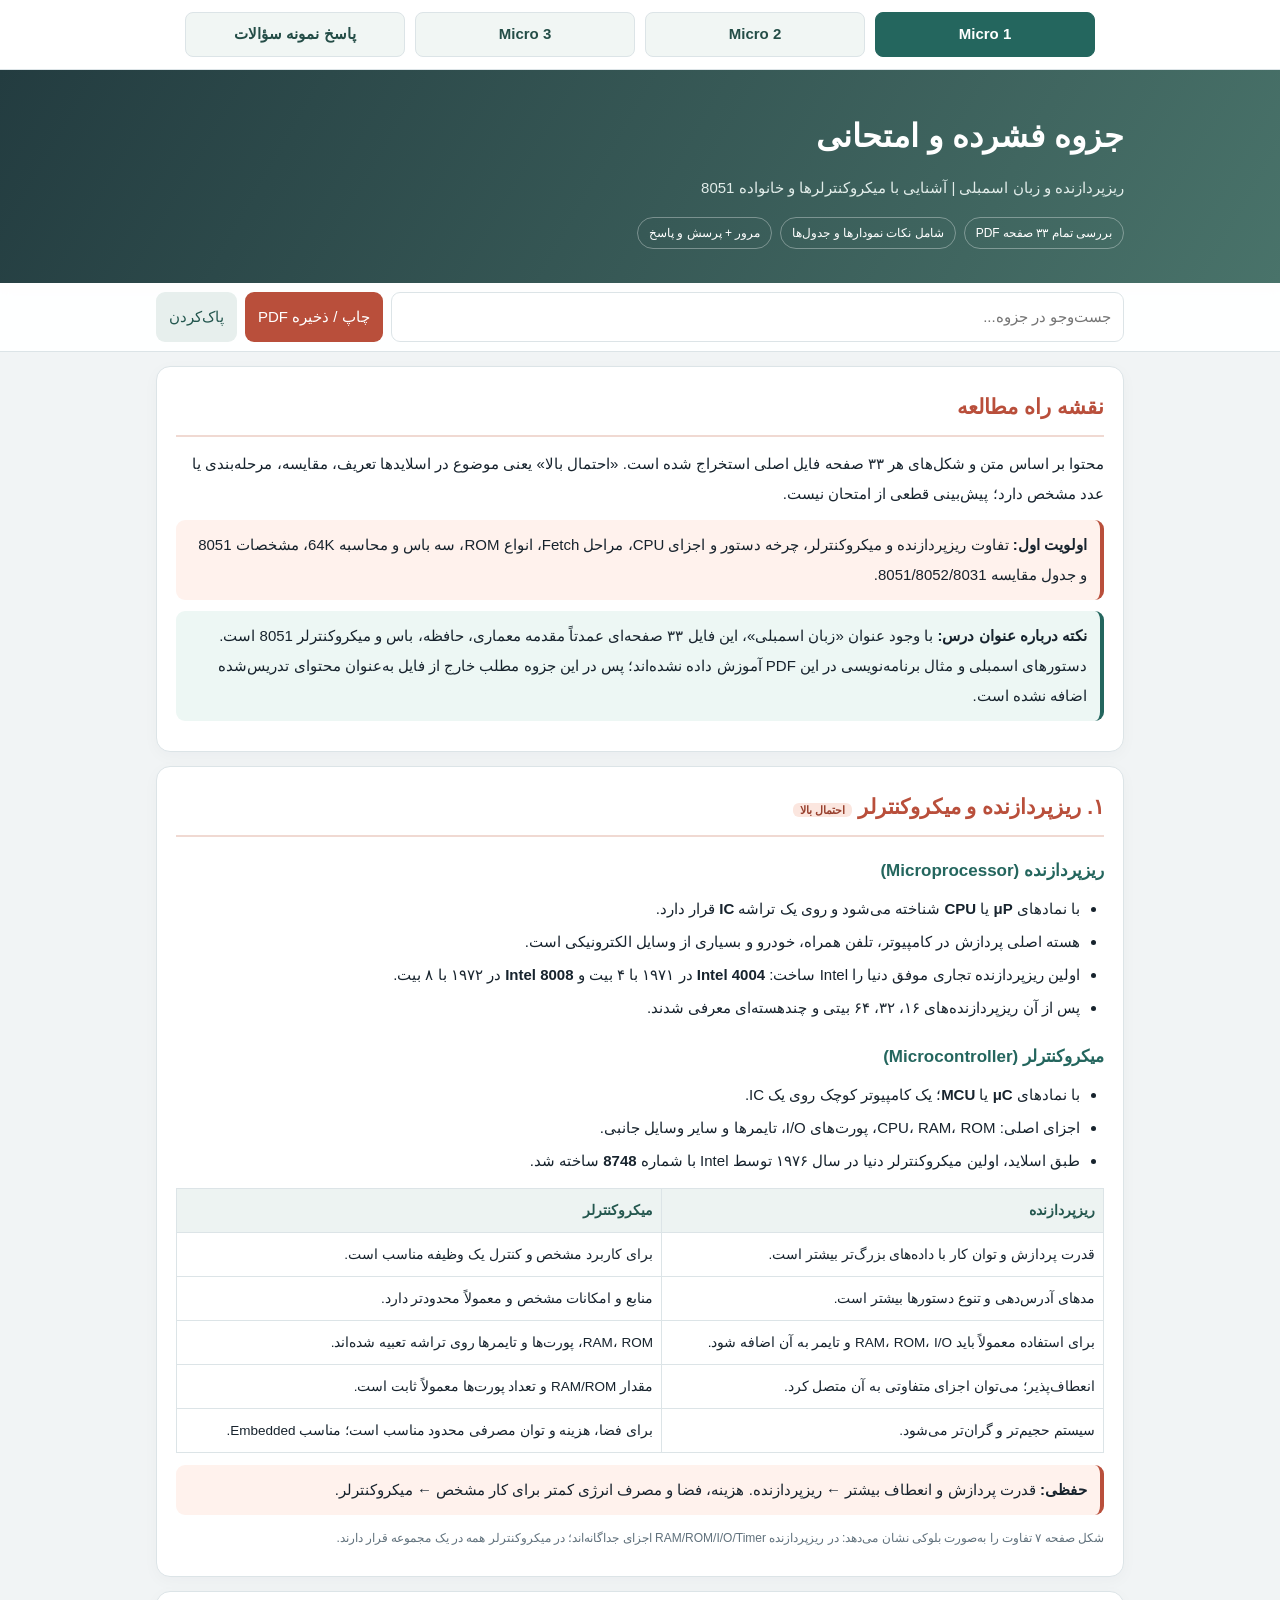
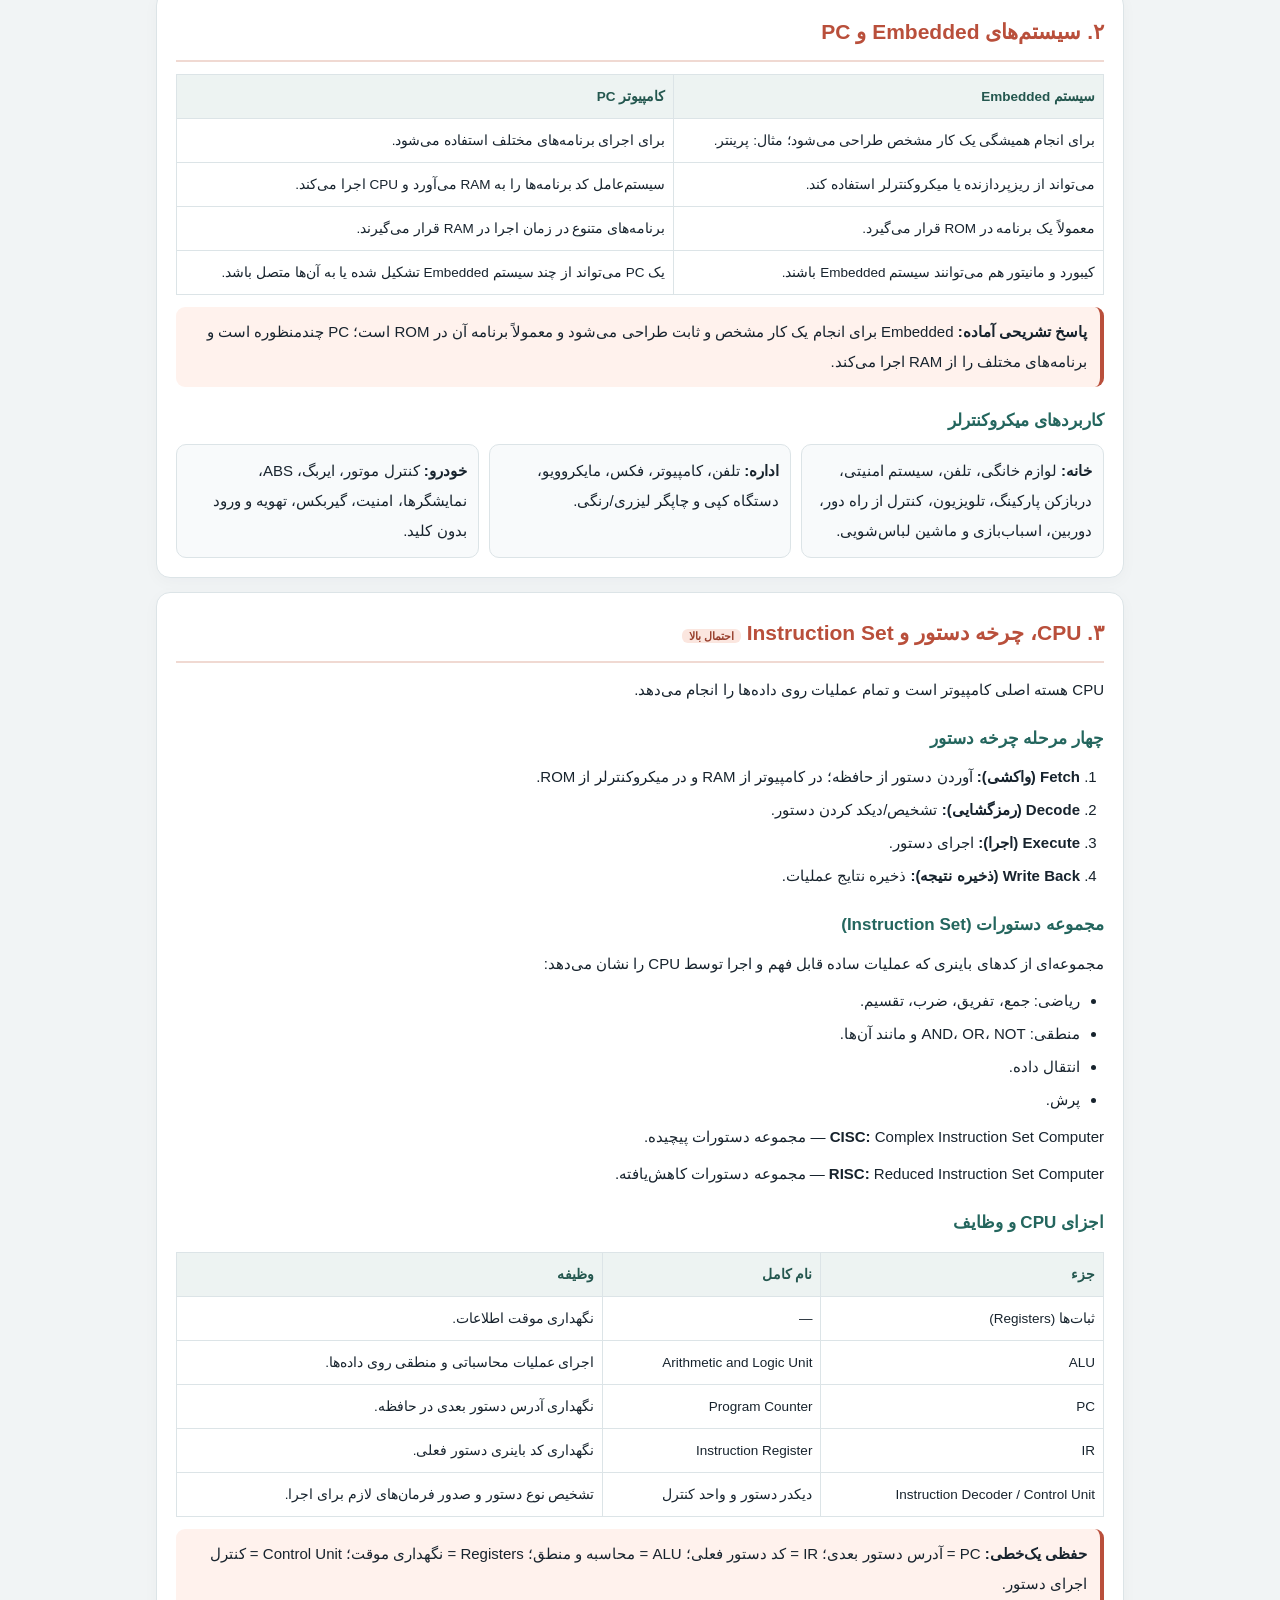
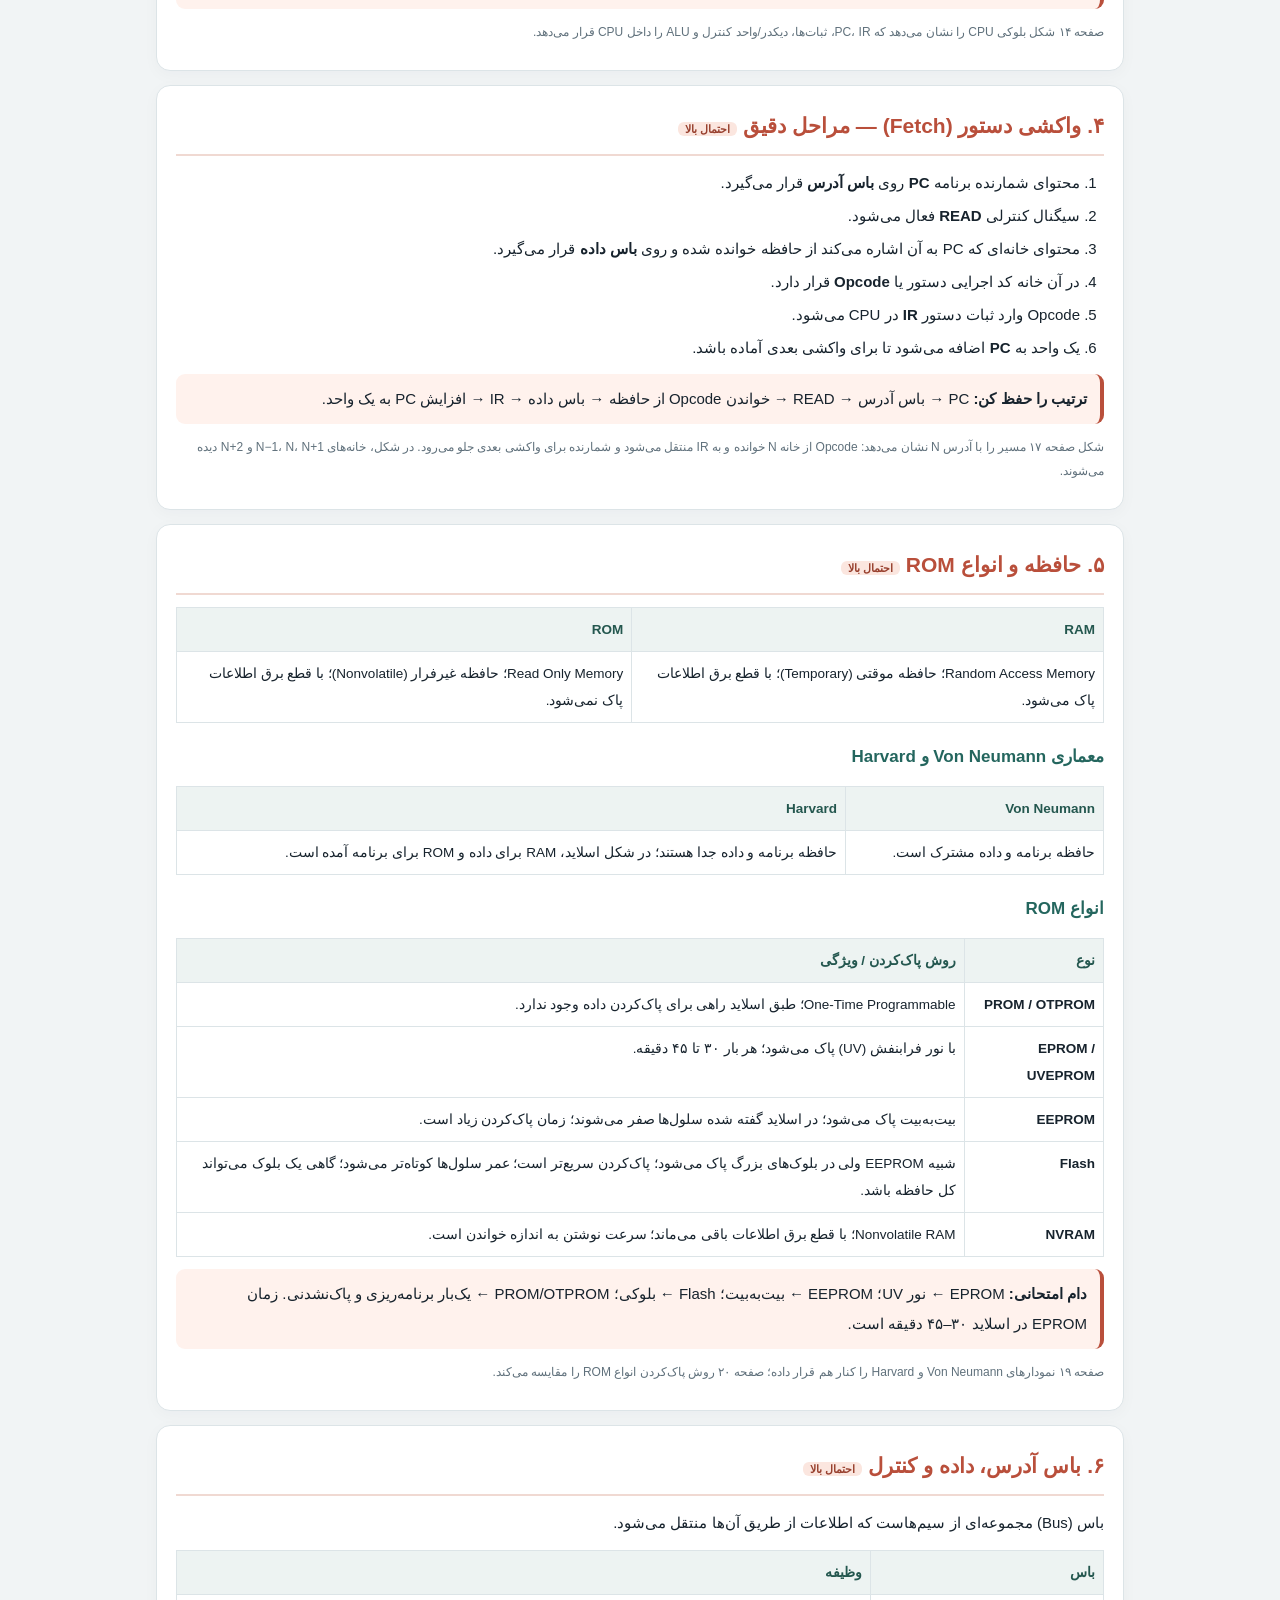
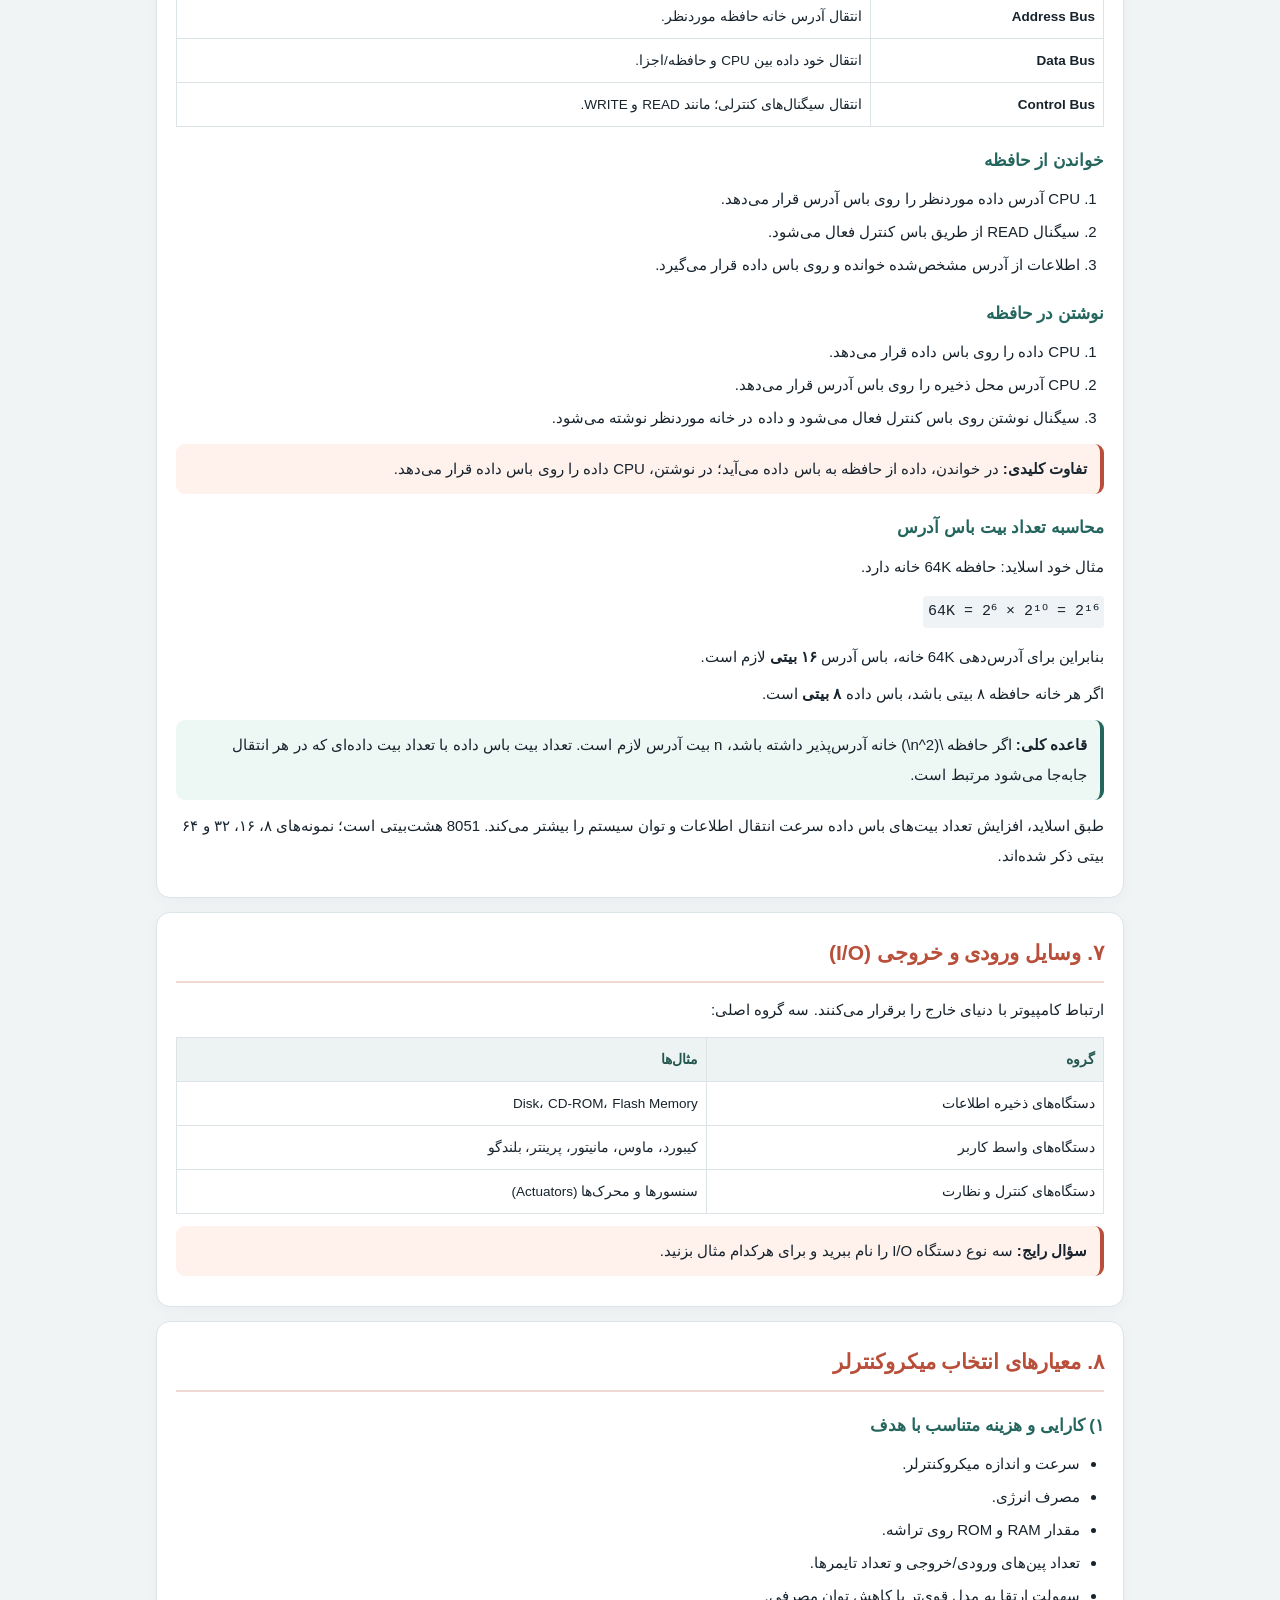
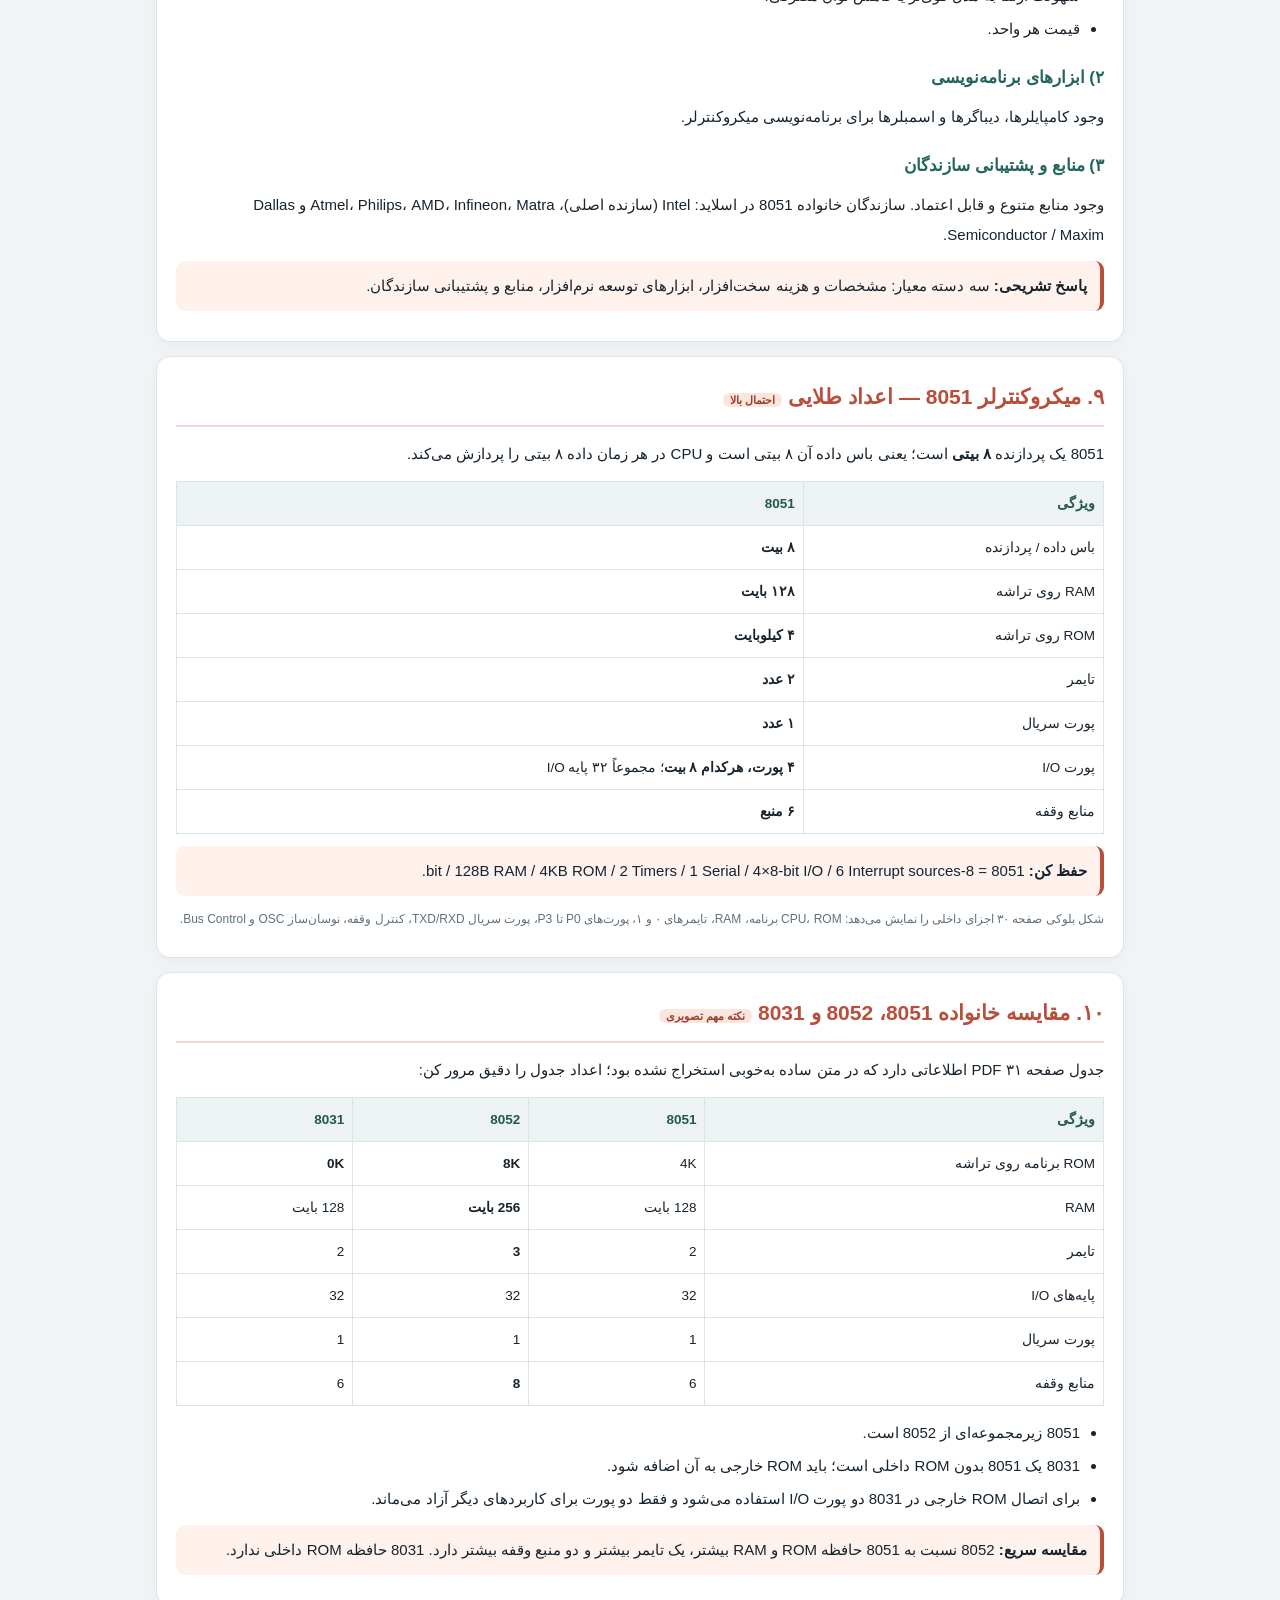
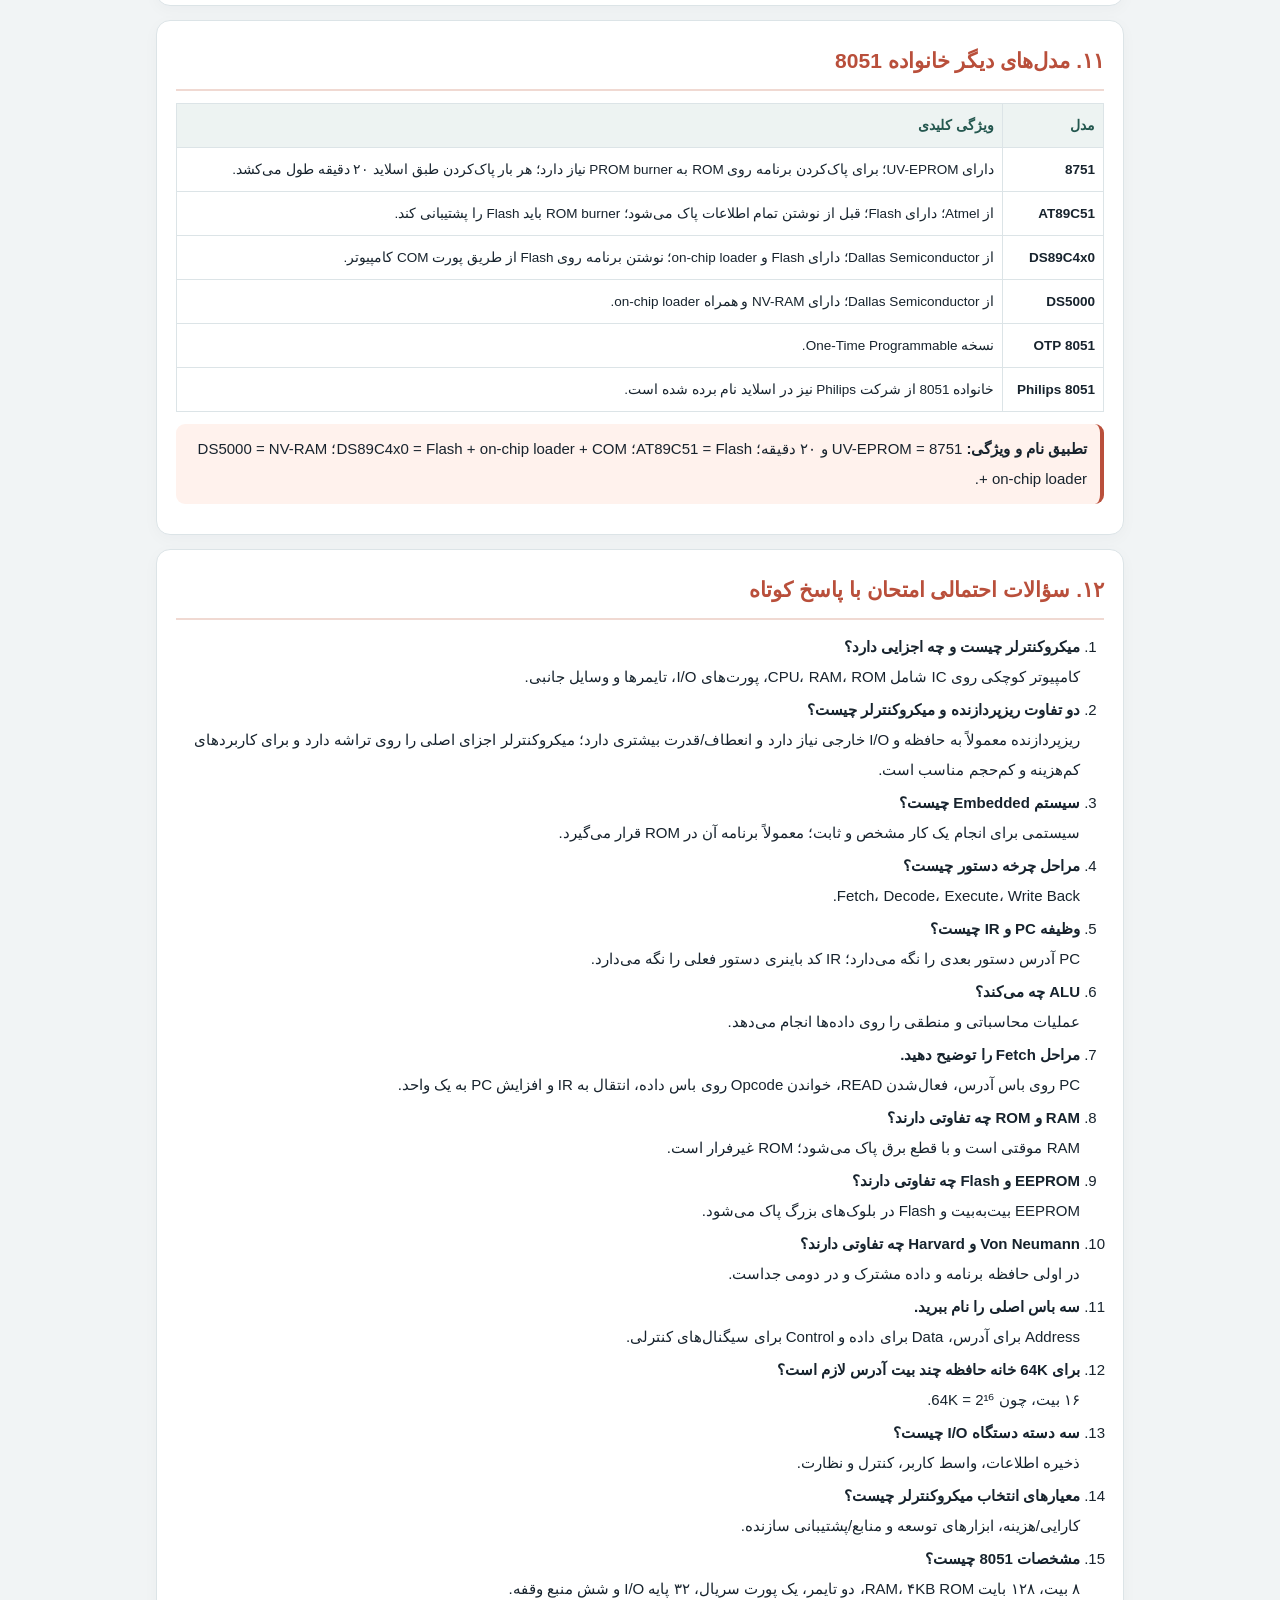
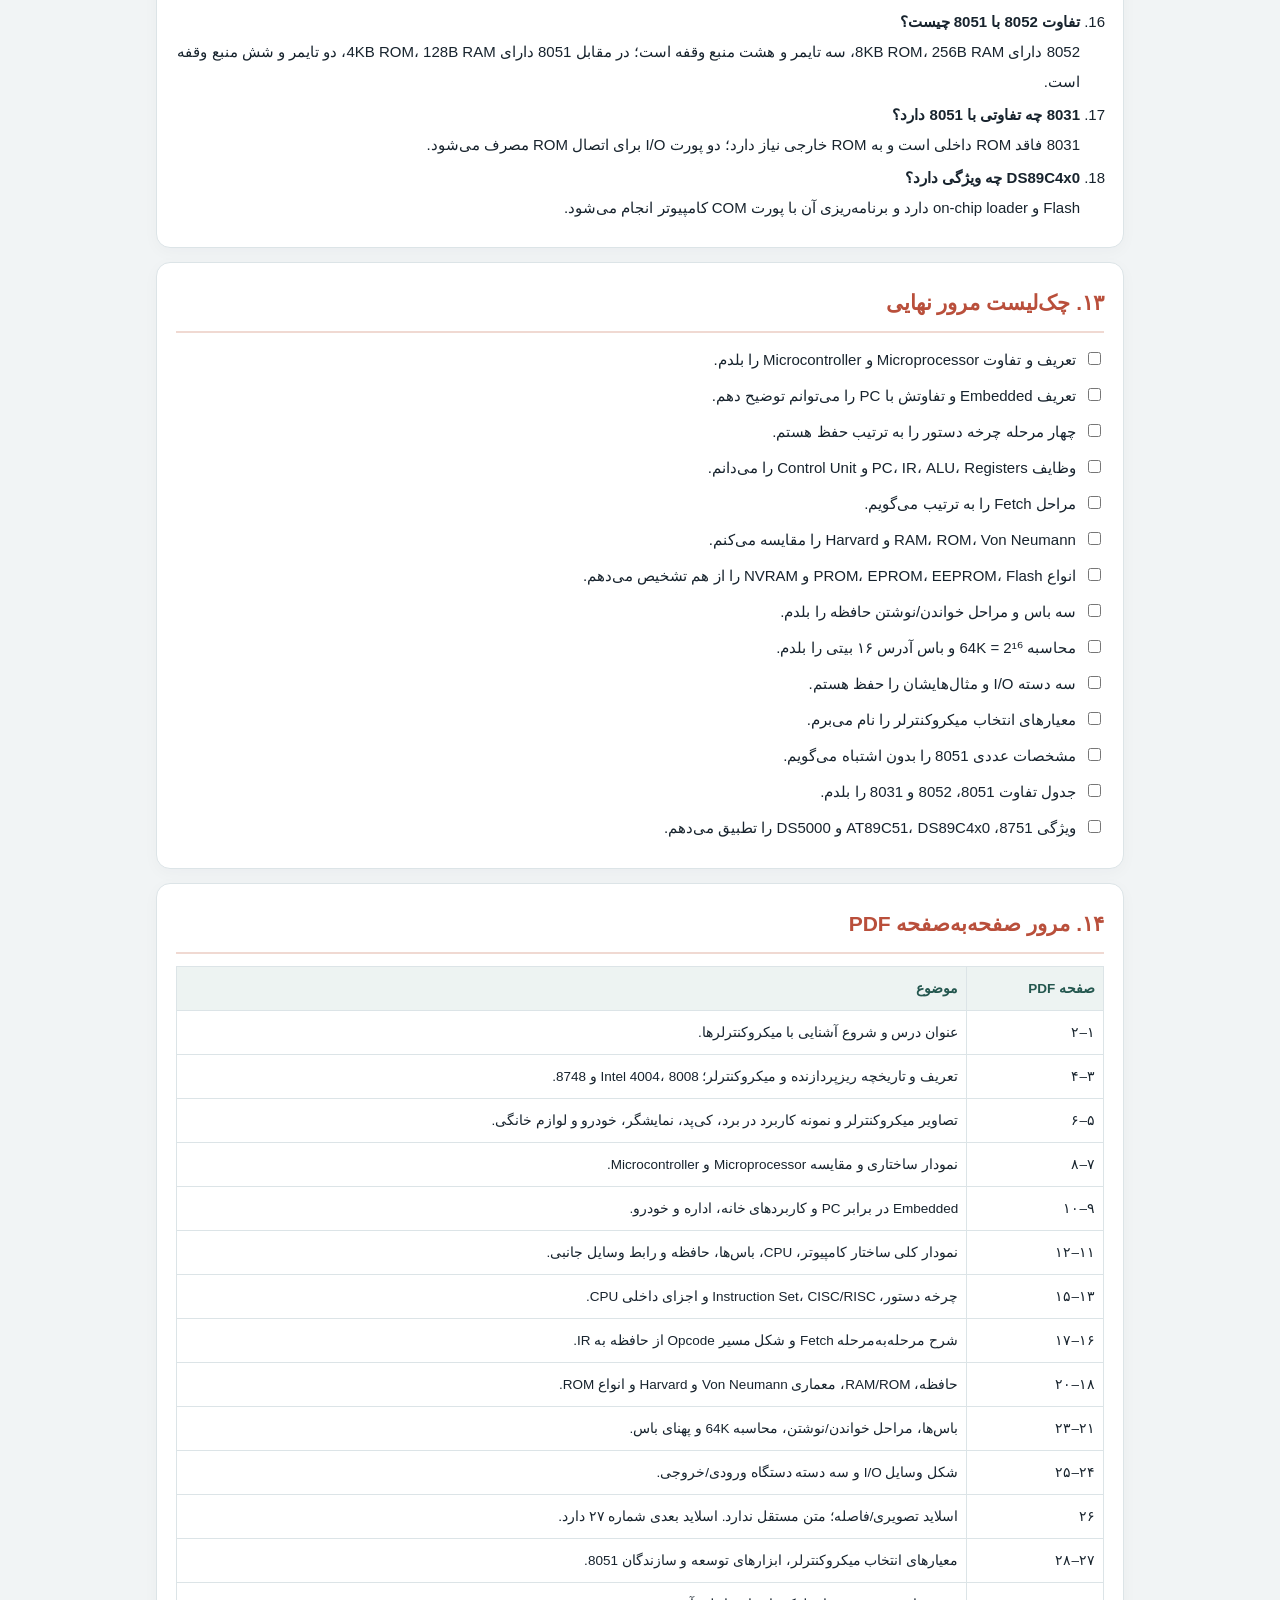
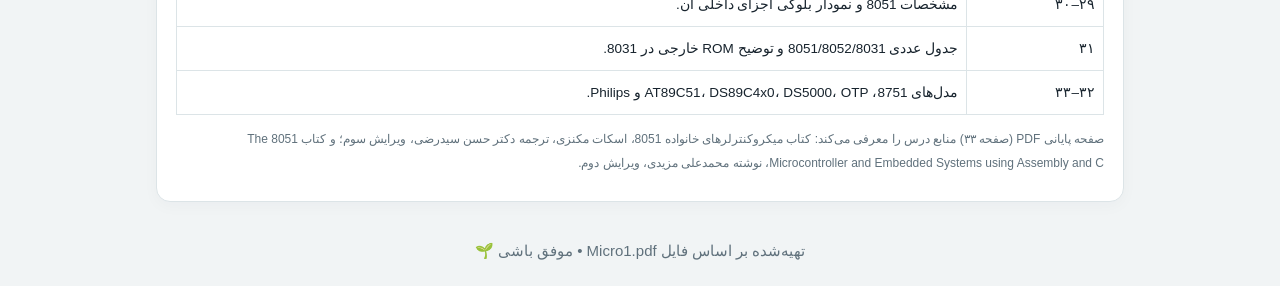
<file: index.html>
<!doctype html>
<html lang="fa" dir="rtl">
<head>
<meta charset="utf-8"><meta name="viewport" content="width=device-width,initial-scale=1">
<title>جزوه شب امتحان | ریزپردازنده و میکروکنترلر</title>
<style>
:root{--ink:#17232d;--muted:#60717c;--paper:#fff;--bg:#f1f4f5;--red:#b94f3b;--teal:#24665e;--line:#dce4e7;--soft:#fff2ed;--mint:#edf7f4}
*{box-sizing:border-box}body{margin:0;background:var(--bg);color:var(--ink);font:15px/2 Tahoma,Arial,sans-serif}
header{background:linear-gradient(120deg,#233c40,#49736a);color:#fff;padding:34px 18px}
.wrap{max-width:1000px;margin:auto;padding:0 16px}h1{font-size:32px;margin:0}header p{margin:5px 0;color:#e1ece9}
.pills{display:flex;gap:8px;flex-wrap:wrap;margin-top:14px}.pill{border:1px solid #ffffff55;border-radius:30px;padding:3px 11px;font-size:12px}
nav{position:sticky;top:0;z-index:3;background:#ffffffed;border-bottom:1px solid var(--line);padding:9px 0;backdrop-filter:blur(7px)}
.tools{display:flex;gap:8px}.tools input{flex:1;min-width:100px;border:1px solid var(--line);border-radius:9px;padding:9px 12px;font:inherit}
button{border:0;border-radius:9px;padding:8px 13px;background:var(--red);color:#fff;font:inherit;cursor:pointer}.secondary{background:#e7efed;color:#24574f}
main{padding:22px 0 45px}.card{background:var(--paper);border:1px solid var(--line);border-radius:14px;padding:19px;margin:14px 0;box-shadow:0 4px 16px #132b3208}
h2{font-size:21px;color:var(--red);margin:0 0 12px;padding-bottom:7px;border-bottom:2px solid #f0d9d2}
h3{font-size:17px;color:var(--teal);margin:17px 0 6px}p{margin:7px 0}ul,ol{padding-right:24px;margin:5px 0}li{margin:3px 0}
.high,.note{padding:10px 13px;border-radius:9px;margin:11px 0}.high{background:var(--soft);border-right:4px solid var(--red)}.note{background:var(--mint);border-right:4px solid var(--teal)}
table{border-collapse:collapse;width:100%;margin:12px 0;font-size:13.5px}td,th{border:1px solid var(--line);padding:8px;text-align:right;vertical-align:top}th{background:#edf3f2;color:#24574f}
.ltr{direction:ltr;unicode-bidi:embed;font-family:Consolas,monospace;background:#f0f3f6;padding:1px 5px;border-radius:4px;display:inline-block}
.tag{font-size:11px;color:#98402e;background:#fbe6df;border-radius:6px;padding:1px 7px}
.grid{display:grid;grid-template-columns:repeat(auto-fit,minmax(200px,1fr));gap:10px}.mini{background:#f8fafb;border:1px solid var(--line);padding:11px;border-radius:10px}
.small{font-size:12px;color:var(--muted)}.check label{display:block;margin:6px 0}.check input{accent-color:var(--red);margin-left:8px}
.hide{display:none!important}footer{text-align:center;color:var(--muted);padding:20px}
@media print{body{background:#fff;font-size:11pt}nav{display:none}header{background:#fff;color:#111;border-bottom:2px solid #555;padding:15px}header p{color:#333}.pill{border-color:#999}.card{box-shadow:none;break-inside:avoid;margin:8px 0;padding:12px}h2{font-size:16pt}.wrap{max-width:none;padding:0 7px}button{display:none}}
</style>
<link rel="stylesheet" href="navbar.css">
</head>
<body>
<nav class="course-nav no-print" aria-label="انتخاب جزوه">
  <div class="course-nav__links">
    <a href="index.html" aria-current="page"><span lang="en" dir="ltr">Micro 1</span></a>
    <a href="micro2_cheatsheet_persian.html"><span lang="en" dir="ltr">Micro 2</span></a>
    <a href="Micro3_cheatsheet_persian.html"><span lang="en" dir="ltr">Micro 3</span></a>
    <a href="exam-answers.html">پاسخ نمونه سؤالات</a>
  </div>
</nav>
<header><div class="wrap"><h1>جزوه فشرده و امتحانی</h1><p>ریزپردازنده و زبان اسمبلی | آشنایی با میکروکنترلرها و خانواده 8051</p>
<div class="pills"><span class="pill">بررسی تمام ۳۳ صفحه PDF</span><span class="pill">شامل نکات نمودارها و جدول‌ها</span><span class="pill">مرور + پرسش و پاسخ</span></div></div></header>
<nav><div class="wrap tools"><input id="q" placeholder="جست‌وجو در جزوه..."><button onclick="print()">چاپ / ذخیره PDF</button><button class="secondary" onclick="q.value='';filter()">پاک‌کردن</button></div></nav>
<main class="wrap" id="main">
<section class="card"><h2>نقشه راه مطالعه</h2>
<p>محتوا بر اساس متن و شکل‌های هر ۳۳ صفحه فایل اصلی استخراج شده است. «احتمال بالا» یعنی موضوع در اسلایدها تعریف، مقایسه، مرحله‌بندی یا عدد مشخص دارد؛ پیش‌بینی قطعی از امتحان نیست.</p>
<div class="high"><b>اولویت اول:</b> تفاوت ریزپردازنده و میکروکنترلر، چرخه دستور و اجزای CPU، مراحل Fetch، انواع ROM، سه باس و محاسبه 64K، مشخصات 8051 و جدول مقایسه 8051/8052/8031.</div>
<div class="note"><b>نکته درباره عنوان درس:</b> با وجود عنوان «زبان اسمبلی»، این فایل ۳۳ صفحه‌ای عمدتاً مقدمه معماری، حافظه، باس و میکروکنترلر 8051 است. دستورهای اسمبلی و مثال برنامه‌نویسی در این PDF آموزش داده نشده‌اند؛ پس در این جزوه مطلب خارج از فایل به‌عنوان محتوای تدریس‌شده اضافه نشده است.</div></section>

<section class="card"><h2>۱. ریزپردازنده و میکروکنترلر <span class="tag">احتمال بالا</span></h2>
<h3>ریزپردازنده (Microprocessor)</h3><ul>
<li>با نمادهای <b>μP</b> یا <b>CPU</b> شناخته می‌شود و روی یک تراشه <b>IC</b> قرار دارد.</li>
<li>هسته اصلی پردازش در کامپیوتر، تلفن همراه، خودرو و بسیاری از وسایل الکترونیکی است.</li>
<li>اولین ریزپردازنده تجاری موفق دنیا را Intel ساخت: <b>Intel 4004</b> در ۱۹۷۱ با ۴ بیت و <b>Intel 8008</b> در ۱۹۷۲ با ۸ بیت.</li>
<li>پس از آن ریزپردازنده‌های ۱۶، ۳۲، ۶۴ بیتی و چند‌هسته‌ای معرفی شدند.</li></ul>
<h3>میکروکنترلر (Microcontroller)</h3><ul><li>با نمادهای <b>μC</b> یا <b>MCU</b>؛ یک کامپیوتر کوچک روی یک IC.</li><li>اجزای اصلی: CPU، RAM، ROM، پورت‌های I/O، تایمرها و سایر وسایل جانبی.</li><li>طبق اسلاید، اولین میکروکنترلر دنیا در سال ۱۹۷۶ توسط Intel با شماره <b>8748</b> ساخته شد.</li></ul>
<table><tr><th>ریزپردازنده</th><th>میکروکنترلر</th></tr>
<tr><td>قدرت پردازش و توان کار با داده‌های بزرگ‌تر بیشتر است.</td><td>برای کاربرد مشخص و کنترل یک وظیفه مناسب است.</td></tr>
<tr><td>مدهای آدرس‌دهی و تنوع دستورها بیشتر است.</td><td>منابع و امکانات مشخص و معمولاً محدودتر دارد.</td></tr>
<tr><td>برای استفاده معمولاً باید RAM، ROM، I/O و تایمر به آن اضافه شود.</td><td>RAM، ROM، پورت‌ها و تایمرها روی تراشه تعبیه شده‌اند.</td></tr>
<tr><td>انعطاف‌پذیر؛ می‌توان اجزای متفاوتی به آن متصل کرد.</td><td>مقدار RAM/ROM و تعداد پورت‌ها معمولاً ثابت است.</td></tr>
<tr><td>سیستم حجیم‌تر و گران‌تر می‌شود.</td><td>برای فضا، هزینه و توان مصرفی محدود مناسب است؛ مناسب Embedded.</td></tr></table>
<div class="high"><b>حفظی:</b> قدرت پردازش و انعطاف بیشتر ← ریزپردازنده. هزینه، فضا و مصرف انرژی کمتر برای کار مشخص ← میکروکنترلر.</div>
<p class="small">شکل صفحه ۷ تفاوت را به‌صورت بلوکی نشان می‌دهد: در ریزپردازنده RAM/ROM/I/O/Timer اجزای جداگانه‌اند؛ در میکروکنترلر همه در یک مجموعه قرار دارند.</p></section>

<section class="card"><h2>۲. سیستم‌های Embedded و PC</h2>
<table><tr><th>سیستم Embedded</th><th>کامپیوتر PC</th></tr>
<tr><td>برای انجام همیشگی یک کار مشخص طراحی می‌شود؛ مثال: پرینتر.</td><td>برای اجرای برنامه‌های مختلف استفاده می‌شود.</td></tr>
<tr><td>می‌تواند از ریزپردازنده یا میکروکنترلر استفاده کند.</td><td>سیستم‌عامل کد برنامه‌ها را به RAM می‌آورد و CPU اجرا می‌کند.</td></tr>
<tr><td>معمولاً یک برنامه در ROM قرار می‌گیرد.</td><td>برنامه‌های متنوع در زمان اجرا در RAM قرار می‌گیرند.</td></tr>
<tr><td>کیبورد و مانیتور هم می‌توانند سیستم Embedded باشند.</td><td>یک PC می‌تواند از چند سیستم Embedded تشکیل شده یا به آن‌ها متصل باشد.</td></tr></table>
<div class="high"><b>پاسخ تشریحی آماده:</b> Embedded برای انجام یک کار مشخص و ثابت طراحی می‌شود و معمولاً برنامه آن در ROM است؛ PC چندمنظوره است و برنامه‌های مختلف را از RAM اجرا می‌کند.</div>
<h3>کاربردهای میکروکنترلر</h3><div class="grid">
<div class="mini"><b>خانه:</b> لوازم خانگی، تلفن، سیستم امنیتی، دربازکن پارکینگ، تلویزیون، کنترل از راه دور، دوربین، اسباب‌بازی و ماشین لباس‌شویی.</div>
<div class="mini"><b>اداره:</b> تلفن، کامپیوتر، فکس، مایکروویو، دستگاه کپی و چاپگر لیزری/رنگی.</div>
<div class="mini"><b>خودرو:</b> کنترل موتور، ایربگ، ABS، نمایشگرها، امنیت، گیربکس، تهویه و ورود بدون کلید.</div></div></section>

<section class="card"><h2>۳. CPU، چرخه دستور و Instruction Set <span class="tag">احتمال بالا</span></h2>
<p>CPU هسته اصلی کامپیوتر است و تمام عملیات روی داده‌ها را انجام می‌دهد.</p>
<h3>چهار مرحله چرخه دستور</h3><ol><li><b>Fetch (واکشی):</b> آوردن دستور از حافظه؛ در کامپیوتر از RAM و در میکروکنترلر از ROM.</li><li><b>Decode (رمزگشایی):</b> تشخیص/دیکد کردن دستور.</li><li><b>Execute (اجرا):</b> اجرای دستور.</li><li><b>Write Back (ذخیره نتیجه):</b> ذخیره نتایج عملیات.</li></ol>
<h3>مجموعه دستورات (Instruction Set)</h3><p>مجموعه‌ای از کدهای باینری که عملیات ساده قابل فهم و اجرا توسط CPU را نشان می‌دهد:</p>
<ul><li>ریاضی: جمع، تفریق، ضرب، تقسیم.</li><li>منطقی: AND، OR، NOT و مانند آن‌ها.</li><li>انتقال داده.</li><li>پرش.</li></ul>
<p><b>CISC:</b> Complex Instruction Set Computer — مجموعه دستورات پیچیده.</p><p><b>RISC:</b> Reduced Instruction Set Computer — مجموعه دستورات کاهش‌یافته.</p>
<h3>اجزای CPU و وظایف</h3><table><tr><th>جزء</th><th>نام کامل</th><th>وظیفه</th></tr>
<tr><td>ثبات‌ها (Registers)</td><td>—</td><td>نگهداری موقت اطلاعات.</td></tr>
<tr><td>ALU</td><td>Arithmetic and Logic Unit</td><td>اجرای عملیات محاسباتی و منطقی روی داده‌ها.</td></tr>
<tr><td>PC</td><td>Program Counter</td><td>نگهداری آدرس دستور بعدی در حافظه.</td></tr>
<tr><td>IR</td><td>Instruction Register</td><td>نگهداری کد باینری دستور فعلی.</td></tr>
<tr><td>Instruction Decoder / Control Unit</td><td>دیکدر دستور و واحد کنترل</td><td>تشخیص نوع دستور و صدور فرمان‌های لازم برای اجرا.</td></tr></table>
<div class="high"><b>حفظی یک‌خطی:</b> PC = آدرس دستور بعدی؛ IR = کد دستور فعلی؛ ALU = محاسبه و منطق؛ Registers = نگهداری موقت؛ Control Unit = کنترل اجرای دستور.</div>
<p class="small">صفحه ۱۴ شکل بلوکی CPU را نشان می‌دهد که PC، IR، ثبات‌ها، دیکدر/واحد کنترل و ALU را داخل CPU قرار می‌دهد.</p></section>

<section class="card"><h2>۴. واکشی دستور (Fetch) — مراحل دقیق <span class="tag">احتمال بالا</span></h2>
<ol><li>محتوای شمارنده برنامه <b>PC</b> روی <b>باس آدرس</b> قرار می‌گیرد.</li><li>سیگنال کنترلی <b>READ</b> فعال می‌شود.</li><li>محتوای خانه‌ای که PC به آن اشاره می‌کند از حافظه خوانده شده و روی <b>باس داده</b> قرار می‌گیرد.</li><li>در آن خانه کد اجرایی دستور یا <b>Opcode</b> قرار دارد.</li><li>Opcode وارد ثبات دستور <b>IR</b> در CPU می‌شود.</li><li>یک واحد به <b>PC</b> اضافه می‌شود تا برای واکشی بعدی آماده باشد.</li></ol>
<div class="high"><b>ترتیب را حفظ کن:</b> PC → باس آدرس → READ → خواندن Opcode از حافظه → باس داده → IR → افزایش PC به یک واحد.</div>
<p class="small">شکل صفحه ۱۷ مسیر را با آدرس N نشان می‌دهد: Opcode از خانه N خوانده و به IR منتقل می‌شود و شمارنده برای واکشی بعدی جلو می‌رود. در شکل، خانه‌های N−1، N، N+1 و N+2 دیده می‌شوند.</p></section>

<section class="card"><h2>۵. حافظه و انواع ROM <span class="tag">احتمال بالا</span></h2>
<table><tr><th>RAM</th><th>ROM</th></tr><tr><td>Random Access Memory؛ حافظه موقتی (Temporary)؛ با قطع برق اطلاعات پاک می‌شود.</td><td>Read Only Memory؛ حافظه غیرفرار (Nonvolatile)؛ با قطع برق اطلاعات پاک نمی‌شود.</td></tr></table>
<h3>معماری Von Neumann و Harvard</h3><table><tr><th>Von Neumann</th><th>Harvard</th></tr><tr><td>حافظه برنامه و داده مشترک است.</td><td>حافظه برنامه و داده جدا هستند؛ در شکل اسلاید، RAM برای داده و ROM برای برنامه آمده است.</td></tr></table>
<h3>انواع ROM</h3><table><tr><th>نوع</th><th>روش پاک‌کردن / ویژگی</th></tr>
<tr><td><b>PROM / OTPROM</b></td><td>One-Time Programmable؛ طبق اسلاید راهی برای پاک‌کردن داده وجود ندارد.</td></tr>
<tr><td><b>EPROM / UVEPROM</b></td><td>با نور فرابنفش (UV) پاک می‌شود؛ هر بار ۳۰ تا ۴۵ دقیقه.</td></tr>
<tr><td><b>EEPROM</b></td><td>بیت‌به‌بیت پاک می‌شود؛ در اسلاید گفته شده سلول‌ها صفر می‌شوند؛ زمان پاک‌کردن زیاد است.</td></tr>
<tr><td><b>Flash</b></td><td>شبیه EEPROM ولی در بلوک‌های بزرگ پاک می‌شود؛ پاک‌کردن سریع‌تر است؛ عمر سلول‌ها کوتاه‌تر می‌شود؛ گاهی یک بلوک می‌تواند کل حافظه باشد.</td></tr>
<tr><td><b>NVRAM</b></td><td>Nonvolatile RAM؛ با قطع برق اطلاعات باقی می‌ماند؛ سرعت نوشتن به اندازه خواندن است.</td></tr></table>
<div class="high"><b>دام امتحانی:</b> EPROM ← نور UV؛ EEPROM ← بیت‌به‌بیت؛ Flash ← بلوکی؛ PROM/OTPROM ← یک‌بار برنامه‌ریزی و پاک‌نشدنی. زمان EPROM در اسلاید ۳۰–۴۵ دقیقه است.</div>
<p class="small">صفحه ۱۹ نمودارهای Von Neumann و Harvard را کنار هم قرار داده؛ صفحه ۲۰ روش پاک‌کردن انواع ROM را مقایسه می‌کند.</p></section>

<section class="card"><h2>۶. باس آدرس، داده و کنترل <span class="tag">احتمال بالا</span></h2>
<p>باس (Bus) مجموعه‌ای از سیم‌هاست که اطلاعات از طریق آن‌ها منتقل می‌شود.</p>
<table><tr><th>باس</th><th>وظیفه</th></tr><tr><td><b>Address Bus</b></td><td>انتقال آدرس خانه حافظه موردنظر.</td></tr><tr><td><b>Data Bus</b></td><td>انتقال خود داده بین CPU و حافظه/اجزا.</td></tr><tr><td><b>Control Bus</b></td><td>انتقال سیگنال‌های کنترلی؛ مانند READ و WRITE.</td></tr></table>
<h3>خواندن از حافظه</h3><ol><li>CPU آدرس داده موردنظر را روی باس آدرس قرار می‌دهد.</li><li>سیگنال READ از طریق باس کنترل فعال می‌شود.</li><li>اطلاعات از آدرس مشخص‌شده خوانده و روی باس داده قرار می‌گیرد.</li></ol>
<h3>نوشتن در حافظه</h3><ol><li>CPU داده را روی باس داده قرار می‌دهد.</li><li>CPU آدرس محل ذخیره را روی باس آدرس قرار می‌دهد.</li><li>سیگنال نوشتن روی باس کنترل فعال می‌شود و داده در خانه موردنظر نوشته می‌شود.</li></ol>
<div class="high"><b>تفاوت کلیدی:</b> در خواندن، داده از حافظه به باس داده می‌آید؛ در نوشتن، CPU داده را روی باس داده قرار می‌دهد.</div>
<h3>محاسبه تعداد بیت باس آدرس</h3><p>مثال خود اسلاید: حافظه 64K خانه دارد.</p><p class="ltr">64K = 2⁶ × 2¹⁰ = 2¹⁶</p><p>بنابراین برای آدرس‌دهی 64K خانه، باس آدرس <b>۱۶ بیتی</b> لازم است.</p>
<p>اگر هر خانه حافظه ۸ بیتی باشد، باس داده <b>۸ بیتی</b> است.</p>
<div class="note"><b>قاعده کلی:</b> اگر حافظه \(2^n\) خانه آدرس‌پذیر داشته باشد، n بیت آدرس لازم است. تعداد بیت باس داده با تعداد بیت داده‌ای که در هر انتقال جابه‌جا می‌شود مرتبط است.</div>
<p>طبق اسلاید، افزایش تعداد بیت‌های باس داده سرعت انتقال اطلاعات و توان سیستم را بیشتر می‌کند. 8051 هشت‌بیتی است؛ نمونه‌های ۸، ۱۶، ۳۲ و ۶۴ بیتی ذکر شده‌اند.</p></section>

<section class="card"><h2>۷. وسایل ورودی و خروجی (I/O)</h2><p>ارتباط کامپیوتر با دنیای خارج را برقرار می‌کنند. سه گروه اصلی:</p>
<table><tr><th>گروه</th><th>مثال‌ها</th></tr><tr><td>دستگاه‌های ذخیره اطلاعات</td><td>Disk، CD-ROM، Flash Memory</td></tr><tr><td>دستگاه‌های واسط کاربر</td><td>کیبورد، ماوس، مانیتور، پرینتر، بلندگو</td></tr><tr><td>دستگاه‌های کنترل و نظارت</td><td>سنسورها و محرک‌ها (Actuators)</td></tr></table>
<div class="high"><b>سؤال رایج:</b> سه نوع دستگاه I/O را نام ببرید و برای هرکدام مثال بزنید.</div></section>

<section class="card"><h2>۸. معیارهای انتخاب میکروکنترلر</h2>
<h3>۱) کارایی و هزینه متناسب با هدف</h3><ul><li>سرعت و اندازه میکروکنترلر.</li><li>مصرف انرژی.</li><li>مقدار RAM و ROM روی تراشه.</li><li>تعداد پین‌های ورودی/خروجی و تعداد تایمرها.</li><li>سهولت ارتقا به مدل قوی‌تر یا کاهش توان مصرفی.</li><li>قیمت هر واحد.</li></ul>
<h3>۲) ابزارهای برنامه‌نویسی</h3><p>وجود کامپایلرها، دیباگرها و اسمبلرها برای برنامه‌نویسی میکروکنترلر.</p>
<h3>۳) منابع و پشتیبانی سازندگان</h3><p>وجود منابع متنوع و قابل اعتماد. سازندگان خانواده 8051 در اسلاید: Intel (سازنده اصلی)، Atmel، Philips، AMD، Infineon، Matra و Dallas Semiconductor / Maxim.</p>
<div class="high"><b>پاسخ تشریحی:</b> سه دسته معیار: مشخصات و هزینه سخت‌افزار، ابزارهای توسعه نرم‌افزار، منابع و پشتیبانی سازندگان.</div></section>

<section class="card"><h2>۹. میکروکنترلر 8051 — اعداد طلایی <span class="tag">احتمال بالا</span></h2>
<p>8051 یک پردازنده <b>۸ بیتی</b> است؛ یعنی باس داده آن ۸ بیتی است و CPU در هر زمان داده ۸ بیتی را پردازش می‌کند.</p>
<table><tr><th>ویژگی</th><th>8051</th></tr><tr><td>باس داده / پردازنده</td><td><b>۸ بیت</b></td></tr><tr><td>RAM روی تراشه</td><td><b>۱۲۸ بایت</b></td></tr><tr><td>ROM روی تراشه</td><td><b>۴ کیلوبایت</b></td></tr><tr><td>تایمر</td><td><b>۲ عدد</b></td></tr><tr><td>پورت سریال</td><td><b>۱ عدد</b></td></tr><tr><td>پورت I/O</td><td><b>۴ پورت، هرکدام ۸ بیت</b>؛ مجموعاً ۳۲ پایه I/O</td></tr><tr><td>منابع وقفه</td><td><b>۶ منبع</b></td></tr></table>
<div class="high"><b>حفظ کن:</b> 8051 = 8-bit / 128B RAM / 4KB ROM / 2 Timers / 1 Serial / 4×8-bit I/O / 6 Interrupt sources.</div>
<p class="small">شکل بلوکی صفحه ۳۰ اجزای داخلی را نمایش می‌دهد: CPU، ROM برنامه، RAM، تایمرهای ۰ و ۱، پورت‌های P0 تا P3، پورت سریال TXD/RXD، کنترل وقفه، نوسان‌ساز OSC و Bus Control.</p></section>

<section class="card"><h2>۱۰. مقایسه خانواده 8051، 8052 و 8031 <span class="tag">نکته مهم تصویری</span></h2>
<p>جدول صفحه ۳۱ PDF اطلاعاتی دارد که در متن ساده به‌خوبی استخراج نشده بود؛ اعداد جدول را دقیق مرور کن:</p>
<table><tr><th>ویژگی</th><th>8051</th><th>8052</th><th>8031</th></tr>
<tr><td>ROM برنامه روی تراشه</td><td>4K</td><td><b>8K</b></td><td><b>0K</b></td></tr>
<tr><td>RAM</td><td>128 بایت</td><td><b>256 بایت</b></td><td>128 بایت</td></tr>
<tr><td>تایمر</td><td>2</td><td><b>3</b></td><td>2</td></tr>
<tr><td>پایه‌های I/O</td><td>32</td><td>32</td><td>32</td></tr>
<tr><td>پورت سریال</td><td>1</td><td>1</td><td>1</td></tr>
<tr><td>منابع وقفه</td><td>6</td><td><b>8</b></td><td>6</td></tr></table>
<ul><li>8051 زیرمجموعه‌ای از 8052 است.</li><li>8031 یک 8051 بدون ROM داخلی است؛ باید ROM خارجی به آن اضافه شود.</li><li>برای اتصال ROM خارجی در 8031 دو پورت I/O استفاده می‌شود و فقط دو پورت برای کاربردهای دیگر آزاد می‌ماند.</li></ul>
<div class="high"><b>مقایسه سریع:</b> 8052 نسبت به 8051 حافظه ROM و RAM بیشتر، یک تایمر بیشتر و دو منبع وقفه بیشتر دارد. 8031 حافظه ROM داخلی ندارد.</div></section>

<section class="card"><h2>۱۱. مدل‌های دیگر خانواده 8051</h2>
<table><tr><th>مدل</th><th>ویژگی کلیدی</th></tr>
<tr><td><b>8751</b></td><td>دارای UV-EPROM؛ برای پاک‌کردن برنامه روی ROM به PROM burner نیاز دارد؛ هر بار پاک‌کردن طبق اسلاید ۲۰ دقیقه طول می‌کشد.</td></tr>
<tr><td><b>AT89C51</b></td><td>از Atmel؛ دارای Flash؛ قبل از نوشتن تمام اطلاعات پاک می‌شود؛ ROM burner باید Flash را پشتیبانی کند.</td></tr>
<tr><td><b>DS89C4x0</b></td><td>از Dallas Semiconductor؛ دارای Flash و on-chip loader؛ نوشتن برنامه روی Flash از طریق پورت COM کامپیوتر.</td></tr>
<tr><td><b>DS5000</b></td><td>از Dallas Semiconductor؛ دارای NV-RAM و همراه on-chip loader.</td></tr>
<tr><td><b>8051 OTP</b></td><td>نسخه One-Time Programmable.</td></tr>
<tr><td><b>Philips 8051</b></td><td>خانواده 8051 از شرکت Philips نیز در اسلاید نام برده شده است.</td></tr></table>
<div class="high"><b>تطبیق نام و ویژگی:</b> 8751 = UV-EPROM و ۲۰ دقیقه؛ AT89C51 = Flash؛ DS89C4x0 = Flash + on-chip loader + COM؛ DS5000 = NV-RAM + on-chip loader.</div></section>

<section class="card"><h2>۱۲. سؤالات احتمالی امتحان با پاسخ کوتاه</h2>
<ol>
<li><b>میکروکنترلر چیست و چه اجزایی دارد؟</b><br>کامپیوتر کوچکی روی IC شامل CPU، RAM، ROM، پورت‌های I/O، تایمرها و وسایل جانبی.</li>
<li><b>دو تفاوت ریزپردازنده و میکروکنترلر چیست؟</b><br>ریزپردازنده معمولاً به حافظه و I/O خارجی نیاز دارد و انعطاف/قدرت بیشتری دارد؛ میکروکنترلر اجزای اصلی را روی تراشه دارد و برای کاربردهای کم‌هزینه و کم‌حجم مناسب است.</li>
<li><b>سیستم Embedded چیست؟</b><br>سیستمی برای انجام یک کار مشخص و ثابت؛ معمولاً برنامه آن در ROM قرار می‌گیرد.</li>
<li><b>مراحل چرخه دستور چیست؟</b><br>Fetch، Decode، Execute، Write Back.</li>
<li><b>وظیفه PC و IR چیست؟</b><br>PC آدرس دستور بعدی را نگه می‌دارد؛ IR کد باینری دستور فعلی را نگه می‌دارد.</li>
<li><b>ALU چه می‌کند؟</b><br>عملیات محاسباتی و منطقی را روی داده‌ها انجام می‌دهد.</li>
<li><b>مراحل Fetch را توضیح دهید.</b><br>PC روی باس آدرس، فعال‌شدن READ، خواندن Opcode روی باس داده، انتقال به IR و افزایش PC به یک واحد.</li>
<li><b>RAM و ROM چه تفاوتی دارند؟</b><br>RAM موقتی است و با قطع برق پاک می‌شود؛ ROM غیرفرار است.</li>
<li><b>EEPROM و Flash چه تفاوتی دارند؟</b><br>EEPROM بیت‌به‌بیت و Flash در بلوک‌های بزرگ پاک می‌شود.</li>
<li><b>Von Neumann و Harvard چه تفاوتی دارند؟</b><br>در اولی حافظه برنامه و داده مشترک و در دومی جداست.</li>
<li><b>سه باس اصلی را نام ببرید.</b><br>Address برای آدرس، Data برای داده و Control برای سیگنال‌های کنترلی.</li>
<li><b>برای 64K خانه حافظه چند بیت آدرس لازم است؟</b><br>۱۶ بیت، چون 64K = 2¹⁶.</li>
<li><b>سه دسته دستگاه I/O چیست؟</b><br>ذخیره اطلاعات، واسط کاربر، کنترل و نظارت.</li>
<li><b>معیارهای انتخاب میکروکنترلر چیست؟</b><br>کارایی/هزینه، ابزارهای توسعه و منابع/پشتیبانی سازنده.</li>
<li><b>مشخصات 8051 چیست؟</b><br>۸ بیت، ۱۲۸ بایت RAM، ۴KB ROM، دو تایمر، یک پورت سریال، ۳۲ پایه I/O و شش منبع وقفه.</li>
<li><b>تفاوت 8052 با 8051 چیست؟</b><br>8052 دارای 8KB ROM، 256B RAM، سه تایمر و هشت منبع وقفه است؛ در مقابل 8051 دارای 4KB ROM، 128B RAM، دو تایمر و شش منبع وقفه است.</li>
<li><b>8031 چه تفاوتی با 8051 دارد؟</b><br>8031 فاقد ROM داخلی است و به ROM خارجی نیاز دارد؛ دو پورت I/O برای اتصال ROM مصرف می‌شود.</li>
<li><b>DS89C4x0 چه ویژگی دارد؟</b><br>Flash و on-chip loader دارد و برنامه‌ریزی آن با پورت COM کامپیوتر انجام می‌شود.</li>
</ol></section>

<section class="card check"><h2>۱۳. چک‌لیست مرور نهایی</h2>
<label><input type="checkbox"> تعریف و تفاوت Microprocessor و Microcontroller را بلدم.</label>
<label><input type="checkbox"> تعریف Embedded و تفاوتش با PC را می‌توانم توضیح دهم.</label>
<label><input type="checkbox"> چهار مرحله چرخه دستور را به ترتیب حفظ هستم.</label>
<label><input type="checkbox"> وظایف PC، IR، ALU، Registers و Control Unit را می‌دانم.</label>
<label><input type="checkbox"> مراحل Fetch را به ترتیب می‌گویم.</label>
<label><input type="checkbox"> RAM، ROM، Von Neumann و Harvard را مقایسه می‌کنم.</label>
<label><input type="checkbox"> انواع PROM، EPROM، EEPROM، Flash و NVRAM را از هم تشخیص می‌دهم.</label>
<label><input type="checkbox"> سه باس و مراحل خواندن/نوشتن حافظه را بلدم.</label>
<label><input type="checkbox"> محاسبه 64K = 2¹⁶ و باس آدرس ۱۶ بیتی را بلدم.</label>
<label><input type="checkbox"> سه دسته I/O و مثال‌هایشان را حفظ هستم.</label>
<label><input type="checkbox"> معیارهای انتخاب میکروکنترلر را نام می‌برم.</label>
<label><input type="checkbox"> مشخصات عددی 8051 را بدون اشتباه می‌گویم.</label>
<label><input type="checkbox"> جدول تفاوت 8051، 8052 و 8031 را بلدم.</label>
<label><input type="checkbox"> ویژگی 8751، AT89C51، DS89C4x0 و DS5000 را تطبیق می‌دهم.</label>
</section>

<section class="card"><h2>۱۴. مرور صفحه‌به‌صفحه PDF</h2>
<table><tr><th>صفحه PDF</th><th>موضوع</th></tr>
<tr><td>۱–۲</td><td>عنوان درس و شروع آشنایی با میکروکنترلرها.</td></tr>
<tr><td>۳–۴</td><td>تعریف و تاریخچه ریزپردازنده و میکروکنترلر؛ Intel 4004، 8008 و 8748.</td></tr>
<tr><td>۵–۶</td><td>تصاویر میکروکنترلر و نمونه کاربرد در برد، کی‌پد، نمایشگر، خودرو و لوازم خانگی.</td></tr>
<tr><td>۷–۸</td><td>نمودار ساختاری و مقایسه Microprocessor و Microcontroller.</td></tr>
<tr><td>۹–۱۰</td><td>Embedded در برابر PC و کاربردهای خانه، اداره و خودرو.</td></tr>
<tr><td>۱۱–۱۲</td><td>نمودار کلی ساختار کامپیوتر، CPU، باس‌ها، حافظه و رابط وسایل جانبی.</td></tr>
<tr><td>۱۳–۱۵</td><td>چرخه دستور، Instruction Set، CISC/RISC و اجزای داخلی CPU.</td></tr>
<tr><td>۱۶–۱۷</td><td>شرح مرحله‌به‌مرحله Fetch و شکل مسیر Opcode از حافظه به IR.</td></tr>
<tr><td>۱۸–۲۰</td><td>حافظه، RAM/ROM، معماری Von Neumann و Harvard و انواع ROM.</td></tr>
<tr><td>۲۱–۲۳</td><td>باس‌ها، مراحل خواندن/نوشتن، محاسبه 64K و پهنای باس.</td></tr>
<tr><td>۲۴–۲۵</td><td>شکل وسایل I/O و سه دسته دستگاه ورودی/خروجی.</td></tr>
<tr><td>۲۶</td><td>اسلاید تصویری/فاصله؛ متن مستقل ندارد. اسلاید بعدی شماره ۲۷ دارد.</td></tr>
<tr><td>۲۷–۲۸</td><td>معیارهای انتخاب میکروکنترلر، ابزارهای توسعه و سازندگان 8051.</td></tr>
<tr><td>۲۹–۳۰</td><td>مشخصات 8051 و نمودار بلوکی اجزای داخلی آن.</td></tr>
<tr><td>۳۱</td><td>جدول عددی 8051/8052/8031 و توضیح ROM خارجی در 8031.</td></tr>
<tr><td>۳۲–۳۳</td><td>مدل‌های 8751، AT89C51، DS89C4x0، DS5000، OTP و Philips.</td></tr>
</table>
<p class="small">صفحه پایانی PDF (صفحه ۳۳) منابع درس را معرفی می‌کند: کتاب میکروکنترلرهای خانواده 8051، اسکات مکنزی، ترجمه دکتر حسن سیدرضی، ویرایش سوم؛ و کتاب The 8051 Microcontroller and Embedded Systems using Assembly and C، نوشته محمدعلی مزیدی، ویرایش دوم.</p></section>
</main><footer>تهیه‌شده بر اساس فایل Micro1.pdf • موفق باشی 🌱</footer>
<script>
const q=document.getElementById('q');function filter(){let s=q.value.trim().toLowerCase();document.querySelectorAll('#main>.card').forEach(e=>e.classList.toggle('hide',s&&!e.innerText.toLowerCase().includes(s)))}q.addEventListener('input',filter);
</script></body></html>
</file>
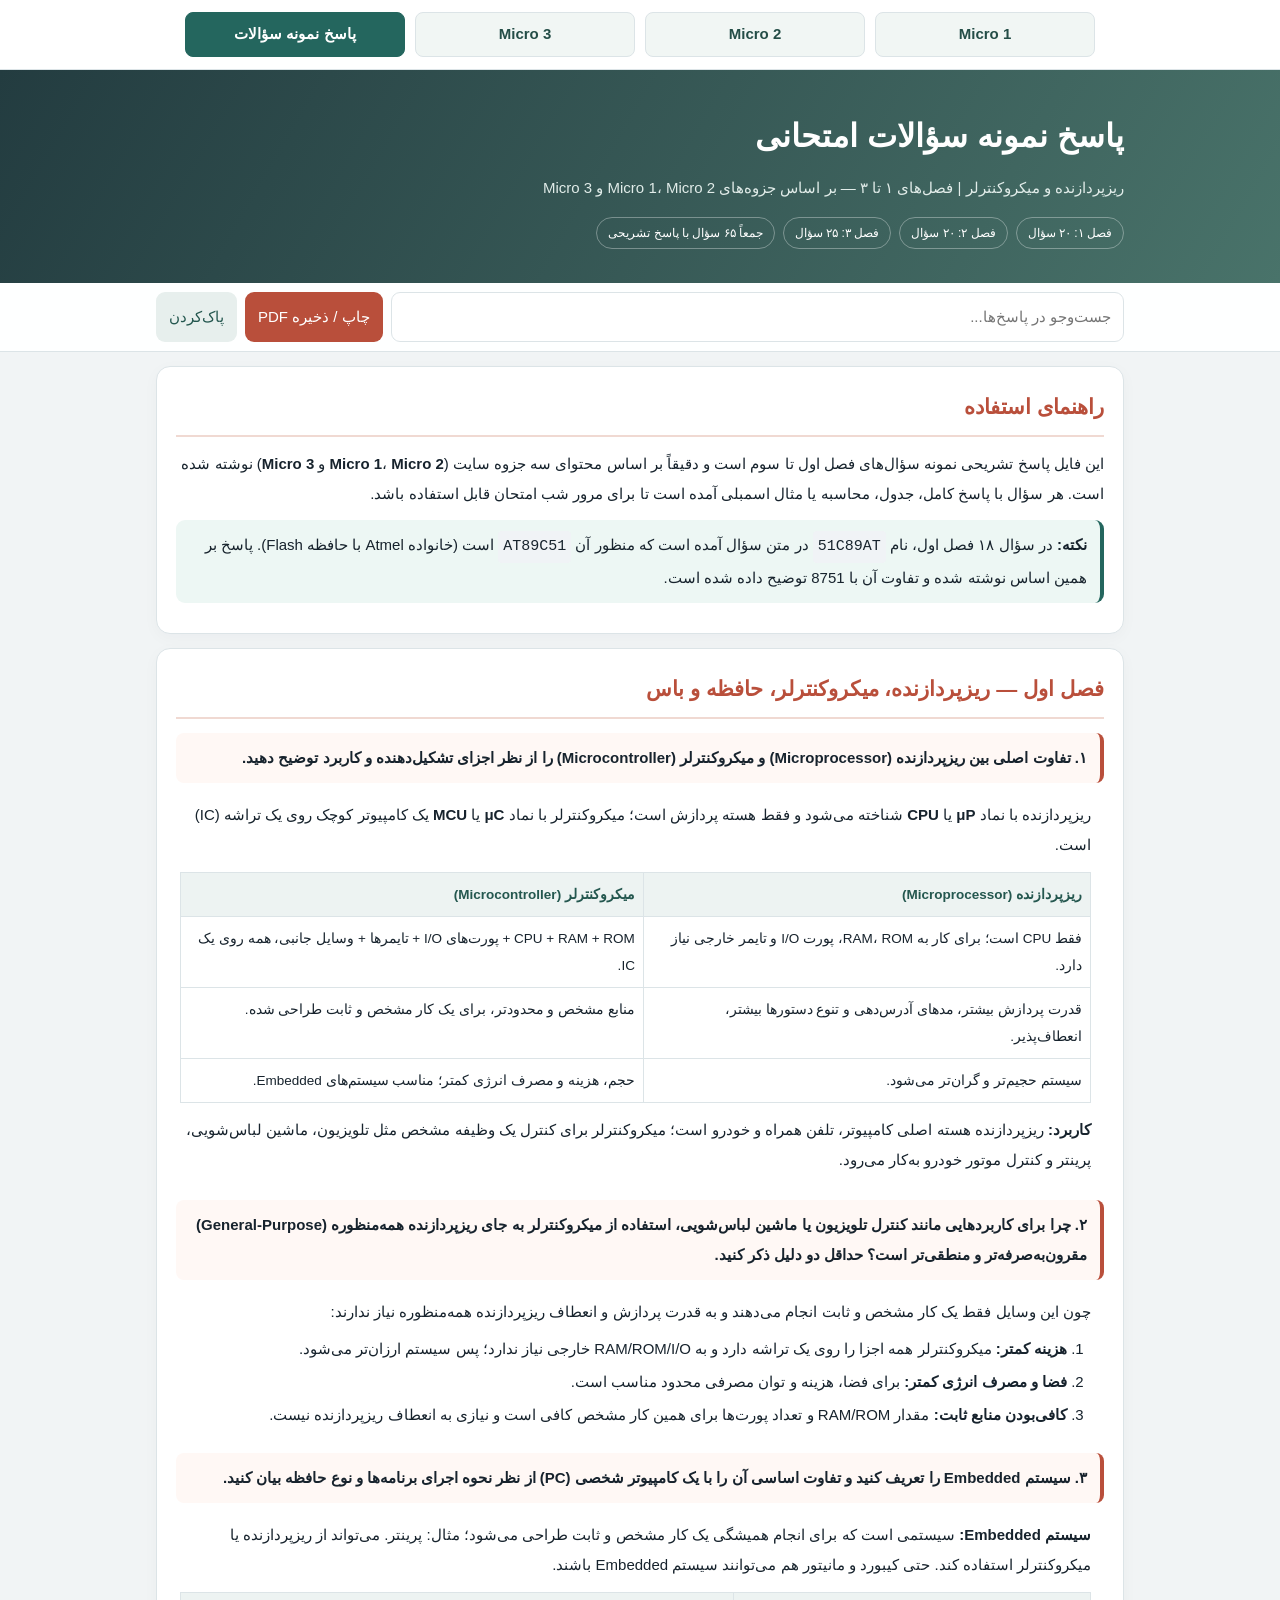
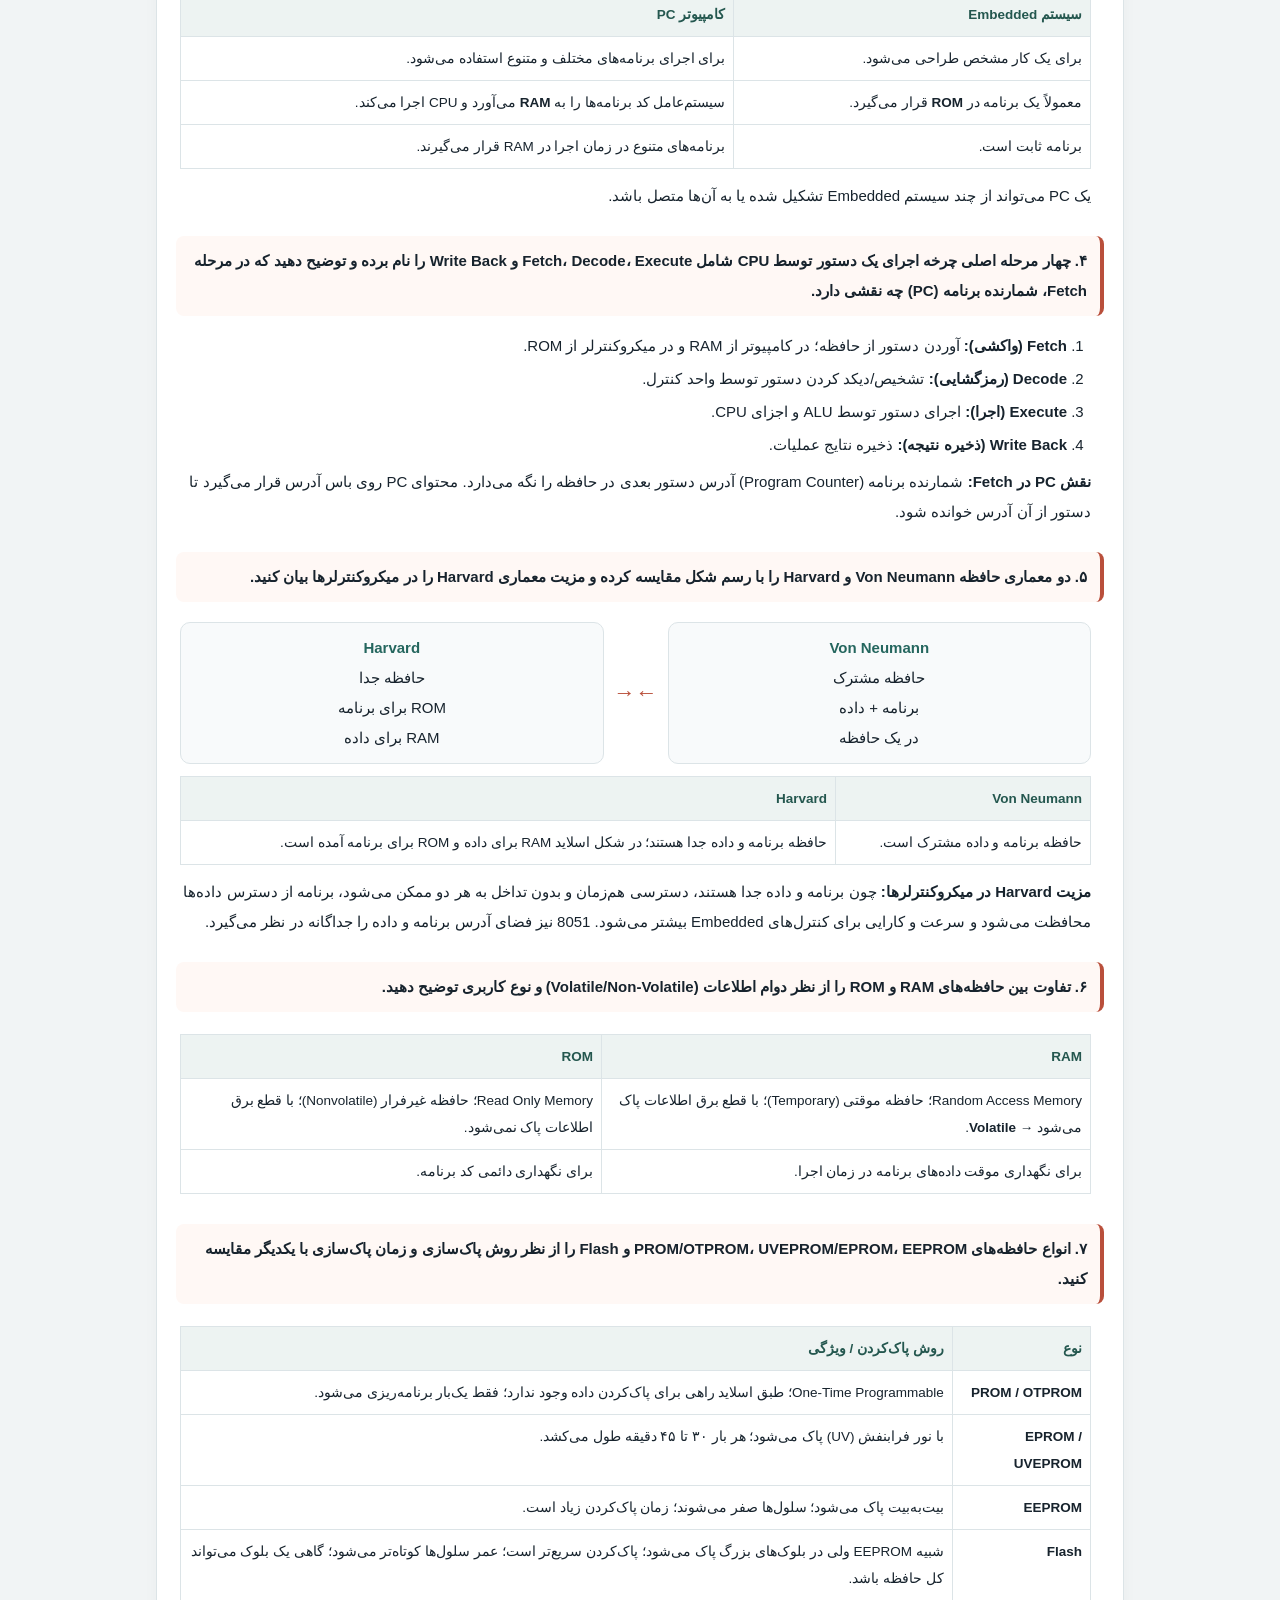
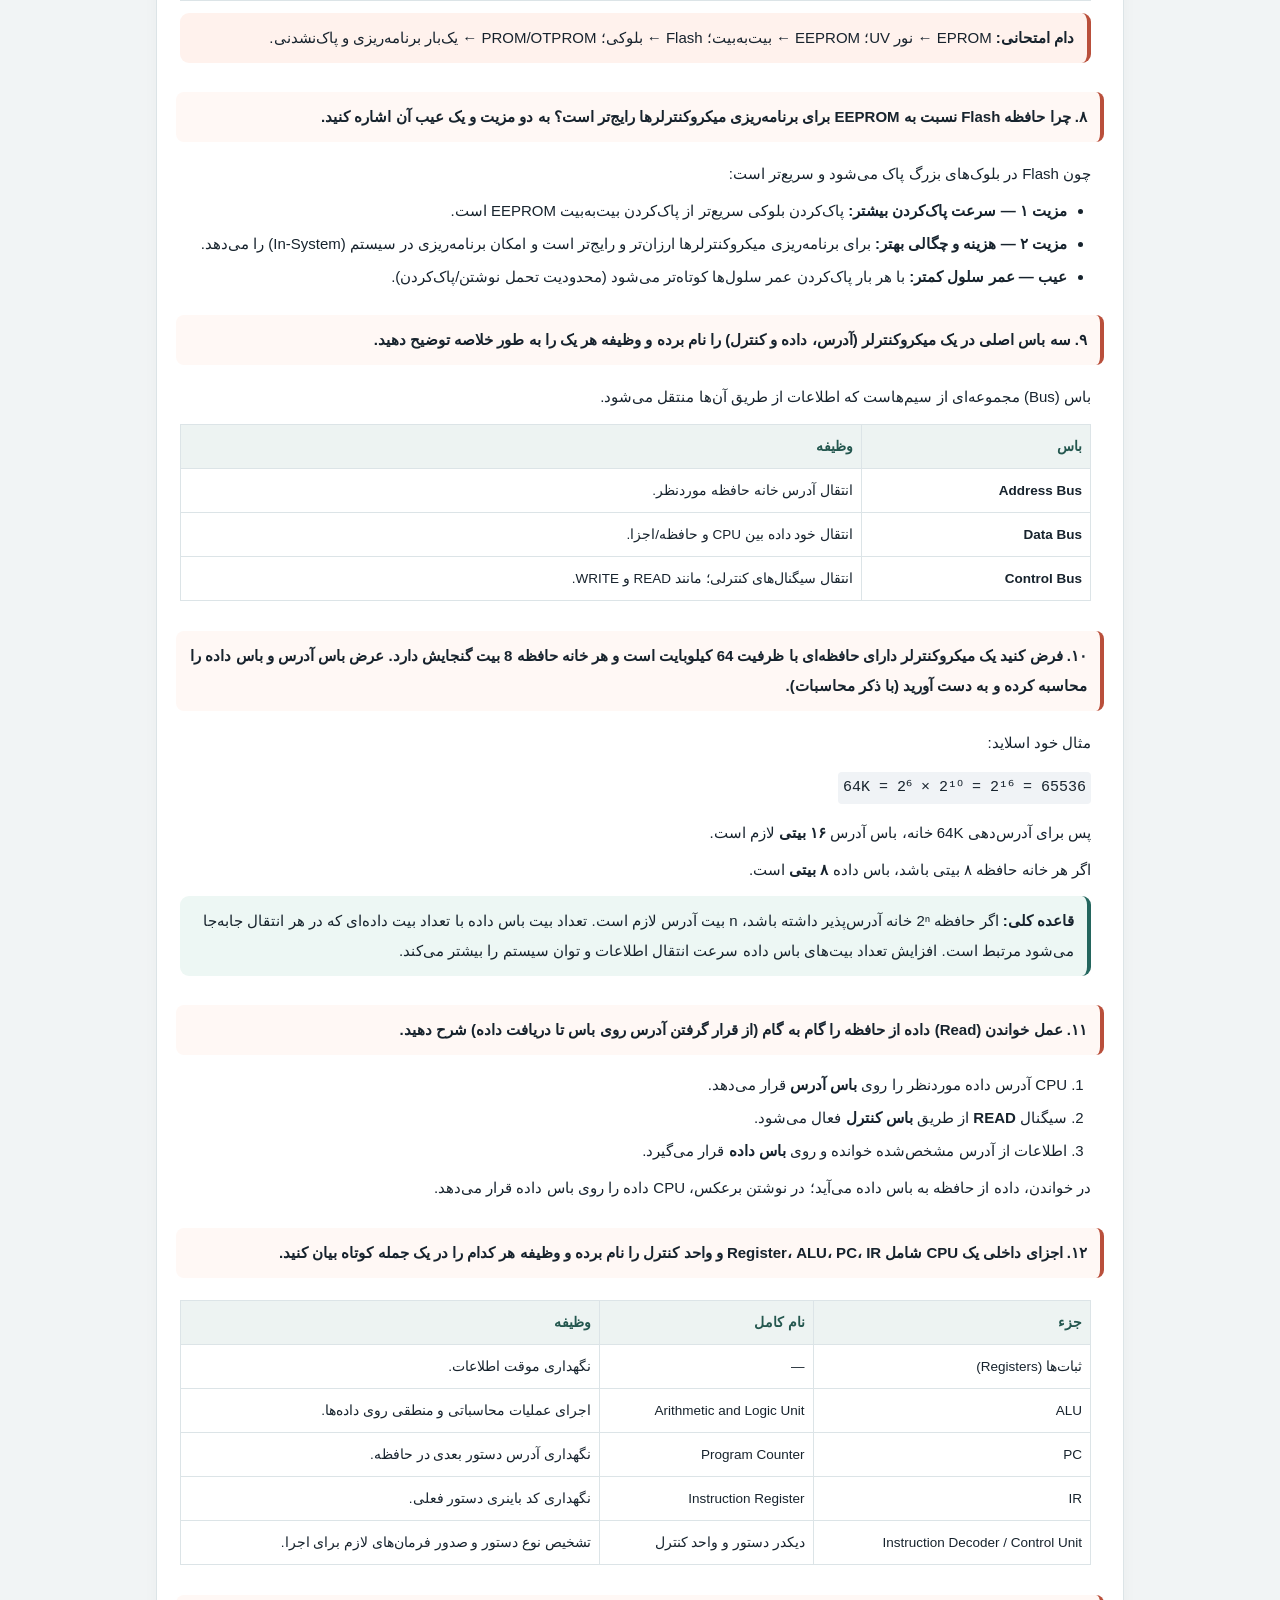
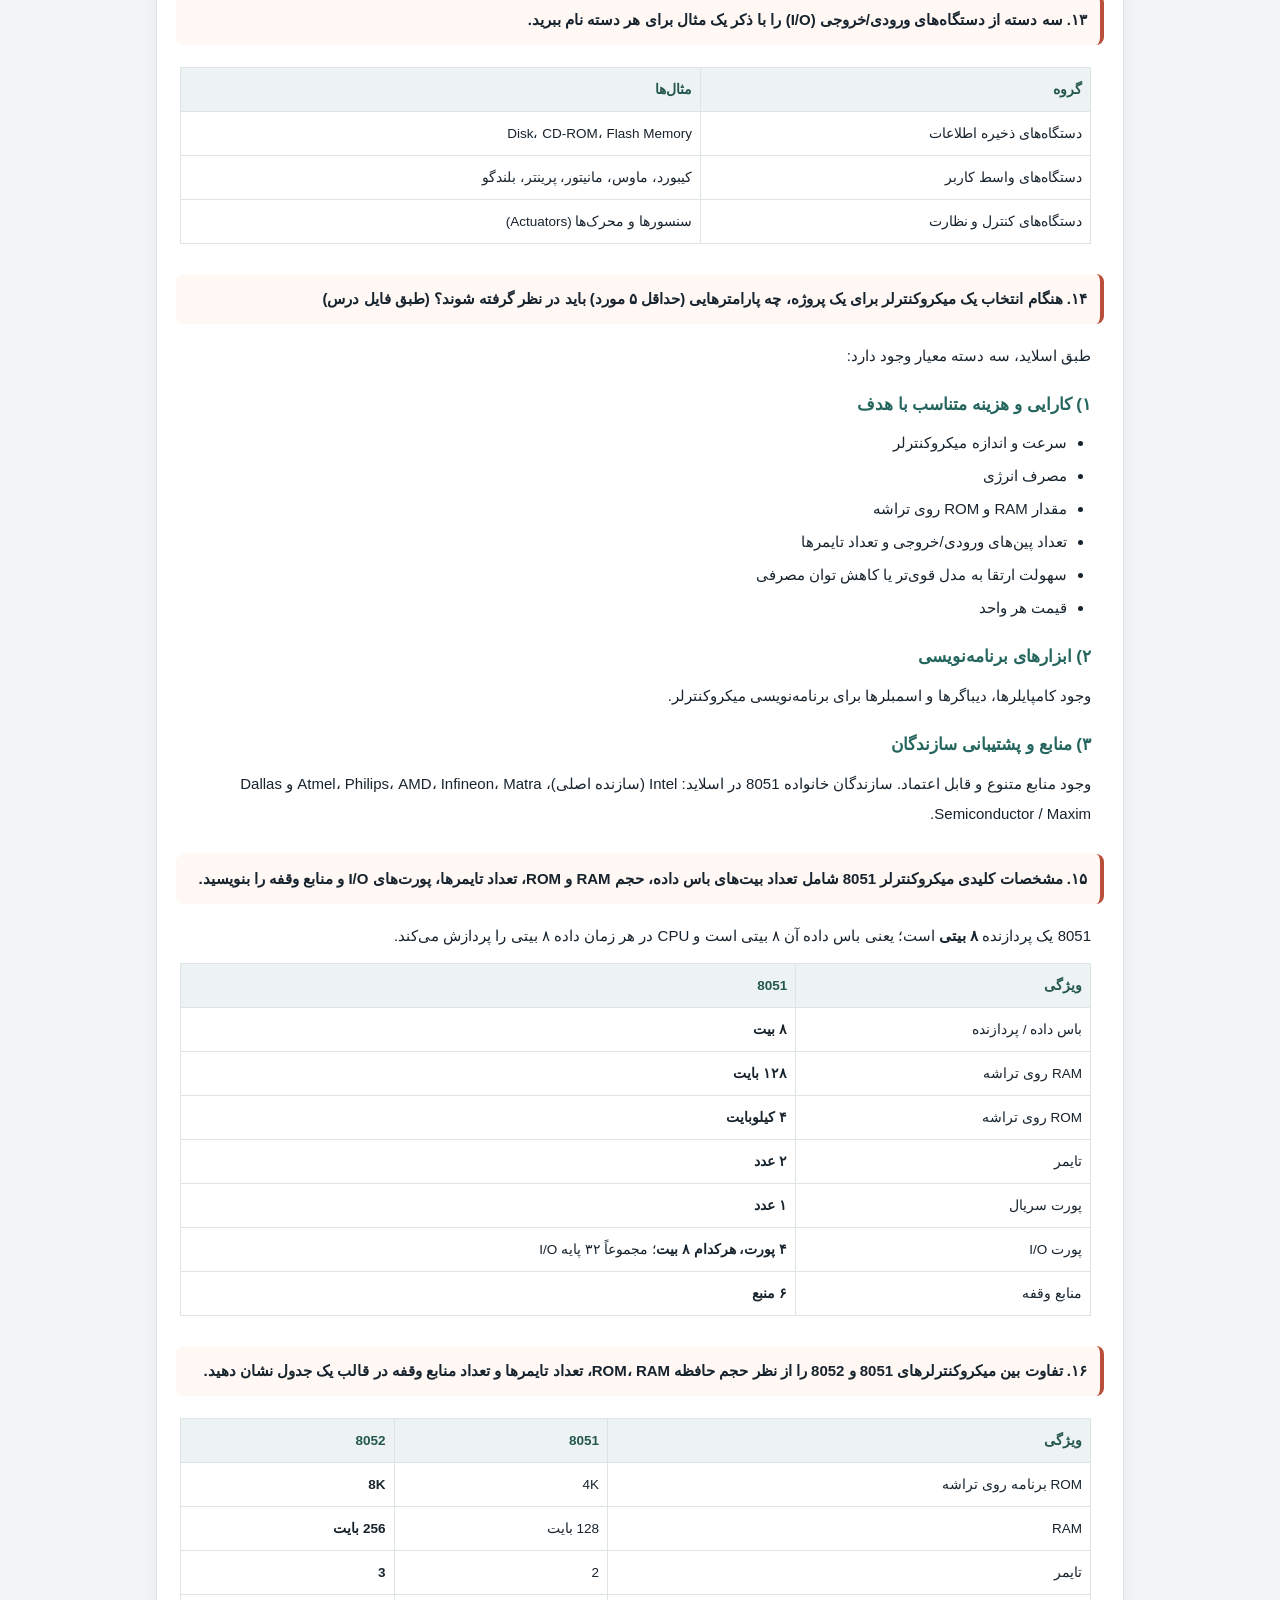
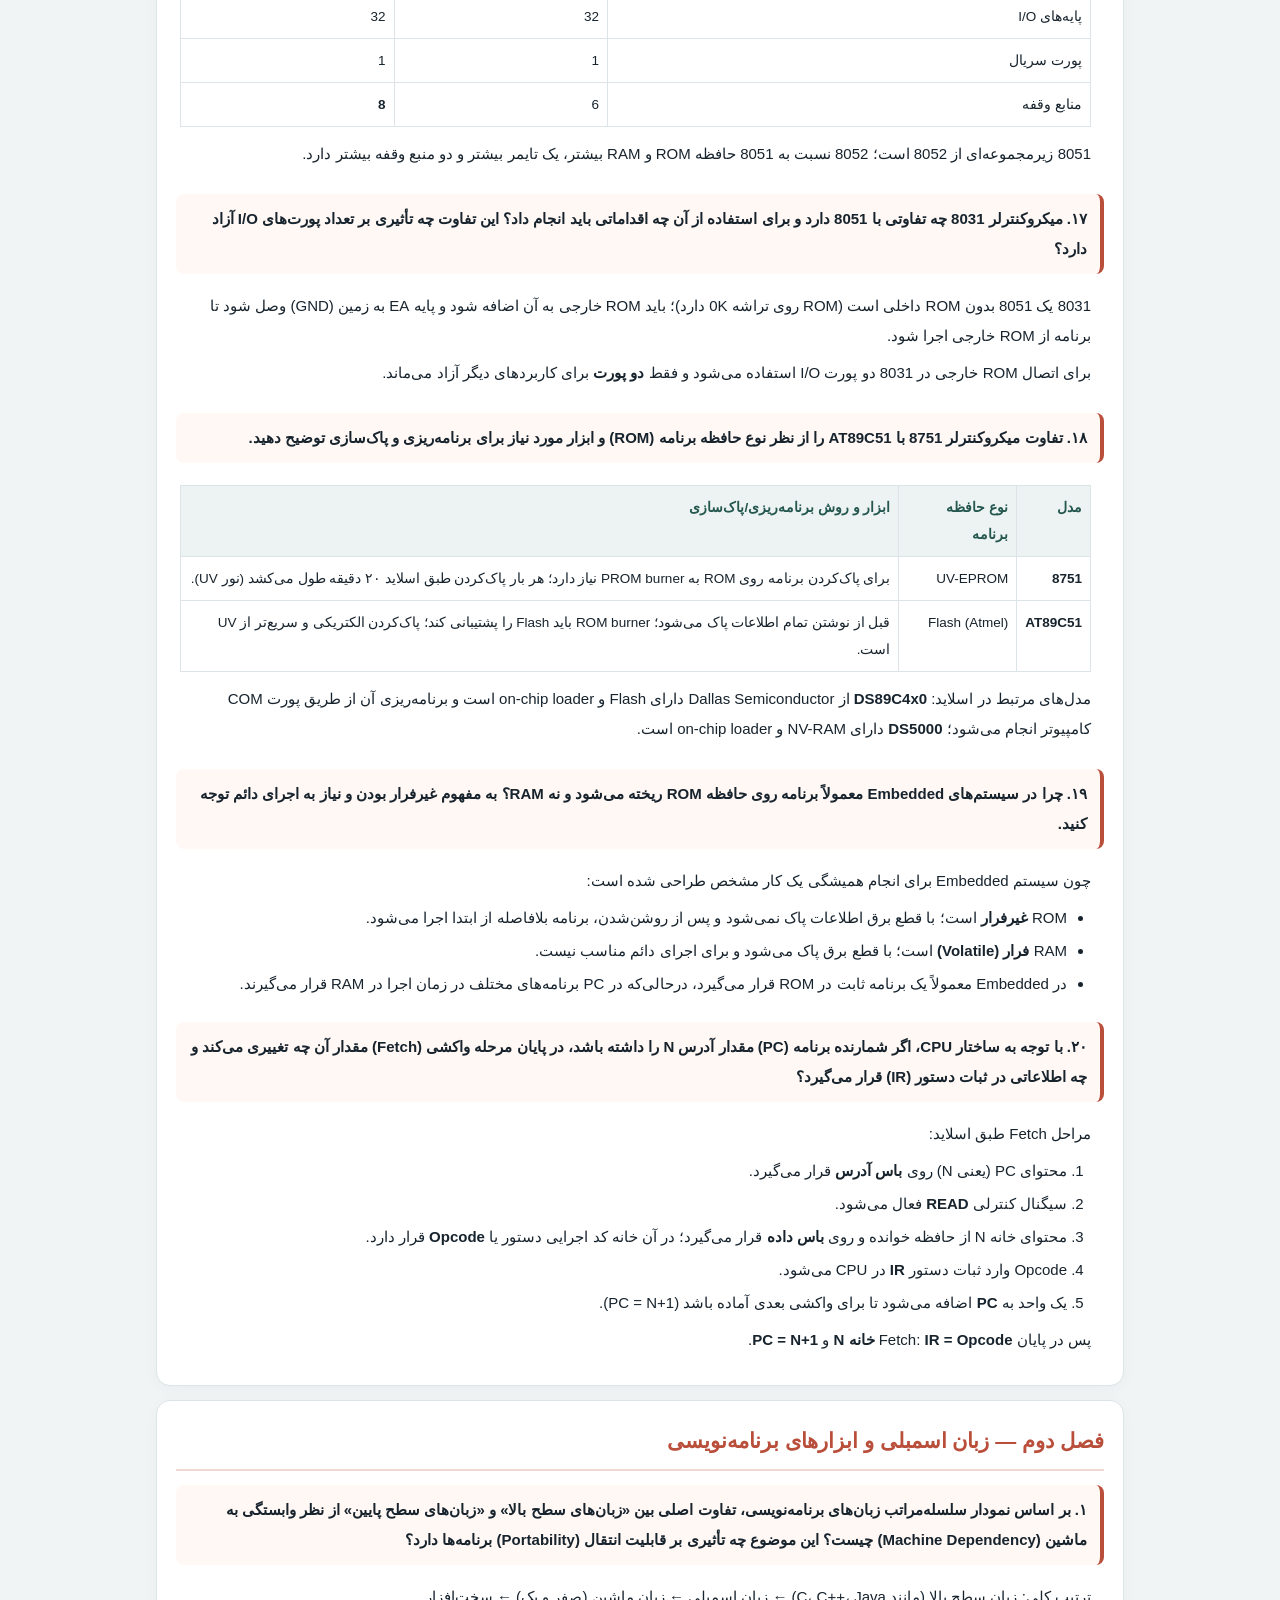
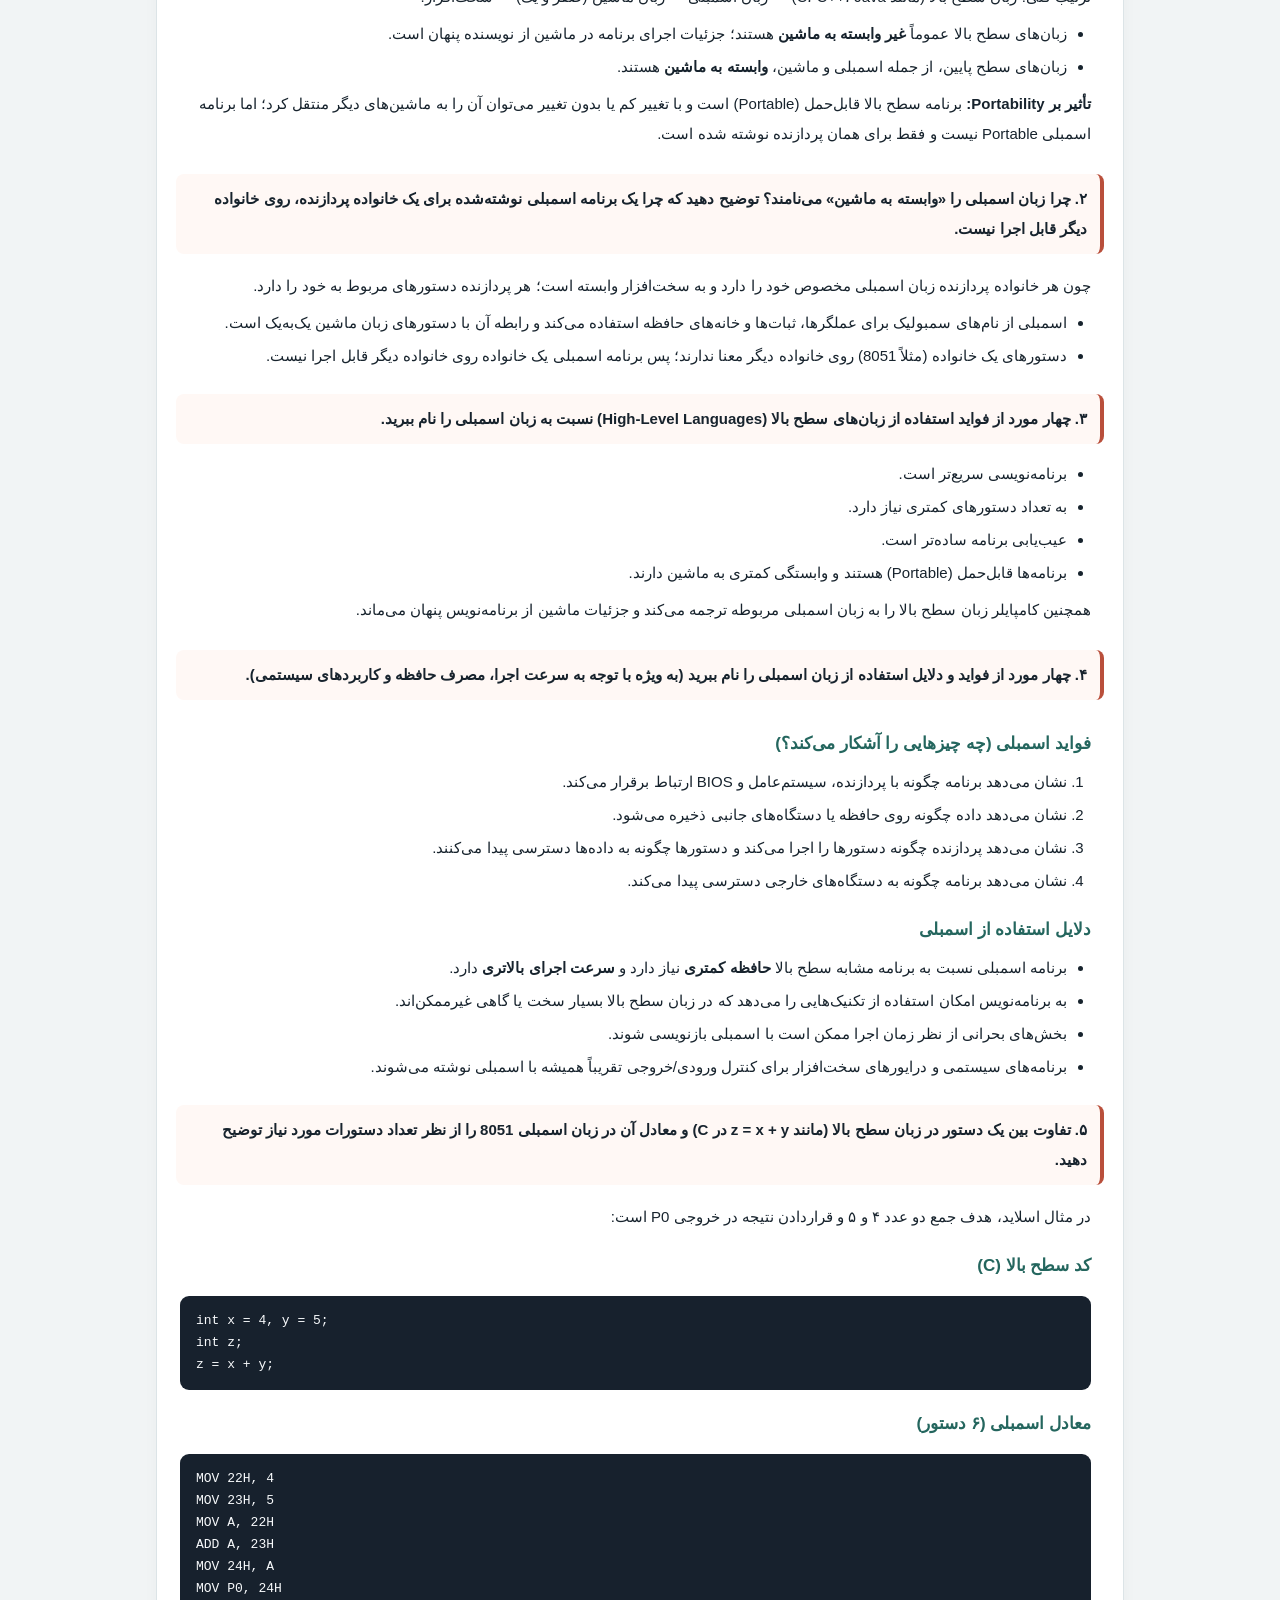
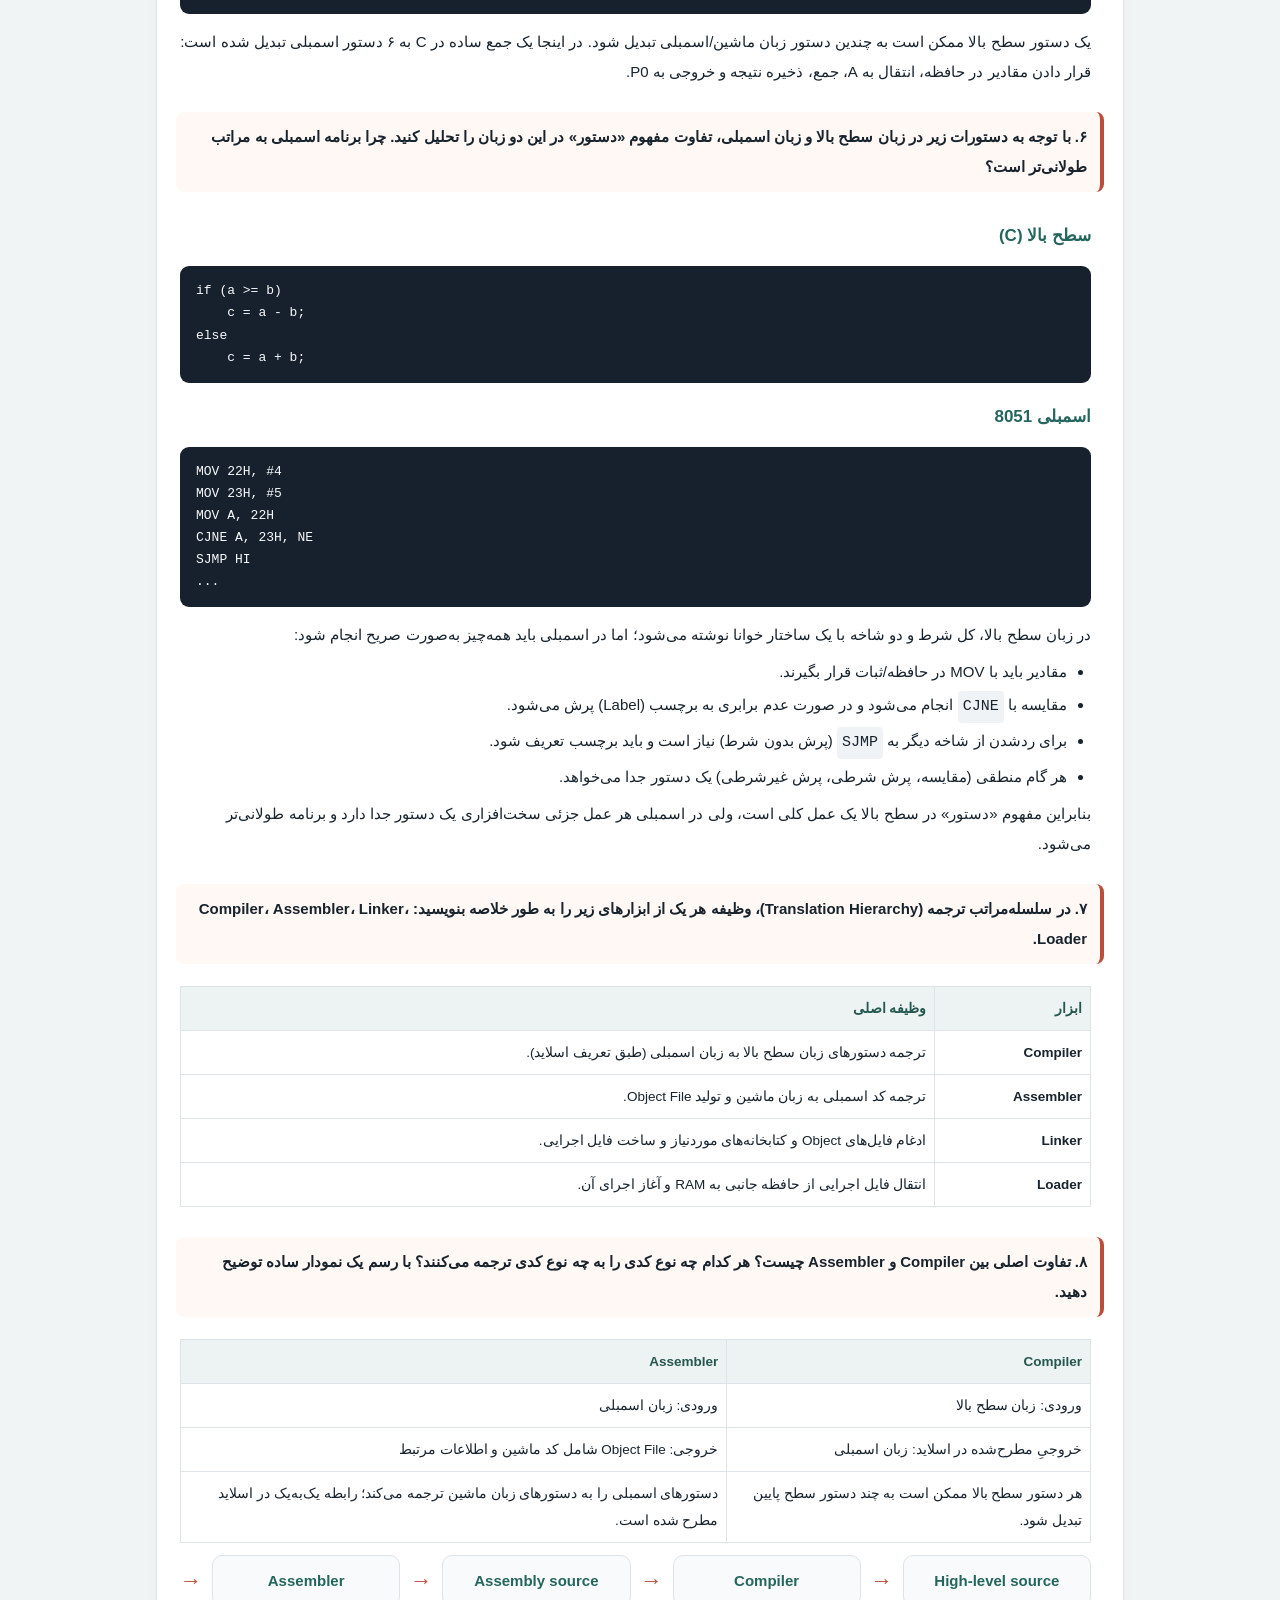
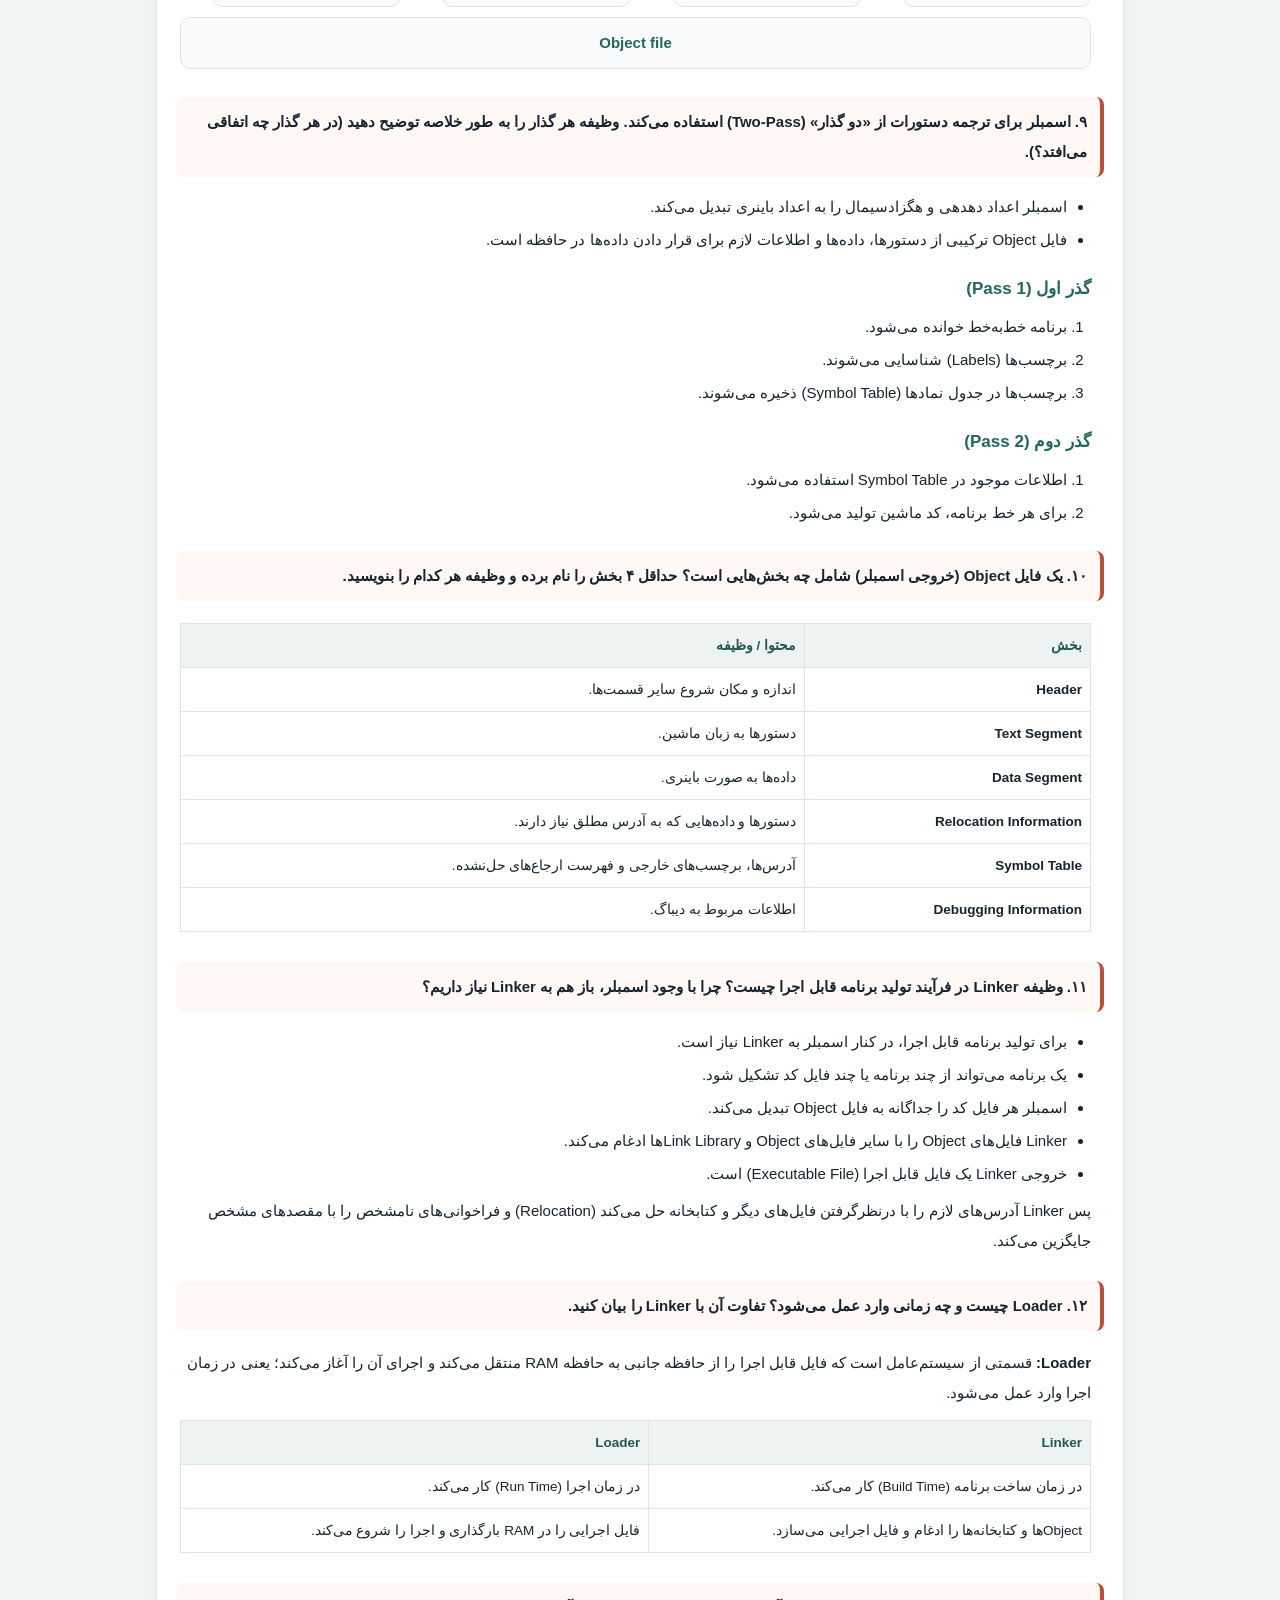
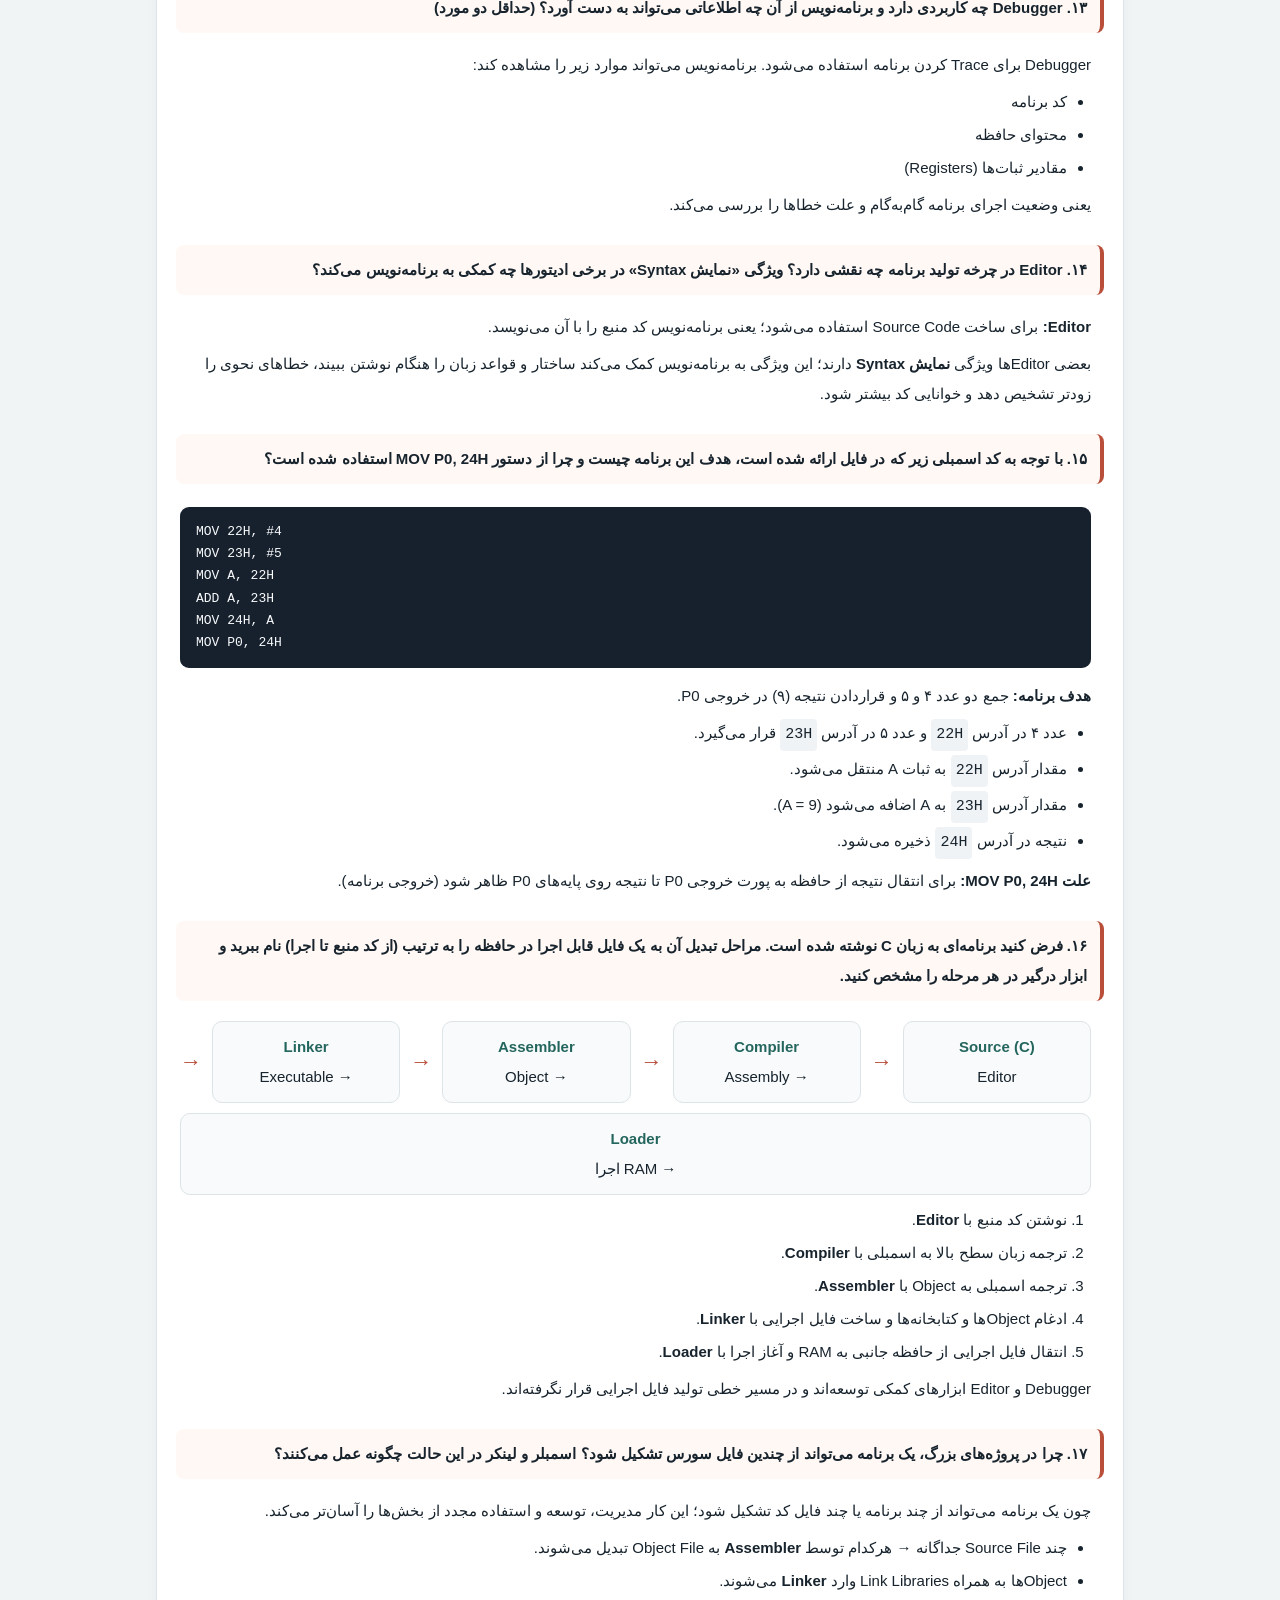
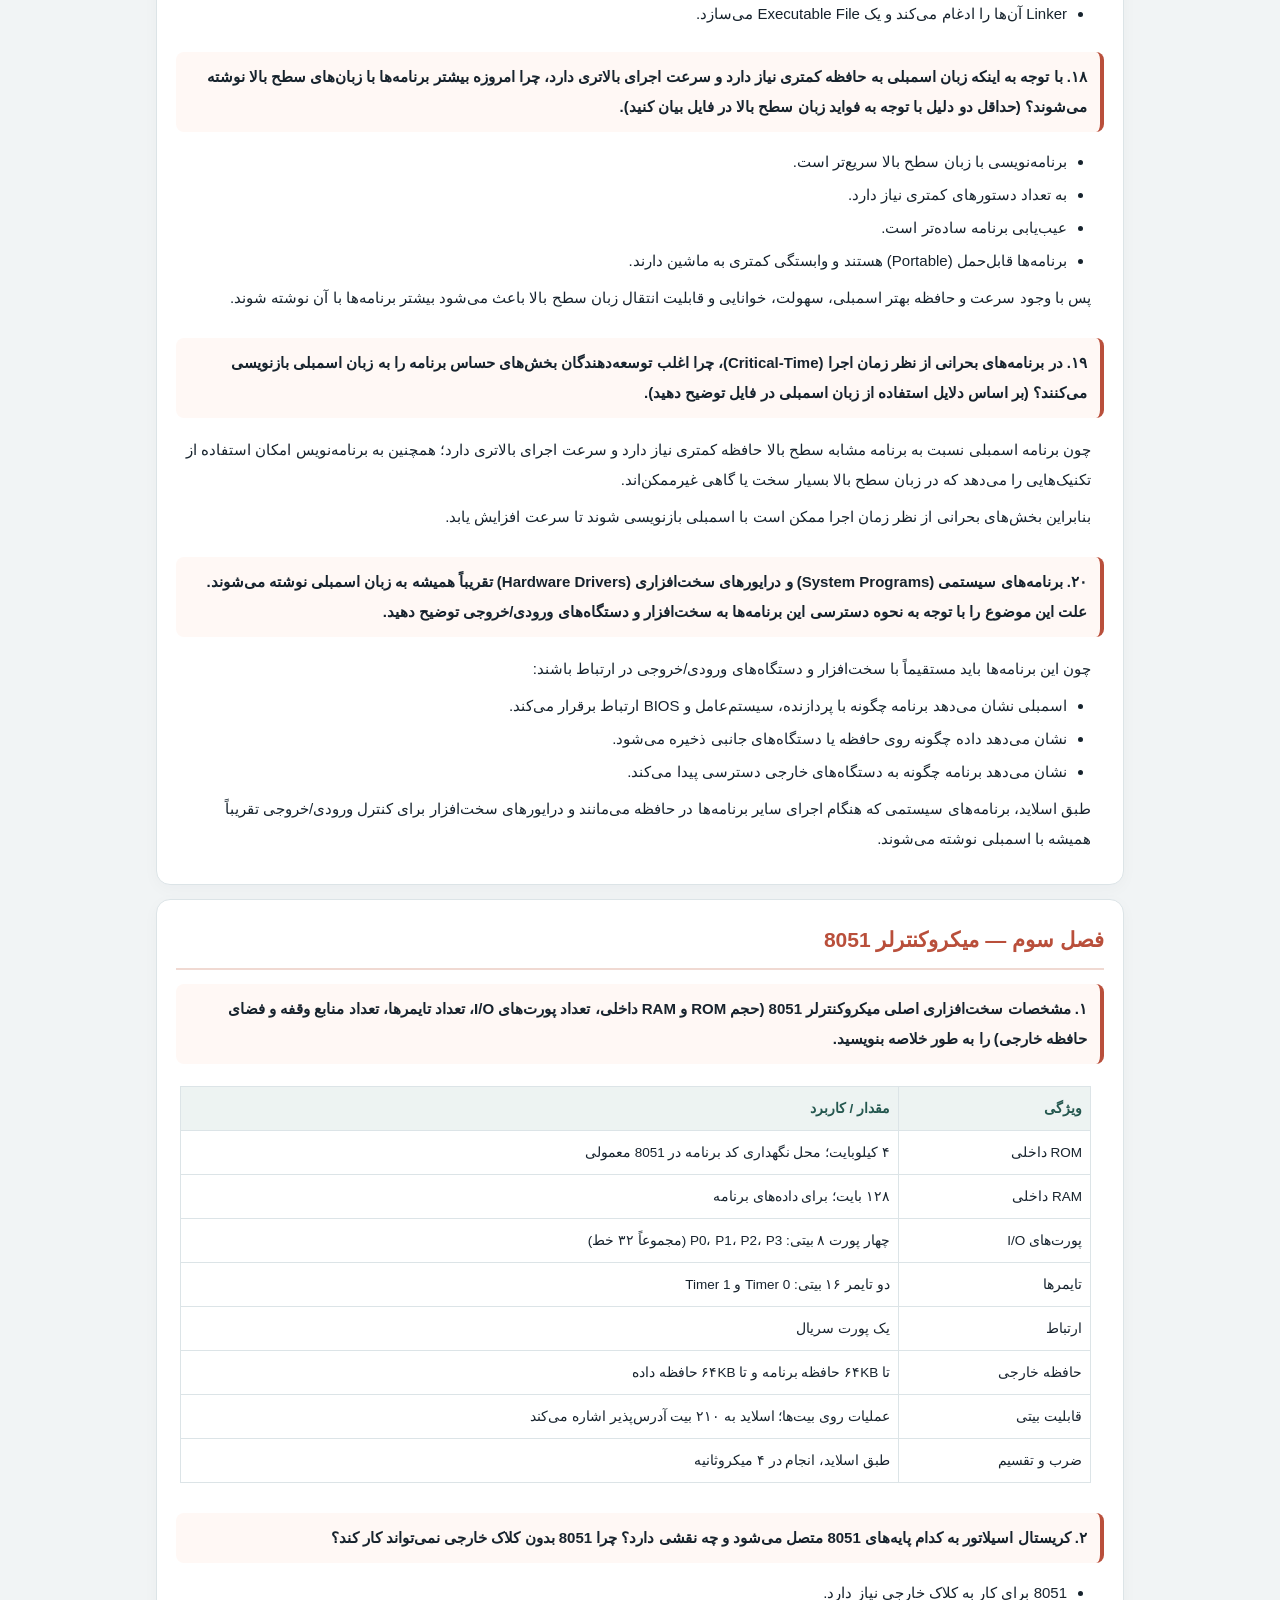
<file: exam-answers.html>
<!doctype html>
<html lang="fa" dir="rtl">
<head>
<meta charset="utf-8"><meta name="viewport" content="width=device-width,initial-scale=1">
<title>پاسخ نمونه سؤالات | ریزپردازنده و میکروکنترلر</title>
<style>
:root{--ink:#17232d;--muted:#60717c;--paper:#fff;--bg:#f1f4f5;--red:#b94f3b;--teal:#24665e;--line:#dce4e7;--soft:#fff2ed;--mint:#edf7f4}
*{box-sizing:border-box}body{margin:0;background:var(--bg);color:var(--ink);font:15px/2 Tahoma,Arial,sans-serif}
header{background:linear-gradient(120deg,#233c40,#49736a);color:#fff;padding:34px 18px}
.wrap{max-width:1000px;margin:auto;padding:0 16px}h1{font-size:32px;margin:0}header p{margin:5px 0;color:#e1ece9}
.pills{display:flex;gap:8px;flex-wrap:wrap;margin-top:14px}.pill{border:1px solid #ffffff55;border-radius:30px;padding:3px 11px;font-size:12px}
nav{position:sticky;top:0;z-index:3;background:#ffffffed;border-bottom:1px solid var(--line);padding:9px 0;backdrop-filter:blur(7px)}
.tools{display:flex;gap:8px}.tools input{flex:1;min-width:100px;border:1px solid var(--line);border-radius:9px;padding:9px 12px;font:inherit}
button{border:0;border-radius:9px;padding:8px 13px;background:var(--red);color:#fff;font:inherit;cursor:pointer}.secondary{background:#e7efed;color:#24574f}
main{padding:22px 0 45px}.card{background:var(--paper);border:1px solid var(--line);border-radius:14px;padding:19px;margin:14px 0;box-shadow:0 4px 16px #132b3208}
h2{font-size:21px;color:var(--red);margin:0 0 12px;padding-bottom:7px;border-bottom:2px solid #f0d9d2}
h3{font-size:17px;color:var(--teal);margin:17px 0 6px}p{margin:7px 0}ul,ol{padding-right:24px;margin:5px 0}li{margin:3px 0}
.high,.note{padding:10px 13px;border-radius:9px;margin:11px 0}.high{background:var(--soft);border-right:4px solid var(--red)}.note{background:var(--mint);border-right:4px solid var(--teal)}
table{border-collapse:collapse;width:100%;margin:12px 0;font-size:13.5px}td,th{border:1px solid var(--line);padding:8px;text-align:right;vertical-align:top}th{background:#edf3f2;color:#24574f}
.ltr{direction:ltr;unicode-bidi:embed;font-family:Consolas,monospace;background:#f0f3f6;padding:1px 5px;border-radius:4px;display:inline-block}
pre{direction:ltr;unicode-bidi:embed;font-family:Consolas,monospace;background:#17212d;color:#f8fafc;padding:14px 16px;border-radius:9px;overflow:auto;text-align:left;line-height:1.7;font-size:13px}
.tag{font-size:11px;color:#98402e;background:#fbe6df;border-radius:6px;padding:1px 7px}
.grid{display:grid;grid-template-columns:repeat(auto-fit,minmax(200px,1fr));gap:10px}.mini{background:#f8fafb;border:1px solid var(--line);padding:11px;border-radius:10px}
.small{font-size:12px;color:var(--muted)}.hide{display:none!important}footer{text-align:center;color:var(--muted);padding:20px}
.q{border-right:4px solid var(--red);background:#fff8f5;border-radius:8px;padding:10px 13px;margin:14px 0 6px;font-weight:700}
.a{padding:4px 13px 4px 4px}
.diagram{display:flex;gap:10px;flex-wrap:wrap;margin:10px 0}
.box{flex:1;min-width:180px;border:1px solid var(--line);border-radius:10px;padding:10px;background:#f8fafb;text-align:center}
.box b{display:block;color:var(--teal)}
.arrow{align-self:center;font-size:22px;color:var(--red)}
@media print{body{background:#fff;font-size:11pt}nav{display:none}header{background:#fff;color:#111;border-bottom:2px solid #555;padding:15px}header p{color:#333}.pill{border-color:#999}.card{box-shadow:none;break-inside:avoid;margin:8px 0;padding:12px}h2{font-size:16pt}.wrap{max-width:none;padding:0 7px}button{display:none}}
</style>
<link rel="stylesheet" href="navbar.css">
</head>
<body>
<nav class="course-nav no-print" aria-label="انتخاب جزوه">
  <div class="course-nav__links">
    <a href="index.html"><span lang="en" dir="ltr">Micro 1</span></a>
    <a href="micro2_cheatsheet_persian.html"><span lang="en" dir="ltr">Micro 2</span></a>
    <a href="Micro3_cheatsheet_persian.html"><span lang="en" dir="ltr">Micro 3</span></a>
    <a href="exam-answers.html" aria-current="page">پاسخ نمونه سؤالات</a>
  </div>
</nav>
<header><div class="wrap"><h1>پاسخ نمونه سؤالات امتحانی</h1><p>ریزپردازنده و میکروکنترلر | فصل‌های ۱ تا ۳ — بر اساس جزوه‌های Micro 1، Micro 2 و Micro 3</p>
<div class="pills"><span class="pill">فصل ۱: ۲۰ سؤال</span><span class="pill">فصل ۲: ۲۰ سؤال</span><span class="pill">فصل ۳: ۲۵ سؤال</span><span class="pill">جمعاً ۶۵ سؤال با پاسخ تشریحی</span></div></div></header>
<nav><div class="wrap tools"><input id="q" placeholder="جست‌وجو در پاسخ‌ها..."><button onclick="print()">چاپ / ذخیره PDF</button><button class="secondary" onclick="q.value='';filter()">پاک‌کردن</button></div></nav>
<main class="wrap" id="main">

<section class="card"><h2>راهنمای استفاده</h2>
<p>این فایل پاسخ تشریحی نمونه سؤال‌های فصل اول تا سوم است و دقیقاً بر اساس محتوای سه جزوه سایت (<b>Micro 1</b>، <b>Micro 2</b> و <b>Micro 3</b>) نوشته شده است. هر سؤال با پاسخ کامل، جدول، محاسبه یا مثال اسمبلی آمده است تا برای مرور شب امتحان قابل استفاده باشد.</p>
<div class="note"><b>نکته:</b> در سؤال ۱۸ فصل اول، نام <span class="ltr">51C89AT</span> در متن سؤال آمده است که منظور آن <span class="ltr">AT89C51</span> است (خانواده Atmel با حافظه Flash). پاسخ بر همین اساس نوشته شده و تفاوت آن با 8751 توضیح داده شده است.</div>
</section>

<!-- فصل ۱ -->
<section class="card"><h2>فصل اول — ریزپردازنده، میکروکنترلر، حافظه و باس</h2>

<div class="q">۱. تفاوت اصلی بین ریزپردازنده (Microprocessor) و میکروکنترلر (Microcontroller) را از نظر اجزای تشکیل‌دهنده و کاربرد توضیح دهید.</div>
<div class="a">
<p>ریزپردازنده با نماد <b>μP</b> یا <b>CPU</b> شناخته می‌شود و فقط هسته پردازش است؛ میکروکنترلر با نماد <b>μC</b> یا <b>MCU</b> یک کامپیوتر کوچک روی یک تراشه (IC) است.</p>
<table><tr><th>ریزپردازنده (Microprocessor)</th><th>میکروکنترلر (Microcontroller)</th></tr>
<tr><td>فقط CPU است؛ برای کار به RAM، ROM، پورت I/O و تایمر خارجی نیاز دارد.</td><td>CPU + RAM + ROM + پورت‌های I/O + تایمرها + وسایل جانبی، همه روی یک IC.</td></tr>
<tr><td>قدرت پردازش بیشتر، مدهای آدرس‌دهی و تنوع دستورها بیشتر، انعطاف‌پذیر.</td><td>منابع مشخص و محدودتر، برای یک کار مشخص و ثابت طراحی شده.</td></tr>
<tr><td>سیستم حجیم‌تر و گران‌تر می‌شود.</td><td>حجم، هزینه و مصرف انرژی کمتر؛ مناسب سیستم‌های Embedded.</td></tr></table>
<p><b>کاربرد:</b> ریزپردازنده هسته اصلی کامپیوتر، تلفن همراه و خودرو است؛ میکروکنترلر برای کنترل یک وظیفه مشخص مثل تلویزیون، ماشین لباس‌شویی، پرینتر و کنترل موتور خودرو به‌کار می‌رود.</p>
</div>

<div class="q">۲. چرا برای کاربردهایی مانند کنترل تلویزیون یا ماشین لباس‌شویی، استفاده از میکروکنترلر به جای ریزپردازنده همه‌منظوره (General-Purpose) مقرون‌به‌صرفه‌تر و منطقی‌تر است؟ حداقل دو دلیل ذکر کنید.</div>
<div class="a">
<p>چون این وسایل فقط یک کار مشخص و ثابت انجام می‌دهند و به قدرت پردازش و انعطاف ریزپردازنده همه‌منظوره نیاز ندارند:</p>
<ol>
<li><b>هزینه کمتر:</b> میکروکنترلر همه اجزا را روی یک تراشه دارد و به RAM/ROM/I/O خارجی نیاز ندارد؛ پس سیستم ارزان‌تر می‌شود.</li>
<li><b>فضا و مصرف انرژی کمتر:</b> برای فضا، هزینه و توان مصرفی محدود مناسب است.</li>
<li><b>کافی‌بودن منابع ثابت:</b> مقدار RAM/ROM و تعداد پورت‌ها برای همین کار مشخص کافی است و نیازی به انعطاف ریزپردازنده نیست.</li>
</ol>
</div>

<div class="q">۳. سیستم Embedded را تعریف کنید و تفاوت اساسی آن را با یک کامپیوتر شخصی (PC) از نظر نحوه اجرای برنامه‌ها و نوع حافظه بیان کنید.</div>
<div class="a">
<p><b>سیستم Embedded:</b> سیستمی است که برای انجام همیشگی یک کار مشخص و ثابت طراحی می‌شود؛ مثال: پرینتر. می‌تواند از ریزپردازنده یا میکروکنترلر استفاده کند. حتی کیبورد و مانیتور هم می‌توانند سیستم Embedded باشند.</p>
<table><tr><th>سیستم Embedded</th><th>کامپیوتر PC</th></tr>
<tr><td>برای یک کار مشخص طراحی می‌شود.</td><td>برای اجرای برنامه‌های مختلف و متنوع استفاده می‌شود.</td></tr>
<tr><td>معمولاً یک برنامه در <b>ROM</b> قرار می‌گیرد.</td><td>سیستم‌عامل کد برنامه‌ها را به <b>RAM</b> می‌آورد و CPU اجرا می‌کند.</td></tr>
<tr><td>برنامه ثابت است.</td><td>برنامه‌های متنوع در زمان اجرا در RAM قرار می‌گیرند.</td></tr></table>
<p>یک PC می‌تواند از چند سیستم Embedded تشکیل شده یا به آن‌ها متصل باشد.</p>
</div>

<div class="q">۴. چهار مرحله اصلی چرخه اجرای یک دستور توسط CPU شامل Fetch، Decode، Execute و Write Back را نام برده و توضیح دهید که در مرحله Fetch، شمارنده برنامه (PC) چه نقشی دارد.</div>
<div class="a">
<ol>
<li><b>Fetch (واکشی):</b> آوردن دستور از حافظه؛ در کامپیوتر از RAM و در میکروکنترلر از ROM.</li>
<li><b>Decode (رمزگشایی):</b> تشخیص/دیکد کردن دستور توسط واحد کنترل.</li>
<li><b>Execute (اجرا):</b> اجرای دستور توسط ALU و اجزای CPU.</li>
<li><b>Write Back (ذخیره نتیجه):</b> ذخیره نتایج عملیات.</li>
</ol>
<p><b>نقش PC در Fetch:</b> شمارنده برنامه (Program Counter) آدرس دستور بعدی در حافظه را نگه می‌دارد. محتوای PC روی باس آدرس قرار می‌گیرد تا دستور از آن آدرس خوانده شود.</p>
</div>

<div class="q">۵. دو معماری حافظه Von Neumann و Harvard را با رسم شکل مقایسه کرده و مزیت معماری Harvard را در میکروکنترلرها بیان کنید.</div>
<div class="a">
<div class="diagram">
<div class="box"><b>Von Neumann</b>حافظه مشترک<br>برنامه + داده<br>در یک حافظه</div>
<div class="arrow">←→</div>
<div class="box"><b>Harvard</b>حافظه جدا<br>ROM برای برنامه<br>RAM برای داده</div>
</div>
<table><tr><th>Von Neumann</th><th>Harvard</th></tr>
<tr><td>حافظه برنامه و داده مشترک است.</td><td>حافظه برنامه و داده جدا هستند؛ در شکل اسلاید RAM برای داده و ROM برای برنامه آمده است.</td></tr></table>
<p><b>مزیت Harvard در میکروکنترلرها:</b> چون برنامه و داده جدا هستند، دسترسی هم‌زمان و بدون تداخل به هر دو ممکن می‌شود، برنامه از دسترس داده‌ها محافظت می‌شود و سرعت و کارایی برای کنترل‌های Embedded بیشتر می‌شود. 8051 نیز فضای آدرس برنامه و داده را جداگانه در نظر می‌گیرد.</p>
</div>

<div class="q">۶. تفاوت بین حافظه‌های RAM و ROM را از نظر دوام اطلاعات (Volatile/Non-Volatile) و نوع کاربری توضیح دهید.</div>
<div class="a">
<table><tr><th>RAM</th><th>ROM</th></tr>
<tr><td>Random Access Memory؛ حافظه موقتی (Temporary)؛ با قطع برق اطلاعات پاک می‌شود → <b>Volatile</b>.</td><td>Read Only Memory؛ حافظه غیرفرار (Nonvolatile)؛ با قطع برق اطلاعات پاک نمی‌شود.</td></tr>
<tr><td>برای نگهداری موقت داده‌های برنامه در زمان اجرا.</td><td>برای نگهداری دائمی کد برنامه.</td></tr></table>
</div>

<div class="q">۷. انواع حافظه‌های PROM/OTPROM، UVEPROM/EPROM، EEPROM و Flash را از نظر روش پاک‌سازی و زمان پاک‌سازی با یکدیگر مقایسه کنید.</div>
<div class="a">
<table><tr><th>نوع</th><th>روش پاک‌کردن / ویژگی</th></tr>
<tr><td><b>PROM / OTPROM</b></td><td>One-Time Programmable؛ طبق اسلاید راهی برای پاک‌کردن داده وجود ندارد؛ فقط یک‌بار برنامه‌ریزی می‌شود.</td></tr>
<tr><td><b>EPROM / UVEPROM</b></td><td>با نور فرابنفش (UV) پاک می‌شود؛ هر بار ۳۰ تا ۴۵ دقیقه طول می‌کشد.</td></tr>
<tr><td><b>EEPROM</b></td><td>بیت‌به‌بیت پاک می‌شود؛ سلول‌ها صفر می‌شوند؛ زمان پاک‌کردن زیاد است.</td></tr>
<tr><td><b>Flash</b></td><td>شبیه EEPROM ولی در بلوک‌های بزرگ پاک می‌شود؛ پاک‌کردن سریع‌تر است؛ عمر سلول‌ها کوتاه‌تر می‌شود؛ گاهی یک بلوک می‌تواند کل حافظه باشد.</td></tr></table>
<div class="high"><b>دام امتحانی:</b> EPROM ← نور UV؛ EEPROM ← بیت‌به‌بیت؛ Flash ← بلوکی؛ PROM/OTPROM ← یک‌بار برنامه‌ریزی و پاک‌نشدنی.</div>
</div>

<div class="q">۸. چرا حافظه Flash نسبت به EEPROM برای برنامه‌ریزی میکروکنترلرها رایج‌تر است؟ به دو مزیت و یک عیب آن اشاره کنید.</div>
<div class="a">
<p>چون Flash در بلوک‌های بزرگ پاک می‌شود و سریع‌تر است:</p>
<ul>
<li><b>مزیت ۱ — سرعت پاک‌کردن بیشتر:</b> پاک‌کردن بلوکی سریع‌تر از پاک‌کردن بیت‌به‌بیت EEPROM است.</li>
<li><b>مزیت ۲ — هزینه و چگالی بهتر:</b> برای برنامه‌ریزی میکروکنترلرها ارزان‌تر و رایج‌تر است و امکان برنامه‌ریزی در سیستم (In-System) را می‌دهد.</li>
<li><b>عیب — عمر سلول کمتر:</b> با هر بار پاک‌کردن عمر سلول‌ها کوتاه‌تر می‌شود (محدودیت تحمل نوشتن/پاک‌کردن).</li>
</ul>
</div>

<div class="q">۹. سه باس اصلی در یک میکروکنترلر (آدرس، داده و کنترل) را نام برده و وظیفه هر یک را به طور خلاصه توضیح دهید.</div>
<div class="a">
<p>باس (Bus) مجموعه‌ای از سیم‌هاست که اطلاعات از طریق آن‌ها منتقل می‌شود.</p>
<table><tr><th>باس</th><th>وظیفه</th></tr>
<tr><td><b>Address Bus</b></td><td>انتقال آدرس خانه حافظه موردنظر.</td></tr>
<tr><td><b>Data Bus</b></td><td>انتقال خود داده بین CPU و حافظه/اجزا.</td></tr>
<tr><td><b>Control Bus</b></td><td>انتقال سیگنال‌های کنترلی؛ مانند READ و WRITE.</td></tr></table>
</div>

<div class="q">۱۰. فرض کنید یک میکروکنترلر دارای حافظه‌ای با ظرفیت 64 کیلوبایت است و هر خانه حافظه 8 بیت گنجایش دارد. عرض باس آدرس و باس داده را محاسبه کرده و به دست آورید (با ذکر محاسبات).</div>
<div class="a">
<p>مثال خود اسلاید:</p>
<p class="ltr">64K = 2⁶ × 2¹⁰ = 2¹⁶ = 65536</p>
<p>پس برای آدرس‌دهی 64K خانه، باس آدرس <b>۱۶ بیتی</b> لازم است.</p>
<p>اگر هر خانه حافظه ۸ بیتی باشد، باس داده <b>۸ بیتی</b> است.</p>
<div class="note"><b>قاعده کلی:</b> اگر حافظه 2ⁿ خانه آدرس‌پذیر داشته باشد، n بیت آدرس لازم است. تعداد بیت باس داده با تعداد بیت داده‌ای که در هر انتقال جابه‌جا می‌شود مرتبط است. افزایش تعداد بیت‌های باس داده سرعت انتقال اطلاعات و توان سیستم را بیشتر می‌کند.</div>
</div>

<div class="q">۱۱. عمل خواندن (Read) داده از حافظه را گام به گام (از قرار گرفتن آدرس روی باس تا دریافت داده) شرح دهید.</div>
<div class="a">
<ol>
<li>CPU آدرس داده موردنظر را روی <b>باس آدرس</b> قرار می‌دهد.</li>
<li>سیگنال <b>READ</b> از طریق <b>باس کنترل</b> فعال می‌شود.</li>
<li>اطلاعات از آدرس مشخص‌شده خوانده و روی <b>باس داده</b> قرار می‌گیرد.</li>
</ol>
<p>در خواندن، داده از حافظه به باس داده می‌آید؛ در نوشتن برعکس، CPU داده را روی باس داده قرار می‌دهد.</p>
</div>

<div class="q">۱۲. اجزای داخلی یک CPU شامل Register، ALU، PC، IR و واحد کنترل را نام برده و وظیفه هر کدام را در یک جمله کوتاه بیان کنید.</div>
<div class="a">
<table><tr><th>جزء</th><th>نام کامل</th><th>وظیفه</th></tr>
<tr><td>ثبات‌ها (Registers)</td><td>—</td><td>نگهداری موقت اطلاعات.</td></tr>
<tr><td>ALU</td><td>Arithmetic and Logic Unit</td><td>اجرای عملیات محاسباتی و منطقی روی داده‌ها.</td></tr>
<tr><td>PC</td><td>Program Counter</td><td>نگهداری آدرس دستور بعدی در حافظه.</td></tr>
<tr><td>IR</td><td>Instruction Register</td><td>نگهداری کد باینری دستور فعلی.</td></tr>
<tr><td>Instruction Decoder / Control Unit</td><td>دیکدر دستور و واحد کنترل</td><td>تشخیص نوع دستور و صدور فرمان‌های لازم برای اجرا.</td></tr></table>
</div>

<div class="q">۱۳. سه دسته از دستگاه‌های ورودی/خروجی (I/O) را با ذکر یک مثال برای هر دسته نام ببرید.</div>
<div class="a">
<table><tr><th>گروه</th><th>مثال‌ها</th></tr>
<tr><td>دستگاه‌های ذخیره اطلاعات</td><td>Disk، CD-ROM، Flash Memory</td></tr>
<tr><td>دستگاه‌های واسط کاربر</td><td>کیبورد، ماوس، مانیتور، پرینتر، بلندگو</td></tr>
<tr><td>دستگاه‌های کنترل و نظارت</td><td>سنسورها و محرک‌ها (Actuators)</td></tr></table>
</div>

<div class="q">۱۴. هنگام انتخاب یک میکروکنترلر برای یک پروژه، چه پارامترهایی (حداقل ۵ مورد) باید در نظر گرفته شوند؟ (طبق فایل درس)</div>
<div class="a">
<p>طبق اسلاید، سه دسته معیار وجود دارد:</p>
<h3>۱) کارایی و هزینه متناسب با هدف</h3>
<ul>
<li>سرعت و اندازه میکروکنترلر</li>
<li>مصرف انرژی</li>
<li>مقدار RAM و ROM روی تراشه</li>
<li>تعداد پین‌های ورودی/خروجی و تعداد تایمرها</li>
<li>سهولت ارتقا به مدل قوی‌تر یا کاهش توان مصرفی</li>
<li>قیمت هر واحد</li>
</ul>
<h3>۲) ابزارهای برنامه‌نویسی</h3>
<p>وجود کامپایلرها، دیباگرها و اسمبلرها برای برنامه‌نویسی میکروکنترلر.</p>
<h3>۳) منابع و پشتیبانی سازندگان</h3>
<p>وجود منابع متنوع و قابل اعتماد. سازندگان خانواده 8051 در اسلاید: Intel (سازنده اصلی)، Atmel، Philips، AMD، Infineon، Matra و Dallas Semiconductor / Maxim.</p>
</div>

<div class="q">۱۵. مشخصات کلیدی میکروکنترلر 8051 شامل تعداد بیت‌های باس داده، حجم RAM و ROM، تعداد تایمرها، پورت‌های I/O و منابع وقفه را بنویسید.</div>
<div class="a">
<p>8051 یک پردازنده <b>۸ بیتی</b> است؛ یعنی باس داده آن ۸ بیتی است و CPU در هر زمان داده ۸ بیتی را پردازش می‌کند.</p>
<table><tr><th>ویژگی</th><th>8051</th></tr>
<tr><td>باس داده / پردازنده</td><td><b>۸ بیت</b></td></tr>
<tr><td>RAM روی تراشه</td><td><b>۱۲۸ بایت</b></td></tr>
<tr><td>ROM روی تراشه</td><td><b>۴ کیلوبایت</b></td></tr>
<tr><td>تایمر</td><td><b>۲ عدد</b></td></tr>
<tr><td>پورت سریال</td><td><b>۱ عدد</b></td></tr>
<tr><td>پورت I/O</td><td><b>۴ پورت، هرکدام ۸ بیت</b>؛ مجموعاً ۳۲ پایه I/O</td></tr>
<tr><td>منابع وقفه</td><td><b>۶ منبع</b></td></tr></table>
</div>

<div class="q">۱۶. تفاوت بین میکروکنترلرهای 8051 و 8052 را از نظر حجم حافظه ROM، RAM، تعداد تایمرها و تعداد منابع وقفه در قالب یک جدول نشان دهید.</div>
<div class="a">
<table><tr><th>ویژگی</th><th>8051</th><th>8052</th></tr>
<tr><td>ROM برنامه روی تراشه</td><td>4K</td><td><b>8K</b></td></tr>
<tr><td>RAM</td><td>128 بایت</td><td><b>256 بایت</b></td></tr>
<tr><td>تایمر</td><td>2</td><td><b>3</b></td></tr>
<tr><td>پایه‌های I/O</td><td>32</td><td>32</td></tr>
<tr><td>پورت سریال</td><td>1</td><td>1</td></tr>
<tr><td>منابع وقفه</td><td>6</td><td><b>8</b></td></tr></table>
<p>8051 زیرمجموعه‌ای از 8052 است؛ 8052 نسبت به 8051 حافظه ROM و RAM بیشتر، یک تایمر بیشتر و دو منبع وقفه بیشتر دارد.</p>
</div>

<div class="q">۱۷. میکروکنترلر 8031 چه تفاوتی با 8051 دارد و برای استفاده از آن چه اقداماتی باید انجام داد؟ این تفاوت چه تأثیری بر تعداد پورت‌های I/O آزاد دارد؟</div>
<div class="a">
<p>8031 یک 8051 بدون ROM داخلی است (ROM روی تراشه 0K دارد)؛ باید ROM خارجی به آن اضافه شود و پایه EA به زمین (GND) وصل شود تا برنامه از ROM خارجی اجرا شود.</p>
<p>برای اتصال ROM خارجی در 8031 دو پورت I/O استفاده می‌شود و فقط <b>دو پورت</b> برای کاربردهای دیگر آزاد می‌ماند.</p>
</div>

<div class="q">۱۸. تفاوت میکروکنترلر 8751 با AT89C51 را از نظر نوع حافظه برنامه (ROM) و ابزار مورد نیاز برای برنامه‌ریزی و پاک‌سازی توضیح دهید.</div>
<div class="a">
<table><tr><th>مدل</th><th>نوع حافظه برنامه</th><th>ابزار و روش برنامه‌ریزی/پاک‌سازی</th></tr>
<tr><td><b>8751</b></td><td>UV-EPROM</td><td>برای پاک‌کردن برنامه روی ROM به PROM burner نیاز دارد؛ هر بار پاک‌کردن طبق اسلاید ۲۰ دقیقه طول می‌کشد (نور UV).</td></tr>
<tr><td><b>AT89C51</b></td><td>Flash (Atmel)</td><td>قبل از نوشتن تمام اطلاعات پاک می‌شود؛ ROM burner باید Flash را پشتیبانی کند؛ پاک‌کردن الکتریکی و سریع‌تر از UV است.</td></tr></table>
<p>مدل‌های مرتبط در اسلاید: <b>DS89C4x0</b> از Dallas Semiconductor دارای Flash و on-chip loader است و برنامه‌ریزی آن از طریق پورت COM کامپیوتر انجام می‌شود؛ <b>DS5000</b> دارای NV-RAM و on-chip loader است.</p>
</div>

<div class="q">۱۹. چرا در سیستم‌های Embedded معمولاً برنامه روی حافظه ROM ریخته می‌شود و نه RAM؟ به مفهوم غیرفرار بودن و نیاز به اجرای دائم توجه کنید.</div>
<div class="a">
<p>چون سیستم Embedded برای انجام همیشگی یک کار مشخص طراحی شده است:</p>
<ul>
<li>ROM <b>غیرفرار</b> است؛ با قطع برق اطلاعات پاک نمی‌شود و پس از روشن‌شدن، برنامه بلافاصله از ابتدا اجرا می‌شود.</li>
<li>RAM <b>فرار (Volatile)</b> است؛ با قطع برق پاک می‌شود و برای اجرای دائم مناسب نیست.</li>
<li>در Embedded معمولاً یک برنامه ثابت در ROM قرار می‌گیرد، درحالی‌که در PC برنامه‌های مختلف در زمان اجرا در RAM قرار می‌گیرند.</li>
</ul>
</div>

<div class="q">۲۰. با توجه به ساختار CPU، اگر شمارنده برنامه (PC) مقدار آدرس N را داشته باشد، در پایان مرحله واکشی (Fetch) مقدار آن چه تغییری می‌کند و چه اطلاعاتی در ثبات دستور (IR) قرار می‌گیرد؟</div>
<div class="a">
<p>مراحل Fetch طبق اسلاید:</p>
<ol>
<li>محتوای PC (یعنی N) روی <b>باس آدرس</b> قرار می‌گیرد.</li>
<li>سیگنال کنترلی <b>READ</b> فعال می‌شود.</li>
<li>محتوای خانه N از حافظه خوانده و روی <b>باس داده</b> قرار می‌گیرد؛ در آن خانه کد اجرایی دستور یا <b>Opcode</b> قرار دارد.</li>
<li>Opcode وارد ثبات دستور <b>IR</b> در CPU می‌شود.</li>
<li>یک واحد به <b>PC</b> اضافه می‌شود تا برای واکشی بعدی آماده باشد (PC = N+1).</li>
</ol>
<p>پس در پایان Fetch: <b>IR = Opcode خانه N</b> و <b>PC = N+1</b>.</p>
</div>
</section>

<!-- فصل ۲ -->
<section class="card"><h2>فصل دوم — زبان اسمبلی و ابزارهای برنامه‌نویسی</h2>

<div class="q">۱. بر اساس نمودار سلسله‌مراتب زبان‌های برنامه‌نویسی، تفاوت اصلی بین «زبان‌های سطح بالا» و «زبان‌های سطح پایین» از نظر وابستگی به ماشین (Machine Dependency) چیست؟ این موضوع چه تأثیری بر قابلیت انتقال (Portability) برنامه‌ها دارد؟</div>
<div class="a">
<p>ترتیب کلی: زبان سطح بالا (مانند C، C++، Java) ← زبان اسمبلی ← زبان ماشین (صفر و یک) ← سخت‌افزار.</p>
<ul>
<li>زبان‌های سطح بالا عموماً <b>غیر وابسته به ماشین</b> هستند؛ جزئیات اجرای برنامه در ماشین از نویسنده پنهان است.</li>
<li>زبان‌های سطح پایین، از جمله اسمبلی و ماشین، <b>وابسته به ماشین</b> هستند.</li>
</ul>
<p><b>تأثیر بر Portability:</b> برنامه سطح بالا قابل‌حمل (Portable) است و با تغییر کم یا بدون تغییر می‌توان آن را به ماشین‌های دیگر منتقل کرد؛ اما برنامه اسمبلی Portable نیست و فقط برای همان پردازنده نوشته شده است.</p>
</div>

<div class="q">۲. چرا زبان اسمبلی را «وابسته به ماشین» می‌نامند؟ توضیح دهید که چرا یک برنامه اسمبلی نوشته‌شده برای یک خانواده پردازنده، روی خانواده دیگر قابل اجرا نیست.</div>
<div class="a">
<p>چون هر خانواده پردازنده زبان اسمبلی مخصوص خود را دارد و به سخت‌افزار وابسته است؛ هر پردازنده دستورهای مربوط به خود را دارد.</p>
<ul>
<li>اسمبلی از نام‌های سمبولیک برای عملگرها، ثبات‌ها و خانه‌های حافظه استفاده می‌کند و رابطه آن با دستورهای زبان ماشین یک‌به‌یک است.</li>
<li>دستورهای یک خانواده (مثلاً 8051) روی خانواده دیگر معنا ندارند؛ پس برنامه اسمبلی یک خانواده روی خانواده دیگر قابل اجرا نیست.</li>
</ul>
</div>

<div class="q">۳. چهار مورد از فواید استفاده از زبان‌های سطح بالا (High-Level Languages) نسبت به زبان اسمبلی را نام ببرید.</div>
<div class="a">
<ul>
<li>برنامه‌نویسی سریع‌تر است.</li>
<li>به تعداد دستورهای کمتری نیاز دارد.</li>
<li>عیب‌یابی برنامه ساده‌تر است.</li>
<li>برنامه‌ها قابل‌حمل (Portable) هستند و وابستگی کمتری به ماشین دارند.</li>
</ul>
<p>همچنین کامپایلر زبان سطح بالا را به زبان اسمبلی مربوطه ترجمه می‌کند و جزئیات ماشین از برنامه‌نویس پنهان می‌ماند.</p>
</div>

<div class="q">۴. چهار مورد از فواید و دلایل استفاده از زبان اسمبلی را نام ببرید (به ویژه با توجه به سرعت اجرا، مصرف حافظه و کاربردهای سیستمی).</div>
<div class="a">
<h3>فواید اسمبلی (چه چیزهایی را آشکار می‌کند؟)</h3>
<ol>
<li>نشان می‌دهد برنامه چگونه با پردازنده، سیستم‌عامل و BIOS ارتباط برقرار می‌کند.</li>
<li>نشان می‌دهد داده چگونه روی حافظه یا دستگاه‌های جانبی ذخیره می‌شود.</li>
<li>نشان می‌دهد پردازنده چگونه دستورها را اجرا می‌کند و دستورها چگونه به داده‌ها دسترسی پیدا می‌کنند.</li>
<li>نشان می‌دهد برنامه چگونه به دستگاه‌های خارجی دسترسی پیدا می‌کند.</li>
</ol>
<h3>دلایل استفاده از اسمبلی</h3>
<ul>
<li>برنامه اسمبلی نسبت به برنامه مشابه سطح بالا <b>حافظه کمتری</b> نیاز دارد و <b>سرعت اجرای بالاتری</b> دارد.</li>
<li>به برنامه‌نویس امکان استفاده از تکنیک‌هایی را می‌دهد که در زبان سطح بالا بسیار سخت یا گاهی غیرممکن‌اند.</li>
<li>بخش‌های بحرانی از نظر زمان اجرا ممکن است با اسمبلی بازنویسی شوند.</li>
<li>برنامه‌های سیستمی و درایورهای سخت‌افزار برای کنترل ورودی/خروجی تقریباً همیشه با اسمبلی نوشته می‌شوند.</li>
</ul>
</div>

<div class="q">۵. تفاوت بین یک دستور در زبان سطح بالا (مانند z = x + y در C) و معادل آن در زبان اسمبلی 8051 را از نظر تعداد دستورات مورد نیاز توضیح دهید.</div>
<div class="a">
<p>در مثال اسلاید، هدف جمع دو عدد ۴ و ۵ و قراردادن نتیجه در خروجی P0 است:</p>
<h3>کد سطح بالا (C)</h3>
<pre>int x = 4, y = 5;
int z;
z = x + y;</pre>
<h3>معادل اسمبلی (۶ دستور)</h3>
<pre>MOV 22H, 4
MOV 23H, 5
MOV A, 22H
ADD A, 23H
MOV 24H, A
MOV P0, 24H</pre>
<p>یک دستور سطح بالا ممکن است به چندین دستور زبان ماشین/اسمبلی تبدیل شود. در اینجا یک جمع ساده در C به ۶ دستور اسمبلی تبدیل شده است: قرار دادن مقادیر در حافظه، انتقال به A، جمع، ذخیره نتیجه و خروجی به P0.</p>
</div>

<div class="q">۶. با توجه به دستورات زیر در زبان سطح بالا و زبان اسمبلی، تفاوت مفهوم «دستور» در این دو زبان را تحلیل کنید. چرا برنامه اسمبلی به مراتب طولانی‌تر است؟</div>
<div class="a">
<h3>سطح بالا (C)</h3>
<pre>if (a &gt;= b)
    c = a - b;
else
    c = a + b;</pre>
<h3>اسمبلی 8051</h3>
<pre>MOV 22H, #4
MOV 23H, #5
MOV A, 22H
CJNE A, 23H, NE
SJMP HI
...</pre>
<p>در زبان سطح بالا، کل شرط و دو شاخه با یک ساختار خوانا نوشته می‌شود؛ اما در اسمبلی باید همه‌چیز به‌صورت صریح انجام شود:</p>
<ul>
<li>مقادیر باید با MOV در حافظه/ثبات قرار بگیرند.</li>
<li>مقایسه با <span class="ltr">CJNE</span> انجام می‌شود و در صورت عدم برابری به برچسب (Label) پرش می‌شود.</li>
<li>برای ردشدن از شاخه دیگر به <span class="ltr">SJMP</span> (پرش بدون شرط) نیاز است و باید برچسب تعریف شود.</li>
<li>هر گام منطقی (مقایسه، پرش شرطی، پرش غیرشرطی) یک دستور جدا می‌خواهد.</li>
</ul>
<p>بنابراین مفهوم «دستور» در سطح بالا یک عمل کلی است، ولی در اسمبلی هر عمل جزئی سخت‌افزاری یک دستور جدا دارد و برنامه طولانی‌تر می‌شود.</p>
</div>

<div class="q">۷. در سلسله‌مراتب ترجمه (Translation Hierarchy)، وظیفه هر یک از ابزارهای زیر را به طور خلاصه بنویسید: Compiler، Assembler، Linker، Loader.</div>
<div class="a">
<table><tr><th>ابزار</th><th>وظیفه اصلی</th></tr>
<tr><td><b>Compiler</b></td><td>ترجمه دستورهای زبان سطح بالا به زبان اسمبلی (طبق تعریف اسلاید).</td></tr>
<tr><td><b>Assembler</b></td><td>ترجمه کد اسمبلی به زبان ماشین و تولید Object File.</td></tr>
<tr><td><b>Linker</b></td><td>ادغام فایل‌های Object و کتابخانه‌های موردنیاز و ساخت فایل اجرایی.</td></tr>
<tr><td><b>Loader</b></td><td>انتقال فایل اجرایی از حافظه جانبی به RAM و آغاز اجرای آن.</td></tr></table>
</div>

<div class="q">۸. تفاوت اصلی بین Compiler و Assembler چیست؟ هر کدام چه نوع کدی را به چه نوع کدی ترجمه می‌کنند؟ با رسم یک نمودار ساده توضیح دهید.</div>
<div class="a">
<table><tr><th>Compiler</th><th>Assembler</th></tr>
<tr><td>ورودی: زبان سطح بالا</td><td>ورودی: زبان اسمبلی</td></tr>
<tr><td>خروجیِ مطرح‌شده در اسلاید: زبان اسمبلی</td><td>خروجی: Object File شامل کد ماشین و اطلاعات مرتبط</td></tr>
<tr><td>هر دستور سطح بالا ممکن است به چند دستور سطح پایین تبدیل شود.</td><td>دستورهای اسمبلی را به دستورهای زبان ماشین ترجمه می‌کند؛ رابطه یک‌به‌یک در اسلاید مطرح شده است.</td></tr></table>
<div class="diagram">
<div class="box"><b>High-level source</b></div>
<div class="arrow">→</div>
<div class="box"><b>Compiler</b></div>
<div class="arrow">→</div>
<div class="box"><b>Assembly source</b></div>
<div class="arrow">→</div>
<div class="box"><b>Assembler</b></div>
<div class="arrow">→</div>
<div class="box"><b>Object file</b></div>
</div>
</div>

<div class="q">۹. اسمبلر برای ترجمه دستورات از «دو گذار» (Two-Pass) استفاده می‌کند. وظیفه هر گذار را به طور خلاصه توضیح دهید (در هر گذار چه اتفاقی می‌افتد؟).</div>
<div class="a">
<ul>
<li>اسمبلر اعداد دهدهی و هگزادسیمال را به اعداد باینری تبدیل می‌کند.</li>
<li>فایل Object ترکیبی از دستورها، داده‌ها و اطلاعات لازم برای قرار دادن داده‌ها در حافظه است.</li>
</ul>
<h3>گذر اول (Pass 1)</h3>
<ol>
<li>برنامه خط‌به‌خط خوانده می‌شود.</li>
<li>برچسب‌ها (Labels) شناسایی می‌شوند.</li>
<li>برچسب‌ها در جدول نمادها (Symbol Table) ذخیره می‌شوند.</li>
</ol>
<h3>گذر دوم (Pass 2)</h3>
<ol>
<li>اطلاعات موجود در Symbol Table استفاده می‌شود.</li>
<li>برای هر خط برنامه، کد ماشین تولید می‌شود.</li>
</ol>
</div>

<div class="q">۱۰. یک فایل Object (خروجی اسمبلر) شامل چه بخش‌هایی است؟ حداقل ۴ بخش را نام برده و وظیفه هر کدام را بنویسید.</div>
<div class="a">
<table><tr><th>بخش</th><th>محتوا / وظیفه</th></tr>
<tr><td><b>Header</b></td><td>اندازه و مکان شروع سایر قسمت‌ها.</td></tr>
<tr><td><b>Text Segment</b></td><td>دستورها به زبان ماشین.</td></tr>
<tr><td><b>Data Segment</b></td><td>داده‌ها به صورت باینری.</td></tr>
<tr><td><b>Relocation Information</b></td><td>دستورها و داده‌هایی که به آدرس مطلق نیاز دارند.</td></tr>
<tr><td><b>Symbol Table</b></td><td>آدرس‌ها، برچسب‌های خارجی و فهرست ارجاع‌های حل‌نشده.</td></tr>
<tr><td><b>Debugging Information</b></td><td>اطلاعات مربوط به دیباگ.</td></tr></table>
</div>

<div class="q">۱۱. وظیفه Linker در فرآیند تولید برنامه قابل اجرا چیست؟ چرا با وجود اسمبلر، باز هم به Linker نیاز داریم؟</div>
<div class="a">
<ul>
<li>برای تولید برنامه قابل اجرا، در کنار اسمبلر به Linker نیاز است.</li>
<li>یک برنامه می‌تواند از چند برنامه یا چند فایل کد تشکیل شود.</li>
<li>اسمبلر هر فایل کد را جداگانه به فایل Object تبدیل می‌کند.</li>
<li>Linker فایل‌های Object را با سایر فایل‌های Object و Link Libraryها ادغام می‌کند.</li>
<li>خروجی Linker یک فایل قابل اجرا (Executable File) است.</li>
</ul>
<p>پس Linker آدرس‌های لازم را با درنظرگرفتن فایل‌های دیگر و کتابخانه حل می‌کند (Relocation) و فراخوانی‌های نامشخص را با مقصدهای مشخص جایگزین می‌کند.</p>
</div>

<div class="q">۱۲. Loader چیست و چه زمانی وارد عمل می‌شود؟ تفاوت آن با Linker را بیان کنید.</div>
<div class="a">
<p><b>Loader:</b> قسمتی از سیستم‌عامل است که فایل قابل اجرا را از حافظه جانبی به حافظه RAM منتقل می‌کند و اجرای آن را آغاز می‌کند؛ یعنی در زمان اجرا وارد عمل می‌شود.</p>
<table><tr><th>Linker</th><th>Loader</th></tr>
<tr><td>در زمان ساخت برنامه (Build Time) کار می‌کند.</td><td>در زمان اجرا (Run Time) کار می‌کند.</td></tr>
<tr><td>Objectها و کتابخانه‌ها را ادغام و فایل اجرایی می‌سازد.</td><td>فایل اجرایی را در RAM بارگذاری و اجرا را شروع می‌کند.</td></tr></table>
</div>

<div class="q">۱۳. Debugger چه کاربردی دارد و برنامه‌نویس از آن چه اطلاعاتی می‌تواند به دست آورد؟ (حداقل دو مورد)</div>
<div class="a">
<p>Debugger برای Trace کردن برنامه استفاده می‌شود. برنامه‌نویس می‌تواند موارد زیر را مشاهده کند:</p>
<ul>
<li>کد برنامه</li>
<li>محتوای حافظه</li>
<li>مقادیر ثبات‌ها (Registers)</li>
</ul>
<p>یعنی وضعیت اجرای برنامه گام‌به‌گام و علت خطاها را بررسی می‌کند.</p>
</div>

<div class="q">۱۴. Editor در چرخه تولید برنامه چه نقشی دارد؟ ویژگی «نمایش Syntax» در برخی ادیتورها چه کمکی به برنامه‌نویس می‌کند؟</div>
<div class="a">
<p><b>Editor:</b> برای ساخت Source Code استفاده می‌شود؛ یعنی برنامه‌نویس کد منبع را با آن می‌نویسد.</p>
<p>بعضی Editorها ویژگی <b>نمایش Syntax</b> دارند؛ این ویژگی به برنامه‌نویس کمک می‌کند ساختار و قواعد زبان را هنگام نوشتن ببیند، خطاهای نحوی را زودتر تشخیص دهد و خوانایی کد بیشتر شود.</p>
</div>

<div class="q">۱۵. با توجه به کد اسمبلی زیر که در فایل ارائه شده است، هدف این برنامه چیست و چرا از دستور MOV P0, 24H استفاده شده است؟</div>
<div class="a">
<pre>MOV 22H, #4
MOV 23H, #5
MOV A, 22H
ADD A, 23H
MOV 24H, A
MOV P0, 24H</pre>
<p><b>هدف برنامه:</b> جمع دو عدد ۴ و ۵ و قراردادن نتیجه (۹) در خروجی P0.</p>
<ul>
<li>عدد ۴ در آدرس <span class="ltr">22H</span> و عدد ۵ در آدرس <span class="ltr">23H</span> قرار می‌گیرد.</li>
<li>مقدار آدرس <span class="ltr">22H</span> به ثبات A منتقل می‌شود.</li>
<li>مقدار آدرس <span class="ltr">23H</span> به A اضافه می‌شود (A = 9).</li>
<li>نتیجه در آدرس <span class="ltr">24H</span> ذخیره می‌شود.</li>
</ul>
<p><b>علت MOV P0, 24H:</b> برای انتقال نتیجه از حافظه به پورت خروجی P0 تا نتیجه روی پایه‌های P0 ظاهر شود (خروجی برنامه).</p>
</div>

<div class="q">۱۶. فرض کنید برنامه‌ای به زبان C نوشته شده است. مراحل تبدیل آن به یک فایل قابل اجرا در حافظه را به ترتیب (از کد منبع تا اجرا) نام ببرید و ابزار درگیر در هر مرحله را مشخص کنید.</div>
<div class="a">
<div class="diagram">
<div class="box"><b>Source (C)</b>Editor</div>
<div class="arrow">→</div>
<div class="box"><b>Compiler</b>→ Assembly</div>
<div class="arrow">→</div>
<div class="box"><b>Assembler</b>→ Object</div>
<div class="arrow">→</div>
<div class="box"><b>Linker</b>→ Executable</div>
<div class="arrow">→</div>
<div class="box"><b>Loader</b>→ RAM اجرا</div>
</div>
<ol>
<li>نوشتن کد منبع با <b>Editor</b>.</li>
<li>ترجمه زبان سطح بالا به اسمبلی با <b>Compiler</b>.</li>
<li>ترجمه اسمبلی به Object با <b>Assembler</b>.</li>
<li>ادغام Objectها و کتابخانه‌ها و ساخت فایل اجرایی با <b>Linker</b>.</li>
<li>انتقال فایل اجرایی از حافظه جانبی به RAM و آغاز اجرا با <b>Loader</b>.</li>
</ol>
<p>Debugger و Editor ابزارهای کمکی توسعه‌اند و در مسیر خطی تولید فایل اجرایی قرار نگرفته‌اند.</p>
</div>

<div class="q">۱۷. چرا در پروژه‌های بزرگ، یک برنامه می‌تواند از چندین فایل سورس تشکیل شود؟ اسمبلر و لینکر در این حالت چگونه عمل می‌کنند؟</div>
<div class="a">
<p>چون یک برنامه می‌تواند از چند برنامه یا چند فایل کد تشکیل شود؛ این کار مدیریت، توسعه و استفاده مجدد از بخش‌ها را آسان‌تر می‌کند.</p>
<ul>
<li>چند Source File جداگانه → هرکدام توسط <b>Assembler</b> به Object File تبدیل می‌شوند.</li>
<li>Objectها به همراه Link Libraries وارد <b>Linker</b> می‌شوند.</li>
<li>Linker آن‌ها را ادغام می‌کند و یک Executable File می‌سازد.</li>
</ul>
</div>

<div class="q">۱۸. با توجه به اینکه زبان اسمبلی به حافظه کمتری نیاز دارد و سرعت اجرای بالاتری دارد، چرا امروزه بیشتر برنامه‌ها با زبان‌های سطح بالا نوشته می‌شوند؟ (حداقل دو دلیل با توجه به فواید زبان سطح بالا در فایل بیان کنید).</div>
<div class="a">
<ul>
<li>برنامه‌نویسی با زبان سطح بالا سریع‌تر است.</li>
<li>به تعداد دستورهای کمتری نیاز دارد.</li>
<li>عیب‌یابی برنامه ساده‌تر است.</li>
<li>برنامه‌ها قابل‌حمل (Portable) هستند و وابستگی کمتری به ماشین دارند.</li>
</ul>
<p>پس با وجود سرعت و حافظه بهتر اسمبلی، سهولت، خوانایی و قابلیت انتقال زبان سطح بالا باعث می‌شود بیشتر برنامه‌ها با آن نوشته شوند.</p>
</div>

<div class="q">۱۹. در برنامه‌های بحرانی از نظر زمان اجرا (Critical-Time)، چرا اغلب توسعه‌دهندگان بخش‌های حساس برنامه را به زبان اسمبلی بازنویسی می‌کنند؟ (بر اساس دلایل استفاده از زبان اسمبلی در فایل توضیح دهید).</div>
<div class="a">
<p>چون برنامه اسمبلی نسبت به برنامه مشابه سطح بالا حافظه کمتری نیاز دارد و سرعت اجرای بالاتری دارد؛ همچنین به برنامه‌نویس امکان استفاده از تکنیک‌هایی را می‌دهد که در زبان سطح بالا بسیار سخت یا گاهی غیرممکن‌اند.</p>
<p>بنابراین بخش‌های بحرانی از نظر زمان اجرا ممکن است با اسمبلی بازنویسی شوند تا سرعت افزایش یابد.</p>
</div>

<div class="q">۲۰. برنامه‌های سیستمی (System Programs) و درایورهای سخت‌افزاری (Hardware Drivers) تقریباً همیشه به زبان اسمبلی نوشته می‌شوند. علت این موضوع را با توجه به نحوه دسترسی این برنامه‌ها به سخت‌افزار و دستگاه‌های ورودی/خروجی توضیح دهید.</div>
<div class="a">
<p>چون این برنامه‌ها باید مستقیماً با سخت‌افزار و دستگاه‌های ورودی/خروجی در ارتباط باشند:</p>
<ul>
<li>اسمبلی نشان می‌دهد برنامه چگونه با پردازنده، سیستم‌عامل و BIOS ارتباط برقرار می‌کند.</li>
<li>نشان می‌دهد داده چگونه روی حافظه یا دستگاه‌های جانبی ذخیره می‌شود.</li>
<li>نشان می‌دهد برنامه چگونه به دستگاه‌های خارجی دسترسی پیدا می‌کند.</li>
</ul>
<p>طبق اسلاید، برنامه‌های سیستمی که هنگام اجرای سایر برنامه‌ها در حافظه می‌مانند و درایورهای سخت‌افزار برای کنترل ورودی/خروجی تقریباً همیشه با اسمبلی نوشته می‌شوند.</p>
</div>
</section>

<!-- فصل ۳ -->
<section class="card"><h2>فصل سوم — میکروکنترلر 8051</h2>

<div class="q">۱. مشخصات سخت‌افزاری اصلی میکروکنترلر 8051 (حجم ROM و RAM داخلی، تعداد پورت‌های I/O، تعداد تایمرها، تعداد منابع وقفه و فضای حافظه خارجی) را به طور خلاصه بنویسید.</div>
<div class="a">
<table><tr><th>ویژگی</th><th>مقدار / کاربرد</th></tr>
<tr><td>ROM داخلی</td><td>۴ کیلوبایت؛ محل نگهداری کد برنامه در 8051 معمولی</td></tr>
<tr><td>RAM داخلی</td><td>۱۲۸ بایت؛ برای داده‌های برنامه</td></tr>
<tr><td>پورت‌های I/O</td><td>چهار پورت ۸ بیتی: P0، P1، P2، P3 (مجموعاً ۳۲ خط)</td></tr>
<tr><td>تایمرها</td><td>دو تایمر ۱۶ بیتی: Timer 0 و Timer 1</td></tr>
<tr><td>ارتباط</td><td>یک پورت سریال</td></tr>
<tr><td>حافظه خارجی</td><td>تا ۶۴KB حافظه برنامه و تا ۶۴KB حافظه داده</td></tr>
<tr><td>قابلیت بیتی</td><td>عملیات روی بیت‌ها؛ اسلاید به ۲۱۰ بیت آدرس‌پذیر اشاره می‌کند</td></tr>
<tr><td>ضرب و تقسیم</td><td>طبق اسلاید، انجام در ۴ میکروثانیه</td></tr></table>
</div>

<div class="q">۲. کریستال اسیلاتور به کدام پایه‌های 8051 متصل می‌شود و چه نقشی دارد؟ چرا 8051 بدون کلاک خارجی نمی‌تواند کار کند؟</div>
<div class="a">
<ul>
<li>8051 برای کار به کلاک خارجی نیاز دارد.</li>
<li>کریستال کوارتز به <span class="ltr">XTAL1</span> (پین ۱۹) و <span class="ltr">XTAL2</span> (پین ۱۸) وصل می‌شود. مثال اسلاید: کریستال ۱۲MHz همراه دو خازن ۳۰pF.</li>
<li>کریستال سیگنال کلاک را تأمین می‌کند؛ چون 8051 اسیلاتور داخلی ندارد، بدون کلاک خارجی نمی‌تواند کار کند.</li>
</ul>
</div>

<div class="q">۳. مفهوم «سیکل ماشین (Machine Cycle)» در 8051 را تعریف کنید. اگر فرکانس کریستال 12 MHz باشد، زمان یک کلاک و زمان یک سیکل ماشین را محاسبه کنید.</div>
<div class="a">
<p>هر سیکل ماشین ۴ فاز دارد: واکشی دستور، Decode، اجرای دستور و ذخیره نتیجه. هر فاز ممکن است یک یا چند کلاک طول بکشد؛ هر دستور حداقل یک سیکل ماشین لازم دارد و دستور پیچیده ممکن است چند سیکل طول بکشد. اجرای ۱٫۵ سیکل ماشین نداریم. در 8051 کلاسیک، هر سیکل ماشین = ۱۲ کلاک اسیلاتور.</p>
<div class="note"><b>فرمول:</b> زمان یک کلاک = <span class="ltr">1 / f</span> و زمان یک سیکل ماشین = <span class="ltr">12 / f</span>.</div>
<p>برای <span class="ltr">f = 12 MHz</span>:</p>
<p class="ltr">T_clock = 1 / 12MHz = 0.0833 μs</p>
<p class="ltr">T_machine = 12 / 12MHz = 1 μs</p>
</div>

<div class="q">۴. اگر فرکانس کریستال متصل به 8051 برابر 11.0592 MHz باشد، زمان اجرای یک دستور ساده (یک سیکل ماشین) را محاسبه کنید (با ذکر فرمول و مراحل).</div>
<div class="a">
<p class="ltr">T_clock = 1 / 11.0592MHz = 0.0904 μs</p>
<p class="ltr">T_machine = 12 × T_clock = 12 / 11.0592MHz = 1.085 μs</p>
<p>پس زمان اجرای یک دستور ساده یک‌سیکل‌ماشینی برابر <b>۱٫۰۸۵ میکروثانیه</b> است.</p>
</div>

<div class="q">۵. پایه RST چه وظیفه‌ای دارد و در چه شرایطی فعال می‌شود؟ پس از ریست شدن، مقدار اولیه (Reset Value) ثبات‌های PC، SP و پورت‌های P0–P3 چه مقادیری خواهند بود؟</div>
<div class="a">
<ul>
<li>اگر ورودی RST حداقل به مدت دو سیکل ماشین ۱ باشد، میکروکنترلر Reset می‌شود.</li>
<li>فعالیت از ابتدا شروع می‌شود و ثبات‌ها مقادیر پیش‌فرض می‌گیرند؛ اجرای برنامه از آدرس صفر ROM شروع می‌شود.</li>
</ul>
<p>مقادیر Reset که در اسلاید آمده:</p>
<p class="ltr">PC=0000, DPTR=0000, ACC=00, PSW=00, SP=07, B=00, P0–P3=FF</p>
</div>

<div class="q">۶. پایه EA (External Access) چه نقشی در اجرای برنامه دارد؟ اگر EA به VCC (۵ ولت) متصل شود چه اتفاقی می‌افتد و اگر به زمین (0) متصل شود چه تفاوتی در اجرای برنامه ایجاد می‌شود؟</div>
<div class="a">
<table><tr><th>حالت EA</th><th>نتیجه</th></tr>
<tr><td><span class="ltr">EA = VCC (1)</span></td><td>اجرای برنامه از ROM داخلی در 8051/8052.</td></tr>
<tr><td><span class="ltr">EA = GND (0)</span></td><td>غیرفعال شدن ROM داخلی و اجرای برنامه از ROM خارجی.</td></tr></table>
</div>

<div class="q">۷. چرا برای میکروکنترلرهای 8031 و 8032 که ROM داخلی ندارند، پایه EA باید حتماً به زمین متصل شود؟</div>
<div class="a">
<p>چون 8031/8032 ROM داخلی ندارند؛ اگر EA به VCC وصل شود، CPU دنبال برنامه در ROM داخلی می‌گردد که وجود ندارد. با اتصال EA به زمین، ROM داخلی غیرفعال و برنامه از ROM خارجی اجرا می‌شود.</p>
</div>

<div class="q">۸. وظیفه پایه‌های ALE و PSEN در 8051 چیست؟ چه زمانی از این دو پین استفاده می‌شود؟</div>
<div class="a">
<table><tr><th>پایه</th><th>نام کامل</th><th>نکته امتحانی</th></tr>
<tr><td><span class="ltr">ALE</span></td><td>Address Latch Enable</td><td>برای جدا کردن آدرس و داده مالتی‌پلکس‌شده روی P0 استفاده می‌شود؛ هنگام اتصال حافظه خارجی.</td></tr>
<tr><td><span class="ltr">PSEN</span></td><td>Program Store Enable</td><td>فعال‌سازی حافظه برنامه خارجی؛ به پایه OE حافظه خارجی متصل می‌شود. هنگام اجرای برنامه از ROM داخلی، PSEN غیرفعال و برابر ۱ است.</td></tr></table>
</div>

<div class="q">۹. مفهوم «مالتی‌پلکس کردن (Multiplexing)» باس آدرس و داده را در اتصال حافظه خارجی به 8051 توضیح دهید. نقش پورت 0، پورت 2 و سیگنال ALE در این فرآیند چیست؟</div>
<div class="a">
<p>در اتصال حافظه خارجی، P0 به‌صورت مشترک هشت بیت پایین آدرس و داده را حمل می‌کند:</p>
<ol>
<li>در نیمه اول سیکل حافظه، <span class="ltr">ALE=1</span> و هشت بیت پایین آدرس <span class="ltr">A0–A7</span> روی P0 قرار می‌گیرد و در لَچ خارجی (74LS373) ذخیره می‌شود.</li>
<li>در نیمه دوم، <span class="ltr">ALE=0</span> و P0 برای انتقال داده <span class="ltr">D0–D7</span> استفاده می‌شود.</li>
<li>هشت بیت بالای آدرس <span class="ltr">A8–A15</span> از طریق P2 تأمین می‌شود.</li>
<li>PSEN سیگنال فعال‌سازی/خواندن حافظه برنامه خارجی را فراهم می‌کند.</li>
</ol>
<p>پس ALE مشخص می‌کند P0 در حال انتقال آدرس است یا داده.</p>
</div>

<div class="q">۱۰. برای اتصال یک حافظه کد خارجی 64K به 8051 در حالت غیرمالتی‌پلکس به چند خط نیاز است؟ با روش مالتی‌پلکس کردن این تعداد به چند خط کاهش می‌یابد؟ (با ذکر دلیل)</div>
<div class="a">
<p>برای حافظه ۶۴KB به ۱۶ خط آدرس و ۸ خط داده (۲۴ خط) نیاز است؛ با اشتراک زمانی خطوط آدرس پایین و داده روی P0، تعداد پایه‌های درگیر در اتصال نشان‌داده‌شده به <b>۱۶ خط</b> کاهش می‌یابد.</p>
<p><b>دلیل:</b> چون آدرس پایین و داده در دو نیمه زمانی جدا روی یک پورت (P0) منتقل می‌شوند، به‌جای ۸ خط جدا برای داده، همان ۸ خط P0 دوباره استفاده می‌شود.</p>
</div>

<div class="q">۱۱. چهار پورت I/O میکروکنترلر 8051 را نام ببرید و بگویید کدام یک از آنها کاربرد خاص (Alternate Function) دارند؟ (حداقل ۴ کاربرد خاص از پورت P3 را نام ببرید).</div>
<div class="a">
<p>چهار پورت ۸ بیتی <span class="ltr">P0</span> تا <span class="ltr">P3</span> وجود دارد. پورت P3 دارای عملکردهای جایگزین مخصوص است (همچنین P0/P1/P2 در اتصال حافظه خارجی و سریال/تایمر نقش جایگزین دارند).</p>
<table><tr><th>پایه</th><th>عملکرد جایگزین</th></tr>
<tr><td><span class="ltr">P3.0</span></td><td><span class="ltr">RXD</span> — دریافت سریال</td></tr>
<tr><td><span class="ltr">P3.1</span></td><td><span class="ltr">TXD</span> — ارسال سریال</td></tr>
<tr><td><span class="ltr">P3.2</span></td><td><span class="ltr">INT0</span> — وقفه خارجی صفر</td></tr>
<tr><td><span class="ltr">P3.3</span></td><td><span class="ltr">INT1</span> — وقفه خارجی یک</td></tr>
<tr><td><span class="ltr">P3.4</span></td><td><span class="ltr">T0</span> — ورودی خارجی تایمر صفر</td></tr>
<tr><td><span class="ltr">P3.5</span></td><td><span class="ltr">T1</span> — ورودی خارجی تایمر یک</td></tr>
<tr><td><span class="ltr">P3.6</span></td><td><span class="ltr">WR</span> — نوشتن در حافظه داده خارجی</td></tr>
<tr><td><span class="ltr">P3.7</span></td><td><span class="ltr">RD</span> — خواندن از حافظه داده خارجی</td></tr></table>
</div>

<div class="q">۱۲. هنگام ریست شدن میکروکنترلر، مقدار پورت‌ها چه می‌شود؟ برای اینکه یک پین از پورت به عنوان ورودی عمل کند، چه اقدامی باید انجام داد؟ (با ذکر مثال دستوری)</div>
<div class="a">
<ul>
<li>پس از Reset همه پورت‌ها <span class="ltr">FFH = 11111111B</span> هستند؛ بنابراین پایه‌ها در حالت ورودی قرار می‌گیرند.</li>
<li>برای استفاده از یک پایه به‌عنوان ورودی، ابتدا باید مقدار آن پایه ۱ شود.</li>
</ul>
<p>مثال: <span class="ltr">SETB P1.5</span> پایه P1.5 را ورودی می‌کند؛ همچنین <span class="ltr">MOV P0,#0FFH</span> همه پایه‌های P0 را ورودی می‌کند.</p>
</div>

<div class="q">۱۳. ساختار داخلی یک پایه ورودی/خروجی 8051 را (با توجه به شکل latch، buffer و ترانزیستور) به طور خلاصه توضیح دهید. چرا برای خواندن مقدار واقعی پایه، ابتدا باید آن را یک کرد؟</div>
<div class="a">
<p>ساختار داخلی هر پایه شامل <b>latch</b> (نگهداری مقدار خروجی)، <b>output buffer</b> (ترانزیستور خروجی)، ترانزیستور pull-up داخلی و <b>input buffer</b> (خواندن وضعیت پایه) است. پورت‌های 8051 از نوع شبه‌دوطرفه (Quasi-bidirectional) هستند.</p>
<p>برای خواندن مقدار واقعی پایه، ابتدا باید latch آن پایه را <b>۱</b> کرد؛ چون اگر latch صفر باشد، ترانزیستور خروجی پایه را به زمین می‌کشد و مقدار خوانده‌شده همیشه صفر می‌شود. با یک‌کردن latch، ترانزیستور خروجی خاموش و پایه آزاد می‌شود تا سیگنال خارجی بتواند آن را کنترل کند و input buffer مقدار واقعی را بخواند.</p>
</div>

<div class="q">۱۴. پورت P0 در حالت استفاده از حافظه خارجی چه نقشی دارد؟ سیگنال ALE چگونه مشخص می‌کند که P0 در حال انتقال آدرس است یا داده؟</div>
<div class="a">
<ul>
<li>P0 در اتصال حافظه خارجی، باس مشترک آدرس پایین و داده است.</li>
<li><span class="ltr">ALE=1</span> یعنی P0 در حال انتقال آدرس <span class="ltr">A0–A7</span> است.</li>
<li><span class="ltr">ALE=0</span> یعنی P0 در حال انتقال داده <span class="ltr">D0–D7</span> است.</li>
</ul>
</div>

<div class="q">۱۵. حافظه RAM داخلی 8051 (128 بایت) به چند بخش تقسیم می‌شود؟ آدرس شروع و پایان هر بخش و کاربرد هر کدام را بنویسید.</div>
<div class="a">
<p>RAM داخلی ۱۲۸ بایتی از آدرس <span class="ltr">00H</span> تا <span class="ltr">7FH</span> سه بخش اصلی دارد:</p>
<table><tr><th>آدرس</th><th>اندازه</th><th>کاربرد</th></tr>
<tr><td><span class="ltr">00H–1FH</span></td><td>۳۲ بایت</td><td>چهار بانک رجیستر (R0 تا R7) و فضای مشترک با پشته</td></tr>
<tr><td><span class="ltr">20H–2FH</span></td><td>۱۶ بایت</td><td>حافظه بیت‌آدرس‌پذیر؛ ۱۲۸ بیت</td></tr>
<tr><td><span class="ltr">30H–7FH</span></td><td>۸۰ بایت</td><td>RAM عمومی</td></tr></table>
<p>آدرس‌های <span class="ltr">80H–FFH</span> به ثبات‌های کاربرد خاص SFR و پورت‌ها اختصاص دارند؛ این محدوده، RAM عمومی داخلی ۱۲۸ بایتی نیست.</p>
</div>

<div class="q">۱۶. حافظه با بیت آدرس‌پذیر (Bit-Addressable) در 8051 کجاست و چه محدوده آدرسی دارد؟ چه مزیتی نسبت به دسترسی بایتی دارد؟ (با ذکر یک مثال دستوری)</div>
<div class="a">
<ul>
<li>در محدوده <span class="ltr">20H–2FH</span> هر بیت آدرس مستقل دارد؛ در مجموع ۱۲۸ بیت.</li>
<li>مزیت: می‌توان روی یک بیت به‌صورت مستقل عملیات انجام داد، بدون اینکه بقیه بیت‌های آن بایت تغییر کنند؛ برای پرچم‌ها و کنترل تک‌بیت‌ها مناسب است.</li>
</ul>
<p>مثال‌های اسلاید: <span class="ltr">SETB 65H</span> بیت آدرس 65H را یک و <span class="ltr">CLR 65H</span> آن را صفر می‌کند.</p>
</div>

<div class="q">۱۷. ثبات‌های (Special Function Registers) SFR چیستند و چه تفاوتی با بانک‌های ثبات R0–R7 دارند؟ آدرس ثبات ACC و B در حافظه را بنویسید.</div>
<div class="a">
<ul>
<li>علاوه بر R0 تا R7، تعداد زیادی ثبات ویژه برای کنترل CPU، پورت‌ها، تایمر، سریال و وقفه وجود دارد که SFR نامیده می‌شوند.</li>
<li>بیشتر SFRها آدرس‌دهی مستقیم دارند؛ برخی از آن‌ها بیت‌آدرس‌پذیرند.</li>
<li>بانک‌های ثبات (R0–R7) رجیسترهای عمومی هستند، ولی SFRها برای کنترل بخش‌های خاص سخت‌افزار به‌کار می‌روند.</li>
</ul>
<p>آدرس‌ها: <span class="ltr">ACC = E0H</span> و <span class="ltr">B = F0H</span>. مثال اسلاید: <span class="ltr">MOV A,R0</span> معادل <span class="ltr">MOV E0H,R0</span> است، چون آدرس ACC برابر E0H است؛ و <span class="ltr">SETB 0F7H</span> بیت پرارزش ثبات B را یک می‌کند.</p>
</div>

<div class="q">۱۸. چهار بانک ثبات (Register Banks) در 8051 را نام ببرید. چگونه می‌توان بین بانک‌ها سوییچ کرد؟ (با ذکر بیت‌های مربوطه در PSW و جدول آدرس‌ها)</div>
<div class="a">
<ul>
<li>چهار بانک ثبات وجود دارد؛ هر بانک شامل R0 تا R7 است.</li>
<li>انتخاب بانک با دو بیت <span class="ltr">RS1</span> و <span class="ltr">RS0</span> در PSW انجام می‌شود.</li>
<li>پس از روشن‌شدن/Reset، بانک صفر فعال است.</li>
</ul>
<table><tr><th>RS1</th><th>RS0</th><th>بانک فعال</th><th>آدرس R0 تا R7</th></tr>
<tr><td>۰</td><td>۰</td><td>Bank 0</td><td><span class="ltr">00H–07H</span></td></tr>
<tr><td>۰</td><td>۱</td><td>Bank 1</td><td><span class="ltr">08H–0FH</span></td></tr>
<tr><td>۱</td><td>۰</td><td>Bank 2</td><td><span class="ltr">10H–17H</span></td></tr>
<tr><td>۱</td><td>۱</td><td>Bank 3</td><td><span class="ltr">18H–1FH</span></td></tr></table>
<p>نمونه: در بانک صفر، <span class="ltr">MOV A,R5</span> محتوای آدرس <span class="ltr">05H</span> را در A می‌ریزد؛ در بانک سه، همین دستور به آدرس <span class="ltr">1DH</span> اشاره می‌کند. <span class="ltr">SETB RS1</span> و <span class="ltr">CLR RS0</span> بانک ۲ را انتخاب می‌کند.</p>
</div>

<div class="q">۱۹. ثبات (Program Status Word) PSW شامل چه بیت‌هایی است؟ وظیفه هر یک از بیت‌های C، AC، OV و P را به طور خلاصه توضیح دهید.</div>
<div class="a">
<table><tr><th>بیت</th><th>نام</th><th>آدرس</th><th>معنی</th></tr>
<tr><td><span class="ltr">PSW.7</span></td><td><b>C / CY</b></td><td><span class="ltr">D7H</span></td><td>پرچم نقلی Carry</td></tr>
<tr><td><span class="ltr">PSW.6</span></td><td><b>AC</b></td><td><span class="ltr">D6H</span></td><td>نقلی کمکی Auxiliary Carry</td></tr>
<tr><td><span class="ltr">PSW.5</span></td><td><b>F0</b></td><td><span class="ltr">D5H</span></td><td>پرچم صفر/عمومی قابل استفاده کاربر</td></tr>
<tr><td><span class="ltr">PSW.4</span></td><td><b>RS1</b></td><td><span class="ltr">D4H</span></td><td>انتخاب بانک ثبات</td></tr>
<tr><td><span class="ltr">PSW.3</span></td><td><b>RS0</b></td><td><span class="ltr">D3H</span></td><td>انتخاب بانک ثبات</td></tr>
<tr><td><span class="ltr">PSW.2</span></td><td><b>OV</b></td><td><span class="ltr">D2H</span></td><td>پرچم سرریز Overflow</td></tr>
<tr><td><span class="ltr">PSW.1</span></td><td>رزرو</td><td><span class="ltr">D1H</span></td><td>رزرو شده</td></tr>
<tr><td><span class="ltr">PSW.0</span></td><td><b>P</b></td><td><span class="ltr">D0H</span></td><td>پرچم توازن زوج Parity</td></tr></table>
<ul>
<li><b>C:</b> در جمع، خروج carry از بیت هفتم باعث C=1 می‌شود؛ در تفریق، borrow از بیت هشتم باعث C=1 می‌شود. برای اعداد بدون علامت بررسی می‌شود.</li>
<li><b>AC:</b> در جمع، خروج carry از بیت سوم (مرز نیم‌بایت پایین و بالا) باعث AC=1 می‌شود.</li>
<li><b>OV:</b> برای اعداد علامت‌دار؛ اگر جمع دو عدد مثبت نتیجه منفی بدهد یا جمع دو عدد منفی نتیجه مثبت بدهد، سرریز رخ داده است.</li>
<li><b>P:</b> طوری تنظیم می‌شود که تعداد بیت‌های ۱ در A به‌علاوه P زوج باشد؛ اگر تعداد یک‌ها در A زوج باشد P=0 و اگر فرد باشد P=1.</li>
</ul>
</div>

<div class="q">۲۰. تفاوت پرچم نقلی (C) و پرچم سرریز (OV) چیست؟ در کار با اعداد بدون علامت (Unsigned) و علامت‌دار (Signed) به کدام پرچم باید توجه کرد؟</div>
<div class="a">
<ul>
<li><b>C (Carry):</b> نقلی از بیت هفتم در جمع (یا borrow در تفریق) است؛ برای اعداد <b>بدون علامت</b> بررسی می‌شود.</li>
<li><b>OV (Overflow):</b> سرریز در محاسبات <b>علامت‌دار</b> است؛ بازه معتبر ۸ بیتی از −۱۲۸ تا +۱۲۷ است و اگر نتیجه از این بازه خارج شود OV=1 می‌شود.</li>
</ul>
<p>روش تشخیص جمع علامت‌دار: اگر carry ورودی و خروجی بیت پرارزش با هم متفاوت باشند، OV=1.</p>
</div>

<div class="q">۲۱. در عملیات زیر، مقادیر پرچم‌های C، AC، OV و P را پس از اجرای دستور ADD محاسبه کنید (با ذکر محاسبات باینری): MOV A, #38H و ADD A, #2FH</div>
<div class="a">
<p>جمع باینری ۸ بیتی:</p>
<p class="ltr">  00111000  (38H)<br>+ 00101111  (2FH)<br>= 01100111  (67H)</p>
<ul>
<li>Carry از بیت سوم (مرز نیم‌بایت) خارج می‌شود → <b>AC=1</b>.</li>
<li>Carry از بیت هفتم خارج نمی‌شود → <b>C=0</b>.</li>
<li>نتیجه 01100111 پنج بیت ۱ دارد (فرد) → <b>P=1</b>.</li>
<li>هر دو عدد مثبت و نتیجه مثبت است → <b>OV=0</b>.</li>
</ul>
<p>نتیجه نهایی: <span class="ltr">A=67H, C=0, AC=1, P=1, OV=0</span> (مطابق جدول مثال‌های حل‌شده اسلاید).</p>
</div>

<div class="q">۲۲. برنامه زیر را در نظر بگیرید. پس از اجرای هر دستور، مقدار PC و ثبات A را در هر مرحله بنویسید.</div>
<div class="a">
<pre>ORG 0H
MOV R5, #25H
MOV A, #0
ADD A, R5
ADD A, #12H
HERE: SJMP HERE</pre>
<p>طول دستورها: MOV فوری ۲ بایت، ADD رجیستری ۱ بایت، ADD فوری ۲ بایت، SJMP ۲ بایت. آدرس‌ها به ترتیب 0000، 0002، 0004، 0005 و 0007 هستند.</p>
<table><tr><th>مرحله</th><th>PC پس از اجرا</th><th>A</th><th>توضیح</th></tr>
<tr><td>شروع (Reset)</td><td><span class="ltr">0000H</span></td><td><span class="ltr">00H</span></td><td>مقدار Reset</td></tr>
<tr><td><span class="ltr">MOV R5,#25H</span></td><td><span class="ltr">0002H</span></td><td><span class="ltr">00H</span></td><td>R5=25H؛ A تغییر نمی‌کند</td></tr>
<tr><td><span class="ltr">MOV A,#0</span></td><td><span class="ltr">0004H</span></td><td><span class="ltr">00H</span></td><td>A=0</td></tr>
<tr><td><span class="ltr">ADD A,R5</span></td><td><span class="ltr">0005H</span></td><td><span class="ltr">25H</span></td><td>A=0+25H</td></tr>
<tr><td><span class="ltr">ADD A,#12H</span></td><td><span class="ltr">0007H</span></td><td><span class="ltr">37H</span></td><td>A=25H+12H=37H</td></tr>
<tr><td><span class="ltr">SJMP HERE</span></td><td><span class="ltr">0007H</span></td><td><span class="ltr">37H</span></td><td>حلقه بی‌نهایت؛ PC ثابت می‌ماند</td></tr></table>
</div>

<div class="q">۲۳. دستور MOV A, #5FH با دستور MOV A, 5FH چه تفاوتی دارد؟ مقدار نهایی ثبات A در هر حالت با فرض اینکه خانه 5FH حافظه شامل مقدار 22H باشد، چیست؟</div>
<div class="a">
<ul>
<li><span class="ltr">MOV A, #5FH</span> — علامت # یعنی مقدار ثابت/Immediate؛ مقدار <b>5FH</b> مستقیم در A ریخته می‌شود → <b>A=5FH</b>.</li>
<li><span class="ltr">MOV A, 5FH</span> — بدون #، آدرس خانه حافظه تفسیر می‌شود؛ محتوای خانه 5FH خوانده می‌شود → <b>A=22H</b>.</li>
</ul>
</div>

<div class="q">۲۴. پشته (Stack) در 8051 چیست و اشاره‌گر پشته (SP) چه نقشی دارد؟ اگر دستور MOV SP, #5FH اجرا شود، اولین خانه پشته کدام آدرس خواهد بود؟ دستورات PUSH و POP به ترتیب چه تأثیری بر SP دارند؟</div>
<div class="a">
<ul>
<li>پشته بخشی از RAM برای نگهداری موقت داده یا آدرس است.</li>
<li>SP یا Stack Pointer آدرس خانه بالای پشته را نگه می‌دارد.</li>
<li>پشته در RAM از آدرس پایین به بالا رشد می‌کند.</li>
</ul>
<p>اگر <span class="ltr">MOV SP, #5FH</span> اجرا شود، SP یک خانه قبل از اولین خانه پشته تنظیم می‌شود؛ پس اولین خانه پشته <b>60H</b> خواهد بود.</p>
<table><tr><th>دستور</th><th>ترتیب اجرا</th></tr>
<tr><td><span class="ltr">PUSH direct</span></td><td>ابتدا SP یک واحد زیاد می‌شود؛ سپس داده در خانه‌ای که SP نشان می‌دهد ذخیره می‌شود.</td></tr>
<tr><td><span class="ltr">POP direct</span></td><td>ابتدا داده از خانه‌ای که SP نشان می‌دهد خوانده می‌شود؛ سپس SP یک واحد کم می‌شود.</td></tr></table>
<div class="note"><b>قاعده حفظی:</b> PUSH = اول افزایش SP، بعد ذخیره. POP = اول خواندن، بعد کاهش SP.</div>
</div>

<div class="q">۲۵. با توجه به برنامه زیر، پس از اجرای دستورات PUSH، محتویات خانه‌های حافظه و مقدار SP را نشان دهید (فرض کنید SP اولیه برابر 07H است).</div>
<div class="a">
<pre>MOV R6, #25H
MOV R1, #12H
MOV R4, #F3H
PUSH 6
PUSH 1
PUSH 4</pre>
<table><tr><th>مرحله</th><th>SP</th><th>محتوای خانه جدید</th></tr>
<tr><td>شروع</td><td><span class="ltr">07H</span></td><td>—</td></tr>
<tr><td><span class="ltr">PUSH 6</span> (R6=25H)</td><td><span class="ltr">08H</span></td><td><span class="ltr">08H = 25H</span></td></tr>
<tr><td><span class="ltr">PUSH 1</span> (R1=12H)</td><td><span class="ltr">09H</span></td><td><span class="ltr">09H = 12H</span></td></tr>
<tr><td><span class="ltr">PUSH 4</span> (R4=F3H)</td><td><span class="ltr">0AH</span></td><td><span class="ltr">0AH = F3H</span></td></tr></table>
<p>مقدار نهایی: <span class="ltr">SP=0AH</span> و حافظه شامل <span class="ltr">08H=25H, 09H=12H, 0AH=F3H</span> است. (در متن سؤال <span class="ltr">#0F3H</span> نوشته شده که منظور آن <span class="ltr">#F3H</span> است؛ چون مقدار ۸ بیتی نمی‌تواند از FFH بزرگ‌تر باشد.)</p>
</div>
</section>

<section class="card"><h2>جمع‌بندی سریع برای مرور</h2>
<div class="high"><b>فصل ۱:</b> ریزپردازنده = CPU تنها و انعطاف‌پذیر؛ میکروکنترلر = همه‌چیز روی یک IC و ارزان. چرخه دستور = Fetch، Decode، Execute، Write Back. RAM فرار، ROM غیرفرار. باس‌ها = آدرس، داده، کنترل. 64K = 2¹⁶ → آدرس ۱۶ بیت، داده ۸ بیت. 8051 = 8-bit / 128B RAM / 4KB ROM / 2 Timer / 4×8 I/O / 6 Interrupt. 8052 = 8KB / 256B / 3 Timer / 8 Interrupt. 8031 = بدون ROM داخلی.</div>
<div class="note"><b>فصل ۲:</b> سطح بالا = غیر وابسته و قابل‌حمل؛ اسمبلی = وابسته و غیرقابل‌حمل. Compiler: سطح بالا → اسمبلی؛ Assembler: اسمبلی → Object. دو گذر: اول ساخت Symbol Table، دوم تولید کد ماشین. Object = Header، Text، Data، Relocation، Symbol Table، Debugging. Linker ادغام می‌کند، Loader در RAM بارگذاری می‌کند.</div>
<div class="high"><b>فصل ۳:</b> سیکل ماشین = 12/f؛ با 12MHz می‌شود 1μs. RST حداقل ۲ سیکل ماشین؛ Reset: PC=0000، SP=07، P0–P3=FF. EA=1 داخلی، EA=0 خارجی. ALE آدرس/داده P0 را جدا می‌کند. RAM: 00–1F بانک‌ها، 20–2F بیت‌آدرس‌پذیر، 30–7F عمومی. بانک با RS1/RS0 در PSW. C برای Unsigned، OV برای Signed. PUSH = افزایش SP بعد ذخیره؛ POP = خواندن بعد کاهش SP.</div>
</section>

</main><footer>پاسخ نمونه سؤالات • بر اساس جزوه‌های Micro 1، Micro 2 و Micro 3 • موفق باشی 🌱</footer>
<script>
const q=document.getElementById('q');function filter(){let s=q.value.trim().toLowerCase();document.querySelectorAll('#main>.card').forEach(e=>e.classList.toggle('hide',s&&!e.innerText.toLowerCase().includes(s)))}q.addEventListener('input',filter);
</script>
</body>
</html>
</file>
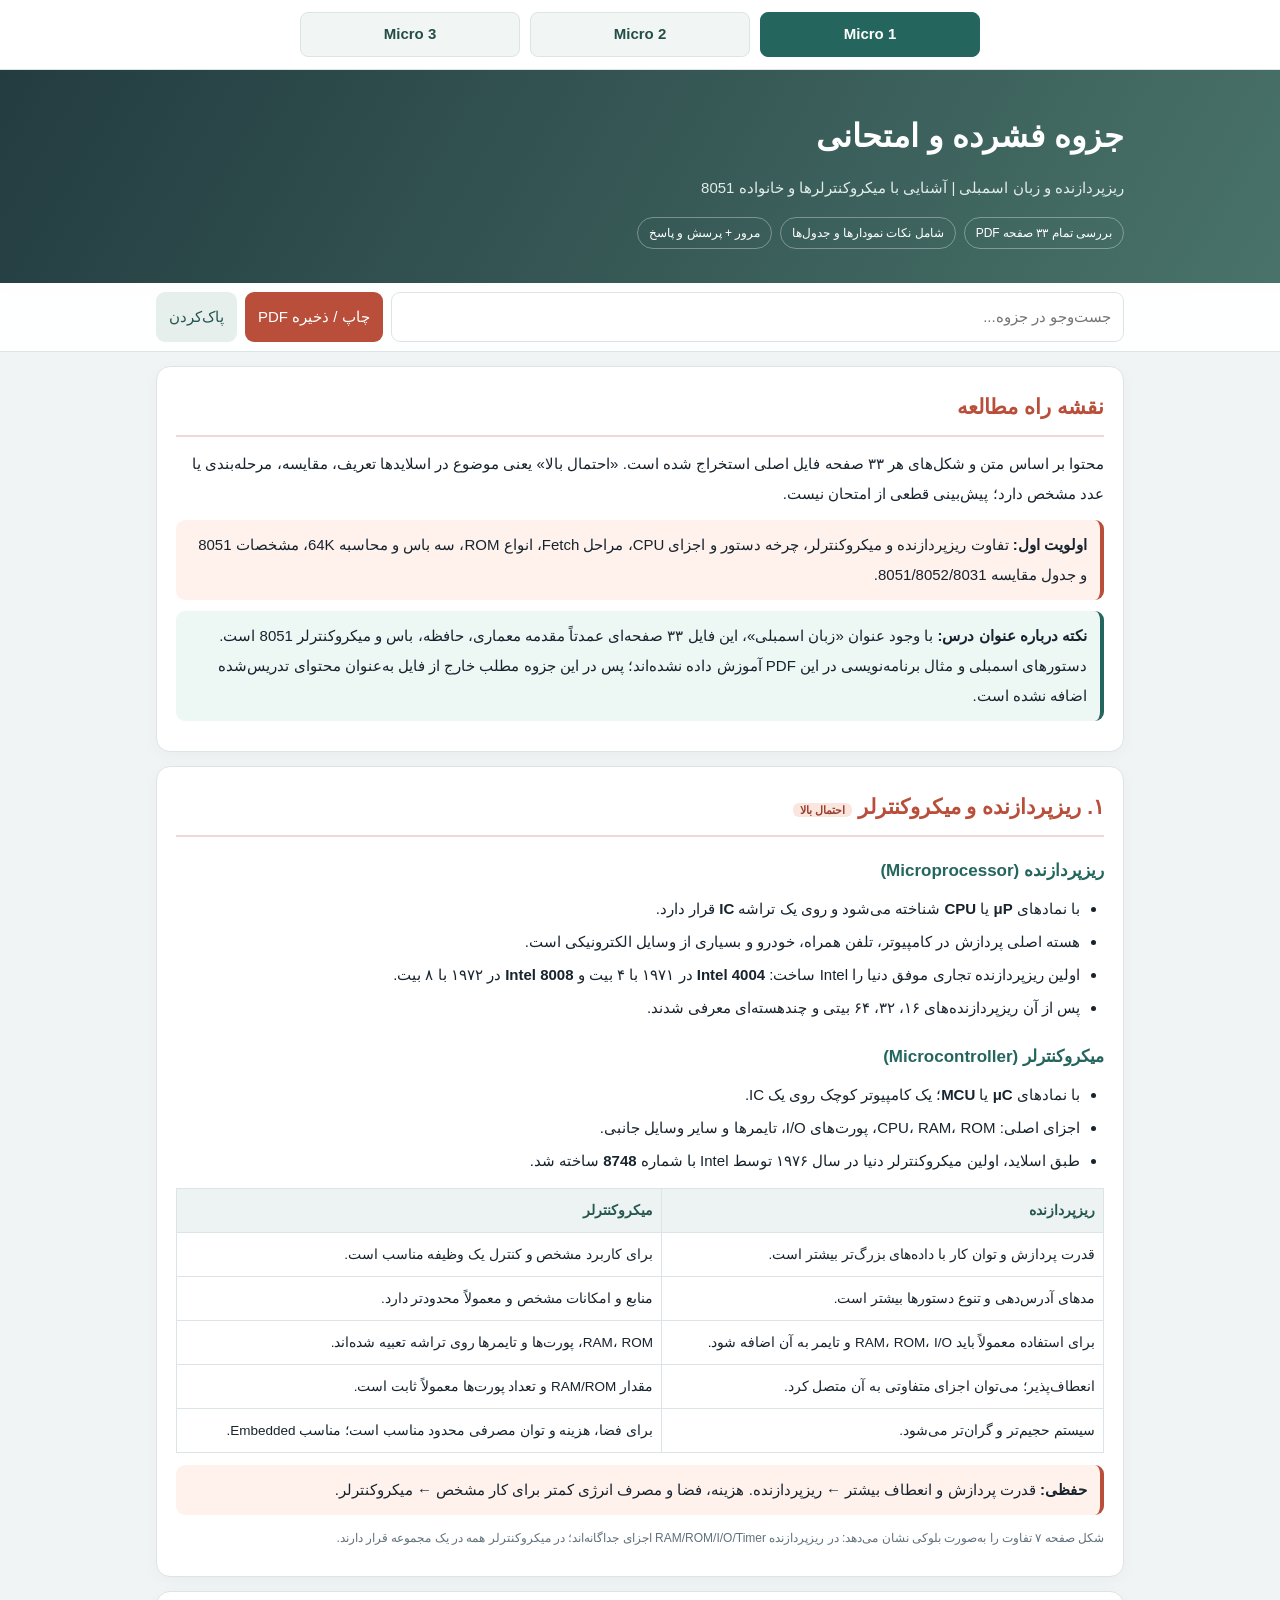
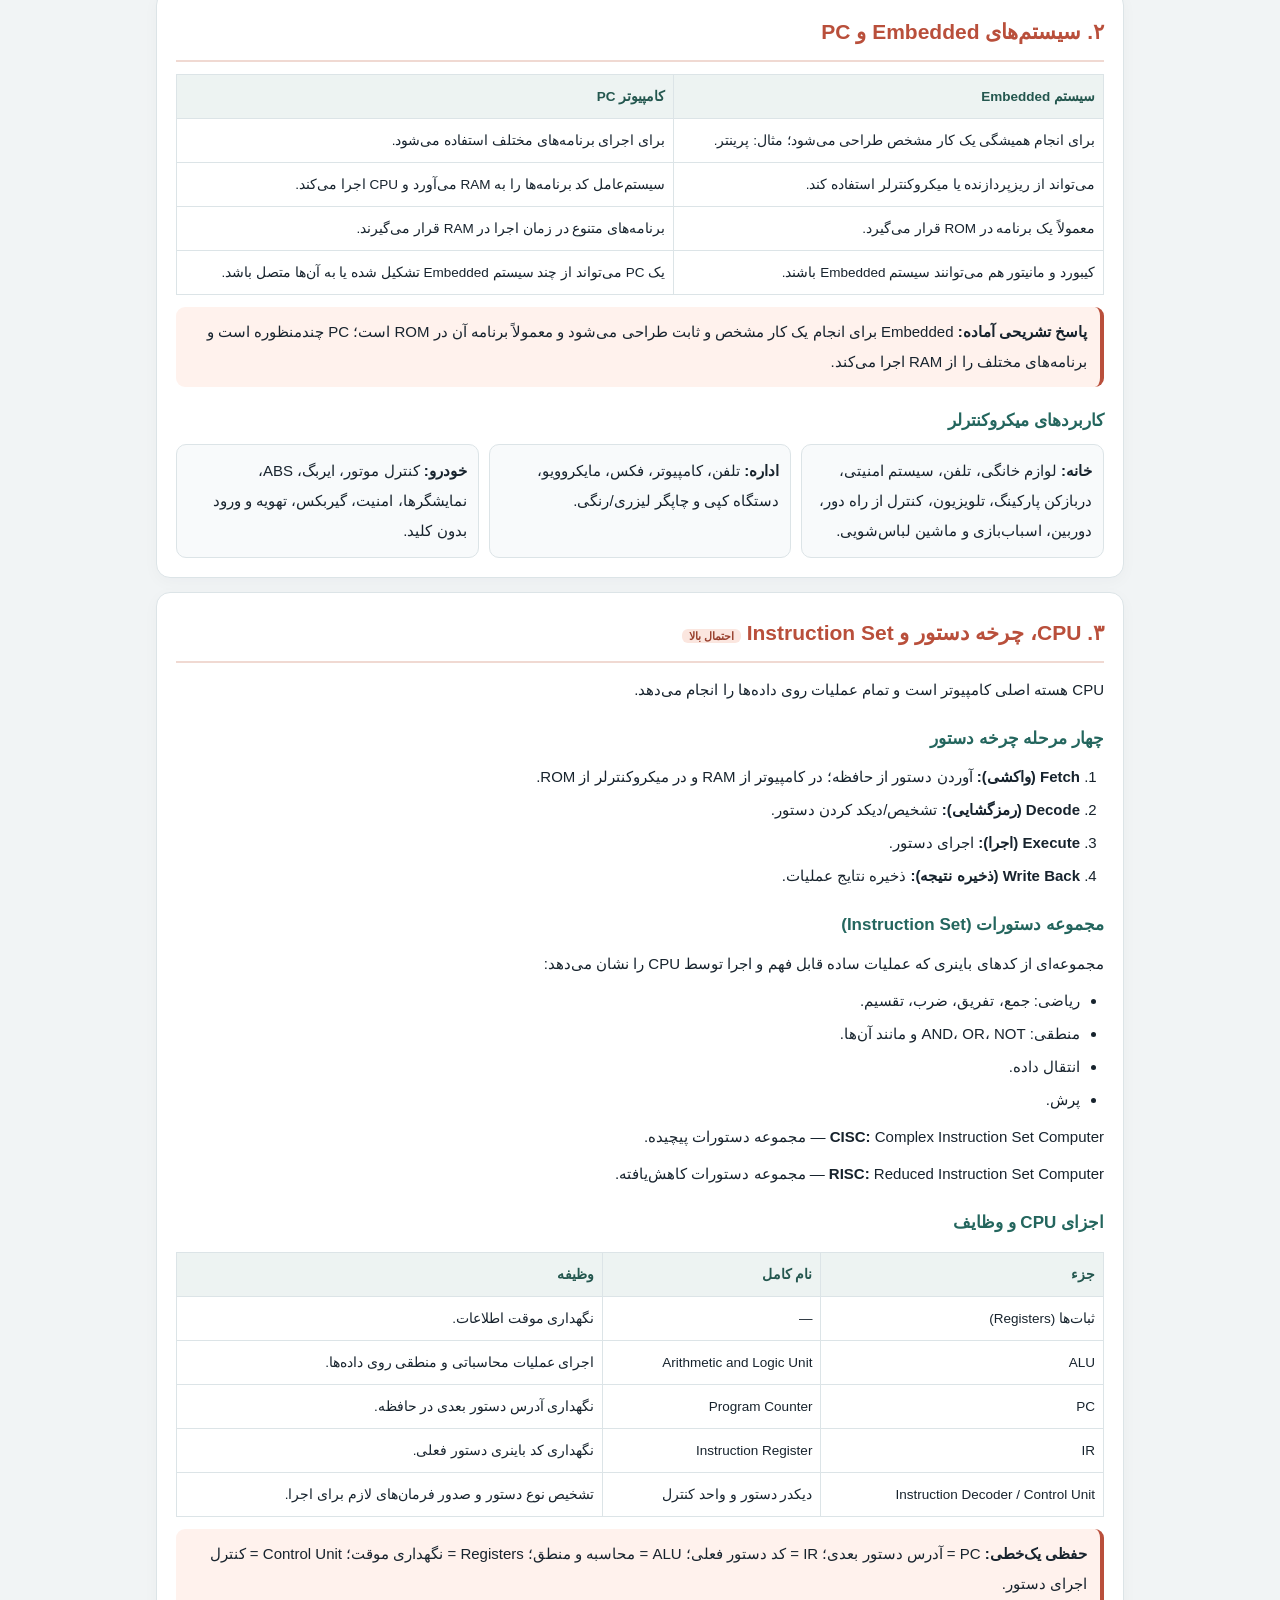
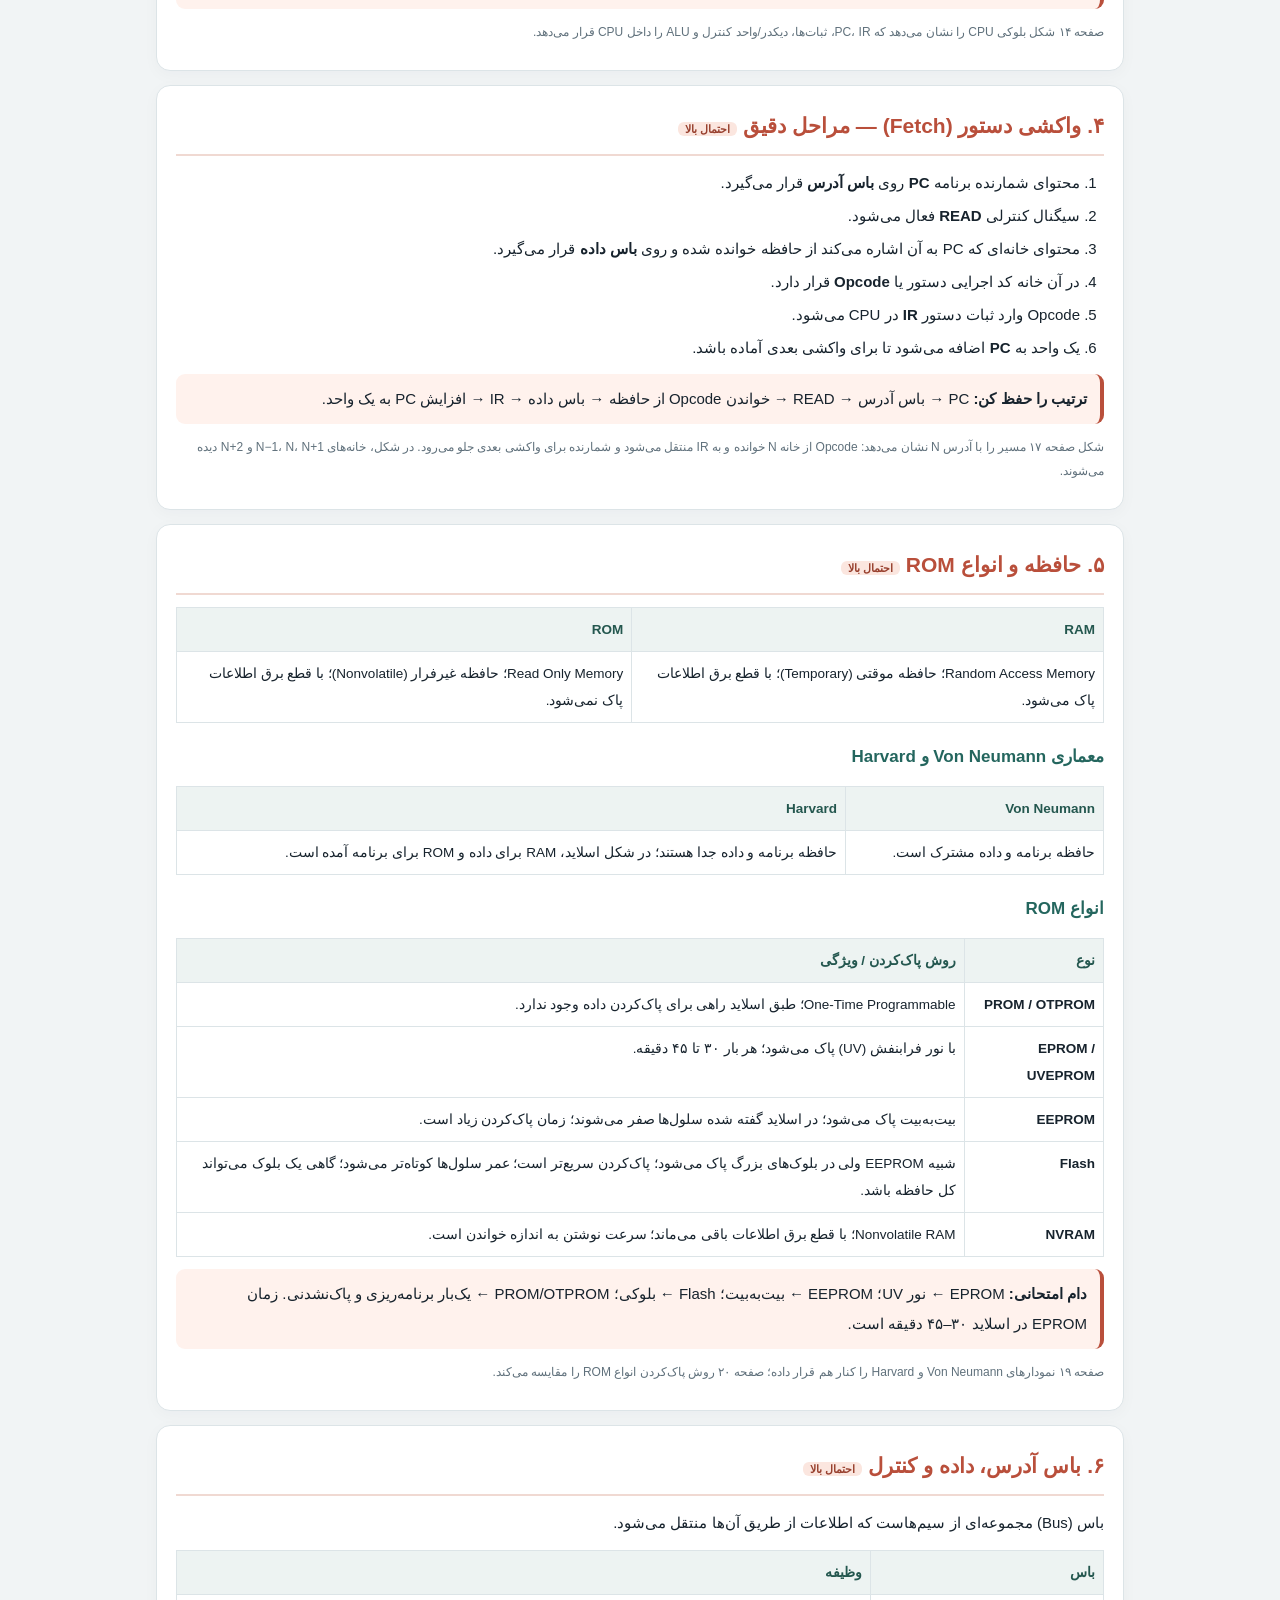
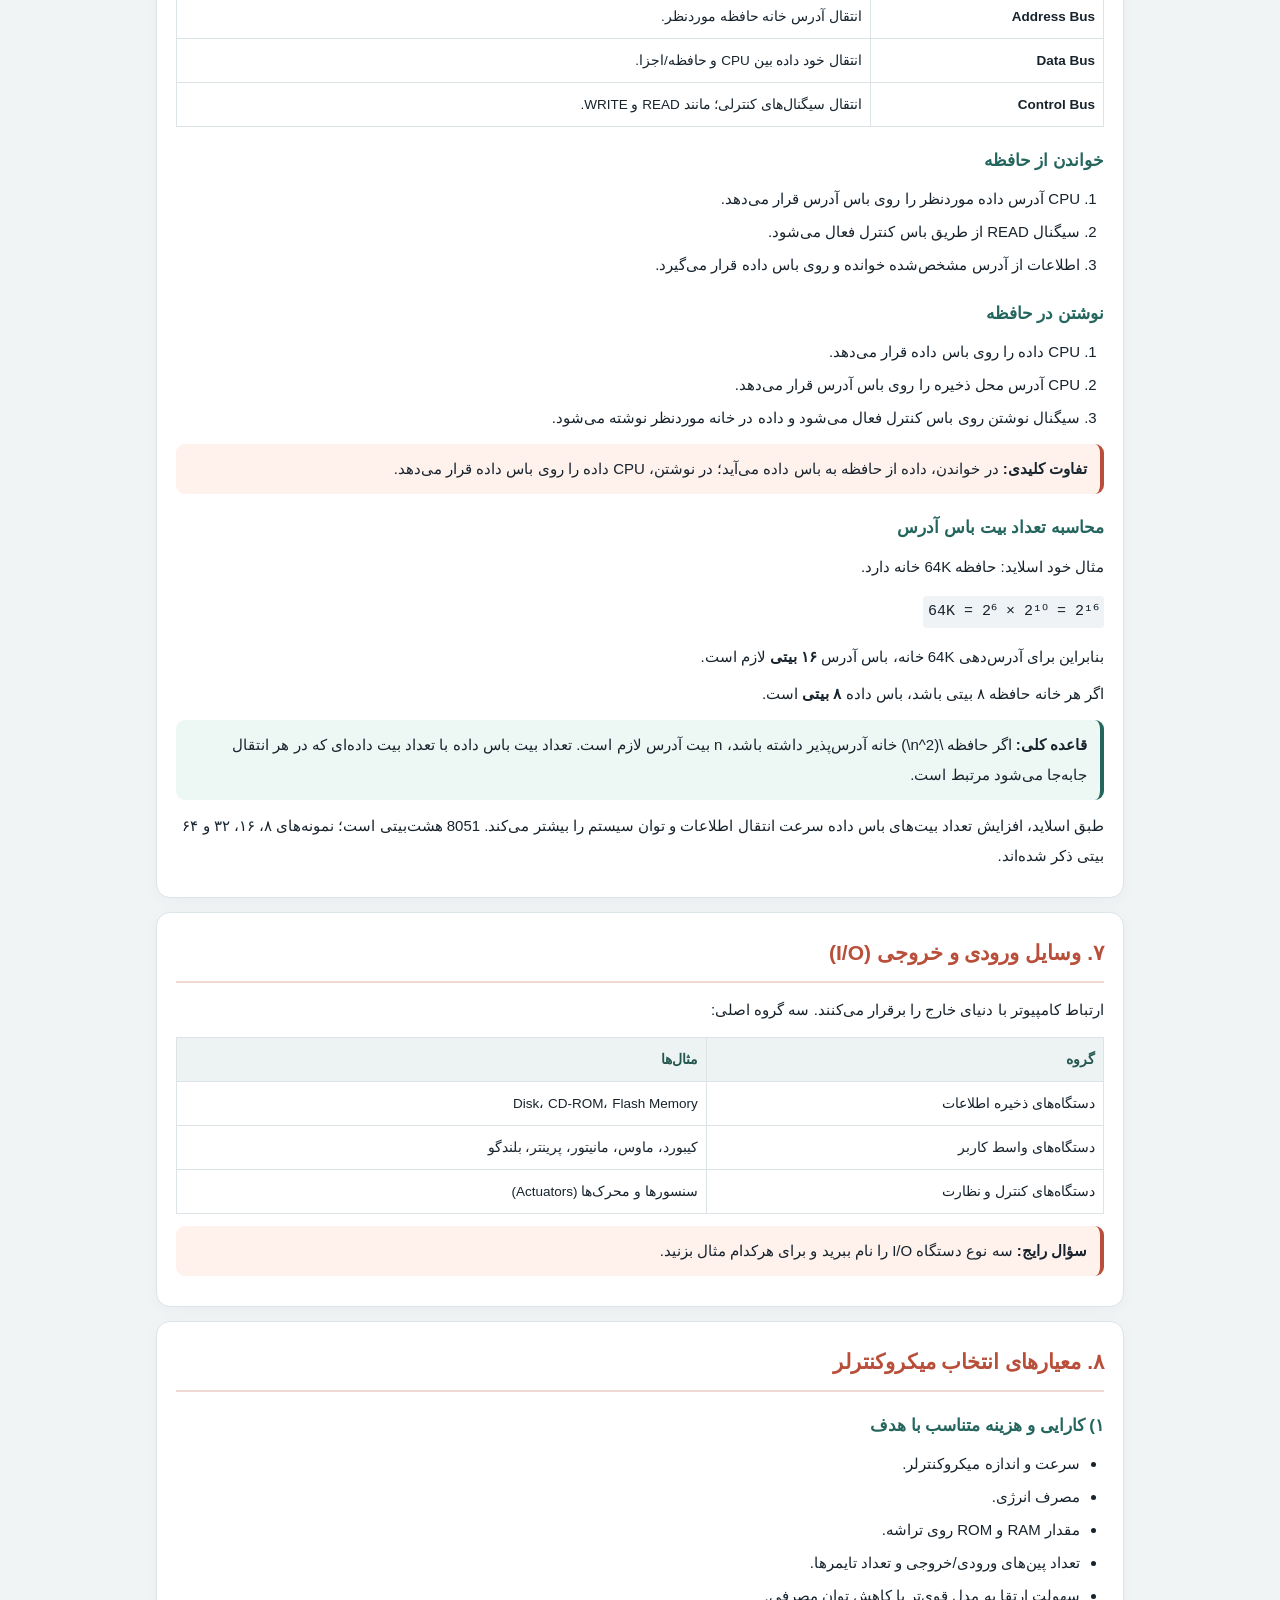
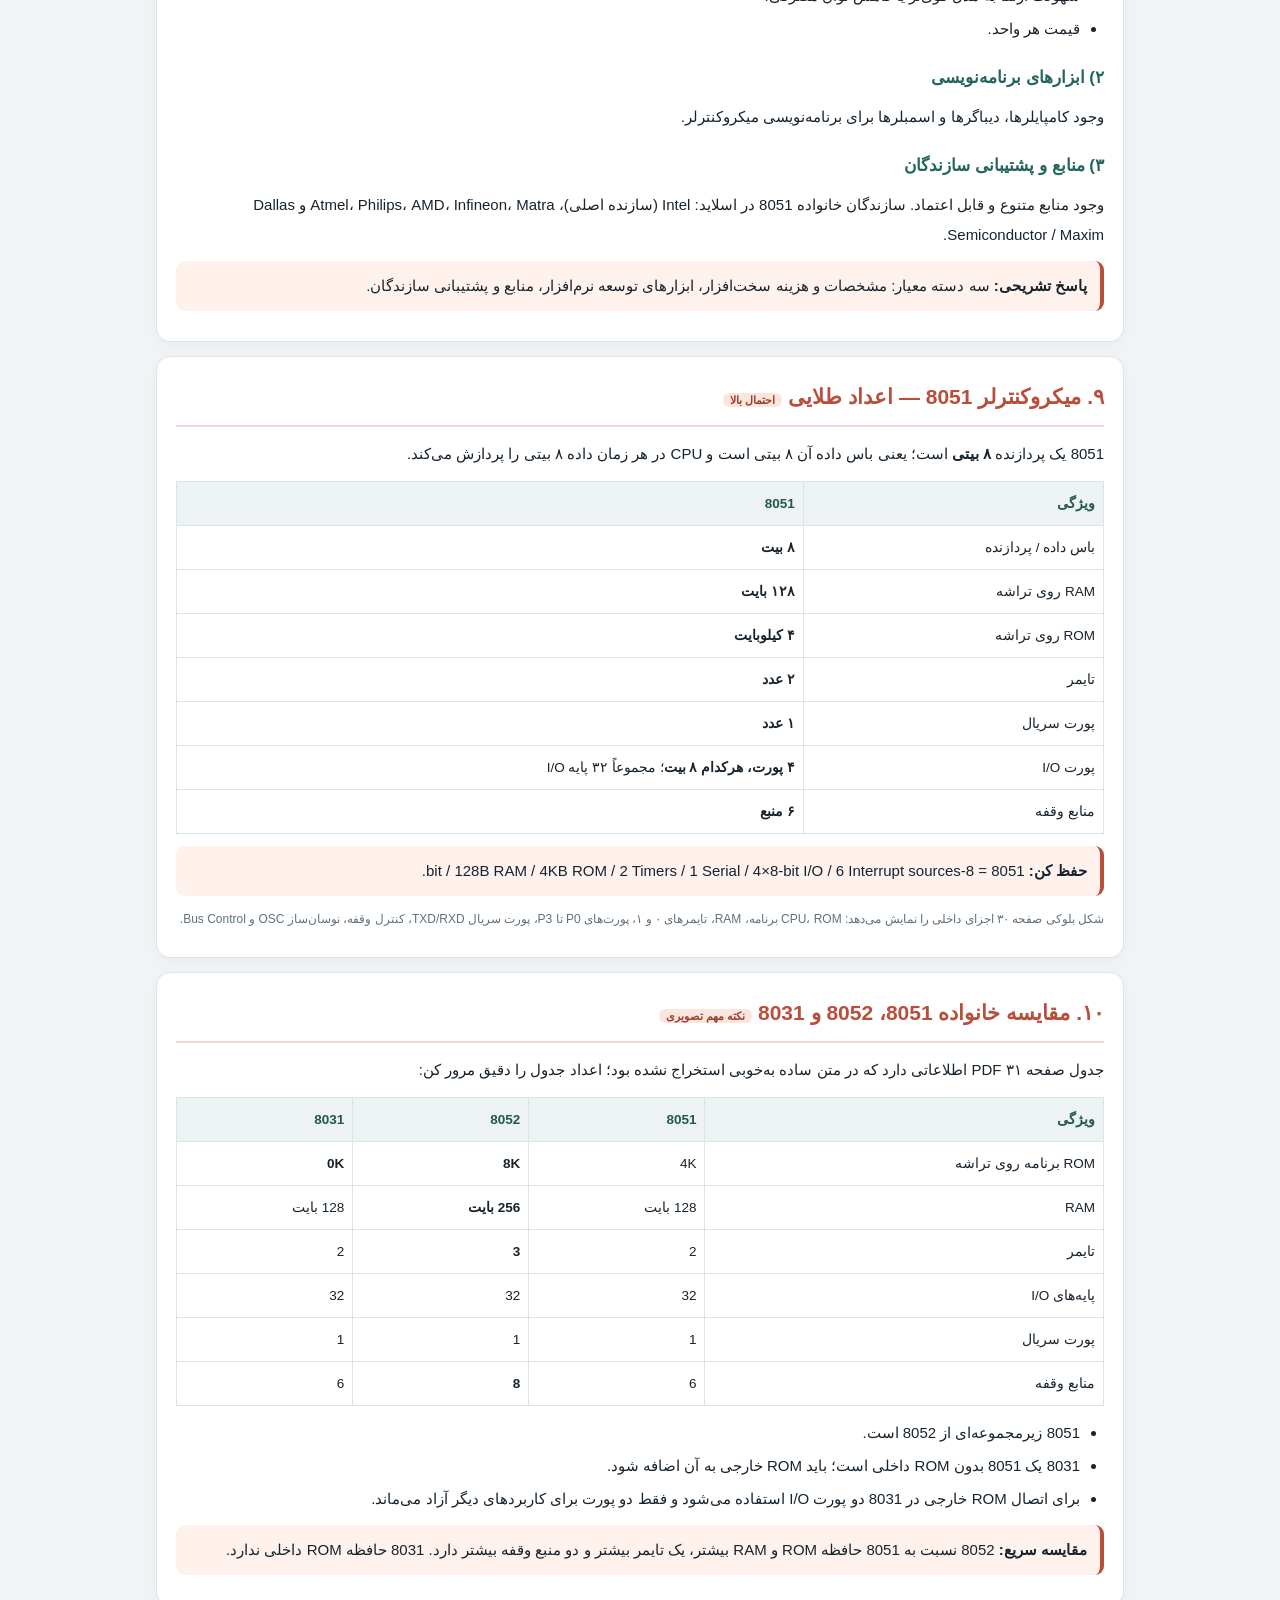
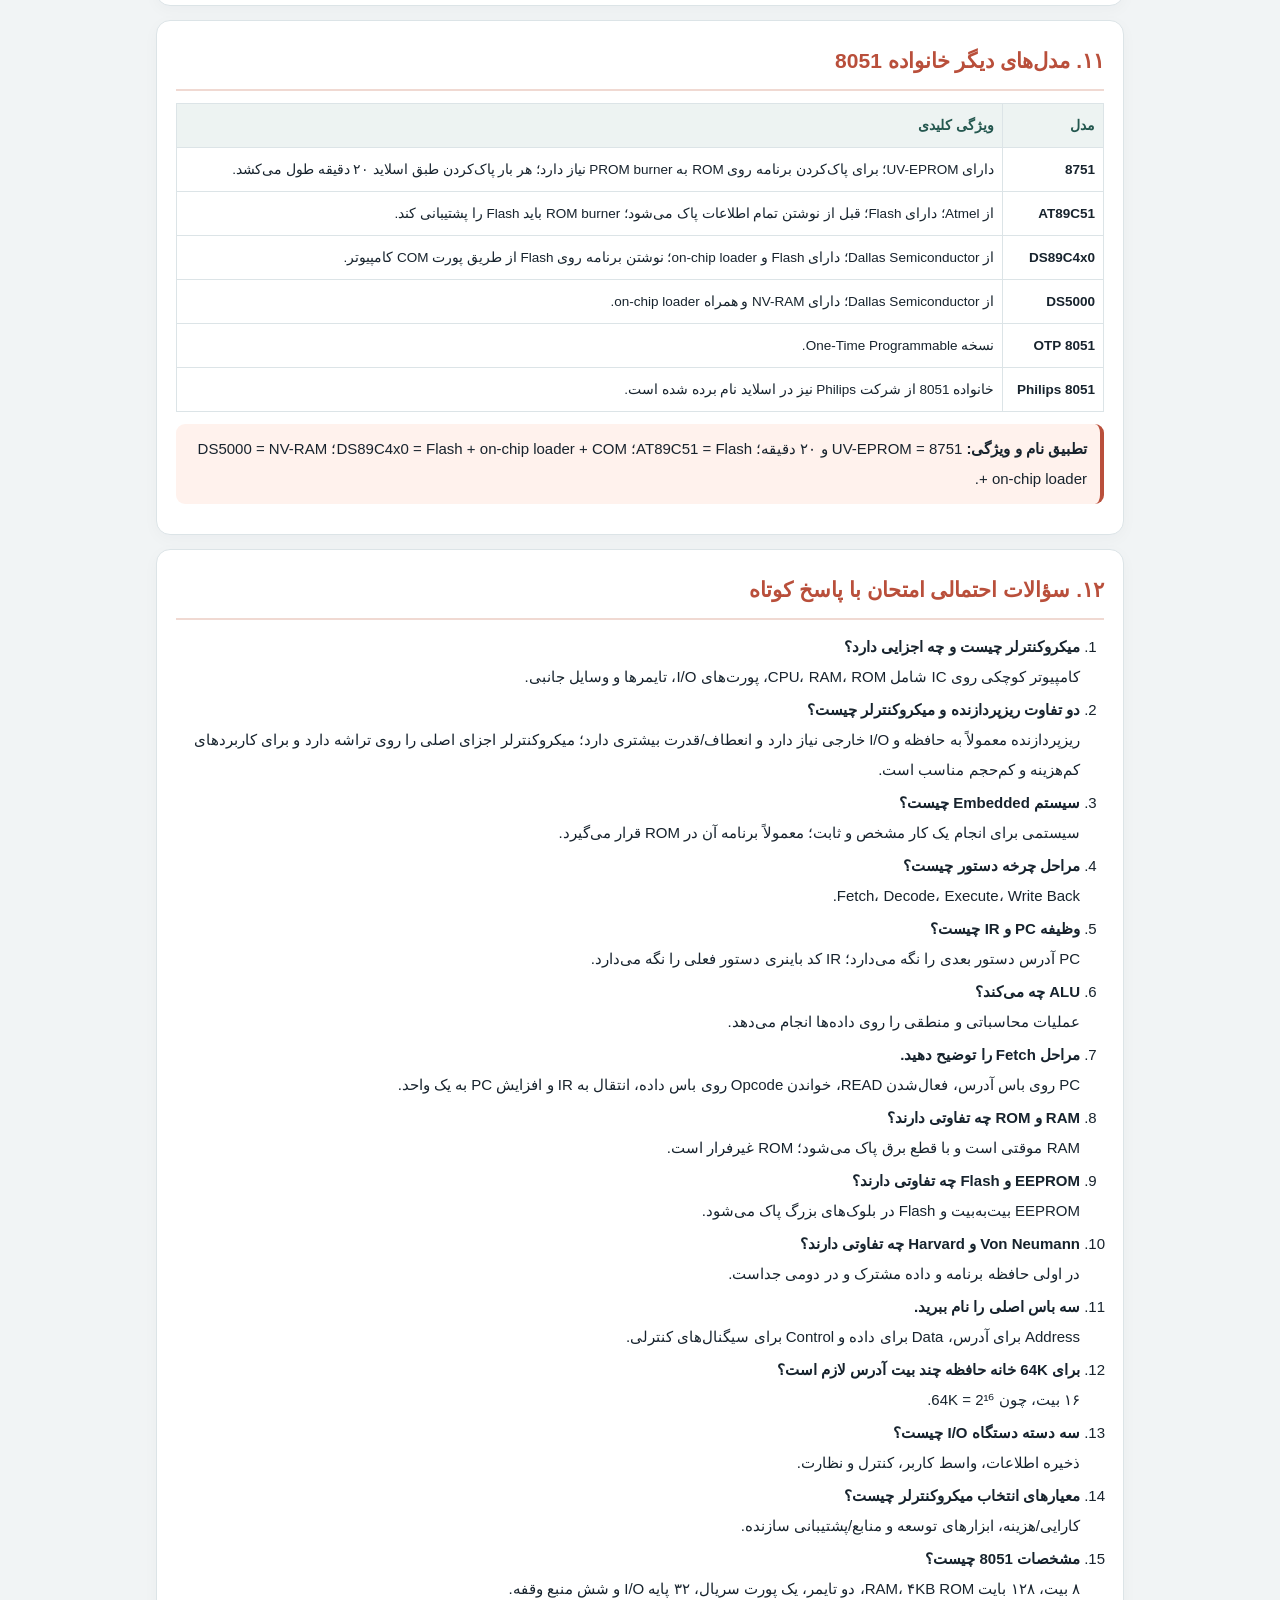
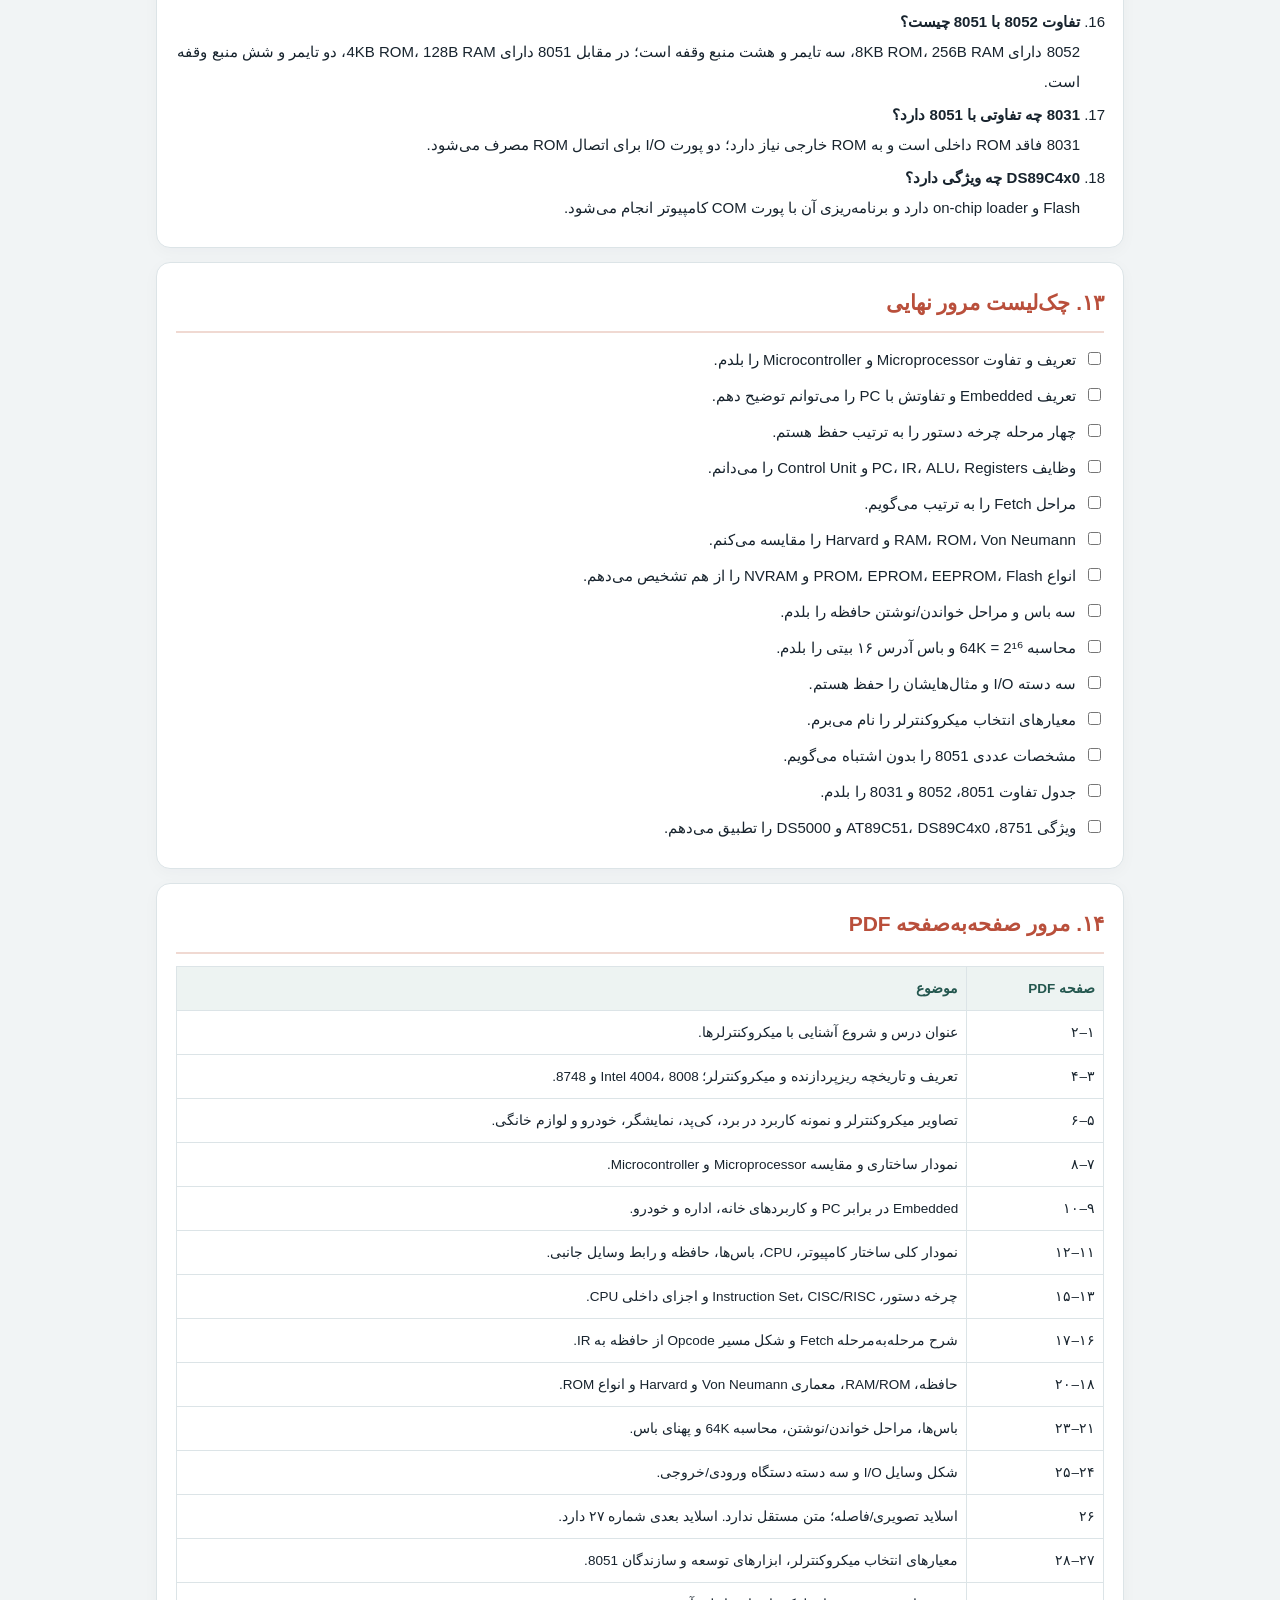
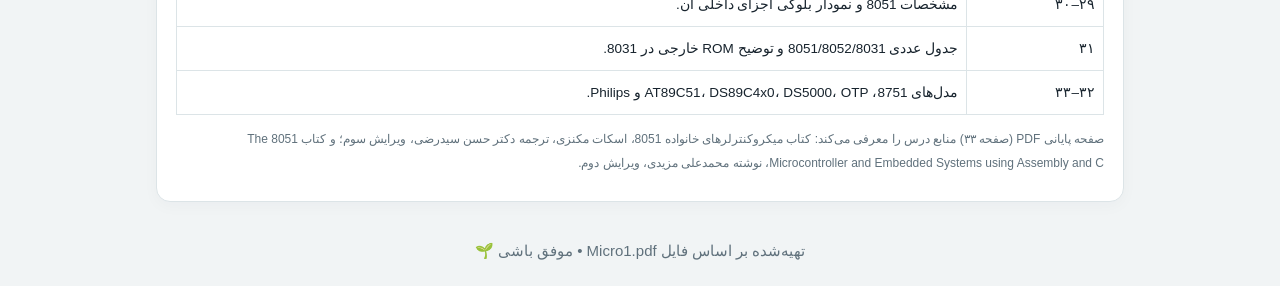
<file: micro1_cheatsheet_persian.html>
<!doctype html>
<html lang="fa" dir="rtl">
<head>
<meta charset="utf-8"><meta name="viewport" content="width=device-width,initial-scale=1">
<title>جزوه شب امتحان | ریزپردازنده و میکروکنترلر</title>
<style>
:root{--ink:#17232d;--muted:#60717c;--paper:#fff;--bg:#f1f4f5;--red:#b94f3b;--teal:#24665e;--line:#dce4e7;--soft:#fff2ed;--mint:#edf7f4}
*{box-sizing:border-box}body{margin:0;background:var(--bg);color:var(--ink);font:15px/2 Tahoma,Arial,sans-serif}
header{background:linear-gradient(120deg,#233c40,#49736a);color:#fff;padding:34px 18px}
.wrap{max-width:1000px;margin:auto;padding:0 16px}h1{font-size:32px;margin:0}header p{margin:5px 0;color:#e1ece9}
.pills{display:flex;gap:8px;flex-wrap:wrap;margin-top:14px}.pill{border:1px solid #ffffff55;border-radius:30px;padding:3px 11px;font-size:12px}
nav{position:sticky;top:0;z-index:3;background:#ffffffed;border-bottom:1px solid var(--line);padding:9px 0;backdrop-filter:blur(7px)}
.tools{display:flex;gap:8px}.tools input{flex:1;min-width:100px;border:1px solid var(--line);border-radius:9px;padding:9px 12px;font:inherit}
button{border:0;border-radius:9px;padding:8px 13px;background:var(--red);color:#fff;font:inherit;cursor:pointer}.secondary{background:#e7efed;color:#24574f}
main{padding:22px 0 45px}.card{background:var(--paper);border:1px solid var(--line);border-radius:14px;padding:19px;margin:14px 0;box-shadow:0 4px 16px #132b3208}
h2{font-size:21px;color:var(--red);margin:0 0 12px;padding-bottom:7px;border-bottom:2px solid #f0d9d2}
h3{font-size:17px;color:var(--teal);margin:17px 0 6px}p{margin:7px 0}ul,ol{padding-right:24px;margin:5px 0}li{margin:3px 0}
.high,.note{padding:10px 13px;border-radius:9px;margin:11px 0}.high{background:var(--soft);border-right:4px solid var(--red)}.note{background:var(--mint);border-right:4px solid var(--teal)}
table{border-collapse:collapse;width:100%;margin:12px 0;font-size:13.5px}td,th{border:1px solid var(--line);padding:8px;text-align:right;vertical-align:top}th{background:#edf3f2;color:#24574f}
.ltr{direction:ltr;unicode-bidi:embed;font-family:Consolas,monospace;background:#f0f3f6;padding:1px 5px;border-radius:4px;display:inline-block}
.tag{font-size:11px;color:#98402e;background:#fbe6df;border-radius:6px;padding:1px 7px}
.grid{display:grid;grid-template-columns:repeat(auto-fit,minmax(200px,1fr));gap:10px}.mini{background:#f8fafb;border:1px solid var(--line);padding:11px;border-radius:10px}
.small{font-size:12px;color:var(--muted)}.check label{display:block;margin:6px 0}.check input{accent-color:var(--red);margin-left:8px}
.hide{display:none!important}footer{text-align:center;color:var(--muted);padding:20px}
@media print{body{background:#fff;font-size:11pt}nav{display:none}header{background:#fff;color:#111;border-bottom:2px solid #555;padding:15px}header p{color:#333}.pill{border-color:#999}.card{box-shadow:none;break-inside:avoid;margin:8px 0;padding:12px}h2{font-size:16pt}.wrap{max-width:none;padding:0 7px}button{display:none}}
</style>
<link rel="stylesheet" href="navbar.css">
</head>
<body>
<nav class="course-nav no-print" aria-label="انتخاب جزوه">
  <div class="course-nav__links">
    <a href="micro1_cheatsheet_persian.html" aria-current="page"><span lang="en" dir="ltr">Micro 1</span></a>
    <a href="micro2_cheatsheet_persian.html"><span lang="en" dir="ltr">Micro 2</span></a>
    <a href="Micro3_cheatsheet_persian.html"><span lang="en" dir="ltr">Micro 3</span></a>
  </div>
</nav>
<header><div class="wrap"><h1>جزوه فشرده و امتحانی</h1><p>ریزپردازنده و زبان اسمبلی | آشنایی با میکروکنترلرها و خانواده 8051</p>
<div class="pills"><span class="pill">بررسی تمام ۳۳ صفحه PDF</span><span class="pill">شامل نکات نمودارها و جدول‌ها</span><span class="pill">مرور + پرسش و پاسخ</span></div></div></header>
<nav><div class="wrap tools"><input id="q" placeholder="جست‌وجو در جزوه..."><button onclick="print()">چاپ / ذخیره PDF</button><button class="secondary" onclick="q.value='';filter()">پاک‌کردن</button></div></nav>
<main class="wrap" id="main">
<section class="card"><h2>نقشه راه مطالعه</h2>
<p>محتوا بر اساس متن و شکل‌های هر ۳۳ صفحه فایل اصلی استخراج شده است. «احتمال بالا» یعنی موضوع در اسلایدها تعریف، مقایسه، مرحله‌بندی یا عدد مشخص دارد؛ پیش‌بینی قطعی از امتحان نیست.</p>
<div class="high"><b>اولویت اول:</b> تفاوت ریزپردازنده و میکروکنترلر، چرخه دستور و اجزای CPU، مراحل Fetch، انواع ROM، سه باس و محاسبه 64K، مشخصات 8051 و جدول مقایسه 8051/8052/8031.</div>
<div class="note"><b>نکته درباره عنوان درس:</b> با وجود عنوان «زبان اسمبلی»، این فایل ۳۳ صفحه‌ای عمدتاً مقدمه معماری، حافظه، باس و میکروکنترلر 8051 است. دستورهای اسمبلی و مثال برنامه‌نویسی در این PDF آموزش داده نشده‌اند؛ پس در این جزوه مطلب خارج از فایل به‌عنوان محتوای تدریس‌شده اضافه نشده است.</div></section>

<section class="card"><h2>۱. ریزپردازنده و میکروکنترلر <span class="tag">احتمال بالا</span></h2>
<h3>ریزپردازنده (Microprocessor)</h3><ul>
<li>با نمادهای <b>μP</b> یا <b>CPU</b> شناخته می‌شود و روی یک تراشه <b>IC</b> قرار دارد.</li>
<li>هسته اصلی پردازش در کامپیوتر، تلفن همراه، خودرو و بسیاری از وسایل الکترونیکی است.</li>
<li>اولین ریزپردازنده تجاری موفق دنیا را Intel ساخت: <b>Intel 4004</b> در ۱۹۷۱ با ۴ بیت و <b>Intel 8008</b> در ۱۹۷۲ با ۸ بیت.</li>
<li>پس از آن ریزپردازنده‌های ۱۶، ۳۲، ۶۴ بیتی و چند‌هسته‌ای معرفی شدند.</li></ul>
<h3>میکروکنترلر (Microcontroller)</h3><ul><li>با نمادهای <b>μC</b> یا <b>MCU</b>؛ یک کامپیوتر کوچک روی یک IC.</li><li>اجزای اصلی: CPU، RAM، ROM، پورت‌های I/O، تایمرها و سایر وسایل جانبی.</li><li>طبق اسلاید، اولین میکروکنترلر دنیا در سال ۱۹۷۶ توسط Intel با شماره <b>8748</b> ساخته شد.</li></ul>
<table><tr><th>ریزپردازنده</th><th>میکروکنترلر</th></tr>
<tr><td>قدرت پردازش و توان کار با داده‌های بزرگ‌تر بیشتر است.</td><td>برای کاربرد مشخص و کنترل یک وظیفه مناسب است.</td></tr>
<tr><td>مدهای آدرس‌دهی و تنوع دستورها بیشتر است.</td><td>منابع و امکانات مشخص و معمولاً محدودتر دارد.</td></tr>
<tr><td>برای استفاده معمولاً باید RAM، ROM، I/O و تایمر به آن اضافه شود.</td><td>RAM، ROM، پورت‌ها و تایمرها روی تراشه تعبیه شده‌اند.</td></tr>
<tr><td>انعطاف‌پذیر؛ می‌توان اجزای متفاوتی به آن متصل کرد.</td><td>مقدار RAM/ROM و تعداد پورت‌ها معمولاً ثابت است.</td></tr>
<tr><td>سیستم حجیم‌تر و گران‌تر می‌شود.</td><td>برای فضا، هزینه و توان مصرفی محدود مناسب است؛ مناسب Embedded.</td></tr></table>
<div class="high"><b>حفظی:</b> قدرت پردازش و انعطاف بیشتر ← ریزپردازنده. هزینه، فضا و مصرف انرژی کمتر برای کار مشخص ← میکروکنترلر.</div>
<p class="small">شکل صفحه ۷ تفاوت را به‌صورت بلوکی نشان می‌دهد: در ریزپردازنده RAM/ROM/I/O/Timer اجزای جداگانه‌اند؛ در میکروکنترلر همه در یک مجموعه قرار دارند.</p></section>

<section class="card"><h2>۲. سیستم‌های Embedded و PC</h2>
<table><tr><th>سیستم Embedded</th><th>کامپیوتر PC</th></tr>
<tr><td>برای انجام همیشگی یک کار مشخص طراحی می‌شود؛ مثال: پرینتر.</td><td>برای اجرای برنامه‌های مختلف استفاده می‌شود.</td></tr>
<tr><td>می‌تواند از ریزپردازنده یا میکروکنترلر استفاده کند.</td><td>سیستم‌عامل کد برنامه‌ها را به RAM می‌آورد و CPU اجرا می‌کند.</td></tr>
<tr><td>معمولاً یک برنامه در ROM قرار می‌گیرد.</td><td>برنامه‌های متنوع در زمان اجرا در RAM قرار می‌گیرند.</td></tr>
<tr><td>کیبورد و مانیتور هم می‌توانند سیستم Embedded باشند.</td><td>یک PC می‌تواند از چند سیستم Embedded تشکیل شده یا به آن‌ها متصل باشد.</td></tr></table>
<div class="high"><b>پاسخ تشریحی آماده:</b> Embedded برای انجام یک کار مشخص و ثابت طراحی می‌شود و معمولاً برنامه آن در ROM است؛ PC چندمنظوره است و برنامه‌های مختلف را از RAM اجرا می‌کند.</div>
<h3>کاربردهای میکروکنترلر</h3><div class="grid">
<div class="mini"><b>خانه:</b> لوازم خانگی، تلفن، سیستم امنیتی، دربازکن پارکینگ، تلویزیون، کنترل از راه دور، دوربین، اسباب‌بازی و ماشین لباس‌شویی.</div>
<div class="mini"><b>اداره:</b> تلفن، کامپیوتر، فکس، مایکروویو، دستگاه کپی و چاپگر لیزری/رنگی.</div>
<div class="mini"><b>خودرو:</b> کنترل موتور، ایربگ، ABS، نمایشگرها، امنیت، گیربکس، تهویه و ورود بدون کلید.</div></div></section>

<section class="card"><h2>۳. CPU، چرخه دستور و Instruction Set <span class="tag">احتمال بالا</span></h2>
<p>CPU هسته اصلی کامپیوتر است و تمام عملیات روی داده‌ها را انجام می‌دهد.</p>
<h3>چهار مرحله چرخه دستور</h3><ol><li><b>Fetch (واکشی):</b> آوردن دستور از حافظه؛ در کامپیوتر از RAM و در میکروکنترلر از ROM.</li><li><b>Decode (رمزگشایی):</b> تشخیص/دیکد کردن دستور.</li><li><b>Execute (اجرا):</b> اجرای دستور.</li><li><b>Write Back (ذخیره نتیجه):</b> ذخیره نتایج عملیات.</li></ol>
<h3>مجموعه دستورات (Instruction Set)</h3><p>مجموعه‌ای از کدهای باینری که عملیات ساده قابل فهم و اجرا توسط CPU را نشان می‌دهد:</p>
<ul><li>ریاضی: جمع، تفریق، ضرب، تقسیم.</li><li>منطقی: AND، OR، NOT و مانند آن‌ها.</li><li>انتقال داده.</li><li>پرش.</li></ul>
<p><b>CISC:</b> Complex Instruction Set Computer — مجموعه دستورات پیچیده.</p><p><b>RISC:</b> Reduced Instruction Set Computer — مجموعه دستورات کاهش‌یافته.</p>
<h3>اجزای CPU و وظایف</h3><table><tr><th>جزء</th><th>نام کامل</th><th>وظیفه</th></tr>
<tr><td>ثبات‌ها (Registers)</td><td>—</td><td>نگهداری موقت اطلاعات.</td></tr>
<tr><td>ALU</td><td>Arithmetic and Logic Unit</td><td>اجرای عملیات محاسباتی و منطقی روی داده‌ها.</td></tr>
<tr><td>PC</td><td>Program Counter</td><td>نگهداری آدرس دستور بعدی در حافظه.</td></tr>
<tr><td>IR</td><td>Instruction Register</td><td>نگهداری کد باینری دستور فعلی.</td></tr>
<tr><td>Instruction Decoder / Control Unit</td><td>دیکدر دستور و واحد کنترل</td><td>تشخیص نوع دستور و صدور فرمان‌های لازم برای اجرا.</td></tr></table>
<div class="high"><b>حفظی یک‌خطی:</b> PC = آدرس دستور بعدی؛ IR = کد دستور فعلی؛ ALU = محاسبه و منطق؛ Registers = نگهداری موقت؛ Control Unit = کنترل اجرای دستور.</div>
<p class="small">صفحه ۱۴ شکل بلوکی CPU را نشان می‌دهد که PC، IR، ثبات‌ها، دیکدر/واحد کنترل و ALU را داخل CPU قرار می‌دهد.</p></section>

<section class="card"><h2>۴. واکشی دستور (Fetch) — مراحل دقیق <span class="tag">احتمال بالا</span></h2>
<ol><li>محتوای شمارنده برنامه <b>PC</b> روی <b>باس آدرس</b> قرار می‌گیرد.</li><li>سیگنال کنترلی <b>READ</b> فعال می‌شود.</li><li>محتوای خانه‌ای که PC به آن اشاره می‌کند از حافظه خوانده شده و روی <b>باس داده</b> قرار می‌گیرد.</li><li>در آن خانه کد اجرایی دستور یا <b>Opcode</b> قرار دارد.</li><li>Opcode وارد ثبات دستور <b>IR</b> در CPU می‌شود.</li><li>یک واحد به <b>PC</b> اضافه می‌شود تا برای واکشی بعدی آماده باشد.</li></ol>
<div class="high"><b>ترتیب را حفظ کن:</b> PC → باس آدرس → READ → خواندن Opcode از حافظه → باس داده → IR → افزایش PC به یک واحد.</div>
<p class="small">شکل صفحه ۱۷ مسیر را با آدرس N نشان می‌دهد: Opcode از خانه N خوانده و به IR منتقل می‌شود و شمارنده برای واکشی بعدی جلو می‌رود. در شکل، خانه‌های N−1، N، N+1 و N+2 دیده می‌شوند.</p></section>

<section class="card"><h2>۵. حافظه و انواع ROM <span class="tag">احتمال بالا</span></h2>
<table><tr><th>RAM</th><th>ROM</th></tr><tr><td>Random Access Memory؛ حافظه موقتی (Temporary)؛ با قطع برق اطلاعات پاک می‌شود.</td><td>Read Only Memory؛ حافظه غیرفرار (Nonvolatile)؛ با قطع برق اطلاعات پاک نمی‌شود.</td></tr></table>
<h3>معماری Von Neumann و Harvard</h3><table><tr><th>Von Neumann</th><th>Harvard</th></tr><tr><td>حافظه برنامه و داده مشترک است.</td><td>حافظه برنامه و داده جدا هستند؛ در شکل اسلاید، RAM برای داده و ROM برای برنامه آمده است.</td></tr></table>
<h3>انواع ROM</h3><table><tr><th>نوع</th><th>روش پاک‌کردن / ویژگی</th></tr>
<tr><td><b>PROM / OTPROM</b></td><td>One-Time Programmable؛ طبق اسلاید راهی برای پاک‌کردن داده وجود ندارد.</td></tr>
<tr><td><b>EPROM / UVEPROM</b></td><td>با نور فرابنفش (UV) پاک می‌شود؛ هر بار ۳۰ تا ۴۵ دقیقه.</td></tr>
<tr><td><b>EEPROM</b></td><td>بیت‌به‌بیت پاک می‌شود؛ در اسلاید گفته شده سلول‌ها صفر می‌شوند؛ زمان پاک‌کردن زیاد است.</td></tr>
<tr><td><b>Flash</b></td><td>شبیه EEPROM ولی در بلوک‌های بزرگ پاک می‌شود؛ پاک‌کردن سریع‌تر است؛ عمر سلول‌ها کوتاه‌تر می‌شود؛ گاهی یک بلوک می‌تواند کل حافظه باشد.</td></tr>
<tr><td><b>NVRAM</b></td><td>Nonvolatile RAM؛ با قطع برق اطلاعات باقی می‌ماند؛ سرعت نوشتن به اندازه خواندن است.</td></tr></table>
<div class="high"><b>دام امتحانی:</b> EPROM ← نور UV؛ EEPROM ← بیت‌به‌بیت؛ Flash ← بلوکی؛ PROM/OTPROM ← یک‌بار برنامه‌ریزی و پاک‌نشدنی. زمان EPROM در اسلاید ۳۰–۴۵ دقیقه است.</div>
<p class="small">صفحه ۱۹ نمودارهای Von Neumann و Harvard را کنار هم قرار داده؛ صفحه ۲۰ روش پاک‌کردن انواع ROM را مقایسه می‌کند.</p></section>

<section class="card"><h2>۶. باس آدرس، داده و کنترل <span class="tag">احتمال بالا</span></h2>
<p>باس (Bus) مجموعه‌ای از سیم‌هاست که اطلاعات از طریق آن‌ها منتقل می‌شود.</p>
<table><tr><th>باس</th><th>وظیفه</th></tr><tr><td><b>Address Bus</b></td><td>انتقال آدرس خانه حافظه موردنظر.</td></tr><tr><td><b>Data Bus</b></td><td>انتقال خود داده بین CPU و حافظه/اجزا.</td></tr><tr><td><b>Control Bus</b></td><td>انتقال سیگنال‌های کنترلی؛ مانند READ و WRITE.</td></tr></table>
<h3>خواندن از حافظه</h3><ol><li>CPU آدرس داده موردنظر را روی باس آدرس قرار می‌دهد.</li><li>سیگنال READ از طریق باس کنترل فعال می‌شود.</li><li>اطلاعات از آدرس مشخص‌شده خوانده و روی باس داده قرار می‌گیرد.</li></ol>
<h3>نوشتن در حافظه</h3><ol><li>CPU داده را روی باس داده قرار می‌دهد.</li><li>CPU آدرس محل ذخیره را روی باس آدرس قرار می‌دهد.</li><li>سیگنال نوشتن روی باس کنترل فعال می‌شود و داده در خانه موردنظر نوشته می‌شود.</li></ol>
<div class="high"><b>تفاوت کلیدی:</b> در خواندن، داده از حافظه به باس داده می‌آید؛ در نوشتن، CPU داده را روی باس داده قرار می‌دهد.</div>
<h3>محاسبه تعداد بیت باس آدرس</h3><p>مثال خود اسلاید: حافظه 64K خانه دارد.</p><p class="ltr">64K = 2⁶ × 2¹⁰ = 2¹⁶</p><p>بنابراین برای آدرس‌دهی 64K خانه، باس آدرس <b>۱۶ بیتی</b> لازم است.</p>
<p>اگر هر خانه حافظه ۸ بیتی باشد، باس داده <b>۸ بیتی</b> است.</p>
<div class="note"><b>قاعده کلی:</b> اگر حافظه \(2^n\) خانه آدرس‌پذیر داشته باشد، n بیت آدرس لازم است. تعداد بیت باس داده با تعداد بیت داده‌ای که در هر انتقال جابه‌جا می‌شود مرتبط است.</div>
<p>طبق اسلاید، افزایش تعداد بیت‌های باس داده سرعت انتقال اطلاعات و توان سیستم را بیشتر می‌کند. 8051 هشت‌بیتی است؛ نمونه‌های ۸، ۱۶، ۳۲ و ۶۴ بیتی ذکر شده‌اند.</p></section>

<section class="card"><h2>۷. وسایل ورودی و خروجی (I/O)</h2><p>ارتباط کامپیوتر با دنیای خارج را برقرار می‌کنند. سه گروه اصلی:</p>
<table><tr><th>گروه</th><th>مثال‌ها</th></tr><tr><td>دستگاه‌های ذخیره اطلاعات</td><td>Disk، CD-ROM، Flash Memory</td></tr><tr><td>دستگاه‌های واسط کاربر</td><td>کیبورد، ماوس، مانیتور، پرینتر، بلندگو</td></tr><tr><td>دستگاه‌های کنترل و نظارت</td><td>سنسورها و محرک‌ها (Actuators)</td></tr></table>
<div class="high"><b>سؤال رایج:</b> سه نوع دستگاه I/O را نام ببرید و برای هرکدام مثال بزنید.</div></section>

<section class="card"><h2>۸. معیارهای انتخاب میکروکنترلر</h2>
<h3>۱) کارایی و هزینه متناسب با هدف</h3><ul><li>سرعت و اندازه میکروکنترلر.</li><li>مصرف انرژی.</li><li>مقدار RAM و ROM روی تراشه.</li><li>تعداد پین‌های ورودی/خروجی و تعداد تایمرها.</li><li>سهولت ارتقا به مدل قوی‌تر یا کاهش توان مصرفی.</li><li>قیمت هر واحد.</li></ul>
<h3>۲) ابزارهای برنامه‌نویسی</h3><p>وجود کامپایلرها، دیباگرها و اسمبلرها برای برنامه‌نویسی میکروکنترلر.</p>
<h3>۳) منابع و پشتیبانی سازندگان</h3><p>وجود منابع متنوع و قابل اعتماد. سازندگان خانواده 8051 در اسلاید: Intel (سازنده اصلی)، Atmel، Philips، AMD، Infineon، Matra و Dallas Semiconductor / Maxim.</p>
<div class="high"><b>پاسخ تشریحی:</b> سه دسته معیار: مشخصات و هزینه سخت‌افزار، ابزارهای توسعه نرم‌افزار، منابع و پشتیبانی سازندگان.</div></section>

<section class="card"><h2>۹. میکروکنترلر 8051 — اعداد طلایی <span class="tag">احتمال بالا</span></h2>
<p>8051 یک پردازنده <b>۸ بیتی</b> است؛ یعنی باس داده آن ۸ بیتی است و CPU در هر زمان داده ۸ بیتی را پردازش می‌کند.</p>
<table><tr><th>ویژگی</th><th>8051</th></tr><tr><td>باس داده / پردازنده</td><td><b>۸ بیت</b></td></tr><tr><td>RAM روی تراشه</td><td><b>۱۲۸ بایت</b></td></tr><tr><td>ROM روی تراشه</td><td><b>۴ کیلوبایت</b></td></tr><tr><td>تایمر</td><td><b>۲ عدد</b></td></tr><tr><td>پورت سریال</td><td><b>۱ عدد</b></td></tr><tr><td>پورت I/O</td><td><b>۴ پورت، هرکدام ۸ بیت</b>؛ مجموعاً ۳۲ پایه I/O</td></tr><tr><td>منابع وقفه</td><td><b>۶ منبع</b></td></tr></table>
<div class="high"><b>حفظ کن:</b> 8051 = 8-bit / 128B RAM / 4KB ROM / 2 Timers / 1 Serial / 4×8-bit I/O / 6 Interrupt sources.</div>
<p class="small">شکل بلوکی صفحه ۳۰ اجزای داخلی را نمایش می‌دهد: CPU، ROM برنامه، RAM، تایمرهای ۰ و ۱، پورت‌های P0 تا P3، پورت سریال TXD/RXD، کنترل وقفه، نوسان‌ساز OSC و Bus Control.</p></section>

<section class="card"><h2>۱۰. مقایسه خانواده 8051، 8052 و 8031 <span class="tag">نکته مهم تصویری</span></h2>
<p>جدول صفحه ۳۱ PDF اطلاعاتی دارد که در متن ساده به‌خوبی استخراج نشده بود؛ اعداد جدول را دقیق مرور کن:</p>
<table><tr><th>ویژگی</th><th>8051</th><th>8052</th><th>8031</th></tr>
<tr><td>ROM برنامه روی تراشه</td><td>4K</td><td><b>8K</b></td><td><b>0K</b></td></tr>
<tr><td>RAM</td><td>128 بایت</td><td><b>256 بایت</b></td><td>128 بایت</td></tr>
<tr><td>تایمر</td><td>2</td><td><b>3</b></td><td>2</td></tr>
<tr><td>پایه‌های I/O</td><td>32</td><td>32</td><td>32</td></tr>
<tr><td>پورت سریال</td><td>1</td><td>1</td><td>1</td></tr>
<tr><td>منابع وقفه</td><td>6</td><td><b>8</b></td><td>6</td></tr></table>
<ul><li>8051 زیرمجموعه‌ای از 8052 است.</li><li>8031 یک 8051 بدون ROM داخلی است؛ باید ROM خارجی به آن اضافه شود.</li><li>برای اتصال ROM خارجی در 8031 دو پورت I/O استفاده می‌شود و فقط دو پورت برای کاربردهای دیگر آزاد می‌ماند.</li></ul>
<div class="high"><b>مقایسه سریع:</b> 8052 نسبت به 8051 حافظه ROM و RAM بیشتر، یک تایمر بیشتر و دو منبع وقفه بیشتر دارد. 8031 حافظه ROM داخلی ندارد.</div></section>

<section class="card"><h2>۱۱. مدل‌های دیگر خانواده 8051</h2>
<table><tr><th>مدل</th><th>ویژگی کلیدی</th></tr>
<tr><td><b>8751</b></td><td>دارای UV-EPROM؛ برای پاک‌کردن برنامه روی ROM به PROM burner نیاز دارد؛ هر بار پاک‌کردن طبق اسلاید ۲۰ دقیقه طول می‌کشد.</td></tr>
<tr><td><b>AT89C51</b></td><td>از Atmel؛ دارای Flash؛ قبل از نوشتن تمام اطلاعات پاک می‌شود؛ ROM burner باید Flash را پشتیبانی کند.</td></tr>
<tr><td><b>DS89C4x0</b></td><td>از Dallas Semiconductor؛ دارای Flash و on-chip loader؛ نوشتن برنامه روی Flash از طریق پورت COM کامپیوتر.</td></tr>
<tr><td><b>DS5000</b></td><td>از Dallas Semiconductor؛ دارای NV-RAM و همراه on-chip loader.</td></tr>
<tr><td><b>8051 OTP</b></td><td>نسخه One-Time Programmable.</td></tr>
<tr><td><b>Philips 8051</b></td><td>خانواده 8051 از شرکت Philips نیز در اسلاید نام برده شده است.</td></tr></table>
<div class="high"><b>تطبیق نام و ویژگی:</b> 8751 = UV-EPROM و ۲۰ دقیقه؛ AT89C51 = Flash؛ DS89C4x0 = Flash + on-chip loader + COM؛ DS5000 = NV-RAM + on-chip loader.</div></section>

<section class="card"><h2>۱۲. سؤالات احتمالی امتحان با پاسخ کوتاه</h2>
<ol>
<li><b>میکروکنترلر چیست و چه اجزایی دارد؟</b><br>کامپیوتر کوچکی روی IC شامل CPU، RAM، ROM، پورت‌های I/O، تایمرها و وسایل جانبی.</li>
<li><b>دو تفاوت ریزپردازنده و میکروکنترلر چیست؟</b><br>ریزپردازنده معمولاً به حافظه و I/O خارجی نیاز دارد و انعطاف/قدرت بیشتری دارد؛ میکروکنترلر اجزای اصلی را روی تراشه دارد و برای کاربردهای کم‌هزینه و کم‌حجم مناسب است.</li>
<li><b>سیستم Embedded چیست؟</b><br>سیستمی برای انجام یک کار مشخص و ثابت؛ معمولاً برنامه آن در ROM قرار می‌گیرد.</li>
<li><b>مراحل چرخه دستور چیست؟</b><br>Fetch، Decode، Execute، Write Back.</li>
<li><b>وظیفه PC و IR چیست؟</b><br>PC آدرس دستور بعدی را نگه می‌دارد؛ IR کد باینری دستور فعلی را نگه می‌دارد.</li>
<li><b>ALU چه می‌کند؟</b><br>عملیات محاسباتی و منطقی را روی داده‌ها انجام می‌دهد.</li>
<li><b>مراحل Fetch را توضیح دهید.</b><br>PC روی باس آدرس، فعال‌شدن READ، خواندن Opcode روی باس داده، انتقال به IR و افزایش PC به یک واحد.</li>
<li><b>RAM و ROM چه تفاوتی دارند؟</b><br>RAM موقتی است و با قطع برق پاک می‌شود؛ ROM غیرفرار است.</li>
<li><b>EEPROM و Flash چه تفاوتی دارند؟</b><br>EEPROM بیت‌به‌بیت و Flash در بلوک‌های بزرگ پاک می‌شود.</li>
<li><b>Von Neumann و Harvard چه تفاوتی دارند؟</b><br>در اولی حافظه برنامه و داده مشترک و در دومی جداست.</li>
<li><b>سه باس اصلی را نام ببرید.</b><br>Address برای آدرس، Data برای داده و Control برای سیگنال‌های کنترلی.</li>
<li><b>برای 64K خانه حافظه چند بیت آدرس لازم است؟</b><br>۱۶ بیت، چون 64K = 2¹⁶.</li>
<li><b>سه دسته دستگاه I/O چیست؟</b><br>ذخیره اطلاعات، واسط کاربر، کنترل و نظارت.</li>
<li><b>معیارهای انتخاب میکروکنترلر چیست؟</b><br>کارایی/هزینه، ابزارهای توسعه و منابع/پشتیبانی سازنده.</li>
<li><b>مشخصات 8051 چیست؟</b><br>۸ بیت، ۱۲۸ بایت RAM، ۴KB ROM، دو تایمر، یک پورت سریال، ۳۲ پایه I/O و شش منبع وقفه.</li>
<li><b>تفاوت 8052 با 8051 چیست؟</b><br>8052 دارای 8KB ROM، 256B RAM، سه تایمر و هشت منبع وقفه است؛ در مقابل 8051 دارای 4KB ROM، 128B RAM، دو تایمر و شش منبع وقفه است.</li>
<li><b>8031 چه تفاوتی با 8051 دارد؟</b><br>8031 فاقد ROM داخلی است و به ROM خارجی نیاز دارد؛ دو پورت I/O برای اتصال ROM مصرف می‌شود.</li>
<li><b>DS89C4x0 چه ویژگی دارد؟</b><br>Flash و on-chip loader دارد و برنامه‌ریزی آن با پورت COM کامپیوتر انجام می‌شود.</li>
</ol></section>

<section class="card check"><h2>۱۳. چک‌لیست مرور نهایی</h2>
<label><input type="checkbox"> تعریف و تفاوت Microprocessor و Microcontroller را بلدم.</label>
<label><input type="checkbox"> تعریف Embedded و تفاوتش با PC را می‌توانم توضیح دهم.</label>
<label><input type="checkbox"> چهار مرحله چرخه دستور را به ترتیب حفظ هستم.</label>
<label><input type="checkbox"> وظایف PC، IR، ALU، Registers و Control Unit را می‌دانم.</label>
<label><input type="checkbox"> مراحل Fetch را به ترتیب می‌گویم.</label>
<label><input type="checkbox"> RAM، ROM، Von Neumann و Harvard را مقایسه می‌کنم.</label>
<label><input type="checkbox"> انواع PROM، EPROM، EEPROM، Flash و NVRAM را از هم تشخیص می‌دهم.</label>
<label><input type="checkbox"> سه باس و مراحل خواندن/نوشتن حافظه را بلدم.</label>
<label><input type="checkbox"> محاسبه 64K = 2¹⁶ و باس آدرس ۱۶ بیتی را بلدم.</label>
<label><input type="checkbox"> سه دسته I/O و مثال‌هایشان را حفظ هستم.</label>
<label><input type="checkbox"> معیارهای انتخاب میکروکنترلر را نام می‌برم.</label>
<label><input type="checkbox"> مشخصات عددی 8051 را بدون اشتباه می‌گویم.</label>
<label><input type="checkbox"> جدول تفاوت 8051، 8052 و 8031 را بلدم.</label>
<label><input type="checkbox"> ویژگی 8751، AT89C51، DS89C4x0 و DS5000 را تطبیق می‌دهم.</label>
</section>

<section class="card"><h2>۱۴. مرور صفحه‌به‌صفحه PDF</h2>
<table><tr><th>صفحه PDF</th><th>موضوع</th></tr>
<tr><td>۱–۲</td><td>عنوان درس و شروع آشنایی با میکروکنترلرها.</td></tr>
<tr><td>۳–۴</td><td>تعریف و تاریخچه ریزپردازنده و میکروکنترلر؛ Intel 4004، 8008 و 8748.</td></tr>
<tr><td>۵–۶</td><td>تصاویر میکروکنترلر و نمونه کاربرد در برد، کی‌پد، نمایشگر، خودرو و لوازم خانگی.</td></tr>
<tr><td>۷–۸</td><td>نمودار ساختاری و مقایسه Microprocessor و Microcontroller.</td></tr>
<tr><td>۹–۱۰</td><td>Embedded در برابر PC و کاربردهای خانه، اداره و خودرو.</td></tr>
<tr><td>۱۱–۱۲</td><td>نمودار کلی ساختار کامپیوتر، CPU، باس‌ها، حافظه و رابط وسایل جانبی.</td></tr>
<tr><td>۱۳–۱۵</td><td>چرخه دستور، Instruction Set، CISC/RISC و اجزای داخلی CPU.</td></tr>
<tr><td>۱۶–۱۷</td><td>شرح مرحله‌به‌مرحله Fetch و شکل مسیر Opcode از حافظه به IR.</td></tr>
<tr><td>۱۸–۲۰</td><td>حافظه، RAM/ROM، معماری Von Neumann و Harvard و انواع ROM.</td></tr>
<tr><td>۲۱–۲۳</td><td>باس‌ها، مراحل خواندن/نوشتن، محاسبه 64K و پهنای باس.</td></tr>
<tr><td>۲۴–۲۵</td><td>شکل وسایل I/O و سه دسته دستگاه ورودی/خروجی.</td></tr>
<tr><td>۲۶</td><td>اسلاید تصویری/فاصله؛ متن مستقل ندارد. اسلاید بعدی شماره ۲۷ دارد.</td></tr>
<tr><td>۲۷–۲۸</td><td>معیارهای انتخاب میکروکنترلر، ابزارهای توسعه و سازندگان 8051.</td></tr>
<tr><td>۲۹–۳۰</td><td>مشخصات 8051 و نمودار بلوکی اجزای داخلی آن.</td></tr>
<tr><td>۳۱</td><td>جدول عددی 8051/8052/8031 و توضیح ROM خارجی در 8031.</td></tr>
<tr><td>۳۲–۳۳</td><td>مدل‌های 8751، AT89C51، DS89C4x0، DS5000، OTP و Philips.</td></tr>
</table>
<p class="small">صفحه پایانی PDF (صفحه ۳۳) منابع درس را معرفی می‌کند: کتاب میکروکنترلرهای خانواده 8051، اسکات مکنزی، ترجمه دکتر حسن سیدرضی، ویرایش سوم؛ و کتاب The 8051 Microcontroller and Embedded Systems using Assembly and C، نوشته محمدعلی مزیدی، ویرایش دوم.</p></section>
</main><footer>تهیه‌شده بر اساس فایل Micro1.pdf • موفق باشی 🌱</footer>
<script>
const q=document.getElementById('q');function filter(){let s=q.value.trim().toLowerCase();document.querySelectorAll('#main>.card').forEach(e=>e.classList.toggle('hide',s&&!e.innerText.toLowerCase().includes(s)))}q.addEventListener('input',filter);
</script></body></html>
</file>
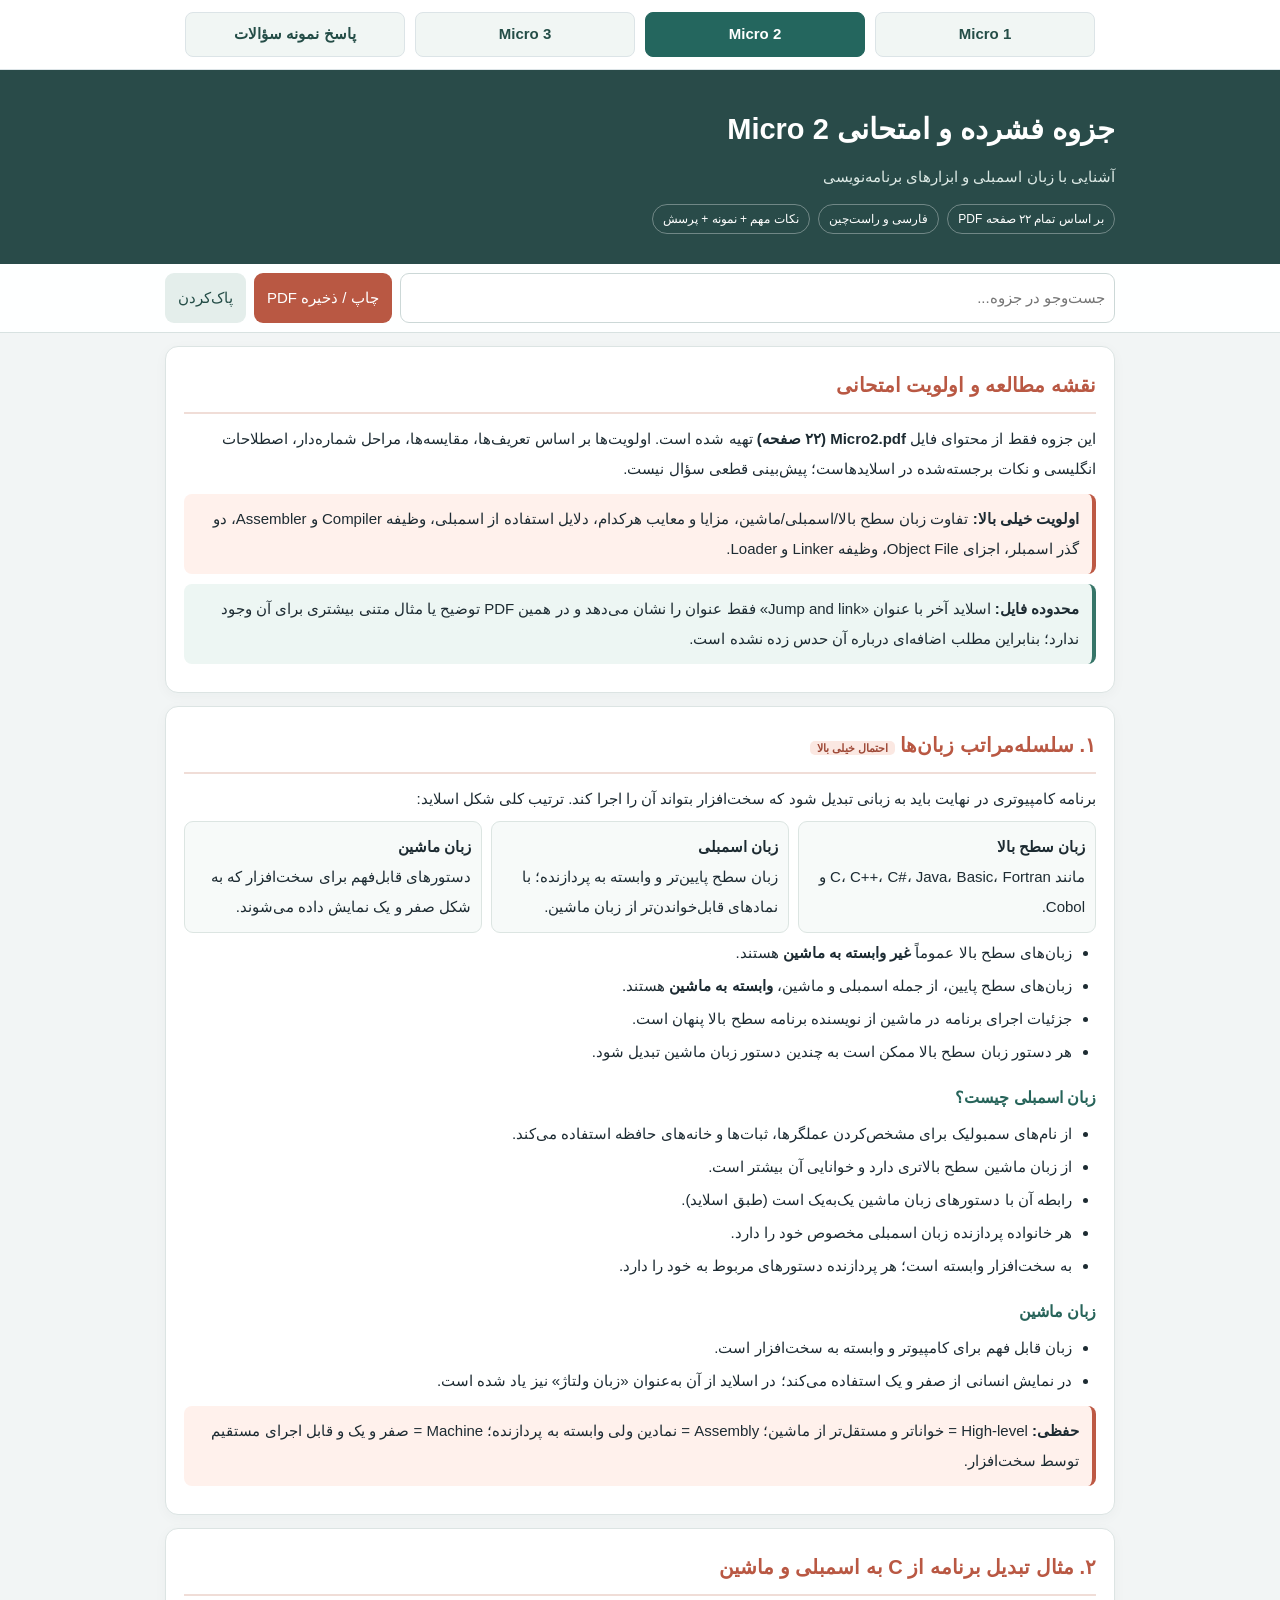
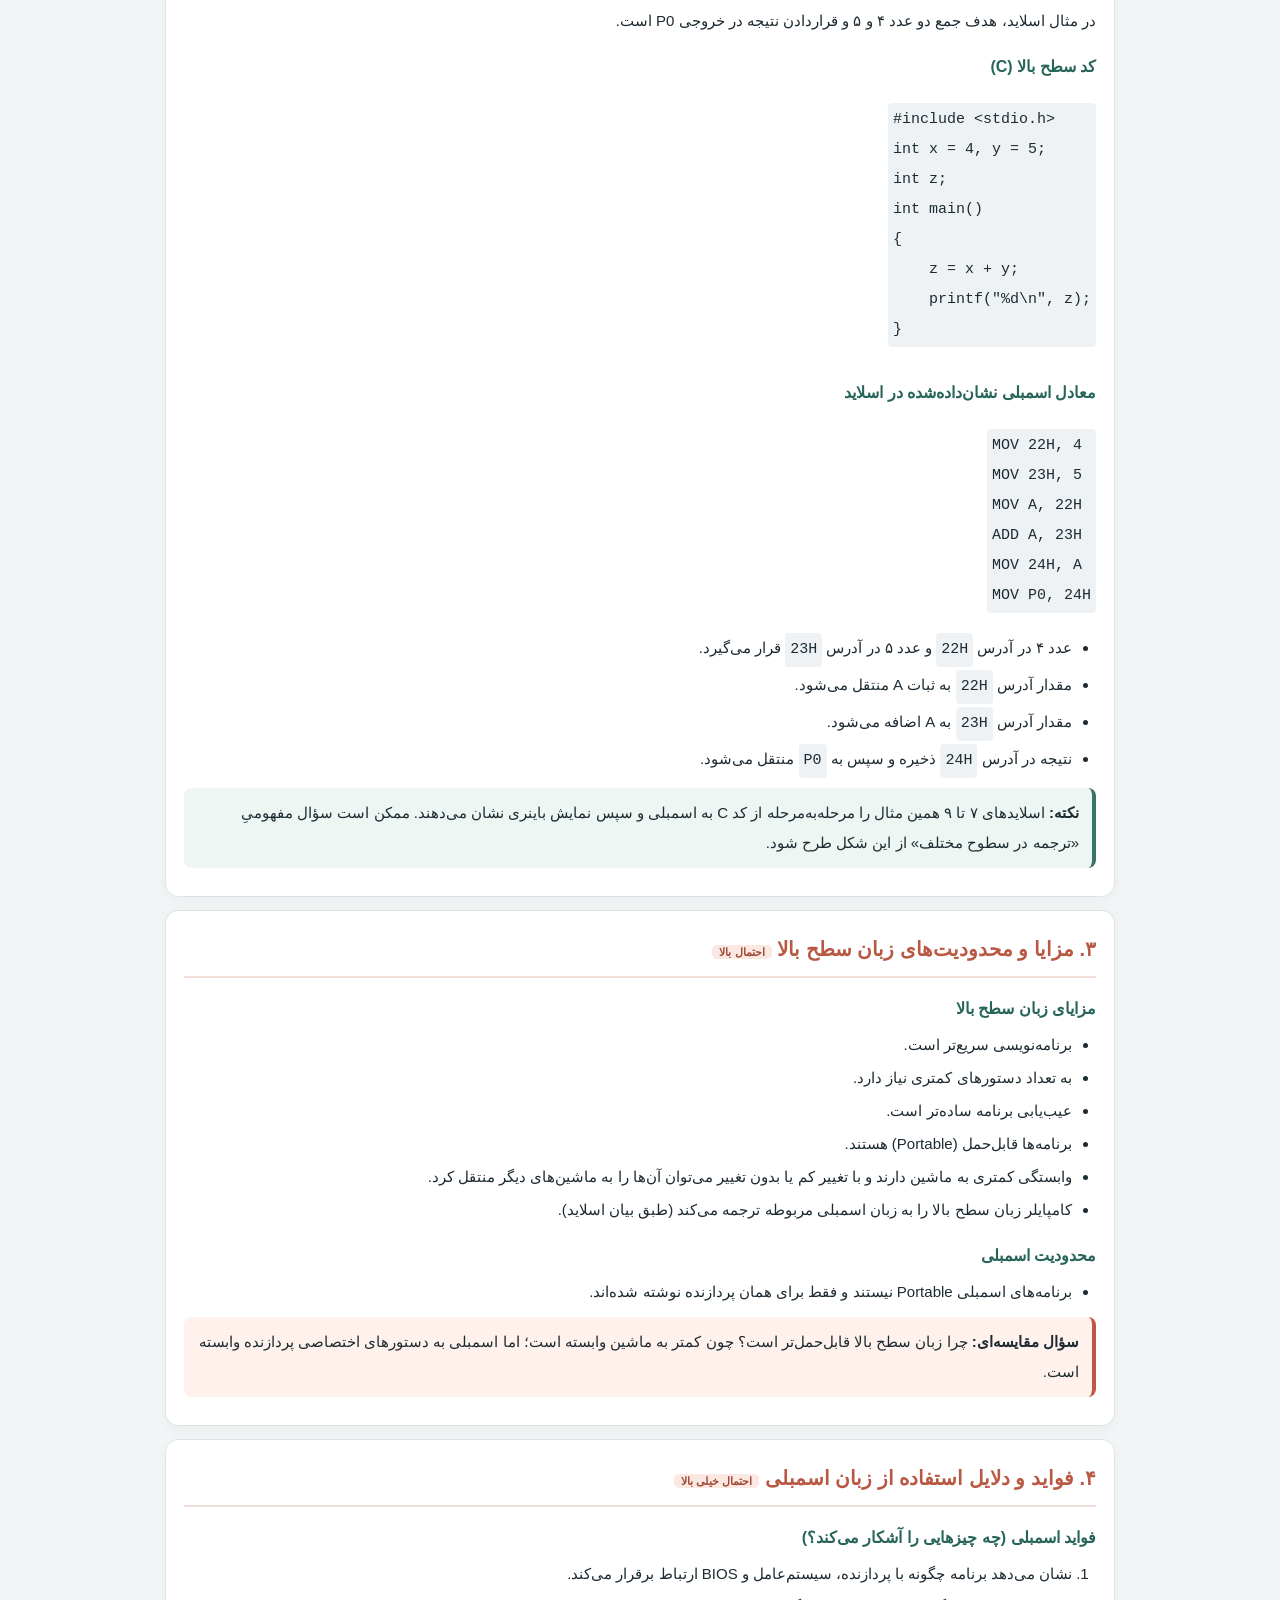
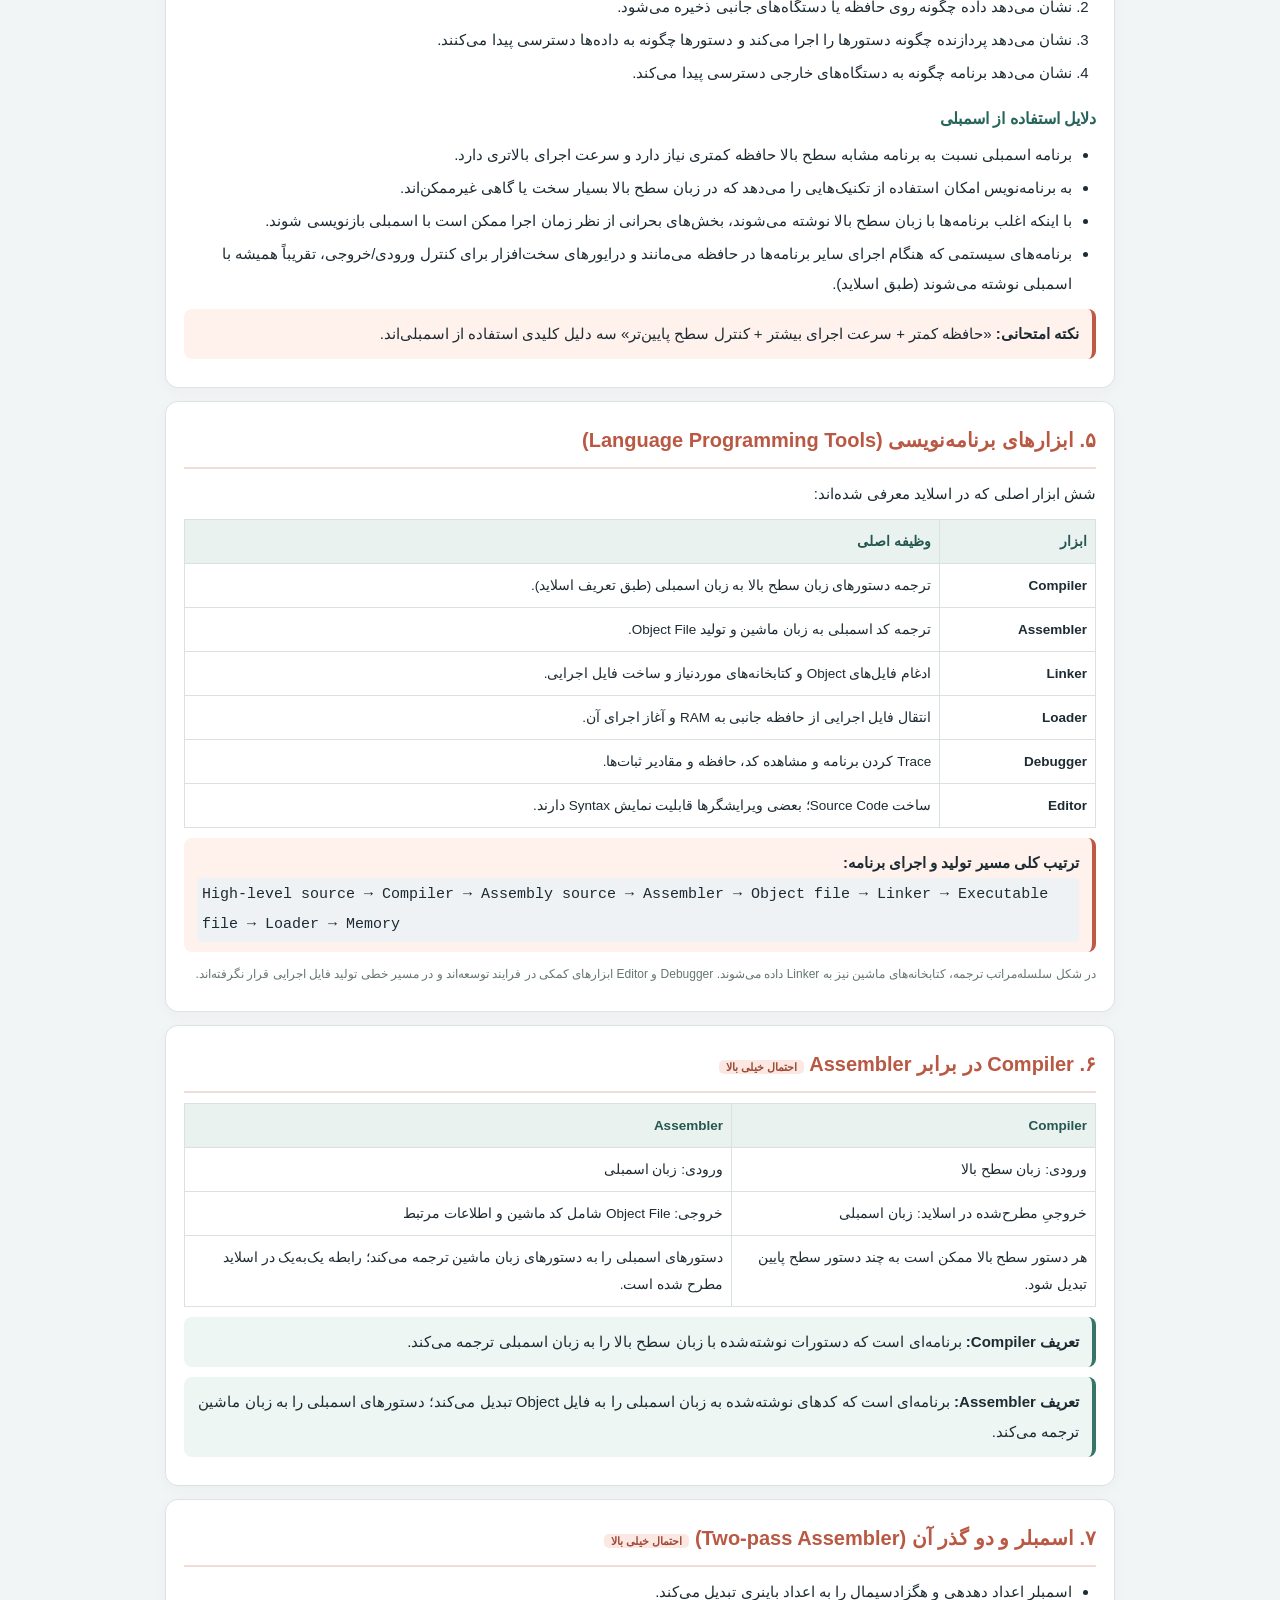
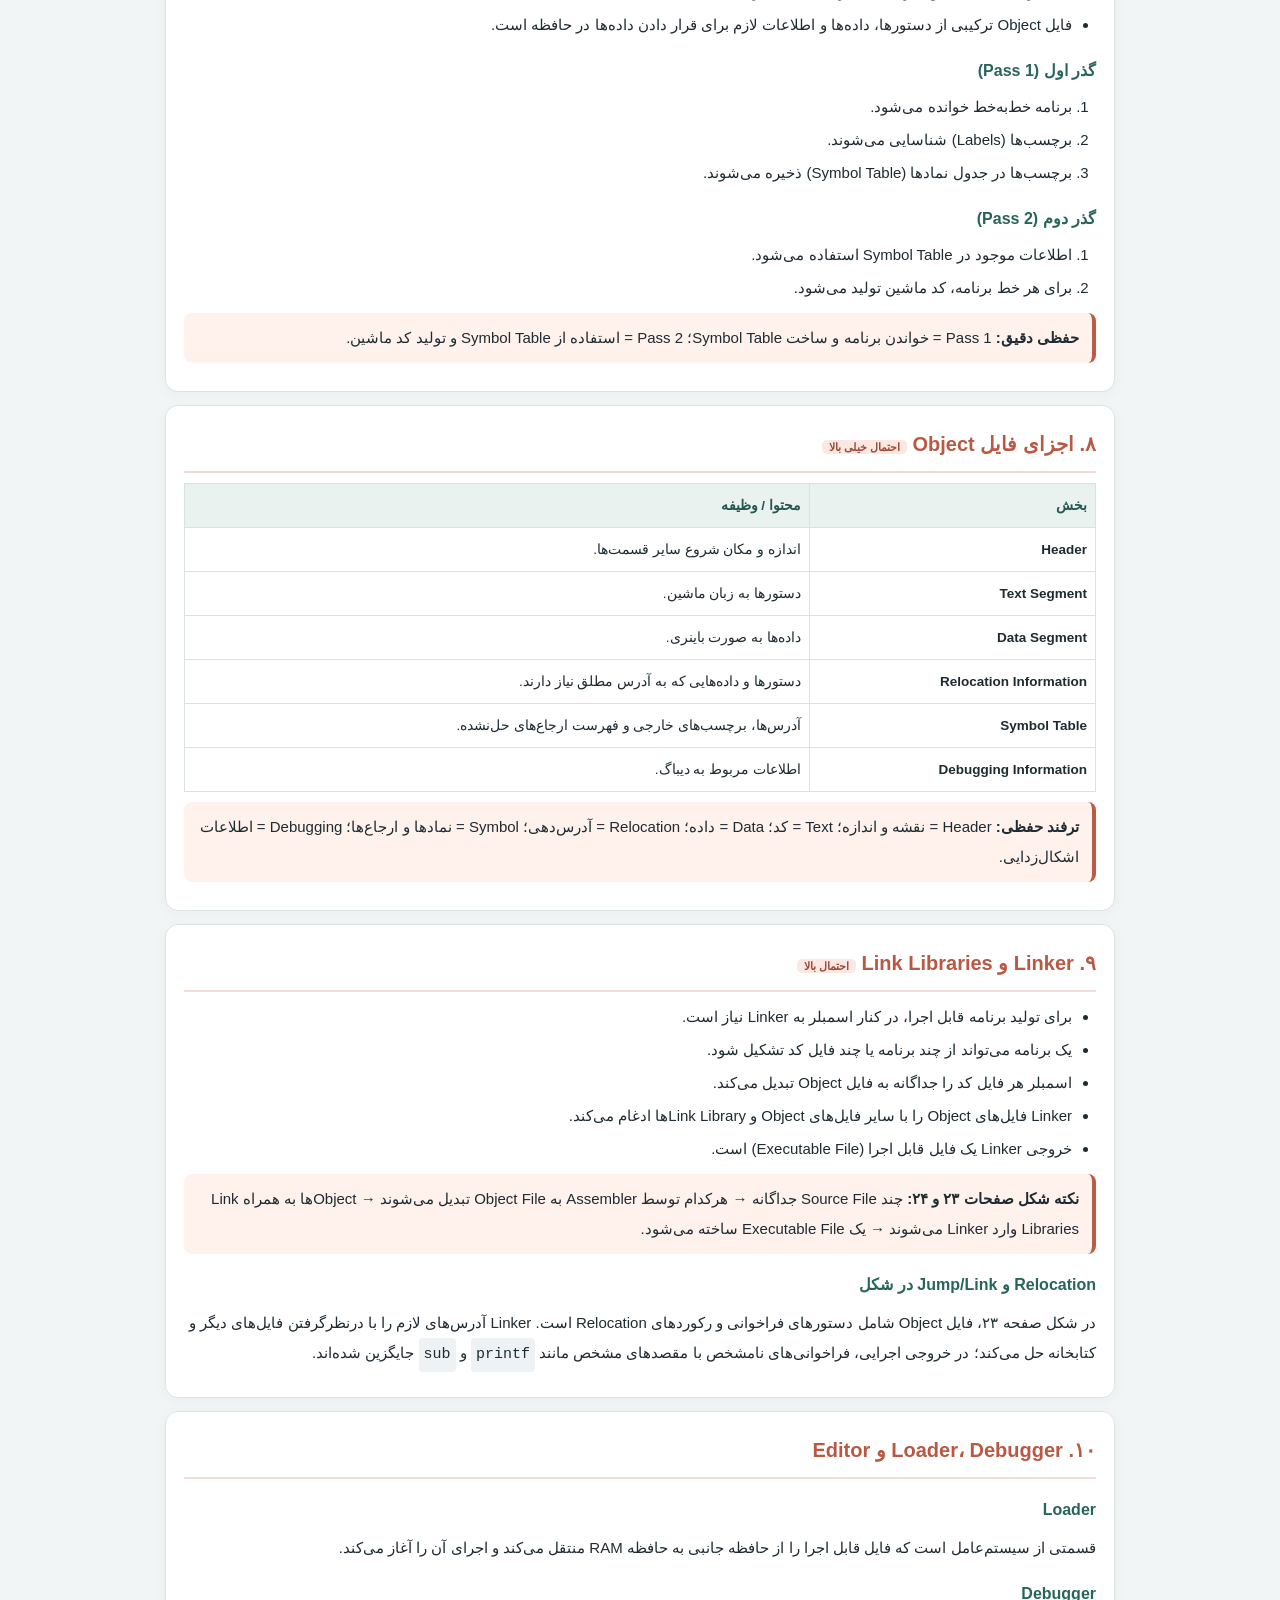
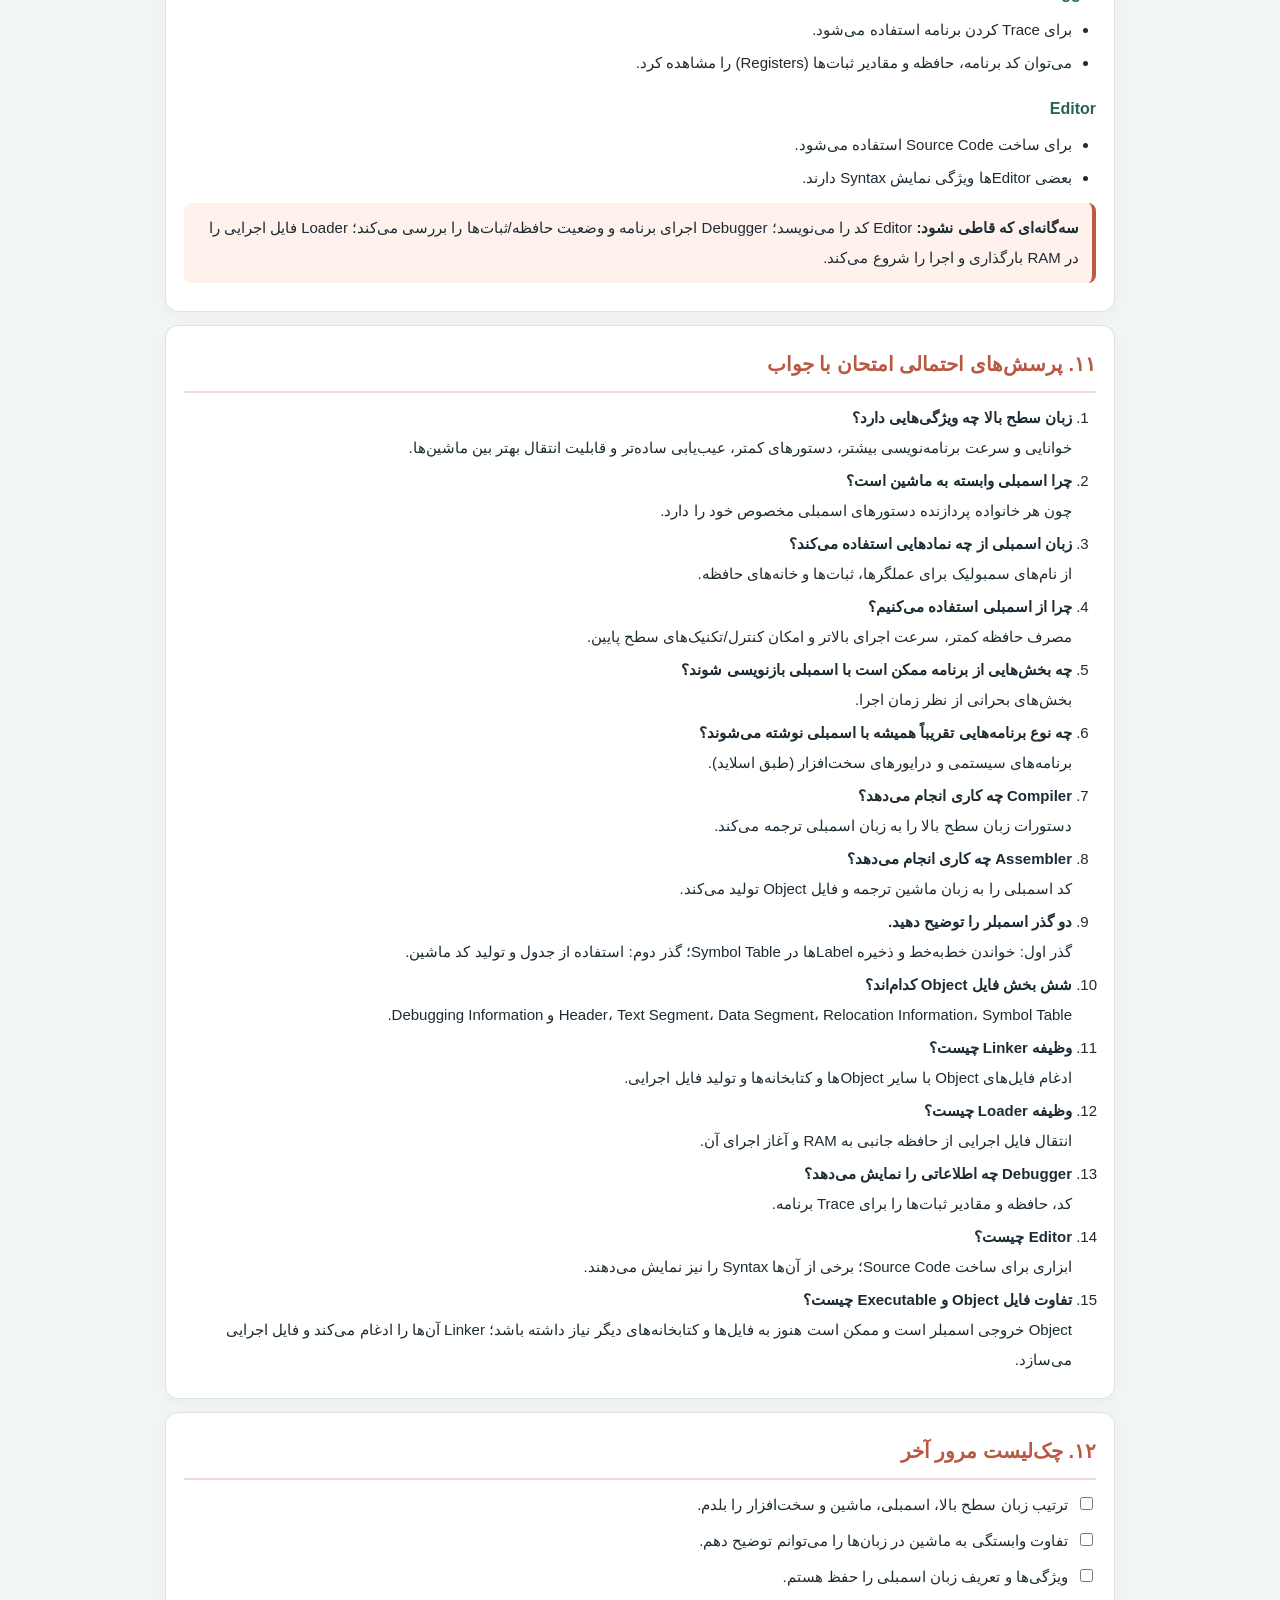
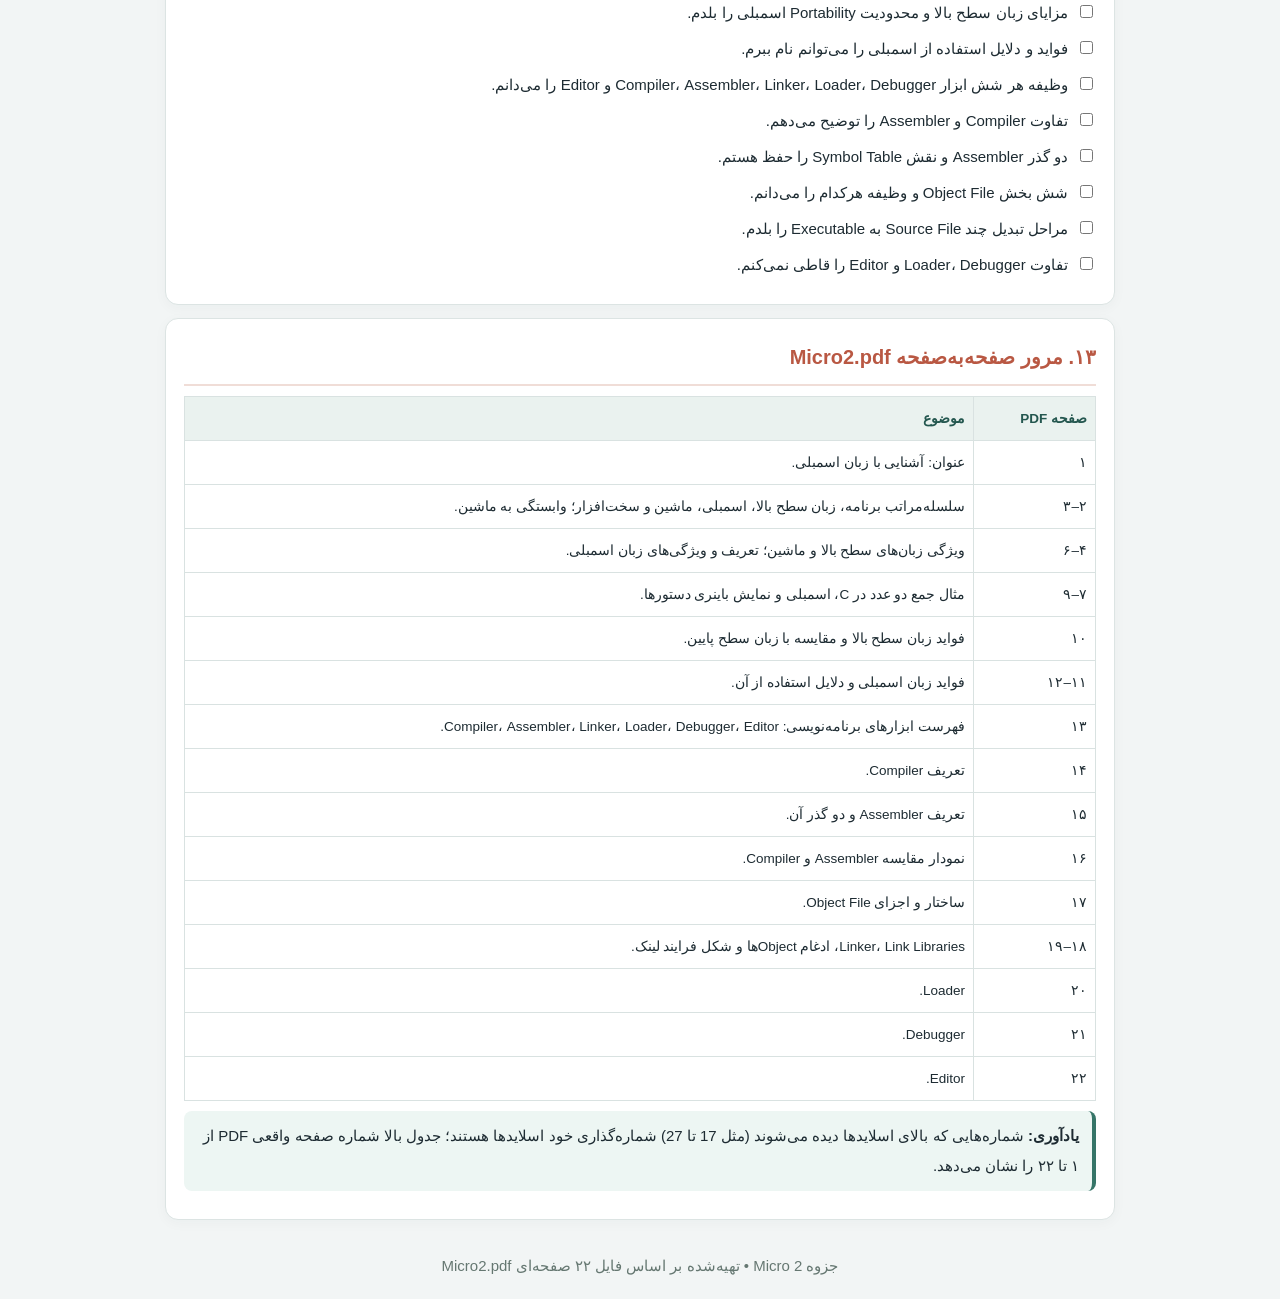
<file: micro2_cheatsheet_persian.html>
<!doctype html>
<html lang="fa" dir="rtl">
<head>
<meta charset="utf-8"><meta name="viewport" content="width=device-width,initial-scale=1">
<title>جزوه امتحانی Micro 2 | آشنایی با زبان اسمبلی</title>
<style>
*{box-sizing:border-box}body{margin:0;background:#f2f5f5;color:#1d2b32;font:15px/2 Tahoma,Arial,sans-serif}
header{background:#294b49;color:white;padding:30px 18px}.wrap{max-width:980px;margin:auto;padding:0 15px}
h1{font-size:29px;margin:0}header p{margin:4px 0;color:#dce9e5}.chips{display:flex;gap:8px;flex-wrap:wrap;margin-top:12px}.chips span{border:1px solid #ffffff55;border-radius:20px;padding:2px 10px;font-size:12px}
nav{position:sticky;top:0;background:#ffffffed;border-bottom:1px solid #d8e2e1;padding:9px 0;z-index:2}.tools{display:flex;gap:8px}.tools input{flex:1;min-width:80px;padding:9px;border:1px solid #ccd8d7;border-radius:9px;font:inherit}button{border:0;border-radius:9px;background:#b95843;color:white;padding:8px 13px;font:inherit;cursor:pointer}.secondary{background:#e4eeeb;color:#244d47}
main{padding:18px 0 45px}.card{background:white;border:1px solid #dce4e3;border-radius:13px;padding:18px;margin:13px 0;box-shadow:0 3px 13px #193d3b09}
h2{font-size:20px;color:#b95843;margin:0 0 10px;border-bottom:2px solid #f0ddd7;padding-bottom:7px}h3{font-size:16px;color:#27645a;margin:15px 0 5px}
ul,ol{padding-right:24px;margin:5px 0}li{margin:3px 0}p{margin:7px 0}
.callout{background:#fff1ec;border-right:4px solid #bd5944;padding:10px 13px;border-radius:8px;margin:10px 0}.info{background:#edf6f3;border-right:4px solid #367568;padding:10px 13px;border-radius:8px;margin:10px 0}
table{width:100%;border-collapse:collapse;margin:10px 0;font-size:13.5px}td,th{border:1px solid #d9e2e1;padding:8px;text-align:right;vertical-align:top}th{background:#eaf2ef;color:#24574f}
.ltr{direction:ltr;unicode-bidi:embed;font-family:Consolas,monospace;background:#eef2f5;padding:2px 5px;border-radius:4px;display:inline-block}
.tag{font-size:11px;background:#fbe8e2;color:#9e4937;border-radius:5px;padding:1px 7px}.grid{display:grid;grid-template-columns:repeat(auto-fit,minmax(190px,1fr));gap:9px}.mini{background:#f7faf9;border:1px solid #dce5e2;border-radius:9px;padding:10px}.muted{font-size:12px;color:#657771}
label{display:block;margin:6px 0}input[type=checkbox]{accent-color:#b95843;margin-left:8px}.hide{display:none!important}footer{text-align:center;color:#657771;padding:18px}
@media print{body{background:white;font-size:11pt}nav{display:none}header{background:white;color:#111;border-bottom:2px solid #555;padding:12px}header p{color:#333}.card{box-shadow:none;break-inside:avoid;padding:12px;margin:8px 0}.wrap{max-width:none;padding:0 6px}h2{font-size:16pt}}
</style>
<link rel="stylesheet" href="navbar.css">
</head>
<body>
<nav class="course-nav no-print" aria-label="انتخاب جزوه">
  <div class="course-nav__links">
    <a href="index.html"><span lang="en" dir="ltr">Micro 1</span></a>
    <a href="micro2_cheatsheet_persian.html" aria-current="page"><span lang="en" dir="ltr">Micro 2</span></a>
    <a href="Micro3_cheatsheet_persian.html"><span lang="en" dir="ltr">Micro 3</span></a>
    <a href="exam-answers.html">پاسخ نمونه سؤالات</a>
  </div>
</nav>
<header><div class="wrap"><h1>جزوه فشرده و امتحانی Micro 2</h1><p>آشنایی با زبان اسمبلی و ابزارهای برنامه‌نویسی</p><div class="chips"><span>بر اساس تمام ۲۲ صفحه PDF</span><span>فارسی و راست‌چین</span><span>نکات مهم + نمونه + پرسش</span></div></div></header>
<nav><div class="wrap tools"><input id="q" placeholder="جست‌وجو در جزوه..."><button onclick="window.print()">چاپ / ذخیره PDF</button><button class="secondary" onclick="document.getElementById('q').value='';filter()">پاک‌کردن</button></div></nav>
<main class="wrap" id="main">
<section class="card"><h2>نقشه مطالعه و اولویت امتحانی</h2>
<p>این جزوه فقط از محتوای فایل <b>Micro2.pdf (۲۲ صفحه)</b> تهیه شده است. اولویت‌ها بر اساس تعریف‌ها، مقایسه‌ها، مراحل شماره‌دار، اصطلاحات انگلیسی و نکات برجسته‌شده در اسلایدهاست؛ پیش‌بینی قطعی سؤال نیست.</p>
<div class="callout"><b>اولویت خیلی بالا:</b> تفاوت زبان سطح بالا/اسمبلی/ماشین، مزایا و معایب هرکدام، دلایل استفاده از اسمبلی، وظیفه Compiler و Assembler، دو گذر اسمبلر، اجزای Object File، وظیفه Linker و Loader.</div>
<div class="info"><b>محدوده فایل:</b> اسلاید آخر با عنوان «Jump and link» فقط عنوان را نشان می‌دهد و در همین PDF توضیح یا مثال متنی بیشتری برای آن وجود ندارد؛ بنابراین مطلب اضافه‌ای درباره آن حدس زده نشده است.</div></section>

<section class="card"><h2>۱. سلسله‌مراتب زبان‌ها <span class="tag">احتمال خیلی بالا</span></h2>
<p>برنامه کامپیوتری در نهایت باید به زبانی تبدیل شود که سخت‌افزار بتواند آن را اجرا کند. ترتیب کلی شکل اسلاید:</p>
<div class="grid"><div class="mini"><b>زبان سطح بالا</b><br>مانند C، C++، C#، Java، Basic، Fortran و Cobol.</div><div class="mini"><b>زبان اسمبلی</b><br>زبان سطح پایین‌تر و وابسته به پردازنده؛ با نمادهای قابل‌خواندن‌تر از زبان ماشین.</div><div class="mini"><b>زبان ماشین</b><br>دستورهای قابل‌فهم برای سخت‌افزار که به شکل صفر و یک نمایش داده می‌شوند.</div></div>
<ul><li>زبان‌های سطح بالا عموماً <b>غیر وابسته به ماشین</b> هستند.</li><li>زبان‌های سطح پایین، از جمله اسمبلی و ماشین، <b>وابسته به ماشین</b> هستند.</li><li>جزئیات اجرای برنامه در ماشین از نویسنده برنامه سطح بالا پنهان است.</li><li>هر دستور زبان سطح بالا ممکن است به چندین دستور زبان ماشین تبدیل شود.</li></ul>
<h3>زبان اسمبلی چیست؟</h3><ul><li>از نام‌های سمبولیک برای مشخص‌کردن عملگرها، ثبات‌ها و خانه‌های حافظه استفاده می‌کند.</li><li>از زبان ماشین سطح بالاتری دارد و خوانایی آن بیشتر است.</li><li>رابطه آن با دستورهای زبان ماشین یک‌به‌یک است (طبق اسلاید).</li><li>هر خانواده پردازنده زبان اسمبلی مخصوص خود را دارد.</li><li>به سخت‌افزار وابسته است؛ هر پردازنده دستورهای مربوط به خود را دارد.</li></ul>
<h3>زبان ماشین</h3><ul><li>زبان قابل فهم برای کامپیوتر و وابسته به سخت‌افزار است.</li><li>در نمایش انسانی از صفر و یک استفاده می‌کند؛ در اسلاید از آن به‌عنوان «زبان ولتاژ» نیز یاد شده است.</li></ul>
<div class="callout"><b>حفظی:</b> High-level = خواناتر و مستقل‌تر از ماشین؛ Assembly = نمادین ولی وابسته به پردازنده؛ Machine = صفر و یک و قابل اجرای مستقیم توسط سخت‌افزار.</div></section>

<section class="card"><h2>۲. مثال تبدیل برنامه از C به اسمبلی و ماشین</h2>
<p>در مثال اسلاید، هدف جمع دو عدد ۴ و ۵ و قراردادن نتیجه در خروجی P0 است.</p>
<h3>کد سطح بالا (C)</h3><pre class="ltr">#include &lt;stdio.h&gt;
int x = 4, y = 5;
int z;
int main()
{
    z = x + y;
    printf("%d\n", z);
}</pre>
<h3>معادل اسمبلی نشان‌داده‌شده در اسلاید</h3><pre class="ltr">MOV 22H, 4
MOV 23H, 5
MOV A, 22H
ADD A, 23H
MOV 24H, A
MOV P0, 24H</pre>
<ul><li>عدد ۴ در آدرس <span class="ltr">22H</span> و عدد ۵ در آدرس <span class="ltr">23H</span> قرار می‌گیرد.</li><li>مقدار آدرس <span class="ltr">22H</span> به ثبات A منتقل می‌شود.</li><li>مقدار آدرس <span class="ltr">23H</span> به A اضافه می‌شود.</li><li>نتیجه در آدرس <span class="ltr">24H</span> ذخیره و سپس به <span class="ltr">P0</span> منتقل می‌شود.</li></ul>
<div class="info"><b>نکته:</b> اسلایدهای ۷ تا ۹ همین مثال را مرحله‌به‌مرحله از کد C به اسمبلی و سپس نمایش باینری نشان می‌دهند. ممکن است سؤال مفهومیِ «ترجمه در سطوح مختلف» از این شکل طرح شود.</div></section>

<section class="card"><h2>۳. مزایا و محدودیت‌های زبان سطح بالا <span class="tag">احتمال بالا</span></h2>
<h3>مزایای زبان سطح بالا</h3><ul><li>برنامه‌نویسی سریع‌تر است.</li><li>به تعداد دستورهای کمتری نیاز دارد.</li><li>عیب‌یابی برنامه ساده‌تر است.</li><li>برنامه‌ها قابل‌حمل (Portable) هستند.</li><li>وابستگی کمتری به ماشین دارند و با تغییر کم یا بدون تغییر می‌توان آن‌ها را به ماشین‌های دیگر منتقل کرد.</li><li>کامپایلر زبان سطح بالا را به زبان اسمبلی مربوطه ترجمه می‌کند (طبق بیان اسلاید).</li></ul>
<h3>محدودیت اسمبلی</h3><ul><li>برنامه‌های اسمبلی Portable نیستند و فقط برای همان پردازنده نوشته شده‌اند.</li></ul>
<div class="callout"><b>سؤال مقایسه‌ای:</b> چرا زبان سطح بالا قابل‌حمل‌تر است؟ چون کمتر به ماشین وابسته است؛ اما اسمبلی به دستورهای اختصاصی پردازنده وابسته است.</div></section>

<section class="card"><h2>۴. فواید و دلایل استفاده از زبان اسمبلی <span class="tag">احتمال خیلی بالا</span></h2>
<h3>فواید اسمبلی (چه چیزهایی را آشکار می‌کند؟)</h3><ol><li>نشان می‌دهد برنامه چگونه با پردازنده، سیستم‌عامل و BIOS ارتباط برقرار می‌کند.</li><li>نشان می‌دهد داده چگونه روی حافظه یا دستگاه‌های جانبی ذخیره می‌شود.</li><li>نشان می‌دهد پردازنده چگونه دستورها را اجرا می‌کند و دستورها چگونه به داده‌ها دسترسی پیدا می‌کنند.</li><li>نشان می‌دهد برنامه چگونه به دستگاه‌های خارجی دسترسی پیدا می‌کند.</li></ol>
<h3>دلایل استفاده از اسمبلی</h3><ul><li>برنامه اسمبلی نسبت به برنامه مشابه سطح بالا حافظه کمتری نیاز دارد و سرعت اجرای بالاتری دارد.</li><li>به برنامه‌نویس امکان استفاده از تکنیک‌هایی را می‌دهد که در زبان سطح بالا بسیار سخت یا گاهی غیرممکن‌اند.</li><li>با اینکه اغلب برنامه‌ها با زبان سطح بالا نوشته می‌شوند، بخش‌های بحرانی از نظر زمان اجرا ممکن است با اسمبلی بازنویسی شوند.</li><li>برنامه‌های سیستمی که هنگام اجرای سایر برنامه‌ها در حافظه می‌مانند و درایورهای سخت‌افزار برای کنترل ورودی/خروجی، تقریباً همیشه با اسمبلی نوشته می‌شوند (طبق اسلاید).</li></ul>
<div class="callout"><b>نکته امتحانی:</b> «حافظه کمتر + سرعت اجرای بیشتر + کنترل سطح پایین‌تر» سه دلیل کلیدی استفاده از اسمبلی‌اند.</div></section>

<section class="card"><h2>۵. ابزارهای برنامه‌نویسی (Language Programming Tools)</h2>
<p>شش ابزار اصلی که در اسلاید معرفی شده‌اند:</p>
<table><tr><th>ابزار</th><th>وظیفه اصلی</th></tr>
<tr><td><b>Compiler</b></td><td>ترجمه دستورهای زبان سطح بالا به زبان اسمبلی (طبق تعریف اسلاید).</td></tr>
<tr><td><b>Assembler</b></td><td>ترجمه کد اسمبلی به زبان ماشین و تولید Object File.</td></tr>
<tr><td><b>Linker</b></td><td>ادغام فایل‌های Object و کتابخانه‌های موردنیاز و ساخت فایل اجرایی.</td></tr>
<tr><td><b>Loader</b></td><td>انتقال فایل اجرایی از حافظه جانبی به RAM و آغاز اجرای آن.</td></tr>
<tr><td><b>Debugger</b></td><td>Trace کردن برنامه و مشاهده کد، حافظه و مقادیر ثبات‌ها.</td></tr>
<tr><td><b>Editor</b></td><td>ساخت Source Code؛ بعضی ویرایشگرها قابلیت نمایش Syntax دارند.</td></tr></table>
<div class="callout"><b>ترتیب کلی مسیر تولید و اجرای برنامه:</b><br><span class="ltr">High-level source → Compiler → Assembly source → Assembler → Object file → Linker → Executable file → Loader → Memory</span></div>
<p class="muted">در شکل سلسله‌مراتب ترجمه، کتابخانه‌های ماشین نیز به Linker داده می‌شوند. Debugger و Editor ابزارهای کمکی در فرایند توسعه‌اند و در مسیر خطی تولید فایل اجرایی قرار نگرفته‌اند.</p></section>

<section class="card"><h2>۶. Compiler در برابر Assembler <span class="tag">احتمال خیلی بالا</span></h2>
<table><tr><th>Compiler</th><th>Assembler</th></tr>
<tr><td>ورودی: زبان سطح بالا</td><td>ورودی: زبان اسمبلی</td></tr>
<tr><td>خروجیِ مطرح‌شده در اسلاید: زبان اسمبلی</td><td>خروجی: Object File شامل کد ماشین و اطلاعات مرتبط</td></tr>
<tr><td>هر دستور سطح بالا ممکن است به چند دستور سطح پایین تبدیل شود.</td><td>دستورهای اسمبلی را به دستورهای زبان ماشین ترجمه می‌کند؛ رابطه یک‌به‌یک در اسلاید مطرح شده است.</td></tr></table>
<div class="info"><b>تعریف Compiler:</b> برنامه‌ای است که دستورات نوشته‌شده با زبان سطح بالا را به زبان اسمبلی ترجمه می‌کند.</div>
<div class="info"><b>تعریف Assembler:</b> برنامه‌ای است که کدهای نوشته‌شده به زبان اسمبلی را به فایل Object تبدیل می‌کند؛ دستورهای اسمبلی را به زبان ماشین ترجمه می‌کند.</div></section>

<section class="card"><h2>۷. اسمبلر و دو گذر آن (Two-pass Assembler) <span class="tag">احتمال خیلی بالا</span></h2>
<ul><li>اسمبلر اعداد دهدهی و هگزادسیمال را به اعداد باینری تبدیل می‌کند.</li><li>فایل Object ترکیبی از دستورها، داده‌ها و اطلاعات لازم برای قرار دادن داده‌ها در حافظه است.</li></ul>
<h3>گذر اول (Pass 1)</h3><ol><li>برنامه خط‌به‌خط خوانده می‌شود.</li><li>برچسب‌ها (Labels) شناسایی می‌شوند.</li><li>برچسب‌ها در جدول نمادها (Symbol Table) ذخیره می‌شوند.</li></ol>
<h3>گذر دوم (Pass 2)</h3><ol><li>اطلاعات موجود در Symbol Table استفاده می‌شود.</li><li>برای هر خط برنامه، کد ماشین تولید می‌شود.</li></ol>
<div class="callout"><b>حفظی دقیق:</b> Pass 1 = خواندن برنامه و ساخت Symbol Table؛ Pass 2 = استفاده از Symbol Table و تولید کد ماشین.</div></section>

<section class="card"><h2>۸. اجزای فایل Object <span class="tag">احتمال خیلی بالا</span></h2>
<table><tr><th>بخش</th><th>محتوا / وظیفه</th></tr>
<tr><td><b>Header</b></td><td>اندازه و مکان شروع سایر قسمت‌ها.</td></tr>
<tr><td><b>Text Segment</b></td><td>دستورها به زبان ماشین.</td></tr>
<tr><td><b>Data Segment</b></td><td>داده‌ها به صورت باینری.</td></tr>
<tr><td><b>Relocation Information</b></td><td>دستورها و داده‌هایی که به آدرس مطلق نیاز دارند.</td></tr>
<tr><td><b>Symbol Table</b></td><td>آدرس‌ها، برچسب‌های خارجی و فهرست ارجاع‌های حل‌نشده.</td></tr>
<tr><td><b>Debugging Information</b></td><td>اطلاعات مربوط به دیباگ.</td></tr></table>
<div class="callout"><b>ترفند حفظی:</b> Header = نقشه و اندازه؛ Text = کد؛ Data = داده؛ Relocation = آدرس‌دهی؛ Symbol = نمادها و ارجاع‌ها؛ Debugging = اطلاعات اشکال‌زدایی.</div></section>

<section class="card"><h2>۹. Linker و Link Libraries <span class="tag">احتمال بالا</span></h2>
<ul><li>برای تولید برنامه قابل اجرا، در کنار اسمبلر به Linker نیاز است.</li><li>یک برنامه می‌تواند از چند برنامه یا چند فایل کد تشکیل شود.</li><li>اسمبلر هر فایل کد را جداگانه به فایل Object تبدیل می‌کند.</li><li>Linker فایل‌های Object را با سایر فایل‌های Object و Link Libraryها ادغام می‌کند.</li><li>خروجی Linker یک فایل قابل اجرا (Executable File) است.</li></ul>
<div class="callout"><b>نکته شکل صفحات ۲۳ و ۲۴:</b> چند Source File جداگانه → هرکدام توسط Assembler به Object File تبدیل می‌شوند → Objectها به همراه Link Libraries وارد Linker می‌شوند → یک Executable File ساخته می‌شود.</div>
<h3>Relocation و Jump/Link در شکل</h3><p>در شکل صفحه ۲۳، فایل Object شامل دستورهای فراخوانی و رکوردهای Relocation است. Linker آدرس‌های لازم را با درنظرگرفتن فایل‌های دیگر و کتابخانه حل می‌کند؛ در خروجی اجرایی، فراخوانی‌های نامشخص با مقصدهای مشخص مانند <span class="ltr">printf</span> و <span class="ltr">sub</span> جایگزین شده‌اند.</p></section>

<section class="card"><h2>۱۰. Loader، Debugger و Editor</h2>
<h3>Loader</h3><p>قسمتی از سیستم‌عامل است که فایل قابل اجرا را از حافظه جانبی به حافظه RAM منتقل می‌کند و اجرای آن را آغاز می‌کند.</p>
<h3>Debugger</h3><ul><li>برای Trace کردن برنامه استفاده می‌شود.</li><li>می‌توان کد برنامه، حافظه و مقادیر ثبات‌ها (Registers) را مشاهده کرد.</li></ul>
<h3>Editor</h3><ul><li>برای ساخت Source Code استفاده می‌شود.</li><li>بعضی Editorها ویژگی نمایش Syntax دارند.</li></ul>
<div class="callout"><b>سه‌گانه‌ای که قاطی نشود:</b> Editor کد را می‌نویسد؛ Debugger اجرای برنامه و وضعیت حافظه/ثبات‌ها را بررسی می‌کند؛ Loader فایل اجرایی را در RAM بارگذاری و اجرا را شروع می‌کند.</div></section>

<section class="card"><h2>۱۱. پرسش‌های احتمالی امتحان با جواب</h2>
<ol>
<li><b>زبان سطح بالا چه ویژگی‌هایی دارد؟</b><br>خوانایی و سرعت برنامه‌نویسی بیشتر، دستورهای کمتر، عیب‌یابی ساده‌تر و قابلیت انتقال بهتر بین ماشین‌ها.</li>
<li><b>چرا اسمبلی وابسته به ماشین است؟</b><br>چون هر خانواده پردازنده دستورهای اسمبلی مخصوص خود را دارد.</li>
<li><b>زبان اسمبلی از چه نمادهایی استفاده می‌کند؟</b><br>از نام‌های سمبولیک برای عملگرها، ثبات‌ها و خانه‌های حافظه.</li>
<li><b>چرا از اسمبلی استفاده می‌کنیم؟</b><br>مصرف حافظه کمتر، سرعت اجرای بالاتر و امکان کنترل/تکنیک‌های سطح پایین.</li>
<li><b>چه بخش‌هایی از برنامه ممکن است با اسمبلی بازنویسی شوند؟</b><br>بخش‌های بحرانی از نظر زمان اجرا.</li>
<li><b>چه نوع برنامه‌هایی تقریباً همیشه با اسمبلی نوشته می‌شوند؟</b><br>برنامه‌های سیستمی و درایورهای سخت‌افزار (طبق اسلاید).</li>
<li><b>Compiler چه کاری انجام می‌دهد؟</b><br>دستورات زبان سطح بالا را به زبان اسمبلی ترجمه می‌کند.</li>
<li><b>Assembler چه کاری انجام می‌دهد؟</b><br>کد اسمبلی را به زبان ماشین ترجمه و فایل Object تولید می‌کند.</li>
<li><b>دو گذر اسمبلر را توضیح دهید.</b><br>گذر اول: خواندن خط‌به‌خط و ذخیره Labelها در Symbol Table؛ گذر دوم: استفاده از جدول و تولید کد ماشین.</li>
<li><b>شش بخش فایل Object کدام‌اند؟</b><br>Header، Text Segment، Data Segment، Relocation Information، Symbol Table و Debugging Information.</li>
<li><b>وظیفه Linker چیست؟</b><br>ادغام فایل‌های Object با سایر Objectها و کتابخانه‌ها و تولید فایل اجرایی.</li>
<li><b>وظیفه Loader چیست؟</b><br>انتقال فایل اجرایی از حافظه جانبی به RAM و آغاز اجرای آن.</li>
<li><b>Debugger چه اطلاعاتی را نمایش می‌دهد؟</b><br>کد، حافظه و مقادیر ثبات‌ها را برای Trace برنامه.</li>
<li><b>Editor چیست؟</b><br>ابزاری برای ساخت Source Code؛ برخی از آن‌ها Syntax را نیز نمایش می‌دهند.</li>
<li><b>تفاوت فایل Object و Executable چیست؟</b><br>Object خروجی اسمبلر است و ممکن است هنوز به فایل‌ها و کتابخانه‌های دیگر نیاز داشته باشد؛ Linker آن‌ها را ادغام می‌کند و فایل اجرایی می‌سازد.</li>
</ol></section>

<section class="card"><h2>۱۲. چک‌لیست مرور آخر</h2>
<label><input type="checkbox"> ترتیب زبان سطح بالا، اسمبلی، ماشین و سخت‌افزار را بلدم.</label>
<label><input type="checkbox"> تفاوت وابستگی به ماشین در زبان‌ها را می‌توانم توضیح دهم.</label>
<label><input type="checkbox"> ویژگی‌ها و تعریف زبان اسمبلی را حفظ هستم.</label>
<label><input type="checkbox"> مزایای زبان سطح بالا و محدودیت Portability اسمبلی را بلدم.</label>
<label><input type="checkbox"> فواید و دلایل استفاده از اسمبلی را می‌توانم نام ببرم.</label>
<label><input type="checkbox"> وظیفه هر شش ابزار Compiler، Assembler، Linker، Loader، Debugger و Editor را می‌دانم.</label>
<label><input type="checkbox"> تفاوت Compiler و Assembler را توضیح می‌دهم.</label>
<label><input type="checkbox"> دو گذر Assembler و نقش Symbol Table را حفظ هستم.</label>
<label><input type="checkbox"> شش بخش Object File و وظیفه هرکدام را می‌دانم.</label>
<label><input type="checkbox"> مراحل تبدیل چند Source File به Executable را بلدم.</label>
<label><input type="checkbox"> تفاوت Loader، Debugger و Editor را قاطی نمی‌کنم.</label>
</section>

<section class="card"><h2>۱۳. مرور صفحه‌به‌صفحه Micro2.pdf</h2>
<table><tr><th>صفحه PDF</th><th>موضوع</th></tr>
<tr><td>۱</td><td>عنوان: آشنایی با زبان اسمبلی.</td></tr>
<tr><td>۲–۳</td><td>سلسله‌مراتب برنامه، زبان سطح بالا، اسمبلی، ماشین و سخت‌افزار؛ وابستگی به ماشین.</td></tr>
<tr><td>۴–۶</td><td>ویژگی زبان‌های سطح بالا و ماشین؛ تعریف و ویژگی‌های زبان اسمبلی.</td></tr>
<tr><td>۷–۹</td><td>مثال جمع دو عدد در C، اسمبلی و نمایش باینری دستورها.</td></tr>
<tr><td>۱۰</td><td>فواید زبان سطح بالا و مقایسه با زبان سطح پایین.</td></tr>
<tr><td>۱۱–۱۲</td><td>فواید زبان اسمبلی و دلایل استفاده از آن.</td></tr>
<tr><td>۱۳</td><td>فهرست ابزارهای برنامه‌نویسی: Compiler، Assembler، Linker، Loader، Debugger، Editor.</td></tr>
<tr><td>۱۴</td><td>تعریف Compiler.</td></tr>
<tr><td>۱۵</td><td>تعریف Assembler و دو گذر آن.</td></tr>
<tr><td>۱۶</td><td>نمودار مقایسه Assembler و Compiler.</td></tr>
<tr><td>۱۷</td><td>ساختار و اجزای Object File.</td></tr>
<tr><td>۱۸–۱۹</td><td>Linker، Link Libraries، ادغام Objectها و شکل فرایند لینک.</td></tr>
<tr><td>۲۰</td><td>Loader.</td></tr>
<tr><td>۲۱</td><td>Debugger.</td></tr>
<tr><td>۲۲</td><td>Editor.</td></tr>
</table>
<div class="info"><b>یادآوری:</b> شماره‌هایی که بالای اسلایدها دیده می‌شوند (مثل 17 تا 27) شماره‌گذاری خود اسلایدها هستند؛ جدول بالا شماره صفحه واقعی PDF از ۱ تا ۲۲ را نشان می‌دهد.</div></section>
</main><footer>جزوه Micro 2 • تهیه‌شده بر اساس فایل ۲۲ صفحه‌ای Micro2.pdf</footer>
<script>
const q=document.getElementById('q');function filter(){const s=q.value.trim().toLowerCase();document.querySelectorAll('#main>.card').forEach(c=>c.classList.toggle('hide',!!s&&!c.innerText.toLowerCase().includes(s)))}q.addEventListener('input',filter);
</script></body></html>
</file>
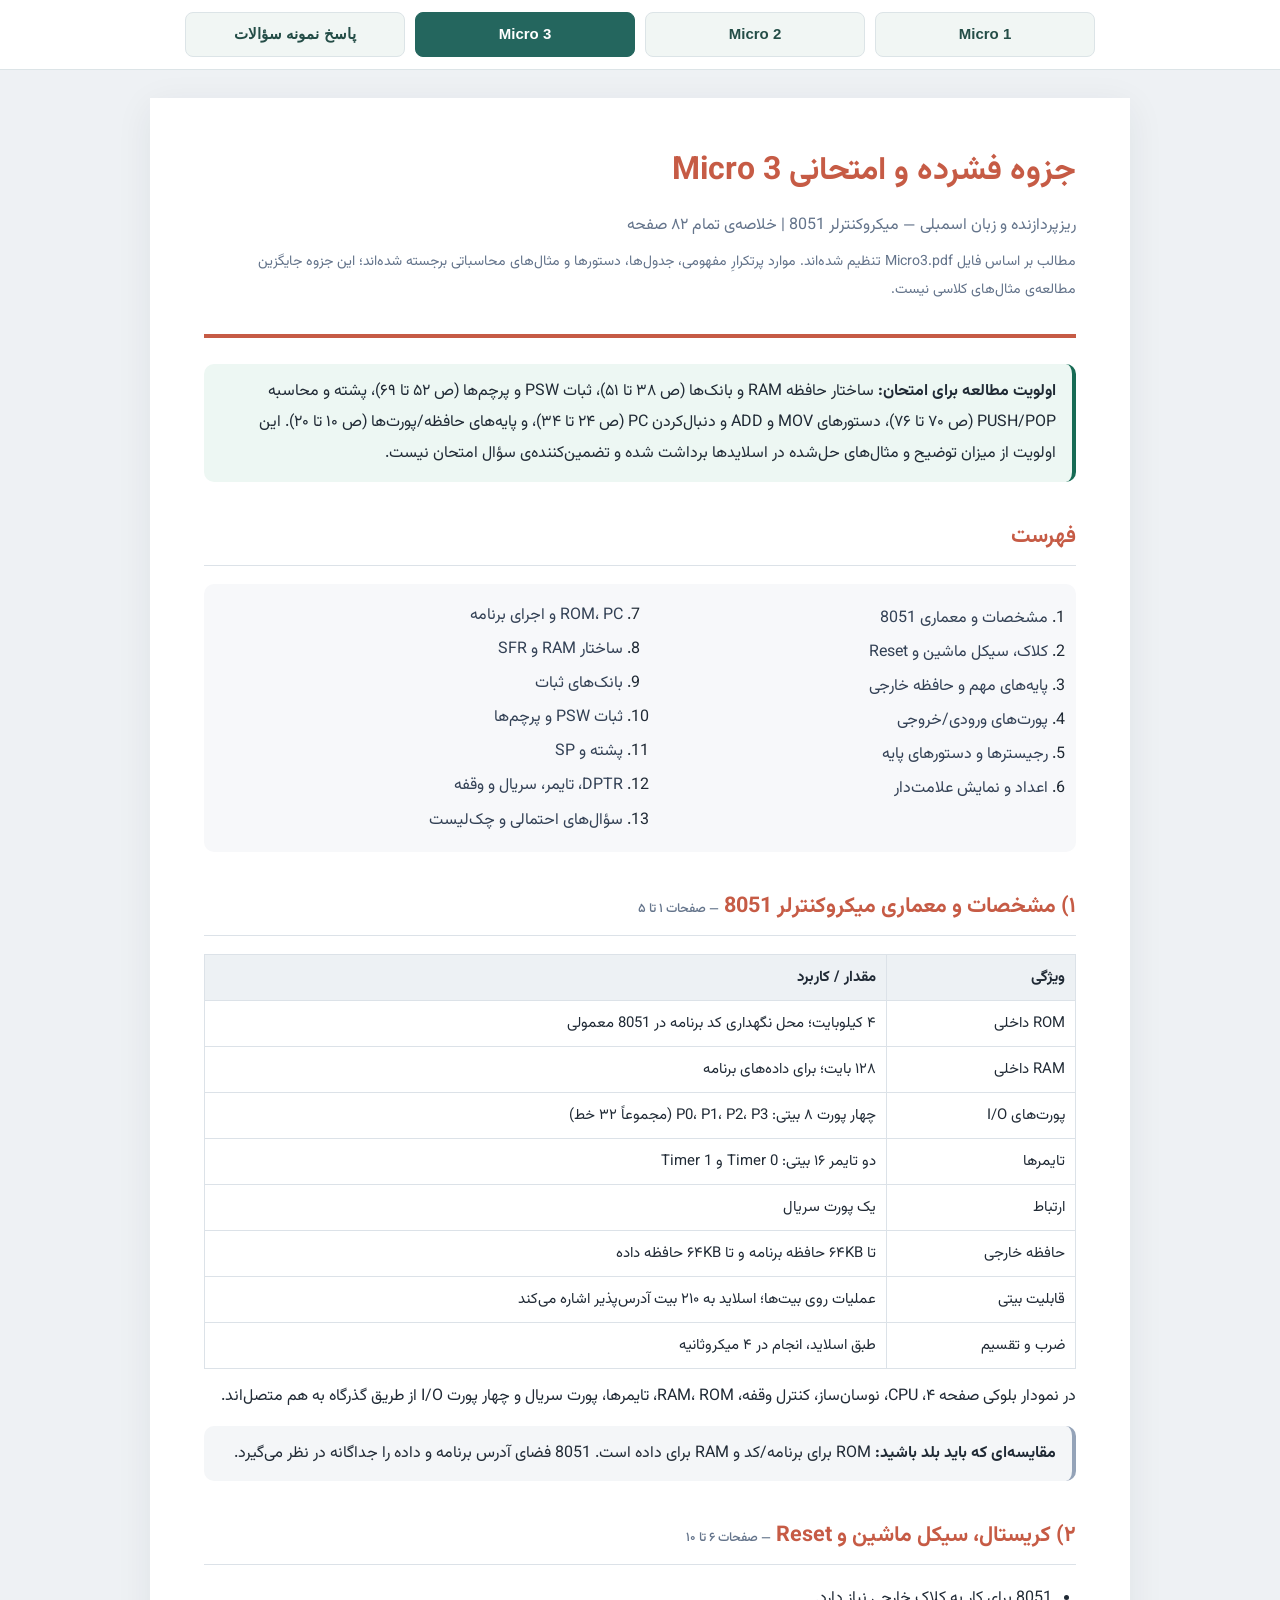
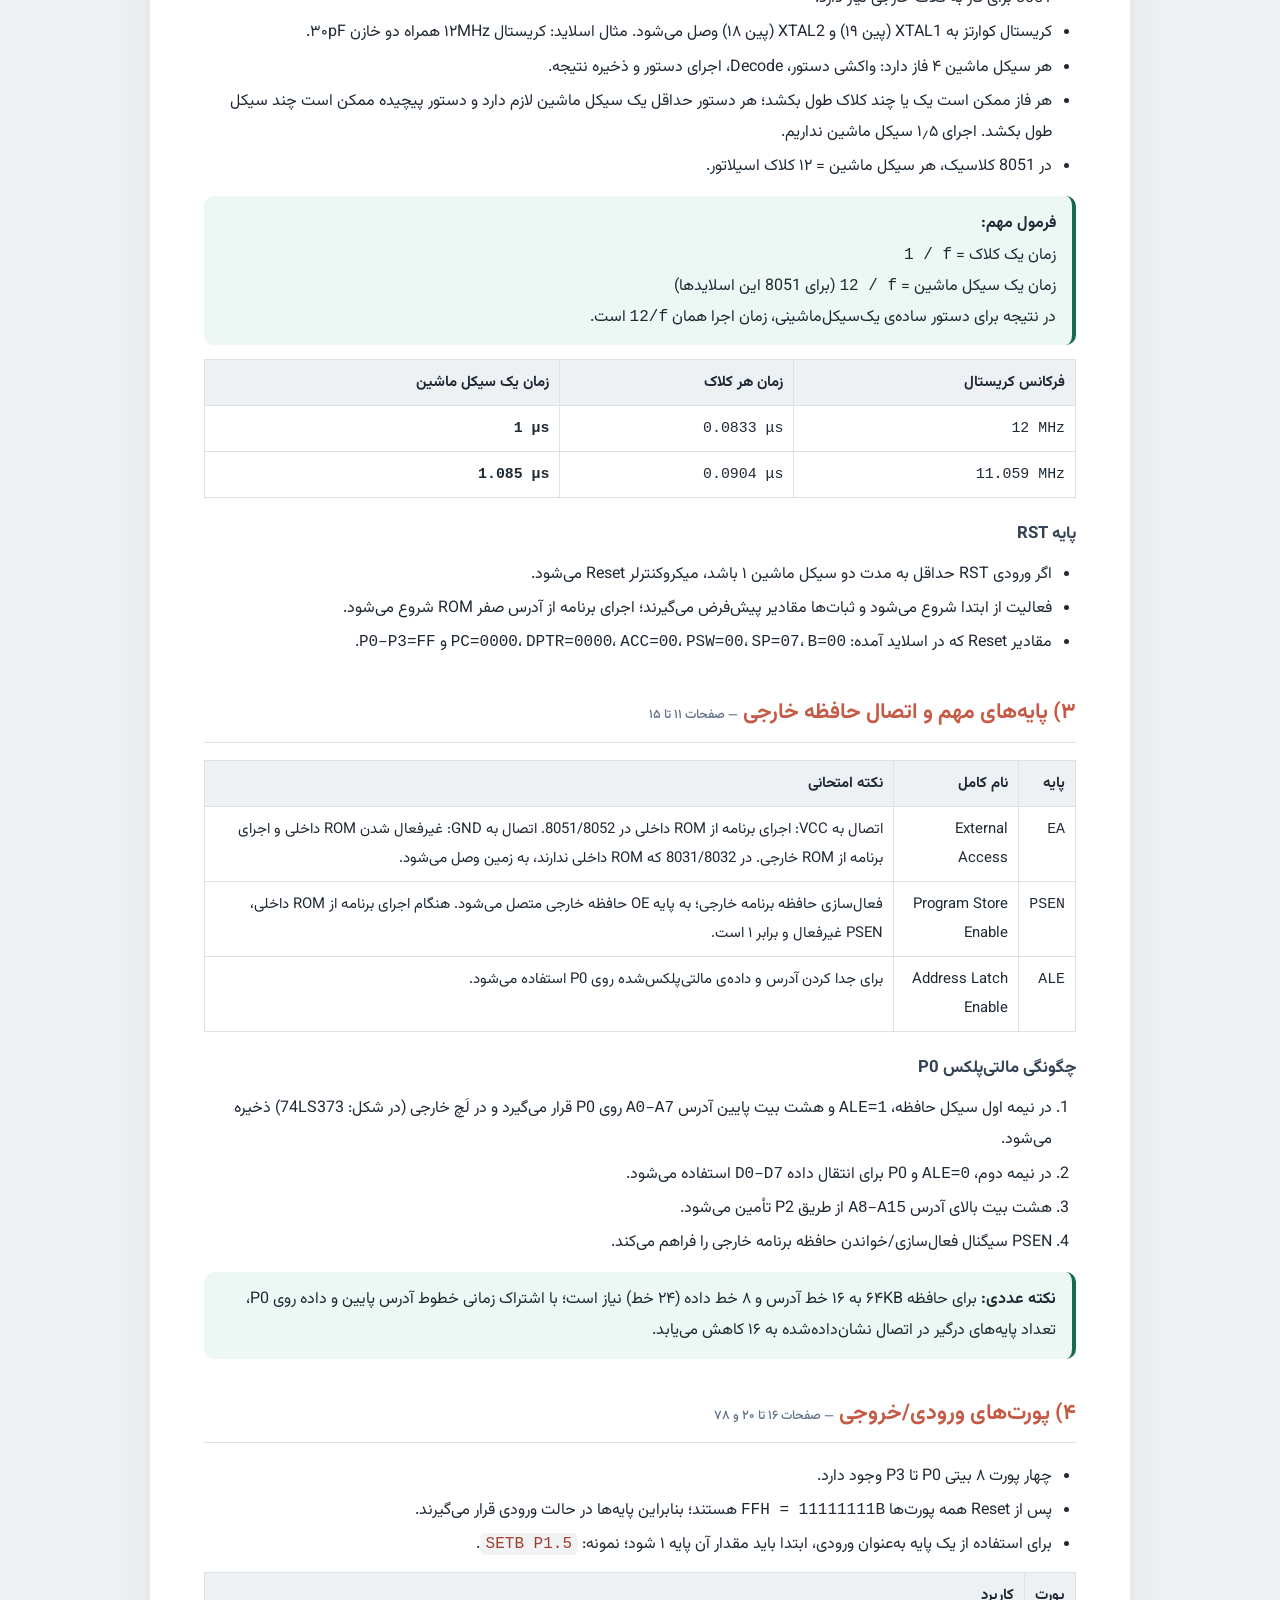
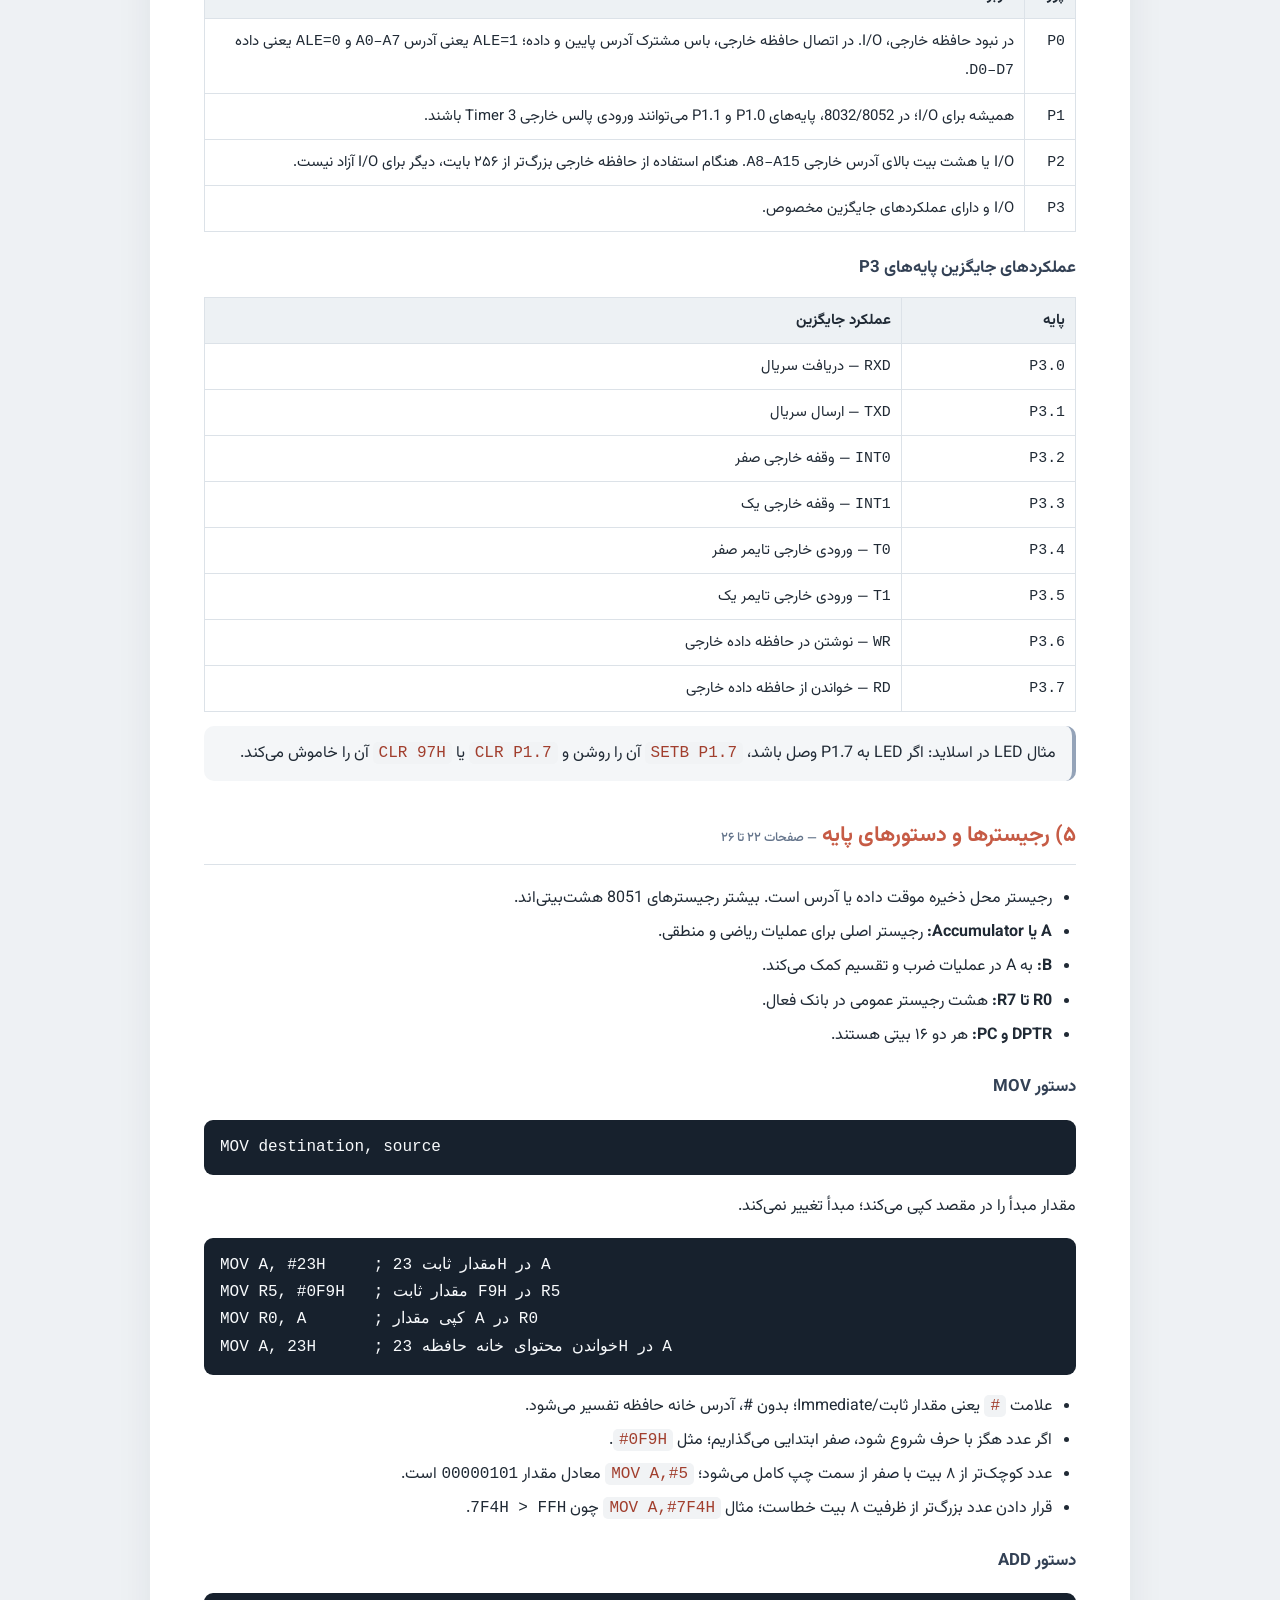
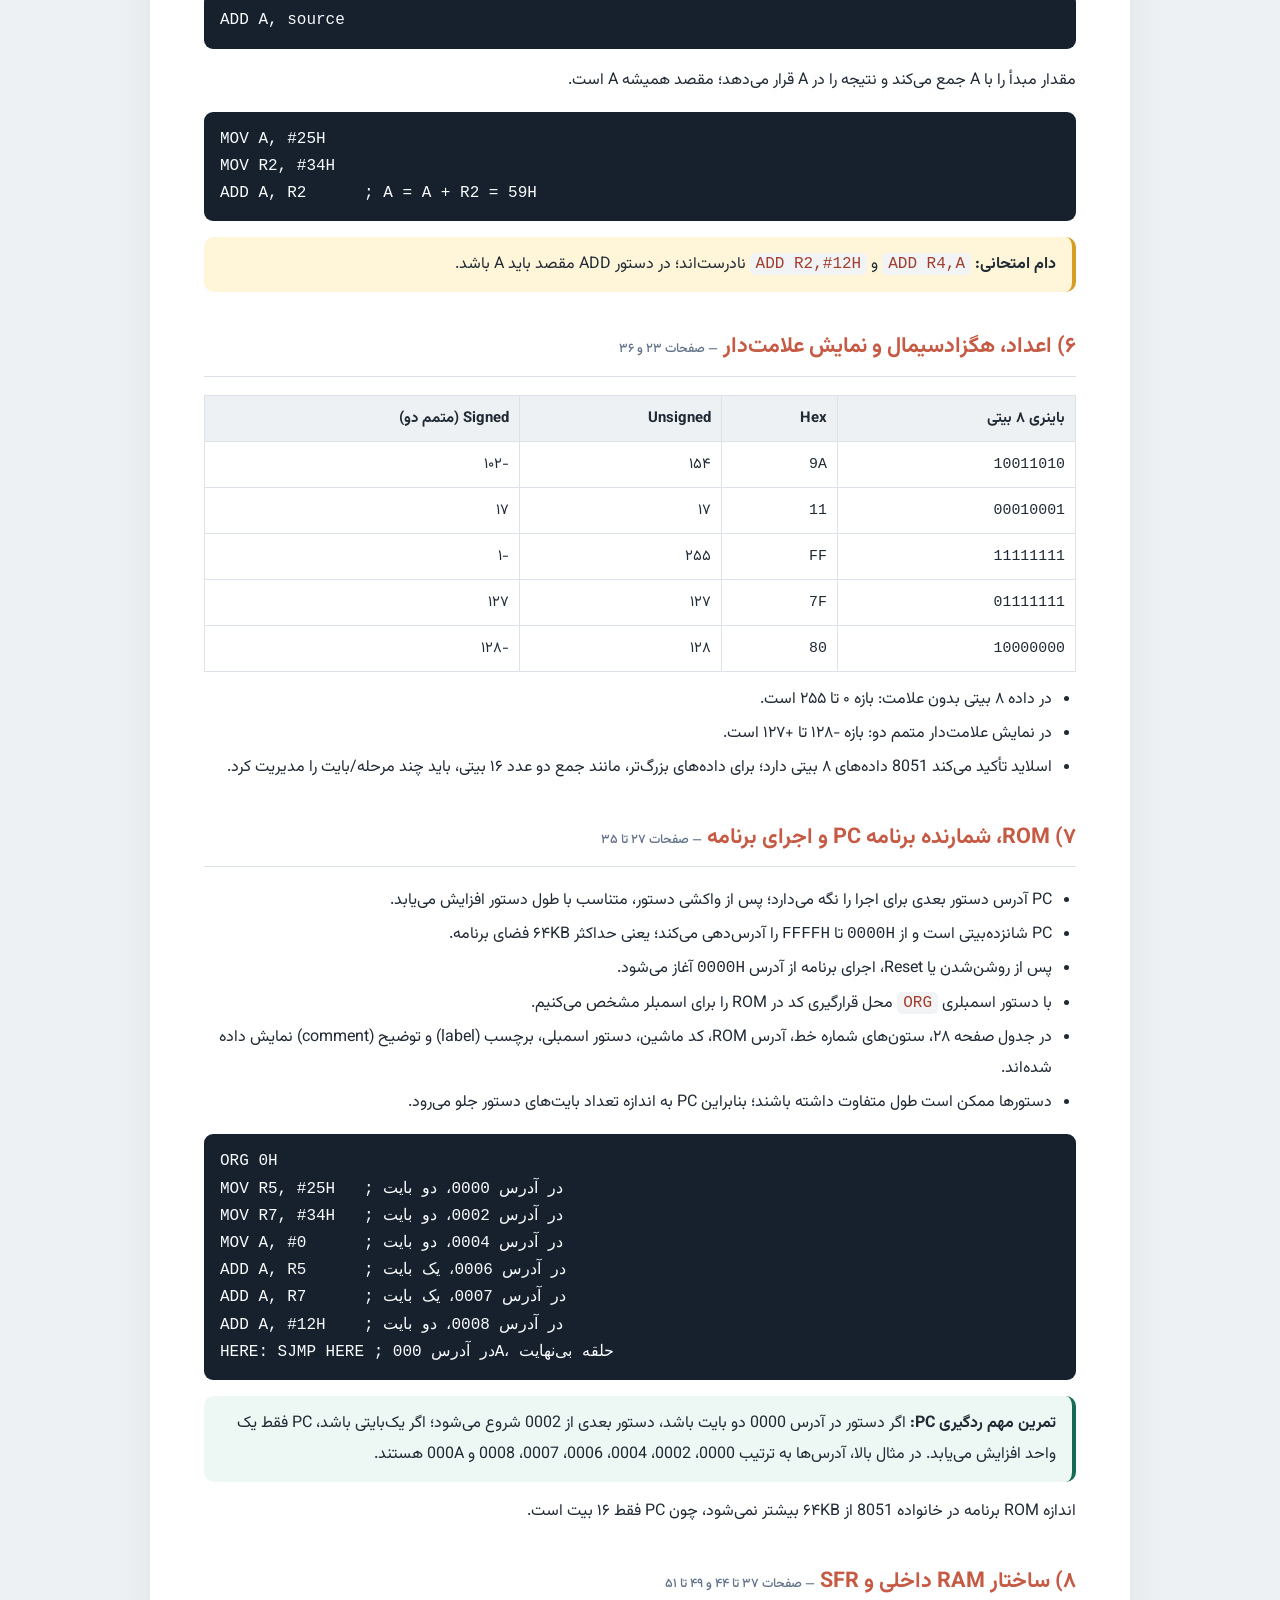
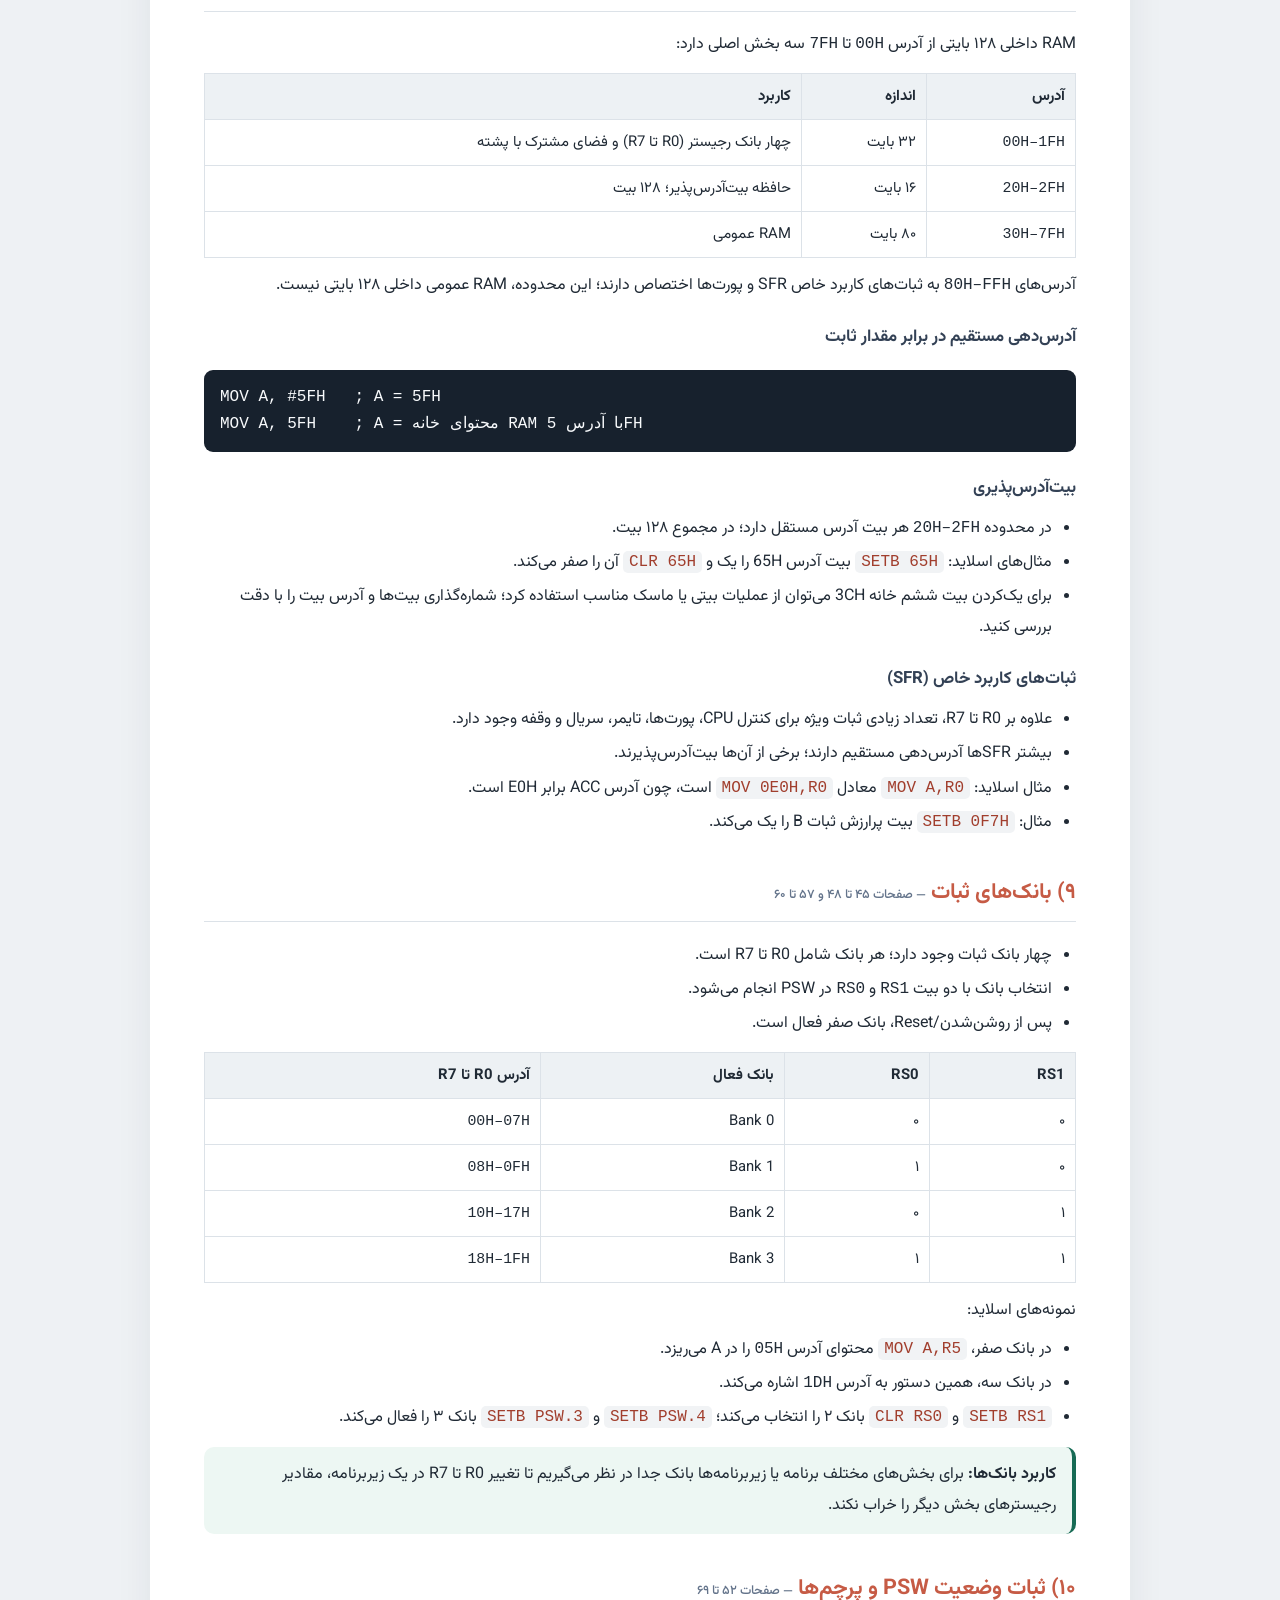
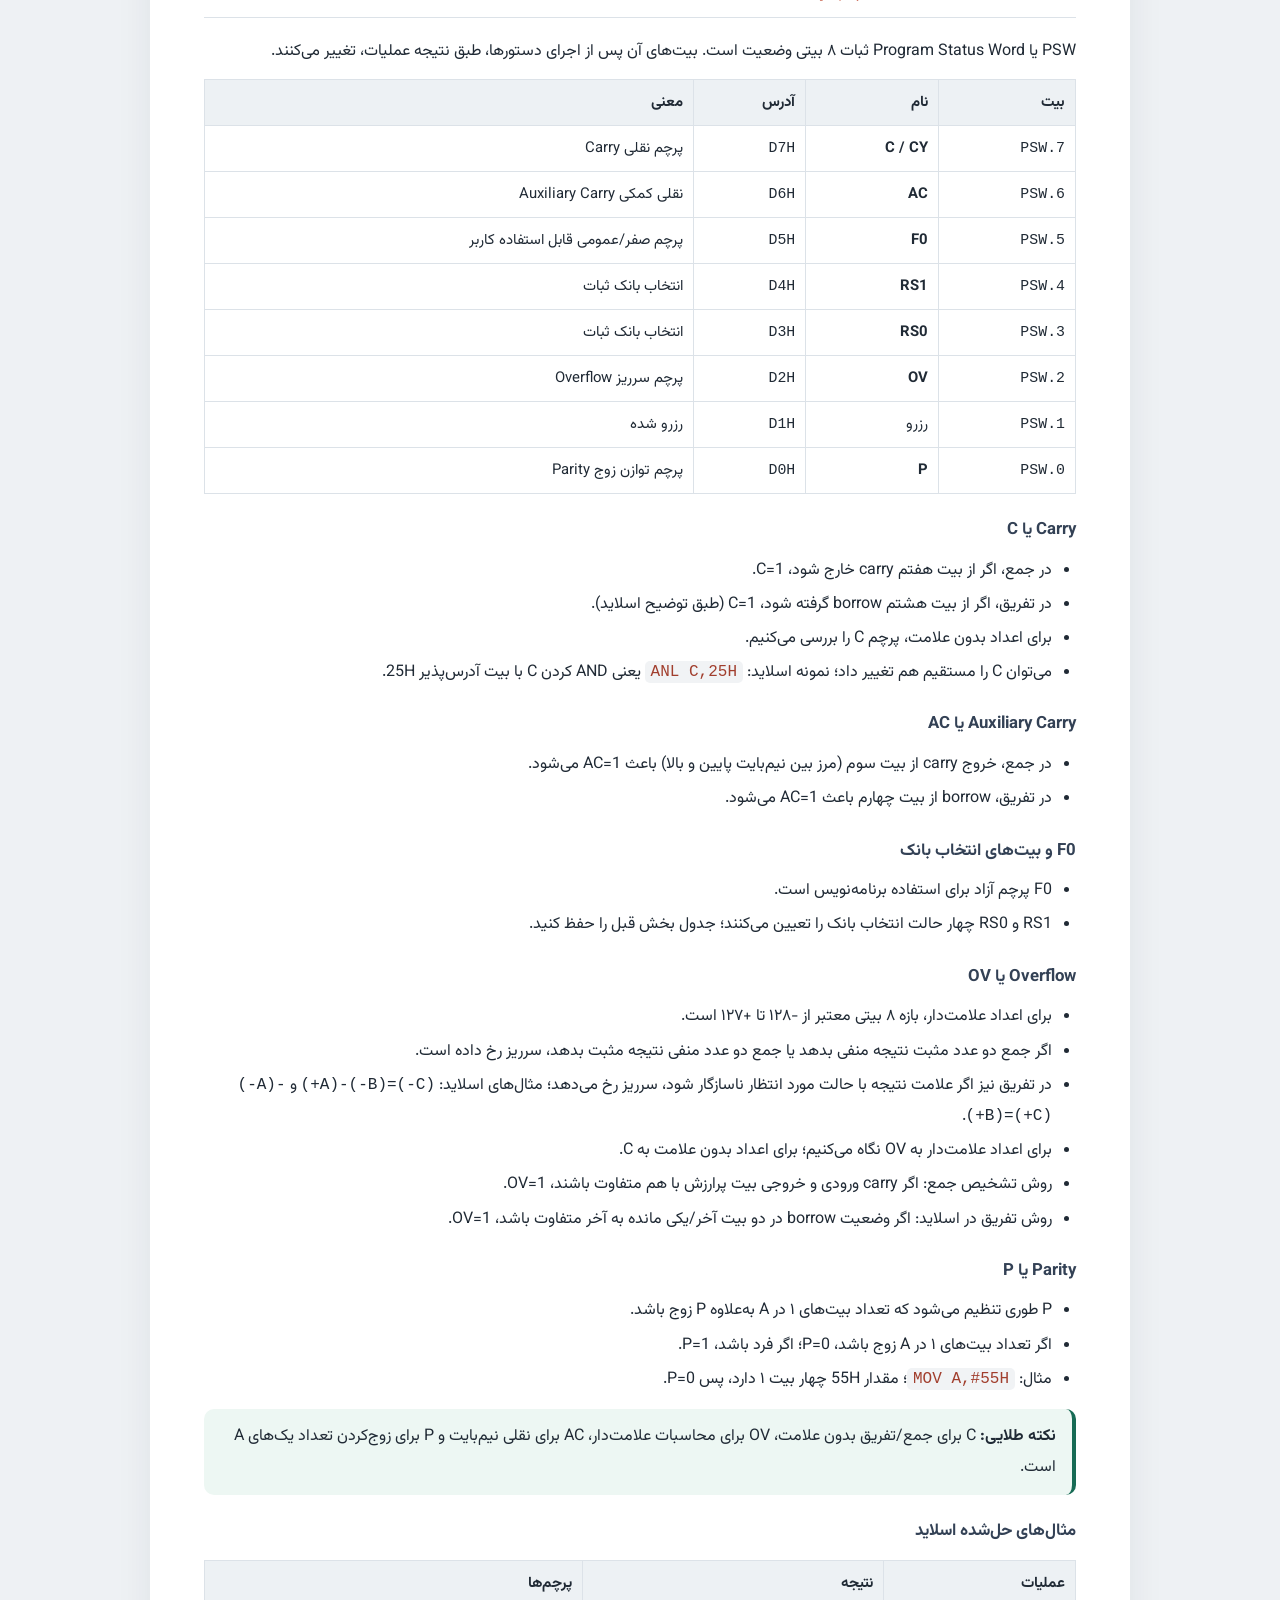
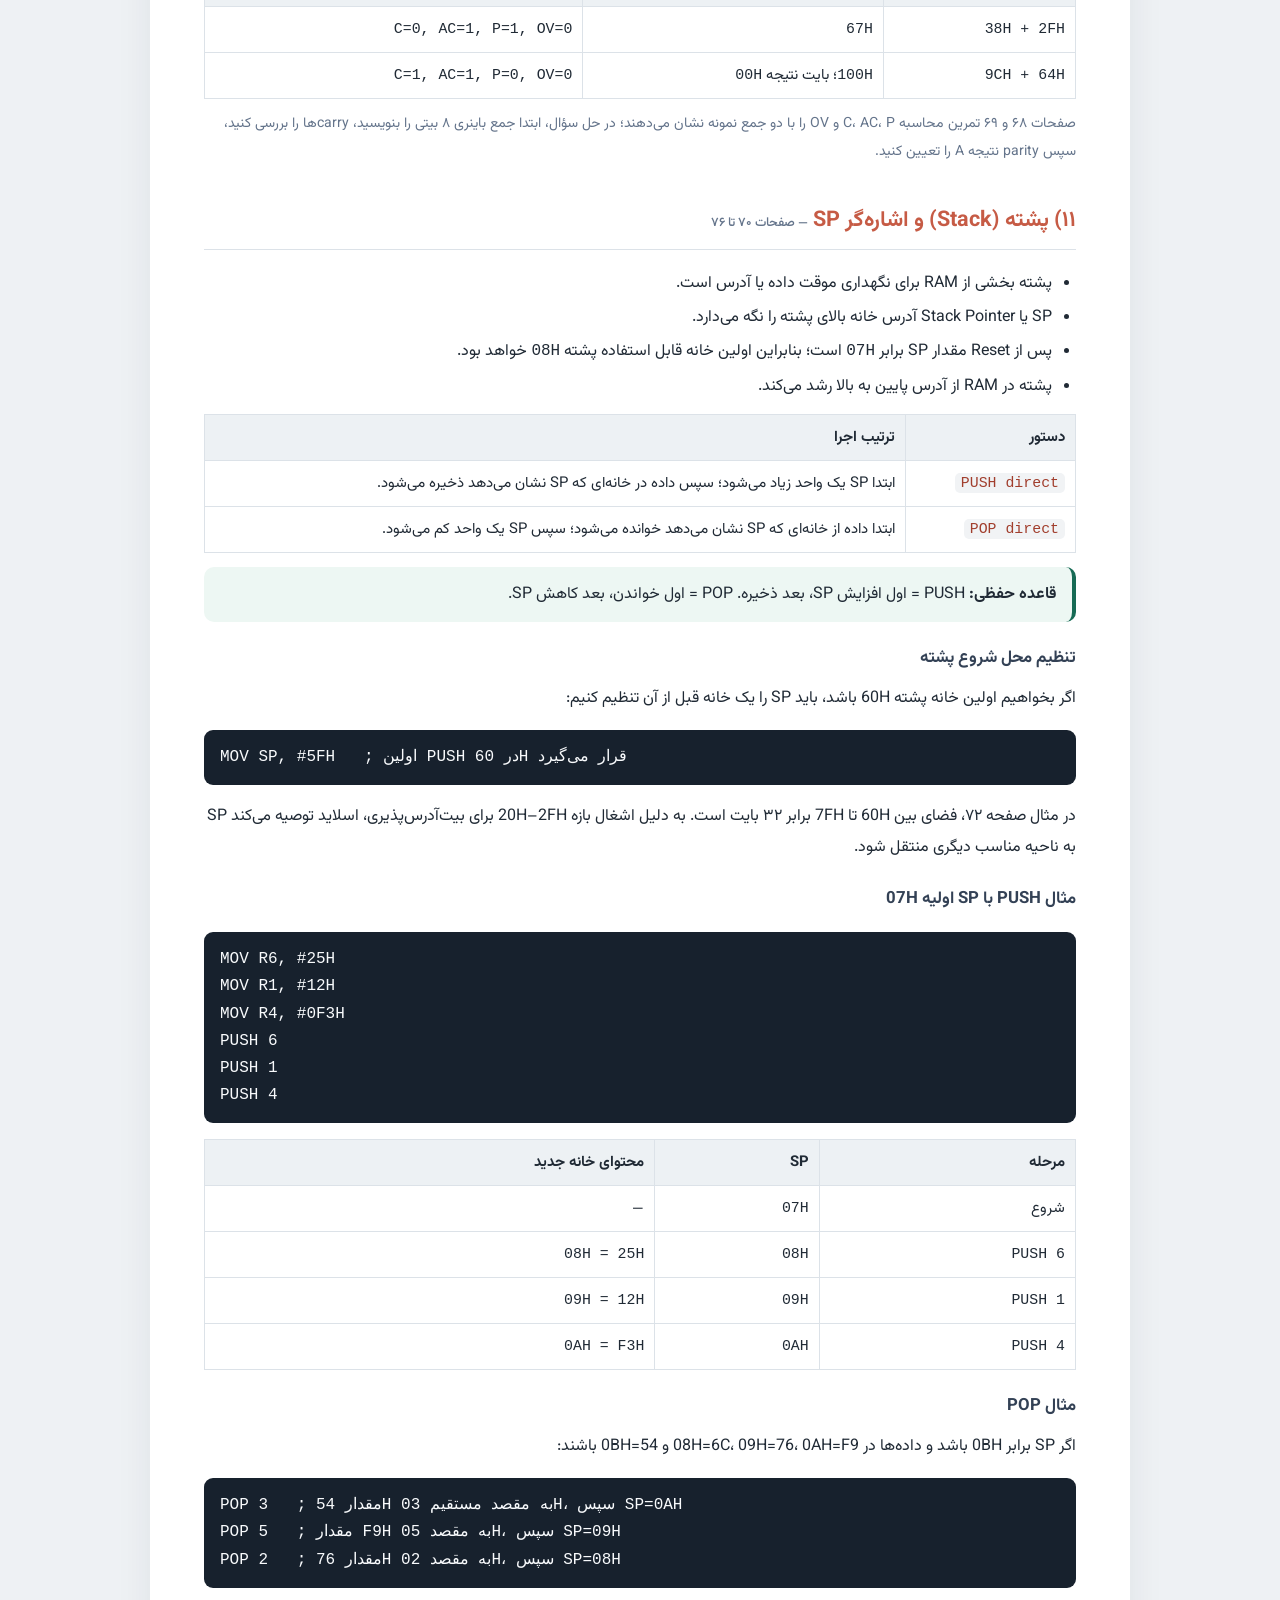
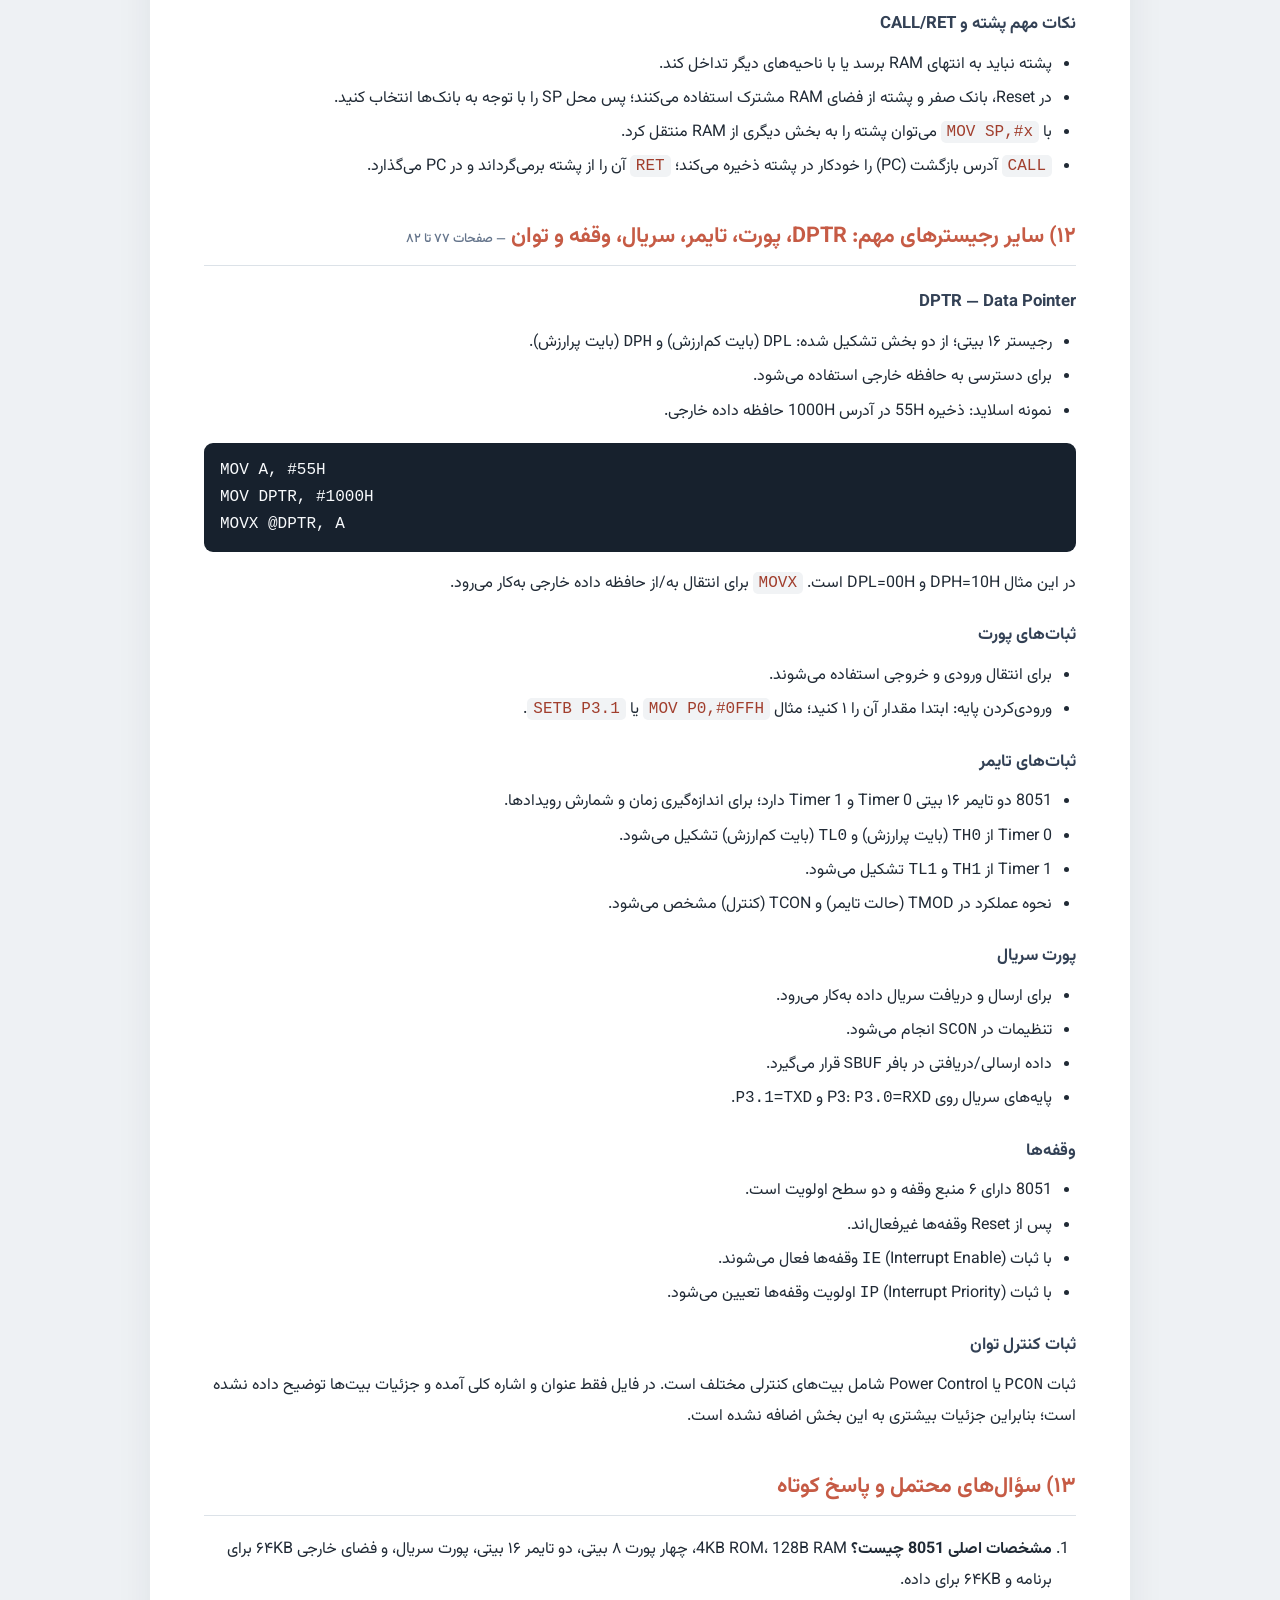
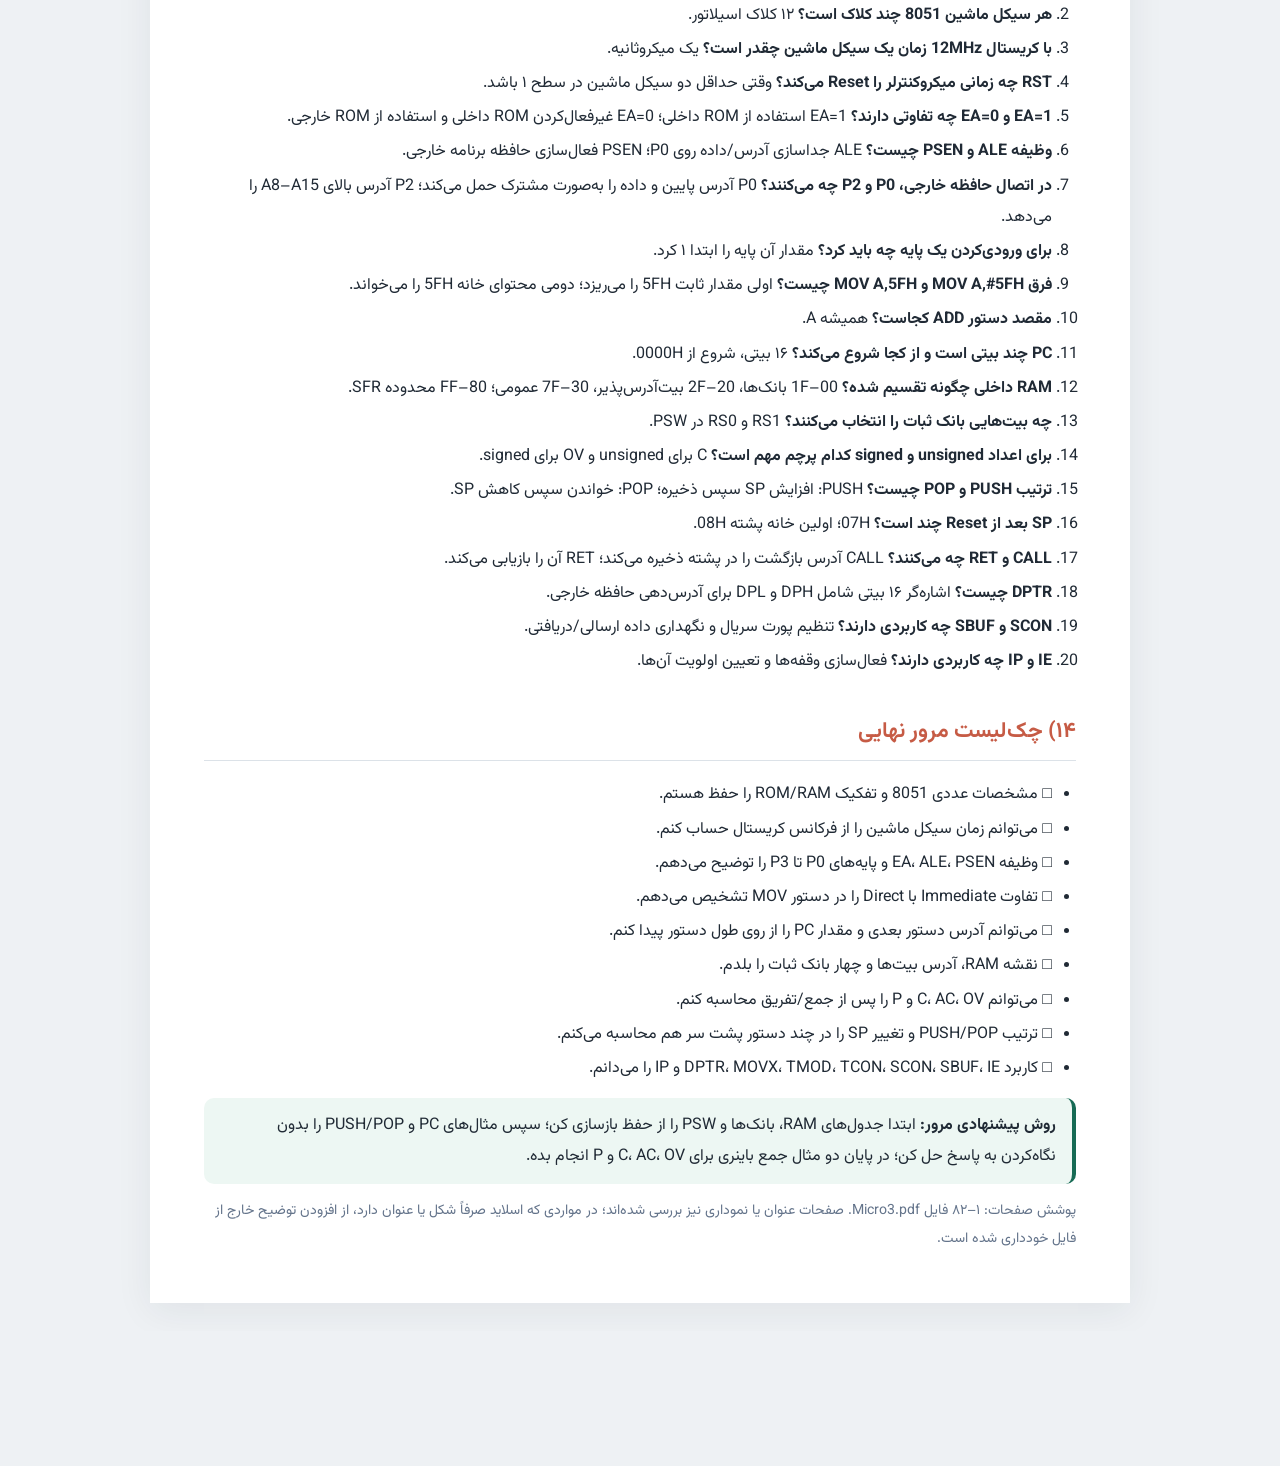
<file: Micro3_cheatsheet_persian.html>
<!doctype html>
<html lang="fa" dir="rtl">
<head>
<meta charset="utf-8">
<meta name="viewport" content="width=device-width,initial-scale=1">
<title>جزوه شب امتحان Micro 3 — ریزپردازنده 8051</title>
<style>
@import url('https://fonts.googleapis.com/css2?family=Vazirmatn:wght@400;500;600;700;800&display=swap');
:root{--ink:#202a35;--muted:#64748b;--accent:#c65b45;--soft:#f4f6f8;--line:#dce2e8;--green:#176b55;--yellow:#fff5d8}
*{box-sizing:border-box}body{margin:0;background:#eef1f4;color:var(--ink);font-family:Vazirmatn,Tahoma,sans-serif;line-height:1.95}
main{max-width:980px;margin:28px auto;background:#fff;padding:42px 54px;box-shadow:0 8px 35px #1e293b12}
header{border-bottom:4px solid var(--accent);padding-bottom:22px;margin-bottom:26px}
h1{font-size:2rem;margin:0;color:var(--accent)}.subtitle{color:var(--muted);margin-top:8px}
h2{font-size:1.35rem;color:var(--accent);border-bottom:1px solid var(--line);padding-bottom:7px;margin-top:34px}
h3{font-size:1.05rem;margin:20px 0 8px;color:#334155}
p{margin:8px 0}ul,ol{padding-right:24px;margin:8px 0}li{margin:3px 0}
.note,.exam,.warning{padding:12px 16px;border-radius:10px;margin:14px 0;background:var(--soft);border-right:4px solid #94a3b8}
.exam{background:#edf7f3;border-color:var(--green)}.warning{background:var(--yellow);border-color:#d69e25}
table{width:100%;border-collapse:collapse;margin:12px 0;font-size:.93rem}
th,td{border:1px solid var(--line);padding:8px 10px;text-align:right;vertical-align:top}
th{background:#edf1f4}
code,pre,.ltr{direction:ltr;unicode-bidi:embed;font-family:Consolas,monospace}
code{background:#f1f3f5;padding:2px 6px;border-radius:5px;color:#a13e2d}
pre{background:#17212d;color:#f8fafc;padding:14px 16px;border-radius:9px;overflow:auto;text-align:left;line-height:1.7}
.small{font-size:.88rem;color:var(--muted)}.tag{display:inline-block;background:#fbe9e4;color:#9f3e2d;border-radius:5px;padding:0 8px;font-size:.82rem}
.toc{columns:2;column-gap:35px;background:#f7f8fa;padding:16px 28px;border-radius:10px}
.toc a{color:#334155;text-decoration:none}.toc li{break-inside:avoid}
.page-ref{color:var(--muted);font-size:.8rem;font-weight:500}
hr{border:0;border-top:1px solid var(--line);margin:26px 0}
@media(max-width:700px){main{margin:0;padding:24px 18px}.toc{columns:1}h1{font-size:1.55rem}}
@media print{body{background:white}main{max-width:none;margin:0;padding:12mm 14mm;box-shadow:none}a{color:inherit}.no-print{display:none}h2{break-after:avoid}pre,table,.exam,.note{break-inside:avoid} }
</style>
<link rel="stylesheet" href="navbar.css">
</head>
<body>
<nav class="course-nav no-print" aria-label="انتخاب جزوه">
  <div class="course-nav__links">
    <a href="index.html"><span lang="en" dir="ltr">Micro 1</span></a>
    <a href="micro2_cheatsheet_persian.html"><span lang="en" dir="ltr">Micro 2</span></a>
    <a href="Micro3_cheatsheet_persian.html" aria-current="page"><span lang="en" dir="ltr">Micro 3</span></a>
    <a href="exam-answers.html">پاسخ نمونه سؤالات</a>
  </div>
</nav>
<main>
<header>
<h1>جزوه فشرده و امتحانی Micro 3</h1>
<div class="subtitle">ریزپردازنده و زبان اسمبلی — میکروکنترلر 8051 | خلاصه‌ی تمام ۸۲ صفحه</div>
<p class="small">مطالب بر اساس فایل Micro3.pdf تنظیم شده‌اند. موارد پرتکرارِ مفهومی، جدول‌ها، دستورها و مثال‌های محاسباتی برجسته شده‌اند؛ این جزوه جایگزین مطالعه‌ی مثال‌های کلاسی نیست.</p>
</header>

<div class="exam"><b>اولویت مطالعه برای امتحان:</b> ساختار حافظه RAM و بانک‌ها (ص ۳۸ تا ۵۱)، ثبات PSW و پرچم‌ها (ص ۵۲ تا ۶۹)، پشته و محاسبه PUSH/POP (ص ۷۰ تا ۷۶)، دستورهای MOV و ADD و دنبال‌کردن PC (ص ۲۴ تا ۳۴)، و پایه‌های حافظه/پورت‌ها (ص ۱۰ تا ۲۰). این اولویت از میزان توضیح و مثال‌های حل‌شده در اسلایدها برداشت شده و تضمین‌کننده‌ی سؤال امتحان نیست.</div>

<h2>فهرست</h2>
<ol class="toc">
<li><a href="#overview">مشخصات و معماری 8051</a></li>
<li><a href="#clock">کلاک، سیکل ماشین و Reset</a></li>
<li><a href="#pins">پایه‌های مهم و حافظه خارجی</a></li>
<li><a href="#ports">پورت‌های ورودی/خروجی</a></li>
<li><a href="#registers">رجیسترها و دستورهای پایه</a></li>
<li><a href="#numbers">اعداد و نمایش علامت‌دار</a></li>
<li><a href="#rompc">ROM، PC و اجرای برنامه</a></li>
<li><a href="#ram">ساختار RAM و SFR</a></li>
<li><a href="#banks">بانک‌های ثبات</a></li>
<li><a href="#psw">ثبات PSW و پرچم‌ها</a></li>
<li><a href="#stack">پشته و SP</a></li>
<li><a href="#other">DPTR، تایمر، سریال و وقفه</a></li>
<li><a href="#exam">سؤال‌های احتمالی و چک‌لیست</a></li>
</ol>

<section id="overview">
<h2>۱) مشخصات و معماری میکروکنترلر 8051 <span class="page-ref">— صفحات ۱ تا ۵</span></h2>
<table><tr><th>ویژگی</th><th>مقدار / کاربرد</th></tr>
<tr><td>ROM داخلی</td><td>۴ کیلوبایت؛ محل نگهداری کد برنامه در 8051 معمولی</td></tr>
<tr><td>RAM داخلی</td><td>۱۲۸ بایت؛ برای داده‌های برنامه</td></tr>
<tr><td>پورت‌های I/O</td><td>چهار پورت ۸ بیتی: P0، P1، P2، P3 (مجموعاً ۳۲ خط)</td></tr>
<tr><td>تایمرها</td><td>دو تایمر ۱۶ بیتی: Timer 0 و Timer 1</td></tr>
<tr><td>ارتباط</td><td>یک پورت سریال</td></tr>
<tr><td>حافظه خارجی</td><td>تا ۶۴KB حافظه برنامه و تا ۶۴KB حافظه داده</td></tr>
<tr><td>قابلیت بیتی</td><td>عملیات روی بیت‌ها؛ اسلاید به ۲۱۰ بیت آدرس‌پذیر اشاره می‌کند</td></tr>
<tr><td>ضرب و تقسیم</td><td>طبق اسلاید، انجام در ۴ میکروثانیه</td></tr></table>
<p>در نمودار بلوکی صفحه ۴، CPU، نوسان‌ساز، کنترل وقفه، RAM، ROM، تایمرها، پورت سریال و چهار پورت I/O از طریق گذرگاه به هم متصل‌اند.</p>
<div class="note"><b>مقایسه‌ای که باید بلد باشید:</b> ROM برای برنامه/کد و RAM برای داده است. 8051 فضای آدرس برنامه و داده را جداگانه در نظر می‌گیرد.</div>
</section>

<section id="clock">
<h2>۲) کریستال، سیکل ماشین و Reset <span class="page-ref">— صفحات ۶ تا ۱۰</span></h2>
<ul>
<li>8051 برای کار به کلاک خارجی نیاز دارد.</li>
<li>کریستال کوارتز به XTAL1 (پین ۱۹) و XTAL2 (پین ۱۸) وصل می‌شود. مثال اسلاید: کریستال ۱۲MHz همراه دو خازن ۳۰pF.</li>
<li>هر سیکل ماشین ۴ فاز دارد: واکشی دستور، Decode، اجرای دستور و ذخیره نتیجه.</li>
<li>هر فاز ممکن است یک یا چند کلاک طول بکشد؛ هر دستور حداقل یک سیکل ماشین لازم دارد و دستور پیچیده ممکن است چند سیکل طول بکشد. اجرای ۱٫۵ سیکل ماشین نداریم.</li>
<li>در 8051 کلاسیک، هر سیکل ماشین = ۱۲ کلاک اسیلاتور.</li>
</ul>
<div class="exam"><b>فرمول مهم:</b><br>
زمان یک کلاک = <span class="ltr">1 / f</span><br>
زمان یک سیکل ماشین = <span class="ltr">12 / f</span> (برای 8051 این اسلایدها)<br>
در نتیجه برای دستور ساده‌ی یک‌سیکل‌ماشینی، زمان اجرا همان <span class="ltr">12/f</span> است.</div>
<table><tr><th>فرکانس کریستال</th><th>زمان هر کلاک</th><th>زمان یک سیکل ماشین</th></tr>
<tr><td><span class="ltr">12 MHz</span></td><td><span class="ltr">0.0833 μs</span></td><td><b><span class="ltr">1 μs</span></b></td></tr>
<tr><td><span class="ltr">11.059 MHz</span></td><td><span class="ltr">0.0904 μs</span></td><td><b><span class="ltr">1.085 μs</span></b></td></tr></table>
<h3>پایه RST</h3>
<ul>
<li>اگر ورودی RST حداقل به مدت دو سیکل ماشین ۱ باشد، میکروکنترلر Reset می‌شود.</li>
<li>فعالیت از ابتدا شروع می‌شود و ثبات‌ها مقادیر پیش‌فرض می‌گیرند؛ اجرای برنامه از آدرس صفر ROM شروع می‌شود.</li>
<li>مقادیر Reset که در اسلاید آمده: <span class="ltr">PC=0000</span>، <span class="ltr">DPTR=0000</span>، <span class="ltr">ACC=00</span>، <span class="ltr">PSW=00</span>، <span class="ltr">SP=07</span>، <span class="ltr">B=00</span> و <span class="ltr">P0–P3=FF</span>.</li>
</ul>
</section>

<section id="pins">
<h2>۳) پایه‌های مهم و اتصال حافظه خارجی <span class="page-ref">— صفحات ۱۱ تا ۱۵</span></h2>
<table><tr><th>پایه</th><th>نام کامل</th><th>نکته امتحانی</th></tr>
<tr><td><span class="ltr">EA</span></td><td>External Access</td><td>اتصال به VCC: اجرای برنامه از ROM داخلی در 8051/8052. اتصال به GND: غیرفعال شدن ROM داخلی و اجرای برنامه از ROM خارجی. در 8031/8032 که ROM داخلی ندارند، به زمین وصل می‌شود.</td></tr>
<tr><td><span class="ltr">PSEN</span></td><td>Program Store Enable</td><td>فعال‌سازی حافظه برنامه خارجی؛ به پایه OE حافظه خارجی متصل می‌شود. هنگام اجرای برنامه از ROM داخلی، PSEN غیرفعال و برابر ۱ است.</td></tr>
<tr><td><span class="ltr">ALE</span></td><td>Address Latch Enable</td><td>برای جدا کردن آدرس و داده‌ی مالتی‌پلکس‌شده روی P0 استفاده می‌شود.</td></tr></table>
<h3>چگونگی مالتی‌پلکس P0</h3>
<ol>
<li>در نیمه اول سیکل حافظه، <span class="ltr">ALE=1</span> و هشت بیت پایین آدرس <span class="ltr">A0–A7</span> روی P0 قرار می‌گیرد و در لَچ خارجی (در شکل: 74LS373) ذخیره می‌شود.</li>
<li>در نیمه دوم، <span class="ltr">ALE=0</span> و P0 برای انتقال داده <span class="ltr">D0–D7</span> استفاده می‌شود.</li>
<li>هشت بیت بالای آدرس <span class="ltr">A8–A15</span> از طریق P2 تأمین می‌شود.</li>
<li>PSEN سیگنال فعال‌سازی/خواندن حافظه برنامه خارجی را فراهم می‌کند.</li>
</ol>
<div class="exam"><b>نکته عددی:</b> برای حافظه ۶۴KB به ۱۶ خط آدرس و ۸ خط داده (۲۴ خط) نیاز است؛ با اشتراک زمانی خطوط آدرس پایین و داده روی P0، تعداد پایه‌های درگیر در اتصال نشان‌داده‌شده به ۱۶ کاهش می‌یابد.</div>
</section>

<section id="ports">
<h2>۴) پورت‌های ورودی/خروجی <span class="page-ref">— صفحات ۱۶ تا ۲۰ و ۷۸</span></h2>
<ul>
<li>چهار پورت ۸ بیتی P0 تا P3 وجود دارد.</li>
<li>پس از Reset همه پورت‌ها <span class="ltr">FFH = 11111111B</span> هستند؛ بنابراین پایه‌ها در حالت ورودی قرار می‌گیرند.</li>
<li>برای استفاده از یک پایه به‌عنوان ورودی، ابتدا باید مقدار آن پایه ۱ شود؛ نمونه: <code>SETB P1.5</code>.</li>
</ul>
<table><tr><th>پورت</th><th>کاربرد</th></tr>
<tr><td><span class="ltr">P0</span></td><td>در نبود حافظه خارجی، I/O. در اتصال حافظه خارجی، باس مشترک آدرس پایین و داده؛ <span class="ltr">ALE=1</span> یعنی آدرس <span class="ltr">A0–A7</span> و <span class="ltr">ALE=0</span> یعنی داده <span class="ltr">D0–D7</span>.</td></tr>
<tr><td><span class="ltr">P1</span></td><td>همیشه برای I/O؛ در 8032/8052، پایه‌های P1.0 و P1.1 می‌توانند ورودی پالس خارجی Timer 3 باشند.</td></tr>
<tr><td><span class="ltr">P2</span></td><td>I/O یا هشت بیت بالای آدرس خارجی <span class="ltr">A8–A15</span>. هنگام استفاده از حافظه خارجی بزرگ‌تر از ۲۵۶ بایت، دیگر برای I/O آزاد نیست.</td></tr>
<tr><td><span class="ltr">P3</span></td><td>I/O و دارای عملکردهای جایگزین مخصوص.</td></tr></table>
<h3>عملکردهای جایگزین پایه‌های P3</h3>
<table><tr><th>پایه</th><th>عملکرد جایگزین</th></tr>
<tr><td><span class="ltr">P3.0</span></td><td><span class="ltr">RXD</span> — دریافت سریال</td></tr>
<tr><td><span class="ltr">P3.1</span></td><td><span class="ltr">TXD</span> — ارسال سریال</td></tr>
<tr><td><span class="ltr">P3.2</span></td><td><span class="ltr">INT0</span> — وقفه خارجی صفر</td></tr>
<tr><td><span class="ltr">P3.3</span></td><td><span class="ltr">INT1</span> — وقفه خارجی یک</td></tr>
<tr><td><span class="ltr">P3.4</span></td><td><span class="ltr">T0</span> — ورودی خارجی تایمر صفر</td></tr>
<tr><td><span class="ltr">P3.5</span></td><td><span class="ltr">T1</span> — ورودی خارجی تایمر یک</td></tr>
<tr><td><span class="ltr">P3.6</span></td><td><span class="ltr">WR</span> — نوشتن در حافظه داده خارجی</td></tr>
<tr><td><span class="ltr">P3.7</span></td><td><span class="ltr">RD</span> — خواندن از حافظه داده خارجی</td></tr></table>
<div class="note">مثال LED در اسلاید: اگر LED به P1.7 وصل باشد، <code>SETB P1.7</code> آن را روشن و <code>CLR P1.7</code> یا <code>CLR 97H</code> آن را خاموش می‌کند.</div>
</section>

<section id="registers">
<h2>۵) رجیسترها و دستورهای پایه <span class="page-ref">— صفحات ۲۲ تا ۲۶</span></h2>
<ul>
<li>رجیستر محل ذخیره موقت داده یا آدرس است. بیشتر رجیسترهای 8051 هشت‌بیتی‌اند.</li>
<li><b>A یا Accumulator:</b> رجیستر اصلی برای عملیات ریاضی و منطقی.</li>
<li><b>B:</b> به A در عملیات ضرب و تقسیم کمک می‌کند.</li>
<li><b>R0 تا R7:</b> هشت رجیستر عمومی در بانک فعال.</li>
<li><b>DPTR و PC:</b> هر دو ۱۶ بیتی هستند.</li>
</ul>
<h3>دستور MOV</h3>
<pre>MOV destination, source</pre>
مقدار مبدأ را در مقصد کپی می‌کند؛ مبدأ تغییر نمی‌کند.
<pre>MOV A, #23H     ; مقدار ثابت 23H در A
MOV R5, #0F9H   ; مقدار ثابت F9H در R5
MOV R0, A       ; کپی مقدار A در R0
MOV A, 23H      ; خواندن محتوای خانه حافظه 23H در A</pre>
<ul>
<li>علامت <code>#</code> یعنی مقدار ثابت/Immediate؛ بدون #، آدرس خانه حافظه تفسیر می‌شود.</li>
<li>اگر عدد هگز با حرف شروع شود، صفر ابتدایی می‌گذاریم؛ مثل <code>#0F9H</code>.</li>
<li>عدد کوچک‌تر از ۸ بیت با صفر از سمت چپ کامل می‌شود؛ <code>MOV A,#5</code> معادل مقدار <span class="ltr">00000101</span> است.</li>
<li>قرار دادن عدد بزرگ‌تر از ظرفیت ۸ بیت خطاست؛ مثال <code>MOV A,#7F4H</code> چون <span class="ltr">7F4H &gt; FFH</span>.</li>
</ul>
<h3>دستور ADD</h3>
<pre>ADD A, source</pre>
مقدار مبدأ را با A جمع می‌کند و نتیجه را در A قرار می‌دهد؛ مقصد همیشه A است.
<pre>MOV A, #25H
MOV R2, #34H
ADD A, R2      ; A = A + R2 = 59H</pre>
<div class="warning"><b>دام امتحانی:</b> <code>ADD R4,A</code> و <code>ADD R2,#12H</code> نادرست‌اند؛ در دستور ADD مقصد باید A باشد.</div>
</section>

<section id="numbers">
<h2>۶) اعداد، هگزادسیمال و نمایش علامت‌دار <span class="page-ref">— صفحات ۲۳ و ۳۶</span></h2>
<table><tr><th>باینری ۸ بیتی</th><th>Hex</th><th>Unsigned</th><th>Signed (متمم دو)</th></tr>
<tr><td><span class="ltr">10011010</span></td><td><span class="ltr">9A</span></td><td>۱۵۴</td><td>−۱۰۲</td></tr>
<tr><td><span class="ltr">00010001</span></td><td><span class="ltr">11</span></td><td>۱۷</td><td>۱۷</td></tr>
<tr><td><span class="ltr">11111111</span></td><td><span class="ltr">FF</span></td><td>۲۵۵</td><td>−۱</td></tr>
<tr><td><span class="ltr">01111111</span></td><td><span class="ltr">7F</span></td><td>۱۲۷</td><td>۱۲۷</td></tr>
<tr><td><span class="ltr">10000000</span></td><td><span class="ltr">80</span></td><td>۱۲۸</td><td>−۱۲۸</td></tr></table>
<ul>
<li>در داده ۸ بیتی بدون علامت: بازه ۰ تا ۲۵۵ است.</li>
<li>در نمایش علامت‌دار متمم دو: بازه −۱۲۸ تا +۱۲۷ است.</li>
<li>اسلاید تأکید می‌کند 8051 داده‌های ۸ بیتی دارد؛ برای داده‌های بزرگ‌تر، مانند جمع دو عدد ۱۶ بیتی، باید چند مرحله/بایت را مدیریت کرد.</li>
</ul>
</section>

<section id="rompc">
<h2>۷) ROM، شمارنده برنامه PC و اجرای برنامه <span class="page-ref">— صفحات ۲۷ تا ۳۵</span></h2>
<ul>
<li>PC آدرس دستور بعدی برای اجرا را نگه می‌دارد؛ پس از واکشی دستور، متناسب با طول دستور افزایش می‌یابد.</li>
<li>PC شانزده‌بیتی است و از <span class="ltr">0000H</span> تا <span class="ltr">FFFFH</span> را آدرس‌دهی می‌کند؛ یعنی حداکثر ۶۴KB فضای برنامه.</li>
<li>پس از روشن‌شدن یا Reset، اجرای برنامه از آدرس <span class="ltr">0000H</span> آغاز می‌شود.</li>
<li>با دستور اسمبلری <code>ORG</code> محل قرارگیری کد در ROM را برای اسمبلر مشخص می‌کنیم.</li>
<li>در جدول صفحه ۲۸، ستون‌های شماره خط، آدرس ROM، کد ماشین، دستور اسمبلی، برچسب (label) و توضیح (comment) نمایش داده شده‌اند.</li>
<li>دستورها ممکن است طول متفاوت داشته باشند؛ بنابراین PC به اندازه تعداد بایت‌های دستور جلو می‌رود.</li>
</ul>
<pre>ORG 0H
MOV R5, #25H   ; در آدرس 0000، دو بایت
MOV R7, #34H   ; در آدرس 0002، دو بایت
MOV A, #0      ; در آدرس 0004، دو بایت
ADD A, R5      ; در آدرس 0006، یک بایت
ADD A, R7      ; در آدرس 0007، یک بایت
ADD A, #12H    ; در آدرس 0008، دو بایت
HERE: SJMP HERE ; در آدرس 000A، حلقه بی‌نهایت</pre>
<div class="exam"><b>تمرین مهم ردگیری PC:</b> اگر دستور در آدرس 0000 دو بایت باشد، دستور بعدی از 0002 شروع می‌شود؛ اگر یک‌بایتی باشد، PC فقط یک واحد افزایش می‌یابد. در مثال بالا، آدرس‌ها به ترتیب 0000، 0002، 0004، 0006، 0007، 0008 و 000A هستند.</div>
<p>اندازه ROM برنامه در خانواده 8051 از ۶۴KB بیشتر نمی‌شود، چون PC فقط ۱۶ بیت است.</p>
</section>

<section id="ram">
<h2>۸) ساختار RAM داخلی و SFR <span class="page-ref">— صفحات ۳۷ تا ۴۴ و ۴۹ تا ۵۱</span></h2>
<p>RAM داخلی ۱۲۸ بایتی از آدرس <span class="ltr">00H</span> تا <span class="ltr">7FH</span> سه بخش اصلی دارد:</p>
<table><tr><th>آدرس</th><th>اندازه</th><th>کاربرد</th></tr>
<tr><td><span class="ltr">00H–1FH</span></td><td>۳۲ بایت</td><td>چهار بانک رجیستر (R0 تا R7) و فضای مشترک با پشته</td></tr>
<tr><td><span class="ltr">20H–2FH</span></td><td>۱۶ بایت</td><td>حافظه بیت‌آدرس‌پذیر؛ ۱۲۸ بیت</td></tr>
<tr><td><span class="ltr">30H–7FH</span></td><td>۸۰ بایت</td><td>RAM عمومی</td></tr></table>
<p>آدرس‌های <span class="ltr">80H–FFH</span> به ثبات‌های کاربرد خاص SFR و پورت‌ها اختصاص دارند؛ این محدوده، RAM عمومی داخلی ۱۲۸ بایتی نیست.</p>
<h3>آدرس‌دهی مستقیم در برابر مقدار ثابت</h3>
<pre>MOV A, #5FH   ; A = 5FH
MOV A, 5FH    ; A = محتوای خانه RAM با آدرس 5FH</pre>
<h3>بیت‌آدرس‌پذیری</h3>
<ul>
<li>در محدوده <span class="ltr">20H–2FH</span> هر بیت آدرس مستقل دارد؛ در مجموع ۱۲۸ بیت.</li>
<li>مثال‌های اسلاید: <code>SETB 65H</code> بیت آدرس 65H را یک و <code>CLR 65H</code> آن را صفر می‌کند.</li>
<li>برای یک‌کردن بیت ششم خانه 3CH می‌توان از عملیات بیتی یا ماسک مناسب استفاده کرد؛ شماره‌گذاری بیت‌ها و آدرس بیت را با دقت بررسی کنید.</li>
</ul>
<h3>ثبات‌های کاربرد خاص (SFR)</h3>
<ul>
<li>علاوه بر R0 تا R7، تعداد زیادی ثبات ویژه برای کنترل CPU، پورت‌ها، تایمر، سریال و وقفه وجود دارد.</li>
<li>بیشتر SFRها آدرس‌دهی مستقیم دارند؛ برخی از آن‌ها بیت‌آدرس‌پذیرند.</li>
<li>مثال اسلاید: <code>MOV A,R0</code> معادل <code>MOV 0E0H,R0</code> است، چون آدرس ACC برابر E0H است.</li>
<li>مثال: <code>SETB 0F7H</code> بیت پرارزش ثبات B را یک می‌کند.</li>
</ul>
</section>

<section id="banks">
<h2>۹) بانک‌های ثبات <span class="page-ref">— صفحات ۴۵ تا ۴۸ و ۵۷ تا ۶۰</span></h2>
<ul>
<li>چهار بانک ثبات وجود دارد؛ هر بانک شامل R0 تا R7 است.</li>
<li>انتخاب بانک با دو بیت <span class="ltr">RS1</span> و <span class="ltr">RS0</span> در PSW انجام می‌شود.</li>
<li>پس از روشن‌شدن/Reset، بانک صفر فعال است.</li>
</ul>
<table><tr><th>RS1</th><th>RS0</th><th>بانک فعال</th><th>آدرس R0 تا R7</th></tr>
<tr><td>۰</td><td>۰</td><td>Bank 0</td><td><span class="ltr">00H–07H</span></td></tr>
<tr><td>۰</td><td>۱</td><td>Bank 1</td><td><span class="ltr">08H–0FH</span></td></tr>
<tr><td>۱</td><td>۰</td><td>Bank 2</td><td><span class="ltr">10H–17H</span></td></tr>
<tr><td>۱</td><td>۱</td><td>Bank 3</td><td><span class="ltr">18H–1FH</span></td></tr></table>
<p>نمونه‌های اسلاید:</p>
<ul>
<li>در بانک صفر، <code>MOV A,R5</code> محتوای آدرس <span class="ltr">05H</span> را در A می‌ریزد.</li>
<li>در بانک سه، همین دستور به آدرس <span class="ltr">1DH</span> اشاره می‌کند.</li>
<li><code>SETB RS1</code> و <code>CLR RS0</code> بانک ۲ را انتخاب می‌کند؛ <code>SETB PSW.4</code> و <code>SETB PSW.3</code> بانک ۳ را فعال می‌کند.</li>
</ul>
<div class="exam"><b>کاربرد بانک‌ها:</b> برای بخش‌های مختلف برنامه یا زیربرنامه‌ها بانک جدا در نظر می‌گیریم تا تغییر R0 تا R7 در یک زیربرنامه، مقادیر رجیسترهای بخش دیگر را خراب نکند.</div>
</section>

<section id="psw">
<h2>۱۰) ثبات وضعیت PSW و پرچم‌ها <span class="page-ref">— صفحات ۵۲ تا ۶۹</span></h2>
<p>PSW یا Program Status Word ثبات ۸ بیتی وضعیت است. بیت‌های آن پس از اجرای دستورها، طبق نتیجه عملیات، تغییر می‌کنند.</p>
<table><tr><th>بیت</th><th>نام</th><th>آدرس</th><th>معنی</th></tr>
<tr><td><span class="ltr">PSW.7</span></td><td><b>C / CY</b></td><td><span class="ltr">D7H</span></td><td>پرچم نقلی Carry</td></tr>
<tr><td><span class="ltr">PSW.6</span></td><td><b>AC</b></td><td><span class="ltr">D6H</span></td><td>نقلی کمکی Auxiliary Carry</td></tr>
<tr><td><span class="ltr">PSW.5</span></td><td><b>F0</b></td><td><span class="ltr">D5H</span></td><td>پرچم صفر/عمومی قابل استفاده کاربر</td></tr>
<tr><td><span class="ltr">PSW.4</span></td><td><b>RS1</b></td><td><span class="ltr">D4H</span></td><td>انتخاب بانک ثبات</td></tr>
<tr><td><span class="ltr">PSW.3</span></td><td><b>RS0</b></td><td><span class="ltr">D3H</span></td><td>انتخاب بانک ثبات</td></tr>
<tr><td><span class="ltr">PSW.2</span></td><td><b>OV</b></td><td><span class="ltr">D2H</span></td><td>پرچم سرریز Overflow</td></tr>
<tr><td><span class="ltr">PSW.1</span></td><td>رزرو</td><td><span class="ltr">D1H</span></td><td>رزرو شده</td></tr>
<tr><td><span class="ltr">PSW.0</span></td><td><b>P</b></td><td><span class="ltr">D0H</span></td><td>پرچم توازن زوج Parity</td></tr></table>
<h3>Carry یا C</h3>
<ul>
<li>در جمع، اگر از بیت هفتم carry خارج شود، C=1.</li>
<li>در تفریق، اگر از بیت هشتم borrow گرفته شود، C=1 (طبق توضیح اسلاید).</li>
<li>برای اعداد بدون علامت، پرچم C را بررسی می‌کنیم.</li>
<li>می‌توان C را مستقیم هم تغییر داد؛ نمونه اسلاید: <code>ANL C,25H</code> یعنی AND کردن C با بیت آدرس‌پذیر 25H.</li>
</ul>
<h3>Auxiliary Carry یا AC</h3>
<ul><li>در جمع، خروج carry از بیت سوم (مرز بین نیم‌بایت پایین و بالا) باعث AC=1 می‌شود.</li><li>در تفریق، borrow از بیت چهارم باعث AC=1 می‌شود.</li></ul>
<h3>F0 و بیت‌های انتخاب بانک</h3>
<ul><li>F0 پرچم آزاد برای استفاده برنامه‌نویس است.</li><li>RS1 و RS0 چهار حالت انتخاب بانک را تعیین می‌کنند؛ جدول بخش قبل را حفظ کنید.</li></ul>
<h3>Overflow یا OV</h3>
<ul>
<li>برای اعداد علامت‌دار، بازه ۸ بیتی معتبر از −۱۲۸ تا +۱۲۷ است.</li>
<li>اگر جمع دو عدد مثبت نتیجه منفی بدهد یا جمع دو عدد منفی نتیجه مثبت بدهد، سرریز رخ داده است.</li>
<li>در تفریق نیز اگر علامت نتیجه با حالت مورد انتظار ناسازگار شود، سرریز رخ می‌دهد؛ مثال‌های اسلاید: <span class="ltr">(+A)-(-B)=(-C)</span> و <span class="ltr">(-A)-(+B)=(+C)</span>.</li>
<li>برای اعداد علامت‌دار به OV نگاه می‌کنیم؛ برای اعداد بدون علامت به C.</li>
<li>روش تشخیص جمع: اگر carry ورودی و خروجی بیت پرارزش با هم متفاوت باشند، OV=1.</li>
<li>روش تفریق در اسلاید: اگر وضعیت borrow در دو بیت آخر/یکی مانده به آخر متفاوت باشد، OV=1.</li>
</ul>
<h3>Parity یا P</h3>
<ul><li>P طوری تنظیم می‌شود که تعداد بیت‌های ۱ در A به‌علاوه P زوج باشد.</li><li>اگر تعداد بیت‌های ۱ در A زوج باشد، P=0؛ اگر فرد باشد، P=1.</li><li>مثال: <code>MOV A,#55H</code>؛ مقدار 55H چهار بیت ۱ دارد، پس P=0.</li></ul>
<div class="exam"><b>نکته طلایی:</b> C برای جمع/تفریق بدون علامت، OV برای محاسبات علامت‌دار، AC برای نقلی نیم‌بایت و P برای زوج‌کردن تعداد یک‌های A است.</div>
<h3>مثال‌های حل‌شده اسلاید</h3>
<table><tr><th>عملیات</th><th>نتیجه</th><th>پرچم‌ها</th></tr>
<tr><td><span class="ltr">38H + 2FH</span></td><td><span class="ltr">67H</span></td><td><span class="ltr">C=0, AC=1, P=1, OV=0</span></td></tr>
<tr><td><span class="ltr">9CH + 64H</span></td><td><span class="ltr">100H</span>؛ بایت نتیجه <span class="ltr">00H</span></td><td><span class="ltr">C=1, AC=1, P=0, OV=0</span></td></tr></table>
<p class="small">صفحات ۶۸ و ۶۹ تمرین محاسبه C، AC، P و OV را با دو جمع نمونه نشان می‌دهند؛ در حل سؤال، ابتدا جمع باینری ۸ بیتی را بنویسید، carryها را بررسی کنید، سپس parity نتیجه A را تعیین کنید.</p>
</section>

<section id="stack">
<h2>۱۱) پشته (Stack) و اشاره‌گر SP <span class="page-ref">— صفحات ۷۰ تا ۷۶</span></h2>
<ul>
<li>پشته بخشی از RAM برای نگهداری موقت داده یا آدرس است.</li>
<li>SP یا Stack Pointer آدرس خانه بالای پشته را نگه می‌دارد.</li>
<li>پس از Reset مقدار SP برابر <span class="ltr">07H</span> است؛ بنابراین اولین خانه قابل استفاده پشته <span class="ltr">08H</span> خواهد بود.</li>
<li>پشته در RAM از آدرس پایین به بالا رشد می‌کند.</li>
</ul>
<table><tr><th>دستور</th><th>ترتیب اجرا</th></tr>
<tr><td><code>PUSH direct</code></td><td>ابتدا SP یک واحد زیاد می‌شود؛ سپس داده در خانه‌ای که SP نشان می‌دهد ذخیره می‌شود.</td></tr>
<tr><td><code>POP direct</code></td><td>ابتدا داده از خانه‌ای که SP نشان می‌دهد خوانده می‌شود؛ سپس SP یک واحد کم می‌شود.</td></tr></table>
<div class="exam"><b>قاعده حفظی:</b> PUSH = اول افزایش SP، بعد ذخیره. POP = اول خواندن، بعد کاهش SP.</div>
<h3>تنظیم محل شروع پشته</h3>
<p>اگر بخواهیم اولین خانه پشته 60H باشد، باید SP را یک خانه قبل از آن تنظیم کنیم:</p>
<pre>MOV SP, #5FH   ; اولین PUSH در 60H قرار می‌گیرد</pre>
<p>در مثال صفحه ۷۲، فضای بین 60H تا 7FH برابر ۳۲ بایت است. به دلیل اشغال بازه 20H–2FH برای بیت‌آدرس‌پذیری، اسلاید توصیه می‌کند SP به ناحیه مناسب دیگری منتقل شود.</p>
<h3>مثال PUSH با SP اولیه 07H</h3>
<pre>MOV R6, #25H
MOV R1, #12H
MOV R4, #0F3H
PUSH 6
PUSH 1
PUSH 4</pre>
<table><tr><th>مرحله</th><th>SP</th><th>محتوای خانه جدید</th></tr>
<tr><td>شروع</td><td><span class="ltr">07H</span></td><td>—</td></tr>
<tr><td><span class="ltr">PUSH 6</span></td><td><span class="ltr">08H</span></td><td><span class="ltr">08H = 25H</span></td></tr>
<tr><td><span class="ltr">PUSH 1</span></td><td><span class="ltr">09H</span></td><td><span class="ltr">09H = 12H</span></td></tr>
<tr><td><span class="ltr">PUSH 4</span></td><td><span class="ltr">0AH</span></td><td><span class="ltr">0AH = F3H</span></td></tr></table>
<h3>مثال POP</h3>
<p>اگر SP برابر 0BH باشد و داده‌ها در 08H=6C، 09H=76، 0AH=F9 و 0BH=54 باشند:</p>
<pre>POP 3   ; مقدار 54H به مقصد مستقیم 03H، سپس SP=0AH
POP 5   ; مقدار F9H به مقصد 05H، سپس SP=09H
POP 2   ; مقدار 76H به مقصد 02H، سپس SP=08H</pre>
<h3>نکات مهم پشته و CALL/RET</h3>
<ul>
<li>پشته نباید به انتهای RAM برسد یا با ناحیه‌های دیگر تداخل کند.</li>
<li>در Reset، بانک صفر و پشته از فضای RAM مشترک استفاده می‌کنند؛ پس محل SP را با توجه به بانک‌ها انتخاب کنید.</li>
<li>با <code>MOV SP,#x</code> می‌توان پشته را به بخش دیگری از RAM منتقل کرد.</li>
<li><code>CALL</code> آدرس بازگشت (PC) را خودکار در پشته ذخیره می‌کند؛ <code>RET</code> آن را از پشته برمی‌گرداند و در PC می‌گذارد.</li>
</ul>
</section>

<section id="other">
<h2>۱۲) سایر رجیسترهای مهم: DPTR، پورت، تایمر، سریال، وقفه و توان <span class="page-ref">— صفحات ۷۷ تا ۸۲</span></h2>
<h3>DPTR — Data Pointer</h3>
<ul>
<li>رجیستر ۱۶ بیتی؛ از دو بخش تشکیل شده: <span class="ltr">DPL</span> (بایت کم‌ارزش) و <span class="ltr">DPH</span> (بایت پرارزش).</li>
<li>برای دسترسی به حافظه خارجی استفاده می‌شود.</li>
<li>نمونه اسلاید: ذخیره 55H در آدرس 1000H حافظه داده خارجی.</li>
</ul>
<pre>MOV A, #55H
MOV DPTR, #1000H
MOVX @DPTR, A</pre>
<p>در این مثال DPH=10H و DPL=00H است. <code>MOVX</code> برای انتقال به/از حافظه داده خارجی به‌کار می‌رود.</p>
<h3>ثبات‌های پورت</h3>
<ul><li>برای انتقال ورودی و خروجی استفاده می‌شوند.</li><li>ورودی‌کردن پایه: ابتدا مقدار آن را ۱ کنید؛ مثال <code>MOV P0,#0FFH</code> یا <code>SETB P3.1</code>.</li></ul>
<h3>ثبات‌های تایمر</h3>
<ul>
<li>8051 دو تایمر ۱۶ بیتی Timer 0 و Timer 1 دارد؛ برای اندازه‌گیری زمان و شمارش رویدادها.</li>
<li>Timer 0 از <span class="ltr">TH0</span> (بایت پرارزش) و <span class="ltr">TL0</span> (بایت کم‌ارزش) تشکیل می‌شود.</li>
<li>Timer 1 از <span class="ltr">TH1</span> و <span class="ltr">TL1</span> تشکیل می‌شود.</li>
<li>نحوه عملکرد در TMOD (حالت تایمر) و TCON (کنترل) مشخص می‌شود.</li>
</ul>
<h3>پورت سریال</h3>
<ul><li>برای ارسال و دریافت سریال داده به‌کار می‌رود.</li><li>تنظیمات در <span class="ltr">SCON</span> انجام می‌شود.</li><li>داده ارسالی/دریافتی در بافر <span class="ltr">SBUF</span> قرار می‌گیرد.</li><li>پایه‌های سریال روی P3: <span class="ltr">P3.0=RXD</span> و <span class="ltr">P3.1=TXD</span>.</li></ul>
<h3>وقفه‌ها</h3>
<ul><li>8051 دارای ۶ منبع وقفه و دو سطح اولویت است.</li><li>پس از Reset وقفه‌ها غیرفعال‌اند.</li><li>با ثبات <span class="ltr">IE</span> (Interrupt Enable) وقفه‌ها فعال می‌شوند.</li><li>با ثبات <span class="ltr">IP</span> (Interrupt Priority) اولویت وقفه‌ها تعیین می‌شود.</li></ul>
<h3>ثبات کنترل توان</h3>
<p>ثبات <span class="ltr">PCON</span> یا Power Control شامل بیت‌های کنترلی مختلف است. در فایل فقط عنوان و اشاره کلی آمده و جزئیات بیت‌ها توضیح داده نشده است؛ بنابراین جزئیات بیشتری به این بخش اضافه نشده است.</p>
</section>

<section id="exam">
<h2>۱۳) سؤال‌های محتمل و پاسخ کوتاه</h2>
<ol>
<li><b>مشخصات اصلی 8051 چیست؟</b> 4KB ROM، 128B RAM، چهار پورت ۸ بیتی، دو تایمر ۱۶ بیتی، پورت سریال، و فضای خارجی ۶۴KB برای برنامه و ۶۴KB برای داده.</li>
<li><b>هر سیکل ماشین 8051 چند کلاک است؟</b> ۱۲ کلاک اسیلاتور.</li>
<li><b>با کریستال 12MHz زمان یک سیکل ماشین چقدر است؟</b> یک میکروثانیه.</li>
<li><b>RST چه زمانی میکروکنترلر را Reset می‌کند؟</b> وقتی حداقل دو سیکل ماشین در سطح ۱ باشد.</li>
<li><b>EA=1 و EA=0 چه تفاوتی دارند؟</b> EA=1 استفاده از ROM داخلی؛ EA=0 غیرفعال‌کردن ROM داخلی و استفاده از ROM خارجی.</li>
<li><b>وظیفه ALE و PSEN چیست؟</b> ALE جداسازی آدرس/داده روی P0؛ PSEN فعال‌سازی حافظه برنامه خارجی.</li>
<li><b>در اتصال حافظه خارجی، P0 و P2 چه می‌کنند؟</b> P0 آدرس پایین و داده را به‌صورت مشترک حمل می‌کند؛ P2 آدرس بالای A8–A15 را می‌دهد.</li>
<li><b>برای ورودی‌کردن یک پایه چه باید کرد؟</b> مقدار آن پایه را ابتدا ۱ کرد.</li>
<li><b>فرق MOV A,#5FH و MOV A,5FH چیست؟</b> اولی مقدار ثابت 5FH را می‌ریزد؛ دومی محتوای خانه 5FH را می‌خواند.</li>
<li><b>مقصد دستور ADD کجاست؟</b> همیشه A.</li>
<li><b>PC چند بیتی است و از کجا شروع می‌کند؟</b> ۱۶ بیتی، شروع از 0000H.</li>
<li><b>RAM داخلی چگونه تقسیم شده؟</b> 00–1F بانک‌ها، 20–2F بیت‌آدرس‌پذیر، 30–7F عمومی؛ 80–FF محدوده SFR.</li>
<li><b>چه بیت‌هایی بانک ثبات را انتخاب می‌کنند؟</b> RS1 و RS0 در PSW.</li>
<li><b>برای اعداد unsigned و signed کدام پرچم مهم است؟</b> C برای unsigned و OV برای signed.</li>
<li><b>ترتیب PUSH و POP چیست؟</b> PUSH: افزایش SP سپس ذخیره؛ POP: خواندن سپس کاهش SP.</li>
<li><b>SP بعد از Reset چند است؟</b> 07H؛ اولین خانه پشته 08H.</li>
<li><b>CALL و RET چه می‌کنند؟</b> CALL آدرس بازگشت را در پشته ذخیره می‌کند؛ RET آن را بازیابی می‌کند.</li>
<li><b>DPTR چیست؟</b> اشاره‌گر ۱۶ بیتی شامل DPH و DPL برای آدرس‌دهی حافظه خارجی.</li>
<li><b>SCON و SBUF چه کاربردی دارند؟</b> تنظیم پورت سریال و نگهداری داده ارسالی/دریافتی.</li>
<li><b>IE و IP چه کاربردی دارند؟</b> فعال‌سازی وقفه‌ها و تعیین اولویت آن‌ها.</li>
</ol>
<h2>۱۴) چک‌لیست مرور نهایی</h2>
<ul>
<li>□ مشخصات عددی 8051 و تفکیک ROM/RAM را حفظ هستم.</li>
<li>□ می‌توانم زمان سیکل ماشین را از فرکانس کریستال حساب کنم.</li>
<li>□ وظیفه EA، ALE، PSEN و پایه‌های P0 تا P3 را توضیح می‌دهم.</li>
<li>□ تفاوت Immediate با Direct را در دستور MOV تشخیص می‌دهم.</li>
<li>□ می‌توانم آدرس دستور بعدی و مقدار PC را از روی طول دستور پیدا کنم.</li>
<li>□ نقشه RAM، آدرس بیت‌ها و چهار بانک ثبات را بلدم.</li>
<li>□ می‌توانم C، AC، OV و P را پس از جمع/تفریق محاسبه کنم.</li>
<li>□ ترتیب PUSH/POP و تغییر SP را در چند دستور پشت سر هم محاسبه می‌کنم.</li>
<li>□ کاربرد DPTR، MOVX، TMOD، TCON، SCON، SBUF، IE و IP را می‌دانم.</li>
</ul>
<div class="exam"><b>روش پیشنهادی مرور:</b> ابتدا جدول‌های RAM، بانک‌ها و PSW را از حفظ بازسازی کن؛ سپس مثال‌های PC و PUSH/POP را بدون نگاه‌کردن به پاسخ حل کن؛ در پایان دو مثال جمع باینری برای C، AC، OV و P انجام بده.</div>
<p class="small">پوشش صفحات: ۱–۸۲ فایل Micro3.pdf. صفحات عنوان یا نموداری نیز بررسی شده‌اند؛ در مواردی که اسلاید صرفاً شکل یا عنوان دارد، از افزودن توضیح خارج از فایل خودداری شده است.</p>
</section>
</main>
</body></html>
</file>
<file: navbar.css>
.course-nav {
  position: static;
  padding: 12px 16px;
  background: #fff;
  border-bottom: 1px solid #dce4e7;
}

.course-nav__links {
  display: flex;
  justify-content: center;
  gap: 10px;
  max-width: 980px;
  margin: 0 auto;
}

.course-nav a {
  flex: 1;
  max-width: 220px;
  padding: 10px 12px;
  border: 1px solid #dce4e7;
  border-radius: 8px;
  background: #f1f6f4;
  color: #244d47;
  font: 700 15px/1.5 Tahoma, Arial, sans-serif;
  text-align: center;
  text-decoration: none;
}

.course-nav a:hover {
  background: #e3eee9;
}

.course-nav a:focus-visible {
  outline: 3px solid #b94f3b;
  outline-offset: 3px;
}

.course-nav a[aria-current="page"] {
  border-color: #24665e;
  background: #24665e;
  color: #fff;
}

@media (max-width: 480px) {
  .course-nav {
    padding: 10px 12px;
  }

  .course-nav__links {
    gap: 8px;
  }

  .course-nav a {
    padding-inline: 8px;
  }
}

@media print {
  .course-nav {
    display: none;
  }
}
</file>
